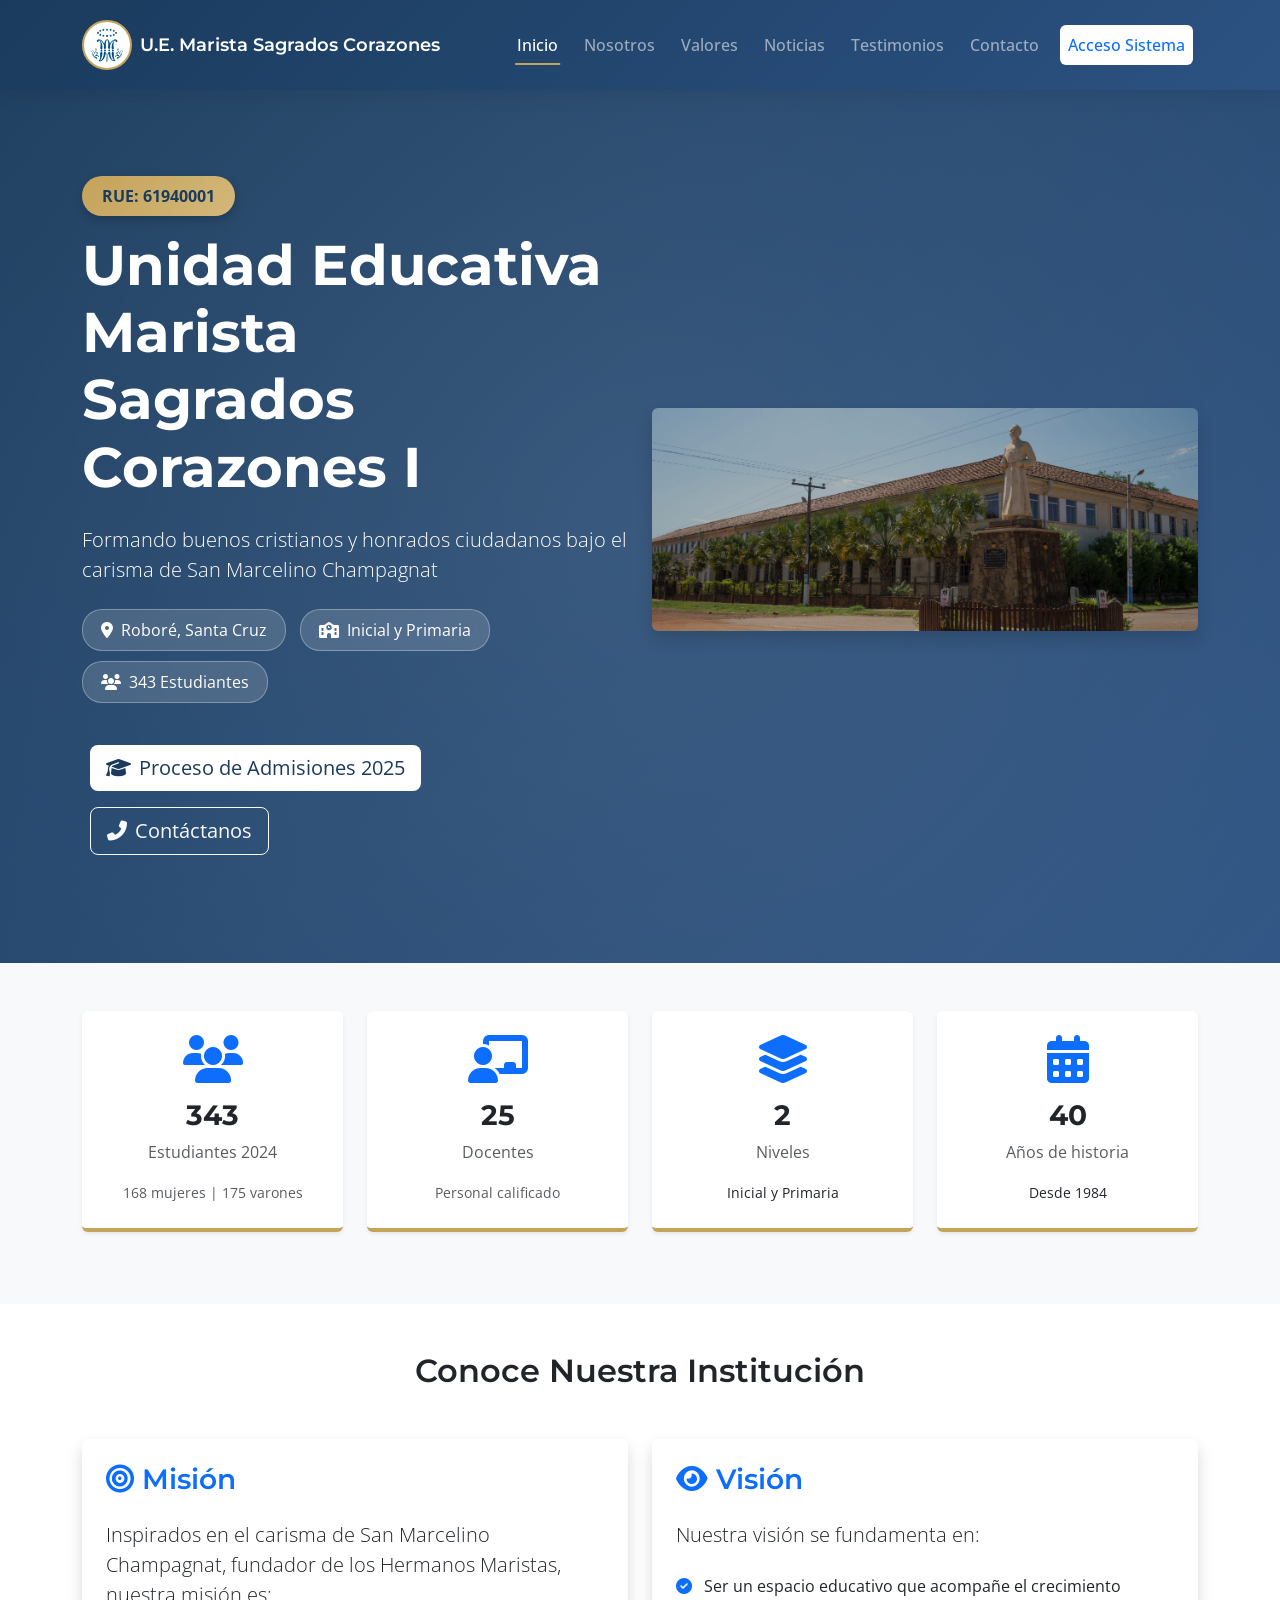
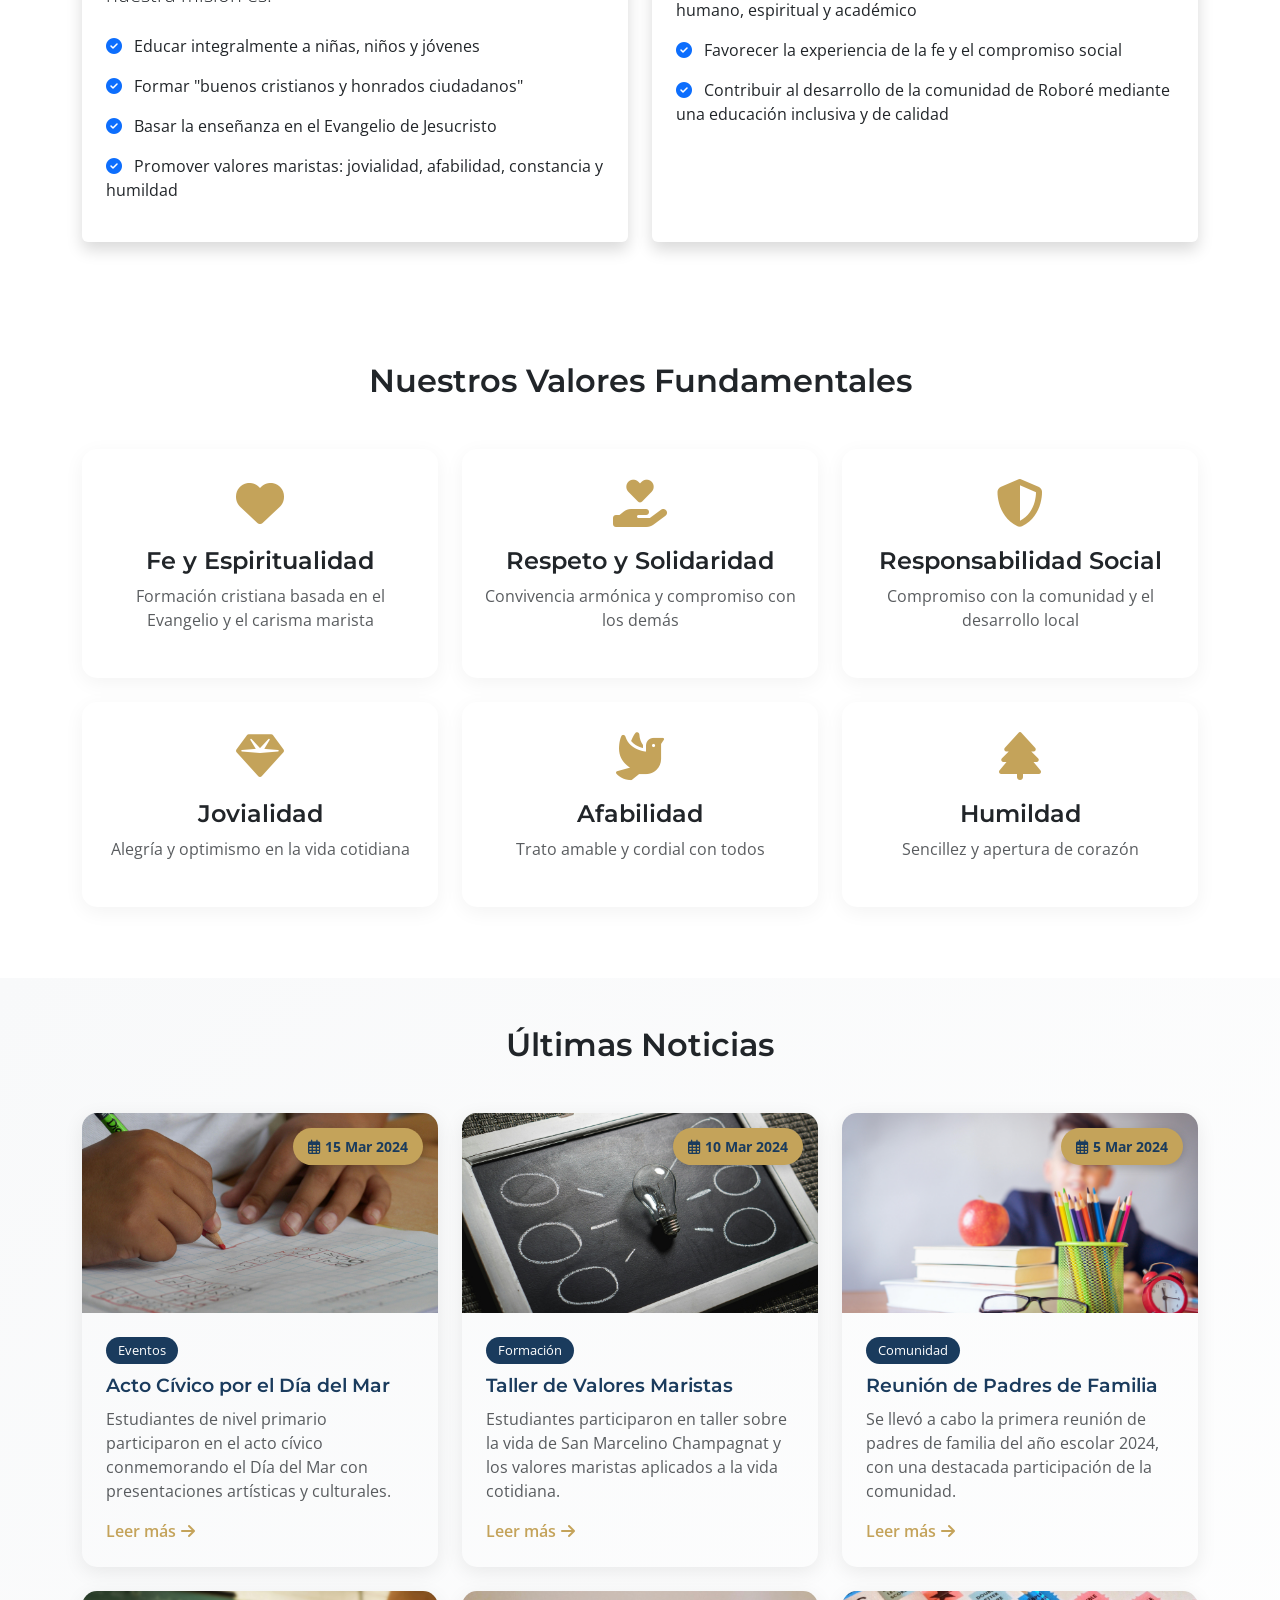
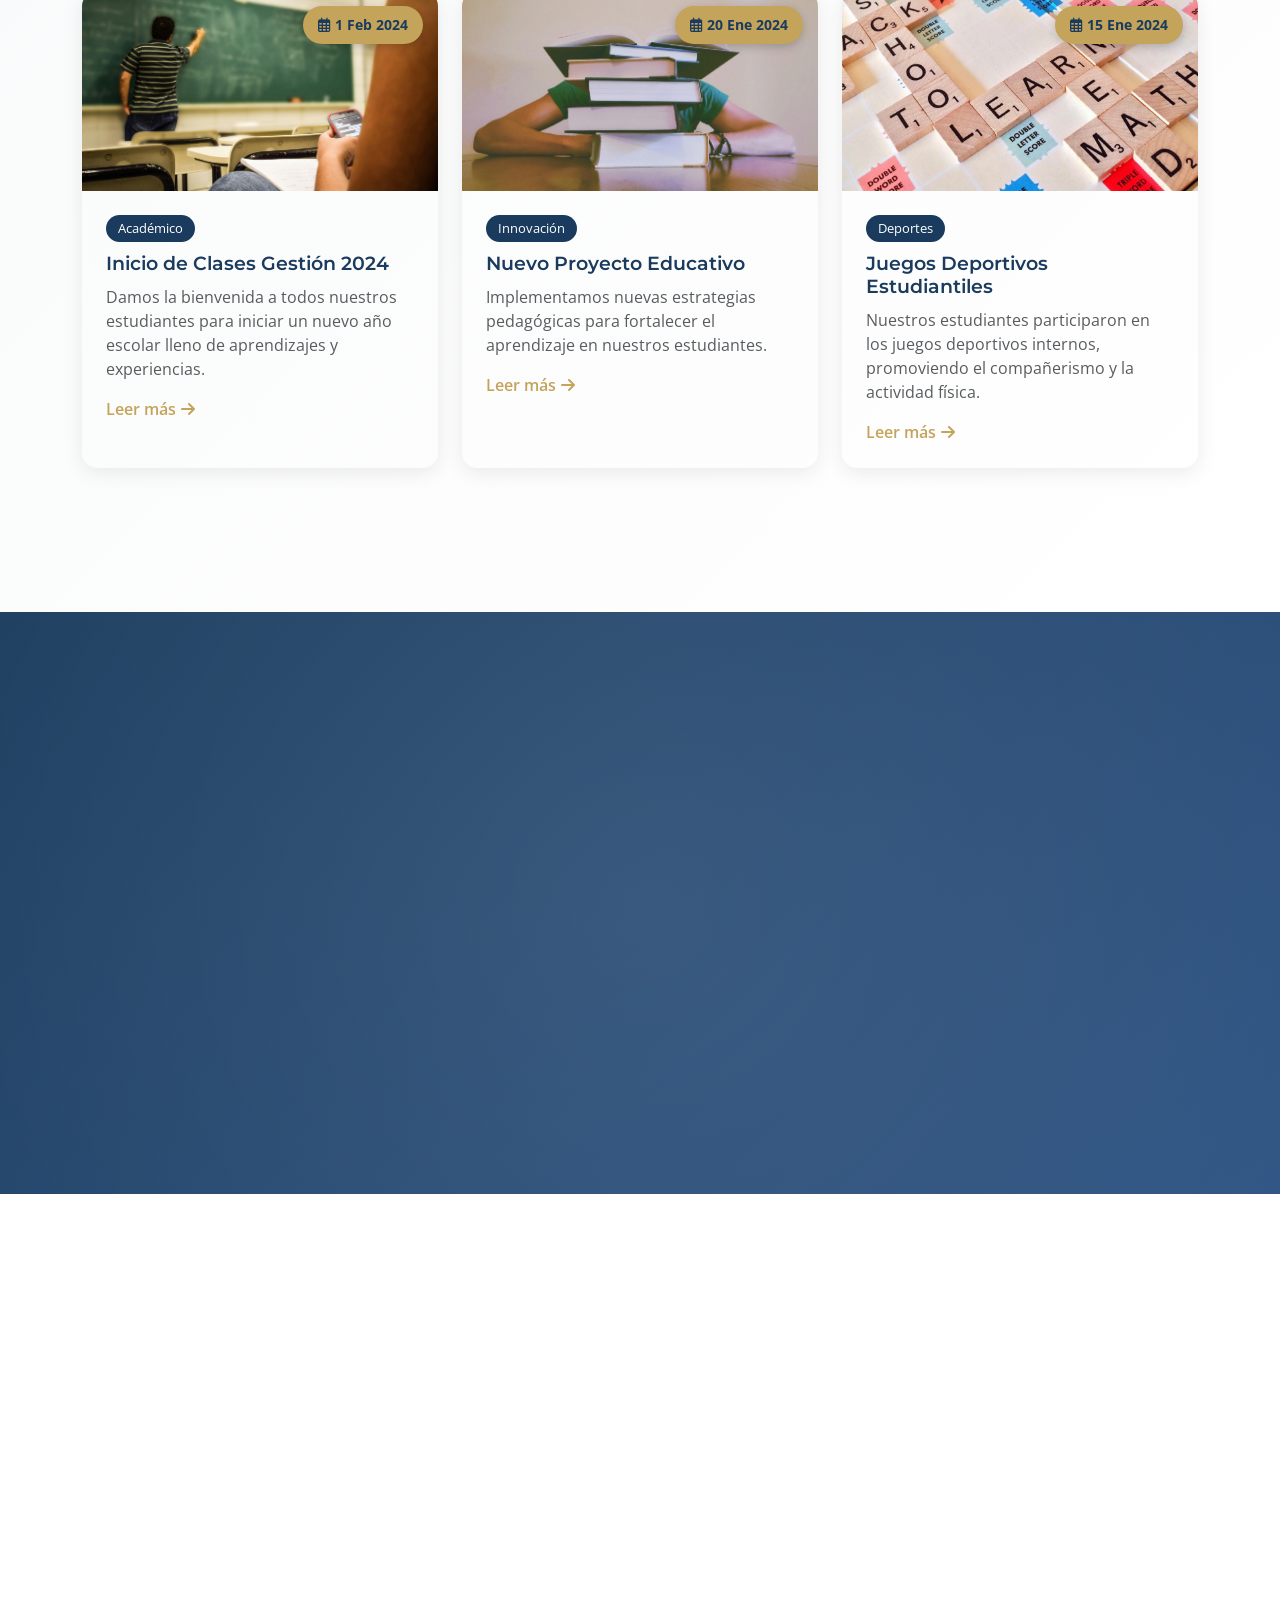
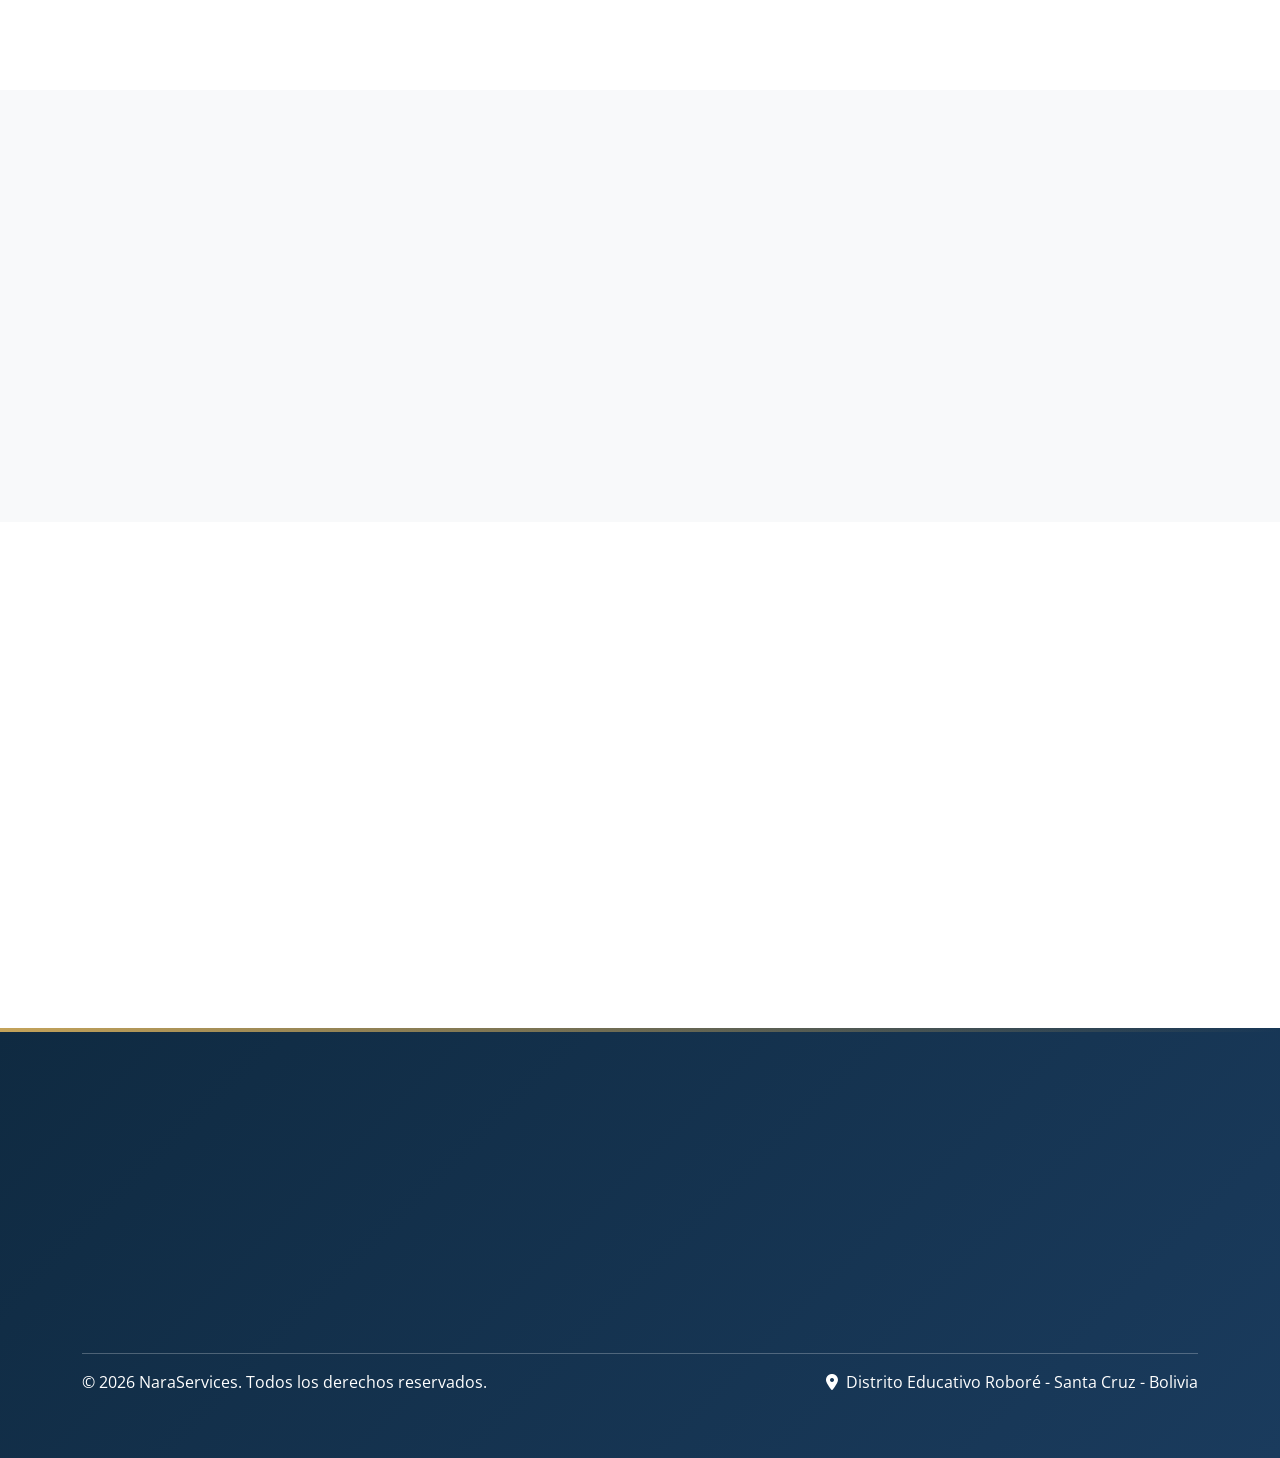
<file: index.html>
<!DOCTYPE html>
<html lang="es">
<head>
    <meta charset="UTF-8">
    <meta name="viewport" content="width=device-width, initial-scale=1.0">
    <title>Unidad Educativa Marista Sagrados Corazones I - Roboré</title>
    
    <!-- Bootstrap 5 -->
    <link href="https://cdn.jsdelivr.net/npm/bootstrap@5.3.0/dist/css/bootstrap.min.css" rel="stylesheet">
    <!-- Font Awesome -->
    <link rel="stylesheet" href="https://cdnjs.cloudflare.com/ajax/libs/font-awesome/6.4.0/css/all.min.css">
    <!-- Google Fonts -->
    <link href="https://fonts.googleapis.com/css2?family=Montserrat:wght@400;600;700&family=Open+Sans:wght@400;600&display=swap" rel="stylesheet">
    <!-- AOS Animation Library -->
    <link href="https://unpkg.com/aos@2.3.1/dist/aos.css" rel="stylesheet">
    
    <!-- Estilos personalizados -->
    <link rel="stylesheet" href="Assets/css/styleHome_2.css">
    <link rel="shortcut icon" href="Assets/images/favicon.ico">


</head>
<body>
    <!-- Loading Animation -->
    <div class="loading" id="loading">
        <div class="loading-spinner"></div>
    </div>

    <!-- Back to Top Button -->
    <button class="back-to-top" id="backToTop">
        <i class="fas fa-arrow-up"></i>
    </button>

    <!-- Navbar Institucional -->
    <nav class="navbar navbar-expand-lg navbar-dark fixed-top" id="mainNav">
        <div class="container">
            <a class="navbar-brand" href="#inicio">
                <img src="Assets/images/uploads/logoMarista.svg" alt="Logo Unidad Educativa Marista" height="50" >
                <span class="ms-2 d-none d-md-inline">U.E. Marista Sagrados Corazones</span>
            </a>
            <button class="navbar-toggler" type="button" data-bs-toggle="collapse" data-bs-target="#navbarNav">
                <span class="navbar-toggler-icon"></span>
            </button>
            <div class="collapse navbar-collapse" id="navbarNav">
                <ul class="navbar-nav ms-auto">
                    <li class="nav-item"><a class="nav-link" href="#inicio">Inicio</a></li>
                    <li class="nav-item"><a class="nav-link" href="#nosotros">Nosotros</a></li>
                    <li class="nav-item"><a class="nav-link" href="#valores">Valores</a></li>
                    <li class="nav-item"><a class="nav-link" href="#noticias">Noticias</a></li>
                    <li class="nav-item"><a class="nav-link" href="#testimonios">Testimonios</a></li>
                    <li class="nav-item"><a class="nav-link" href="#contacto">Contacto</a></li>
                    <li class="nav-item"><a class="nav-link btn btn-light text-primary ms-2" href="login.html">Acceso Sistema</a></li>
                </ul>
            </div>
        </div>
    </nav>

    <!-- Hero Section -->
    <section class="hero-section" id="inicio">
        <div class="container">
            <div class="row align-items-center">
                <div class="col-lg-6" data-aos="fade-right" data-aos-duration="1000">
                    <span class="rue-badge mb-3">RUE: 61940001</span>
                    <h1 class="display-4 fw-bold text-white mb-4">Unidad Educativa Marista<br>Sagrados Corazones I</h1>
                    <p class="lead text-white mb-4">Formando buenos cristianos y honrados ciudadanos bajo el carisma de San Marcelino Champagnat</p>
                    <div class="mb-4">
                        <span class="info-badge"><i class="fas fa-map-marker-alt me-1"></i> Roboré, Santa Cruz</span>
                        <span class="info-badge"><i class="fas fa-school me-1"></i> Inicial y Primaria</span>
                        <span class="info-badge"><i class="fas fa-users me-1"></i> 343 Estudiantes</span>
                    </div>
                    <a href="#" class="btn btn-light btn-lg me-3 m-2"><i class="fas fa-graduation-cap me-2"></i>Proceso de Admisiones 2025</a>
                    <a href="#contacto" class="btn btn-outline-light btn-lg m-2"><i class="fas fa-phone-alt me-2"></i>Contáctanos</a>
                </div>
                <div class="col-lg-6" data-aos="fade-left" data-aos-duration="1000">
                    <div class="hero-image">
                        <img src="Assets/images/bannerPerfil.png" alt="Unidad Educativa Marista Roboré" class="img-fluid rounded shadow" onerror="this.src='https://via.placeholder.com/600x400/1a3b5d/ffffff?text=U.E.+Marista+Robor%C3%A9'">
                    </div>
                </div>
            </div>
        </div>
    </section>

    <!-- Estadísticas -->
    <section class="stats-section py-5 bg-light">
        <div class="container">
            <div class="row text-center">
                <div class="col-md-3 col-6 mb-4" data-aos="zoom-in" data-aos-delay="100">
                    <div class="stat-card p-4 rounded shadow-sm">
                        <i class="fas fa-users fa-3x text-primary mb-3"></i>
                        <h3 class="fw-bold counter">343</h3>
                        <p class="text-muted">Estudiantes 2024</p>
                        <small class="text-muted">168 mujeres | 175 varones</small>
                    </div>
                </div>
                <div class="col-md-3 col-6 mb-4" data-aos="zoom-in" data-aos-delay="200">
                    <div class="stat-card p-4 rounded shadow-sm">
                        <i class="fas fa-chalkboard-teacher fa-3x text-primary mb-3"></i>
                        <h3 class="fw-bold counter">25</h3>
                        <p class="text-muted">Docentes</p>
                        <small class="text-muted">Personal calificado</small>
                    </div>
                </div>
                <div class="col-md-3 col-6 mb-4" data-aos="zoom-in" data-aos-delay="300">
                    <div class="stat-card p-4 rounded shadow-sm">
                        <i class="fas fa-layer-group fa-3x text-primary mb-3"></i>
                        <h3 class="fw-bold counter">2</h3>
                        <p class="text-muted">Niveles</p>
                        <small>Inicial y Primaria</small>
                    </div>
                </div>
                <div class="col-md-3 col-6 mb-4" data-aos="zoom-in" data-aos-delay="400">
                    <div class="stat-card p-4 rounded shadow-sm">
                        <i class="fas fa-calendar-alt fa-3x text-primary mb-3"></i>
                        <h3 class="fw-bold counter">40</h3>
                        <p class="text-muted">Años de historia</p>
                        <small>Desde 1984</small>
                    </div>
                </div>
            </div>
        </div>
    </section>

    <!-- Misión y Visión -->
    <section id="nosotros" class="py-5">
        <div class="container">
            <h2 class="text-center mb-5" data-aos="fade-up">Conoce Nuestra Institución</h2>
            <div class="row">
                <div class="col-lg-6 mb-4" data-aos="fade-right">
                    <div class="p-4 bg-white rounded shadow h-100">
                        <h3 class="text-primary mb-4"><i class="fas fa-bullseye me-2"></i>Misión</h3>
                        <p class="lead mb-4">Inspirados en el carisma de San Marcelino Champagnat, fundador de los Hermanos Maristas, nuestra misión es:</p>
                        <ul class="list-unstyled">
                            <li class="mb-3"><i class="fas fa-check-circle text-primary me-2"></i> Educar integralmente a niñas, niños y jóvenes</li>
                            <li class="mb-3"><i class="fas fa-check-circle text-primary me-2"></i> Formar "buenos cristianos y honrados ciudadanos"</li>
                            <li class="mb-3"><i class="fas fa-check-circle text-primary me-2"></i> Basar la enseñanza en el Evangelio de Jesucristo</li>
                            <li class="mb-3"><i class="fas fa-check-circle text-primary me-2"></i> Promover valores maristas: jovialidad, afabilidad, constancia y humildad</li>
                        </ul>
                    </div>
                </div>
                <div class="col-lg-6 mb-4" data-aos="fade-left">
                    <div class="p-4 bg-white rounded shadow h-100">
                        <h3 class="text-primary mb-4"><i class="fas fa-eye me-2"></i>Visión</h3>
                        <p class="lead mb-4">Nuestra visión se fundamenta en:</p>
                        <ul class="list-unstyled">
                            <li class="mb-3"><i class="fas fa-check-circle text-primary me-2"></i> Ser un espacio educativo que acompañe el crecimiento humano, espiritual y académico</li>
                            <li class="mb-3"><i class="fas fa-check-circle text-primary me-2"></i> Favorecer la experiencia de la fe y el compromiso social</li>
                            <li class="mb-3"><i class="fas fa-check-circle text-primary me-2"></i> Contribuir al desarrollo de la comunidad de Roboré mediante una educación inclusiva y de calidad</li>
                        </ul>
                    </div>
                </div>
            </div>
        </div>
    </section>

    <!-- Valores Fundamentales -->
    <section id="valores" class="values-section py-5">
        <div class="container">
            <h2 class="text-center mb-5" data-aos="fade-up">Nuestros Valores Fundamentales</h2>
            <div class="row">
                <div class="col-md-4 mb-4" data-aos="flip-left" data-aos-delay="100">
                    <div class="value-card">
                        <i class="fas fa-heart"></i>
                        <h4>Fe y Espiritualidad</h4>
                        <p class="text-muted">Formación cristiana basada en el Evangelio y el carisma marista</p>
                    </div>
                </div>
                <div class="col-md-4 mb-4" data-aos="flip-left" data-aos-delay="200">
                    <div class="value-card">
                        <i class="fas fa-hand-holding-heart"></i>
                        <h4>Respeto y Solidaridad</h4>
                        <p class="text-muted">Convivencia armónica y compromiso con los demás</p>
                    </div>
                </div>
                <div class="col-md-4 mb-4" data-aos="flip-left" data-aos-delay="300">
                    <div class="value-card">
                        <i class="fas fa-shield-alt"></i>
                        <h4>Responsabilidad Social</h4>
                        <p class="text-muted">Compromiso con la comunidad y el desarrollo local</p>
                    </div>
                </div>
                <div class="col-md-4 mb-4" data-aos="flip-left" data-aos-delay="400">
                    <div class="value-card">
                        <i class="fas fa-gem"></i>
                        <h4>Jovialidad</h4>
                        <p class="text-muted">Alegría y optimismo en la vida cotidiana</p>
                    </div>
                </div>
                <div class="col-md-4 mb-4" data-aos="flip-left" data-aos-delay="500">
                    <div class="value-card">
                        <i class="fas fa-dove"></i>
                        <h4>Afabilidad</h4>
                        <p class="text-muted">Trato amable y cordial con todos</p>
                    </div>
                </div>
                <div class="col-md-4 mb-4" data-aos="flip-left" data-aos-delay="600">
                    <div class="value-card">
                        <i class="fas fa-tree"></i>
                        <h4>Humildad</h4>
                        <p class="text-muted">Sencillez y apertura de corazón</p>
                    </div>
                </div>
            </div>
        </div>
    </section>

    <!-- Últimas Noticias -->
    <section id="noticias" class="news-section py-5">
        <div class="container">
            <h2 class="text-center mb-5" data-aos="fade-up">Últimas Noticias</h2>
            <div class="row">
                <div class="col-lg-4 col-md-6 mb-4" data-aos="fade-up" data-aos-delay="100">
                    <div class="news-card">
                        <div class="news-image">
                            <img src="Assets/images/notice/nt_1.jpg" alt="Acto Cívico">
                            <span class="news-date"><i class="far fa-calendar-alt me-1"></i>15 Mar 2024</span>
                        </div>
                        <div class="p-4">
                            <span class="news-category">Eventos</span>
                            <h3 class="news-title">Acto Cívico por el Día del Mar</h3>
                            <p class="text-muted mb-3">Estudiantes de nivel primario participaron en el acto cívico conmemorando el Día del Mar con presentaciones artísticas y culturales.</p>
                            <a href="#" class="read-more">Leer más <i class="fas fa-arrow-right"></i></a>
                        </div>
                    </div>
                </div>
                <div class="col-lg-4 col-md-6 mb-4" data-aos="fade-up" data-aos-delay="200">
                    <div class="news-card">
                        <div class="news-image">
                            <img src="Assets/images/notice/nt_2.jpg" alt="Taller de Valores">
                            <span class="news-date"><i class="far fa-calendar-alt me-1"></i>10 Mar 2024</span>
                        </div>
                        <div class="p-4">
                            <span class="news-category">Formación</span>
                            <h3 class="news-title">Taller de Valores Maristas</h3>
                            <p class="text-muted mb-3">Estudiantes participaron en taller sobre la vida de San Marcelino Champagnat y los valores maristas aplicados a la vida cotidiana.</p>
                            <a href="#" class="read-more">Leer más <i class="fas fa-arrow-right"></i></a>
                        </div>
                    </div>
                </div>
                <div class="col-lg-4 col-md-6 mb-4" data-aos="fade-up" data-aos-delay="300">
                    <div class="news-card">
                        <div class="news-image">
                            <img src="Assets/images/notice/nt_3.jpg" alt="Reunión de Padres">
                            <span class="news-date"><i class="far fa-calendar-alt me-1"></i>5 Mar 2024</span>
                        </div>
                        <div class="p-4">
                            <span class="news-category">Comunidad</span>
                            <h3 class="news-title">Reunión de Padres de Familia</h3>
                            <p class="text-muted mb-3">Se llevó a cabo la primera reunión de padres de familia del año escolar 2024, con una destacada participación de la comunidad.</p>
                            <a href="#" class="read-more">Leer más <i class="fas fa-arrow-right"></i></a>
                        </div>
                    </div>
                </div>
                <div class="col-lg-4 col-md-6 mb-4" data-aos="fade-up" data-aos-delay="400">
                    <div class="news-card">
                        <div class="news-image">
                            <img src="Assets/images/notice/nt_4.jpg" alt="Inicio de Clases">
                            <span class="news-date"><i class="far fa-calendar-alt me-1"></i>1 Feb 2024</span>
                        </div>
                        <div class="p-4">
                            <span class="news-category">Académico</span>
                            <h3 class="news-title">Inicio de Clases Gestión 2024</h3>
                            <p class="text-muted mb-3">Damos la bienvenida a todos nuestros estudiantes para iniciar un nuevo año escolar lleno de aprendizajes y experiencias.</p>
                            <a href="#" class="read-more">Leer más <i class="fas fa-arrow-right"></i></a>
                        </div>
                    </div>
                </div>
                <div class="col-lg-4 col-md-6 mb-4" data-aos="fade-up" data-aos-delay="500">
                    <div class="news-card">
                        <div class="news-image">
                            <img src="Assets/images/notice/nt_5.jpg" alt="Proyecto Educativo">
                            <span class="news-date"><i class="far fa-calendar-alt me-1"></i>20 Ene 2024</span>
                        </div>
                        <div class="p-4">
                            <span class="news-category">Innovación</span>
                            <h3 class="news-title">Nuevo Proyecto Educativo</h3>
                            <p class="text-muted mb-3">Implementamos nuevas estrategias pedagógicas para fortalecer el aprendizaje en nuestros estudiantes.</p>
                            <a href="#" class="read-more">Leer más <i class="fas fa-arrow-right"></i></a>
                        </div>
                    </div>
                </div>
                <div class="col-lg-4 col-md-6 mb-4" data-aos="fade-up" data-aos-delay="600">
                    <div class="news-card">
                        <div class="news-image">
                            <img src="Assets/images/notice/nt_6.jpg" alt="Actividades Deportivas">
                            <span class="news-date"><i class="far fa-calendar-alt me-1"></i>15 Ene 2024</span>
                        </div>
                        <div class="p-4">
                            <span class="news-category">Deportes</span>
                            <h3 class="news-title">Juegos Deportivos Estudiantiles</h3>
                            <p class="text-muted mb-3">Nuestros estudiantes participaron en los juegos deportivos internos, promoviendo el compañerismo y la actividad física.</p>
                            <a href="#" class="read-more">Leer más <i class="fas fa-arrow-right"></i></a>
                        </div>
                    </div>
                </div>
            </div>
            <div class="text-center mt-4" data-aos="fade-up">
                <a href="#" class="btn btn-primary btn-lg"><i class="fas fa-newspaper me-2"></i>Ver todas las noticias</a>
            </div>
        </div>
    </section>

    <!-- Testimonios -->
    <section id="testimonios" class="testimonials-section py-5">
        <div class="container">
            <h2 class="text-center text-white mb-5" data-aos="fade-up">Lo que dicen nuestros padres de familia</h2>
            <div class="row">
                <div class="col-md-4 mb-4" data-aos="fade-right" data-aos-delay="100">
                    <div class="testimonial-card">
                        <img src="Assets/images/testimonio/tes_1.jpg" alt="Padre de familia" class="testimonial-image">
                        <p class="testimonial-text">Estoy muy agradecida con la formación que reciben mis hijos en esta institución. Los valores maristas se reflejan en su comportamiento diario.</p>
                        <h5 class="testimonial-author">María Fernández</h5>
                        <p class="testimonial-role">Madre de familia</p>
                    </div>
                </div>
                <div class="col-md-4 mb-4" data-aos="fade-up" data-aos-delay="200">
                    <div class="testimonial-card">
                        <img src="Assets/images/testimonio/tes_2.jpg" alt="Padre de familia" class="testimonial-image">
                        <p class="testimonial-text">Excelente nivel académico y sobre todo la calidez humana de los docentes. Mi hija ama venir al colegio cada día.</p>
                        <h5 class="testimonial-author">Juan Carlos Gutiérrez</h5>
                        <p class="testimonial-role">Padre de familia</p>
                    </div>
                </div>
                <div class="col-md-4 mb-4" data-aos="fade-left" data-aos-delay="300">
                    <div class="testimonial-card">
                        <img src="Assets/images/testimonio/tes_3.jpg" alt="Padre de familia" class="testimonial-image">
                        <p class="testimonial-text">La educación basada en valores y el acompañamiento espiritual han sido fundamentales en el desarrollo de mis hijos.</p>
                        <h5 class="testimonial-author">Rosa Méndez</h5>
                        <p class="testimonial-role">Madre de familia</p>
                    </div>
                </div>
            </div>
        </div>
    </section>

    <!-- Niveles Educativos -->
    <section class="courses-section py-5">
        <div class="container">
            <h2 class="text-center mb-5" data-aos="fade-up">Niveles Educativos</h2>
            <div class="row">
                <div class="col-md-6 mb-4" data-aos="fade-right">
                    <div class="card course-card h-100 shadow">
                        <div class="card-header bg-primary text-white text-center">
                            <h4 class="mb-0"><i class="fas fa-child me-2"></i>Nivel Inicial</h4>
                        </div>
                        <div class="card-body">
                            <p><strong><i class="fas fa-clock me-2"></i>Turno:</strong> Mañana</p>
                            <p><strong><i class="fas fa-birthday-cake me-2"></i>Edades:</strong> 4-5 años</p>
                            <p><strong><i class="fas fa-school me-2"></i>Cursos:</strong> Pre-kínder y Kínder</p>
                            <div class="progress mb-3">
                                <div class="progress-bar" style="width: 75%">Cupo: 75%</div>
                            </div>
                            <p class="text-muted">Formación inicial en valores y desarrollo psicomotriz</p>
                        </div>
                    </div>
                </div>
                <div class="col-md-6 mb-4" data-aos="fade-left">
                    <div class="card course-card h-100 shadow">
                        <div class="card-header bg-primary text-white text-center">
                            <h4 class="mb-0"><i class="fas fa-user-graduate me-2"></i>Nivel Primario</h4>
                        </div>
                        <div class="card-body">
                            <p><strong><i class="fas fa-clock me-2"></i>Turno:</strong> Mañana</p>
                            <p><strong><i class="fas fa-book me-2"></i>Cursos:</strong> 1ro a 6to de Primaria</p>
                            <p><strong><i class="fas fa-star me-2"></i>Énfasis:</strong> Formación integral académica y en valores</p>
                            <div class="progress mb-3">
                                <div class="progress-bar" style="width: 90%">Cupo: 90%</div>
                            </div>
                            <p class="text-muted">Educación de calidad con enfoque marista</p>
                        </div>
                    </div>
                </div>
            </div>
        </div>
    </section>

    <!-- Información Institucional -->
    <section class="bg-light py-5">
        <div class="container">
            <div class="row">
                <div class="col-lg-6 mb-4" data-aos="fade-right">
                    <div class="bg-white p-4 rounded shadow h-100">
                        <h3 class="text-primary mb-4"><i class="fas fa-university me-2"></i>Datos Institucionales</h3>
                        <ul class="list-unstyled">
                            <li class="mb-3"><strong><i class="fas fa-tag me-2"></i>Tipo:</strong> Unidad Educativa Fiscal</li>
                            <li class="mb-3"><strong><i class="fas fa-qrcode me-2"></i>Código RUE:</strong> 61940001</li>
                            <li class="mb-3"><strong><i class="fas fa-building me-2"></i>Dependencia:</strong> Fiscal</li>
                            <li class="mb-3"><strong><i class="fas fa-map-pin me-2"></i>Ubicación:</strong> Área rural, Distrito Educativo Roboré</li>
                            <li class="mb-3"><strong><i class="fas fa-layers me-2"></i>Niveles:</strong> Inicial y Primaria</li>
                        </ul>
                    </div>
                </div>
                <div class="col-lg-6 mb-4" data-aos="fade-left">
                    <div class="bg-white p-4 rounded shadow h-100">
                        <h3 class="text-primary mb-4"><i class="fas fa-chart-line me-2"></i>Matrícula 2024</h3>
                        <div class="d-flex justify-content-around text-center mb-4">
                            <div>
                                <h4 class="text-primary">168</h4>
                                <p>Mujeres</p>
                            </div>
                            <div>
                                <h4 class="text-primary">175</h4>
                                <p>Varones</p>
                            </div>
                            <div>
                                <h4 class="text-primary">343</h4>
                                <p>Total</p>
                            </div>
                        </div>
                        <div class="progress mb-3" style="height: 25px;">
                            <div class="progress-bar bg-primary" style="width: 49%">Mujeres 49%</div>
                            <div class="progress-bar bg-secondary" style="width: 51%">Varones 51%</div>
                        </div>
                        <p class="text-muted mt-3"><i class="fas fa-info-circle me-2"></i>Distribución equitativa que refleja nuestro compromiso con la educación inclusiva.</p>
                    </div>
                </div>
            </div>
        </div>
    </section>

    <!-- Contacto -->
    <section id="contacto" class="py-5">
        <div class="container">
            <h2 class="text-center mb-5" data-aos="fade-up">Información de Contacto</h2>
            <div class="row">
                <div class="col-md-4 mb-4" data-aos="flip-up" data-aos-delay="100">
                    <div class="contact-info text-center">
                        <i class="fas fa-map-marker-alt"></i>
                        <h5>Dirección</h5>
                        <p>Calle España Nro. 51<br>Roboré, Provincia Chiquitos<br>Santa Cruz - Bolivia</p>
                        <a href="https://maps.google.com" target="_blank" class="btn btn-outline-primary btn-sm">Ver en mapa <i class="fas fa-external-link-alt ms-1"></i></a>
                    </div>
                </div>
                <div class="col-md-4 mb-4" data-aos="flip-up" data-aos-delay="200">
                    <div class="contact-info text-center">
                        <i class="fas fa-phone"></i>
                        <h5>Teléfonos</h5>
                        <p class="mb-1">39742039</p>
                        <p>74939940</p>
                        <a href="tel:39742039" class="btn btn-outline-primary btn-sm">Llamar ahora <i class="fas fa-phone-alt ms-1"></i></a>
                    </div>
                </div>
                <div class="col-md-4 mb-4" data-aos="flip-up" data-aos-delay="300">
                    <div class="contact-info text-center">
                        <i class="fas fa-clock"></i>
                        <h5>Horario de Atención</h5>
                        <p>Lunes a Viernes<br>7:30 - 12:30</p>
                        <a href="#" class="btn btn-outline-primary btn-sm">Agendar visita <i class="fas fa-calendar-check ms-1"></i></a>
                    </div>
                </div>
            </div>
        </div>
    </section>

    <!-- Footer -->
    <footer class="bg-dark text-white py-5">
        <div class="container">
            <div class="row">
                <div class="col-lg-4 mb-4" data-aos="fade-right">
                    <h4>Unidad Educativa Marista<br>Sagrados Corazones I</h4>
                    <p>Educación de excelencia basada en valores maristas, formando buenos cristianos y honrados ciudadanos desde 1984</p>
                    <p class="mt-3"><strong><i class="fas fa-qrcode me-2"></i>Código RUE:</strong> 61940001</p>
                    <div class="social-icons mt-3">
                        <a href="#" class="text-white me-3"><i class="fab fa-facebook fa-2x"></i></a>
                        <a href="#" class="text-white me-3"><i class="fab fa-twitter fa-2x"></i></a>
                        <a href="#" class="text-white"><i class="fab fa-instagram fa-2x"></i></a>
                    </div>
                </div>
                <div class="col-lg-4 mb-4" data-aos="fade-up">
                    <h4>Contacto</h4>
                    <p><i class="fas fa-map-marker-alt me-2"></i> Calle España Nro. 51, Roboré, Santa Cruz</p>
                    <p><i class="fas fa-phone me-2"></i> 39742039 / 74939940</p>
                    <p><i class="fas fa-envelope me-2"></i> info@maristarobore.bo</p>
                    <p><i class="fas fa-clock me-2"></i> Lunes a Viernes, 7:30 - 12:30</p>
                </div>
                <div class="col-lg-4 mb-4" data-aos="fade-left">
                    <h4>Enlaces Rápidos</h4>
                    <ul class="list-unstyled">
                        <li class="mb-2"><a href="#inicio" class="text-white text-decoration-none"><i class="fas fa-chevron-right me-2"></i>Inicio</a></li>
                        <li class="mb-2"><a href="#nosotros" class="text-white text-decoration-none"><i class="fas fa-chevron-right me-2"></i>Nosotros</a></li>
                        <li class="mb-2"><a href="#valores" class="text-white text-decoration-none"><i class="fas fa-chevron-right me-2"></i>Valores</a></li>
                        <li class="mb-2"><a href="#noticias" class="text-white text-decoration-none"><i class="fas fa-chevron-right me-2"></i>Noticias</a></li>
                        <li class="mb-2"><a href="#contacto" class="text-white text-decoration-none"><i class="fas fa-chevron-right me-2"></i>Contacto</a></li>
                        <li class="mb-2"><a href="login.html" class="text-white text-decoration-none"><i class="fas fa-chevron-right me-2"></i>Acceso al Sistema</a></li>
                    </ul>
                </div>
            </div>
            <hr class="bg-white opacity-25">
            <div class="row">
                <div class="col-md-6">
                    <p>&copy; 2026 NaraServices. Todos los derechos reservados.</p>
                </div>
                <div class="col-md-6 text-md-end">
                    <p><i class="fas fa-map-marker-alt me-2"></i>Distrito Educativo Roboré - Santa Cruz - Bolivia</p>
                </div>
            </div>
        </div>
    </footer>

    <!-- Scripts -->
    <script src="https://cdn.jsdelivr.net/npm/bootstrap@5.3.0/dist/js/bootstrap.bundle.min.js"></script>
    <script src="https://unpkg.com/aos@2.3.1/dist/aos.js"></script>
    <script src="Assets/js/home_2.js"></script>

</body>
</html>
</file>
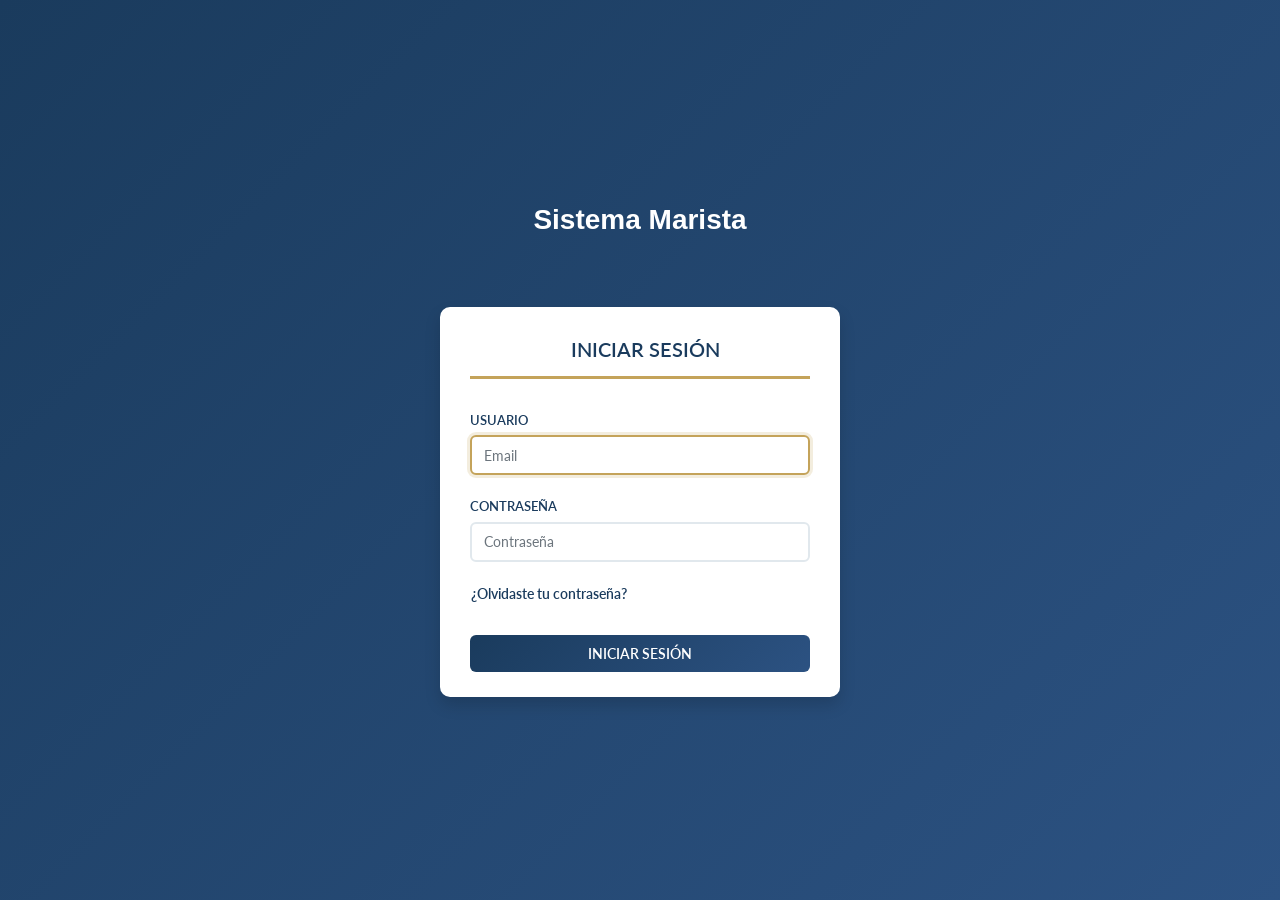
<file: login.html>
<!DOCTYPE html>
<html lang="es">
  <head>
    <meta charset="utf-8">
    <meta http-equiv="X-UA-Compatible" content="IE=edge">
    <meta name="viewport" content="width=device-width, initial-scale=1">
    <meta name="author" content="Abel OSH">
    <meta name="theme-color" content="#009688">
    <link rel="shortcut icon" href="Assets/images/favicon.ico">
    <!-- Main CSS-->
    <link rel="stylesheet" type="text/css" href="Assets/css/main.css">
    <link rel="stylesheet" type="text/css" href="Assets/css/style.css">
    <link rel="stylesheet" type="text/css" href="Assets/css/Template_Marista_2.css"> 

    
    <title>Sistema Marista</title>
  </head>
  <body>
    <section class="material-half-bg">
      <div class="cover"></div>
    </section>
    <section class="login-content">
      <div class="logo">
        <h1>Sistema Marista</h1>
      </div>
      <div class="login-box">
        <div id="divLoading" >
          <div>
            <img src="Assets/images/loading.svg" alt="Loading">
          </div>
        </div>
        <form class="login-form" name="formLogin" id="formLogin" action="">
          <h3 class="login-head"><i class="fa fa-lg fa-fw fa-user"></i>INICIAR SESIÓN</h3>
          <div class="form-group">
            <label class="control-label">USUARIO</label>
            <input id="txtEmail" name="txtEmail" class="form-control" type="text" placeholder="Email" autofocus>
          </div>
          <div class="form-group">
            <label class="control-label">CONTRASEÑA</label>
            <input id="txtPassword" name="txtPassword" class="form-control" type="password" placeholder="Contraseña">
          </div>
          <div class="form-group">
            <div class="utility">
              <p class="semibold-text mb-2"><a href="#" data-toggle="flip">¿Olvidaste tu contraseña?</a></p>
            </div>
          </div>
          <div id="alertLogin" class="text-center"></div>
          <div class="form-group btn-container">
            <button type="submit" class="btn btn-primary btn-block"><i class="fas fa-sign-in-alt"></i> INICIAR SESIÓN</button>
          </div>
        </form>
        <form id="formRecetPass" name="formRecetPass" class="forget-form" action="">
          <h3 class="login-head"><i class="fa fa-lg fa-fw fa-lock"></i>¿Olvidaste contraseña?</h3>
          <div class="form-group">
            <label class="control-label">EMAIL</label>
            <input id="txtEmailReset" name="txtEmailReset" class="form-control" type="email" placeholder="Email">
          </div>
          <div class="form-group btn-container">
            <button type="submit" class="btn btn-primary btn-block"><i class="fa fa-unlock fa-lg fa-fw"></i>REINICIAR</button>
          </div>
          <div class="form-group mt-3 utility">
            <p class="semibold-text mb-0"><a href="#" data-toggle="flip"><i class="fa fa-angle-left fa-fw"></i> Iniciar sesión</a></p>
          </div>
        </form>
      </div>
    </section>
    <script>
        const base_url = "<?= base_url(); ?>";
    </script>
    <!-- Essential javascripts for application to work-->
    <script src="Assets/js/jquery-3.3.1.min.js"></script>
    <script src="Assets/js/popper.min.js"></script>
    <script src="Assets/js/bootstrap.min.js"></script>
    <script src="Assets/js/fontawesome.js"></script>
    <script src="Assets/js/main.js"></script>

    <script src="Assets/js/functions_admin.js"></script>
    <!-- The javascript plugin to display page loading on top-->
    <script src="Assets/js/plugins/pace.min.js"></script>
    <script type="text/javascript" src="Assets/js/plugins/sweetalert.min.js"></script>
    <script src="Assets/js/functions_login.js"></script>
  </body>
</html>
</file>
<file: Assets/css/styleHome_2.css>
:root {
    --marista-blue: #1a3b5d;
    --marista-light: #f8f9fa;
    --marista-gold: #c4a35a;
    --marista-gold-light: #d4b87a;
    --marista-blue-light: #2c5282;
    --transition-speed: 0.3s;
}

* {
    margin: 0;
    padding: 0;
    box-sizing: border-box;
}

body {
    font-family: 'Open Sans', sans-serif;
    padding-top: 76px;
    overflow-x: hidden;
}

h1, h2, h3, h4, h5 {
    font-family: 'Montserrat', sans-serif;
    font-weight: 600;
}

/* Navbar Styles */
.navbar {
    background: linear-gradient(135deg, var(--marista-blue) 0%, var(--marista-blue-light) 100%);
    box-shadow: 0 2px 20px rgba(0,0,0,0.1);
    transition: all var(--transition-speed) ease;
    padding: 15px 0;
    width: 100vw !important;
    max-width: 100vw !important;
    left: 0 !important;
    right: 0 !important;
    text-align: center;
}

.navbar.scrolled {
    padding: 10px 0;
    background: linear-gradient(135deg, var(--marista-blue) 95%, var(--marista-gold) 100%);
}

.navbar-brand {
    display: flex;
    align-items: center;
    transition: transform var(--transition-speed) ease;
}

.navbar-brand:hover {
    transform: scale(1.05);
}

.navbar-brand img {
    border-radius: 50%;
    border: 2px solid var(--marista-gold);
    transition: all var(--transition-speed) ease;
    padding: 5px;
    background-color: white;
}

.navbar-brand:hover img {
    border-color: white;
    transform: rotate(360deg);
}

.navbar-brand span {
    font-family: 'Montserrat', sans-serif;
    font-weight: 600;
    font-size: 1.1rem;
}

@media (max-width: 768px) {
    .navbar-brand span {
        font-size: 0.9rem;
    }
}

.nav-link {
    position: relative;
    margin: 0 5px;
    font-weight: 500;
    transition: color var(--transition-speed) ease;
}

.nav-link::after {
    content: '';
    position: absolute;
    bottom: 0;
    left: 50%;
    transform: translateX(-50%);
    width: 0;
    height: 2px;
    background: var(--marista-gold);
    transition: width var(--transition-speed) ease;
}

.nav-link:hover::after,
.nav-link.active::after {
    width: 80%;
}

.btn-light {
    background: white;
    color: var(--marista-blue);
    border: none;
    transition: all var(--transition-speed) ease;
}

.btn-light:hover {
    background: var(--marista-gold);
    color: var(--marista-blue);
    transform: translateY(-2px);
    box-shadow: 0 5px 15px rgba(0,0,0,0.2);
}

/* Hero Section */
.hero-section {
    background: linear-gradient(135deg, var(--marista-blue) 0%, var(--marista-blue-light) 100%);
    padding: 100px 0;
    color: white;
    position: relative;
    overflow: hidden;
}

.hero-section::before {
    content: '';
    position: absolute;
    top: -50%;
    right: -50%;
    width: 200%;
    height: 200%;
    background: radial-gradient(circle, rgba(255,255,255,0.1) 0%, transparent 70%);
    animation: rotate 20s linear infinite;
}

@keyframes rotate {
    from { transform: rotate(0deg); }
    to { transform: rotate(360deg); }
}

.hero-section .container {
    position: relative;
    z-index: 1;
}

.rue-badge {
    background: linear-gradient(135deg, var(--marista-gold), var(--marista-gold-light));
    color: var(--marista-blue);
    font-weight: bold;
    padding: 8px 20px;
    border-radius: 30px;
    display: inline-block;
    box-shadow: 0 4px 10px rgba(0,0,0,0.2);
    animation: pulse 2s infinite;
}

@keyframes pulse {
    0% { transform: scale(1); }
    50% { transform: scale(1.05); }
    100% { transform: scale(1); }
}

.info-badge {
    background-color: rgba(255,255,255,0.15);
    backdrop-filter: blur(5px);
    border-radius: 20px;
    padding: 8px 18px;
    margin-right: 10px;
    margin-bottom: 10px;
    display: inline-block;
    border: 1px solid rgba(255,255,255,0.3);
    transition: all var(--transition-speed) ease;
}

.info-badge:hover {
    background-color: rgba(255,255,255,0.25);
    transform: translateY(-2px);
}

.hero-image {
    position: relative;
    animation: float 6s ease-in-out infinite;
}

@keyframes float {
    0%, 100% { transform: translateY(0); }
    50% { transform: translateY(-20px); }
}

/* Stats Section */
.stat-card {
    background: white;
    transition: all var(--transition-speed) cubic-bezier(0.4, 0, 0.2, 1);
    border-bottom: 4px solid var(--marista-gold);
    cursor: pointer;
    position: relative;
    overflow: hidden;
}

.stat-card::before {
    content: '';
    position: absolute;
    top: 0;
    left: -100%;
    width: 100%;
    height: 100%;
    background: linear-gradient(90deg, transparent, rgba(255,255,255,0.2), transparent);
    transition: left 0.5s ease;
}

.stat-card:hover {
    transform: translateY(-10px) scale(1.02);
    box-shadow: 0 15px 30px rgba(0,0,0,0.15);
}

.stat-card:hover::before {
    left: 100%;
}

.stat-card i {
    transition: transform var(--transition-speed) ease;
}

.stat-card:hover i {
    transform: scale(1.2) rotate(360deg);
}

/* Value Cards */
.value-card {
    text-align: center;
    padding: 30px 20px;
    background: white;
    border-radius: 15px;
    box-shadow: 0 5px 20px rgba(0,0,0,0.05);
    height: 100%;
    transition: all var(--transition-speed) cubic-bezier(0.4, 0, 0.2, 1);
    position: relative;
    overflow: hidden;
    cursor: pointer;
}

.value-card::before {
    content: '';
    position: absolute;
    top: 0;
    left: 0;
    width: 100%;
    height: 100%;
    background: linear-gradient(135deg, var(--marista-blue), transparent);
    opacity: 0;
    transition: opacity var(--transition-speed) ease;
    z-index: 1;
}

.value-card:hover {
    transform: translateY(-10px);
    box-shadow: 0 20px 40px rgba(26, 59, 93, 0.2);
}

.value-card:hover::before {
    opacity: 0.05;
}

.value-card i {
    color: var(--marista-gold);
    font-size: 3rem;
    margin-bottom: 20px;
    transition: all var(--transition-speed) ease;
    position: relative;
    z-index: 2;
}

.value-card:hover i {
    transform: scale(1.2);
    color: var(--marista-blue);
}

.value-card h4,
.value-card p {
    position: relative;
    z-index: 2;
}

/* News Section */
.news-section {
    background: linear-gradient(135deg, var(--marista-light) 0%, #ffffff 100%);
}

.news-card {
    border: none;
    border-radius: 15px;
    overflow: hidden;
    box-shadow: 0 5px 20px rgba(0,0,0,0.08);
    transition: all var(--transition-speed) cubic-bezier(0.4, 0, 0.2, 1);
    height: 100%;
}

.news-card:hover {
    transform: translateY(-10px);
    box-shadow: 0 20px 40px rgba(0,0,0,0.15);
}

.news-image {
    position: relative;
    overflow: hidden;
    height: 200px;
}

.news-image img {
    width: 100%;
    height: 100%;
    object-fit: cover;
    transition: transform 0.5s ease;
}

.news-card:hover .news-image img {
    transform: scale(1.1);
}

.news-date {
    position: absolute;
    top: 15px;
    right: 15px;
    background: var(--marista-gold);
    color: var(--marista-blue);
    padding: 8px 15px;
    border-radius: 25px;
    font-weight: bold;
    font-size: 0.9rem;
    z-index: 2;
    box-shadow: 0 3px 10px rgba(0,0,0,0.2);
}

.news-category {
    display: inline-block;
    background: var(--marista-blue);
    color: white;
    padding: 4px 12px;
    border-radius: 20px;
    font-size: 0.8rem;
    margin-bottom: 10px;
}

.news-title {
    font-size: 1.2rem;
    font-weight: 600;
    margin-bottom: 10px;
    color: var(--marista-blue);
}

.read-more {
    color: var(--marista-gold);
    text-decoration: none;
    font-weight: 600;
    display: inline-flex;
    align-items: center;
    gap: 5px;
    transition: gap var(--transition-speed) ease;
}

.read-more:hover {
    gap: 10px;
    color: var(--marista-blue);
}

/* Testimonials Section */
.testimonials-section {
    background: linear-gradient(135deg, var(--marista-blue) 0%, var(--marista-blue-light) 100%);
    color: white;
    position: relative;
    overflow: hidden;
}

.testimonials-section::before {
    content: '';
    position: absolute;
    top: -50%;
    right: -50%;
    width: 200%;
    height: 200%;
    background: radial-gradient(circle, rgba(255,255,255,0.1) 0%, transparent 70%);
    animation: rotate 30s linear infinite;
}

.testimonial-slider {
    position: relative;
    z-index: 1;
}

.testimonial-card {
    background: rgba(255,255,255,0.95);
    border-radius: 20px;
    padding: 30px;
    margin: 20px 0;
    box-shadow: 0 15px 30px rgba(0,0,0,0.2);
    transition: all var(--transition-speed) ease;
    color: #333;
}

.testimonial-card:hover {
    transform: translateY(-5px);
    box-shadow: 0 20px 40px rgba(0,0,0,0.3);
}

.testimonial-image {
    width: 80px;
    height: 80px;
    border-radius: 50%;
    object-fit: cover;
    border: 3px solid var(--marista-gold);
    margin-bottom: 15px;
}

.testimonial-text {
    font-style: italic;
    margin-bottom: 15px;
    position: relative;
    padding-left: 20px;
}

.testimonial-text::before {
    content: '"';
    font-size: 4rem;
    color: var(--marista-gold);
    position: absolute;
    left: -10px;
    top: -20px;
    opacity: 0.5;
}

.testimonial-author {
    font-weight: 600;
    color: var(--marista-blue);
}

.testimonial-role {
    color: var(--marista-gold);
    font-size: 0.9rem;
}

/* Course Cards */
.course-card {
    border: none;
    border-radius: 15px;
    overflow: hidden;
    transition: all var(--transition-speed) ease;
}

.course-card:hover {
    transform: translateY(-10px);
    box-shadow: 0 20px 40px rgba(0,0,0,0.15);
}

.course-card .card-header {
    background: linear-gradient(135deg, var(--marista-blue), var(--marista-blue-light));
    border-bottom: 3px solid var(--marista-gold);
    padding: 20px;
}

.progress {
    height: 10px;
    border-radius: 5px;
    background-color: #e9ecef;
}

.progress-bar {
    background: linear-gradient(90deg, var(--marista-gold), var(--marista-gold-light));
    transition: width 1s ease;
}

/* Contact Section */
.contact-info {
    padding: 30px;
    background: white;
    border-radius: 15px;
    box-shadow: 0 5px 20px rgba(0,0,0,0.08);
    height: 100%;
    transition: all var(--transition-speed) ease;
}

.contact-info:hover {
    transform: translateY(-5px);
    box-shadow: 0 15px 30px rgba(0,0,0,0.15);
}

.contact-info i {
    font-size: 2.5rem;
    color: var(--marista-gold);
    margin-bottom: 15px;
    transition: transform var(--transition-speed) ease;
}

.contact-info:hover i {
    transform: scale(1.2);
}

/* Footer */
footer {
    background: linear-gradient(135deg, #0f2a41 0%, #1a3b5d 100%);
    position: relative;
    overflow: hidden;
}

footer::before {
    content: '';
    position: absolute;
    top: 0;
    left: 0;
    right: 0;
    height: 4px;
    background: linear-gradient(90deg, var(--marista-gold), transparent);
}

.social-icons a {
    display: inline-block;
    transition: all var(--transition-speed) ease;
}

.social-icons a:hover {
    transform: translateY(-5px) scale(1.1);
    color: var(--marista-gold) !important;
}

/* Back to Top Button */
.back-to-top {
    position: fixed;
    bottom: 30px;
    right: 30px;
    width: 50px;
    height: 50px;
    background: var(--marista-gold);
    color: var(--marista-blue);
    border-radius: 50%;
    display: flex;
    align-items: center;
    justify-content: center;
    font-size: 1.5rem;
    cursor: pointer;
    opacity: 0;
    visibility: hidden;
    transition: all var(--transition-speed) ease;
    z-index: 1000;
    box-shadow: 0 5px 20px rgba(0,0,0,0.3);
    border: none;
}

.back-to-top.show {
    opacity: 1;
    visibility: visible;
}

.back-to-top:hover {
    background: white;
    transform: translateY(-5px);
}

/* Loading Animation */
.loading {
    position: fixed;
    top: 0;
    left: 0;
    width: 100%;
    height: 100%;
    background: var(--marista-blue);
    display: flex;
    align-items: center;
    justify-content: center;
    z-index: 9999;
    transition: opacity 0.5s ease;
}

.loading.fade-out {
    opacity: 0;
    pointer-events: none;
}

.loading-spinner {
    width: 50px;
    height: 50px;
    border: 3px solid transparent;
    border-top-color: var(--marista-gold);
    border-radius: 50%;
    animation: spin 1s linear infinite;
}

@keyframes spin {
    to { transform: rotate(360deg); }
}

/* Responsive Adjustments */
@media (max-width: 768px) {
    .hero-section {
        padding: 60px 0;
        text-align: center;
    }
    
    .hero-section .display-4 {
        font-size: 2rem;
    }
    
    .hero-image {
        margin-top: 40px;
    }
    
    .stat-card {
        margin-bottom: 20px;
    }
    
    .value-card {
        margin-bottom: 20px;
    }
    
    .news-card {
        margin-bottom: 20px;
    }
    
    .testimonial-card {
        margin: 10px 0;
    }
    
    .contact-info {
        margin-bottom: 20px;
    }
    
    footer {
        text-align: center;
    }
    
    .social-icons {
        justify-content: center;
    }
}

@media (max-width: 576px) {
    .navbar-brand span {
        display: none !important;
    }
    
    .hero-section .btn-lg {
        width: 100%;
        margin: 5px 0 !important;
    }
    
    .stat-card {
        padding: 20px !important;
    }
    
    .stat-card h3 {
        font-size: 1.5rem;
    }
    
    .value-card {
        padding: 20px;
    }
    
    .news-image {
        height: 150px;
    }
}

/* Print Styles */
@media print {
    .navbar,
    .btn,
    .back-to-top,
    .social-icons {
        display: none;
    }
    
    body {
        padding-top: 0;
    }
    
    .hero-section {
        background: none;
        color: black;
    }
    
    .hero-section .text-white {
        color: black !important;
    }
}
</file>
<file: Assets/css/main.css>
@charset "UTF-8";
/*!
 * Vali Admin
 * Author: Pratik Borsadiya
 * ================================*/
@import url(https://fonts.googleapis.com/css?family=Lato:300,400,400i,700);
@import url(https://fonts.googleapis.com/css?family=Niconne);
/*!
 * Bootstrap v4.3.1 (https://getbootstrap.com/)
 * Copyright 2011-2019 The Bootstrap Authors
 * Copyright 2011-2019 Twitter, Inc.
 * Licensed under MIT (https://github.com/twbs/bootstrap/blob/master/LICENSE)
 */
:root {
  --blue: #007bff;
  --indigo: #6610f2;
  --purple: #6f42c1;
  --pink: #e83e8c;
  --red: #dc3545;
  --orange: #fd7e14;
  --yellow: #ffc107;
  --green: #28a745;
  --teal: #20c997;
  --cyan: #17a2b8;
  --white: #FFF;
  --gray: #6c757d;
  --gray-dark: #343a40;
  --primary: #009688;
  --secondary: #6c757d;
  --success: #28a745;
  --info: #17a2b8;
  --warning: #ffc107;
  --danger: #dc3545;
  --light: #f8f9fa;
  --dark: #343a40;
  --breakpoint-xs: 0;
  --breakpoint-sm: 576px;
  --breakpoint-md: 768px;
  --breakpoint-lg: 992px;
  --breakpoint-xl: 1200px;
  --font-family-sans-serif: "Lato", -apple-system, BlinkMacSystemFont, "Segoe UI", Roboto, "Helvetica Neue", Arial, sans-serif;
  --font-family-monospace: SFMono-Regular, Menlo, Monaco, Consolas, "Liberation Mono", "Courier New", monospace;
}

*,
*::before,
*::after {
  -webkit-box-sizing: border-box;
          box-sizing: border-box;
}

html {
  font-family: sans-serif;
  line-height: 1.15;
  -webkit-text-size-adjust: 100%;
  -webkit-tap-highlight-color: rgba(0, 0, 0, 0);
}

article, aside, figcaption, figure, footer, header, hgroup, main, nav, section {
  display: block;
}

body {
  margin: 0;
  font-family: "Lato", -apple-system, BlinkMacSystemFont, "Segoe UI", Roboto, "Helvetica Neue", Arial, sans-serif;
  font-size: 0.875rem;
  font-weight: 400;
  line-height: 1.5;
  color: #212529;
  text-align: left;
  background-color: #FFF;
}

[tabindex="-1"]:focus {
  outline: 0 !important;
}

hr {
  -webkit-box-sizing: content-box;
          box-sizing: content-box;
  height: 0;
  overflow: visible;
}

h1, h2, h3, h4, h5, h6 {
  margin-top: 0;
  margin-bottom: 0.5rem;
}

p {
  margin-top: 0;
  margin-bottom: 1rem;
}

abbr[title],
abbr[data-original-title] {
  text-decoration: underline;
  -webkit-text-decoration: underline dotted;
          text-decoration: underline dotted;
  cursor: help;
  border-bottom: 0;
  -webkit-text-decoration-skip-ink: none;
          text-decoration-skip-ink: none;
}

address {
  margin-bottom: 1rem;
  font-style: normal;
  line-height: inherit;
}

ol,
ul,
dl {
  margin-top: 0;
  margin-bottom: 1rem;
}

ol ol,
ul ul,
ol ul,
ul ol {
  margin-bottom: 0;
}

dt {
  font-weight: 700;
}

dd {
  margin-bottom: .5rem;
  margin-left: 0;
}

blockquote {
  margin: 0 0 1rem;
}

b,
strong {
  font-weight: bolder;
}

small {
  font-size: 80%;
}

sub,
sup {
  position: relative;
  font-size: 75%;
  line-height: 0;
  vertical-align: baseline;
}

sub {
  bottom: -.25em;
}

sup {
  top: -.5em;
}

a {
  color: #009688;
  text-decoration: none;
  background-color: transparent;
}

a:hover {
  color: #004a43;
  text-decoration: underline;
}

a:not([href]):not([tabindex]) {
  color: inherit;
  text-decoration: none;
}

a:not([href]):not([tabindex]):hover, a:not([href]):not([tabindex]):focus {
  color: inherit;
  text-decoration: none;
}

a:not([href]):not([tabindex]):focus {
  outline: 0;
}

pre,
code,
kbd,
samp {
  font-family: SFMono-Regular, Menlo, Monaco, Consolas, "Liberation Mono", "Courier New", monospace;
  font-size: 1em;
}

pre {
  margin-top: 0;
  margin-bottom: 1rem;
  overflow: auto;
}

figure {
  margin: 0 0 1rem;
}

img {
  vertical-align: middle;
  border-style: none;
}

svg {
  overflow: hidden;
  vertical-align: middle;
}

table {
  border-collapse: collapse;
}

caption {
  padding-top: 0.75rem;
  padding-bottom: 0.75rem;
  color: #6c757d;
  text-align: left;
  caption-side: bottom;
}

th {
  text-align: inherit;
}

label {
  display: inline-block;
  margin-bottom: 0.5rem;
}

button {
  border-radius: 0;
}

button:focus {
  outline: 1px dotted;
  outline: 5px auto -webkit-focus-ring-color;
}

input,
button,
select,
optgroup,
textarea {
  margin: 0;
  font-family: inherit;
  font-size: inherit;
  line-height: inherit;
}

button,
input {
  overflow: visible;
}

button,
select {
  text-transform: none;
}

select {
  word-wrap: normal;
}

button,
[type="button"],
[type="reset"],
[type="submit"] {
  -webkit-appearance: button;
}

button:not(:disabled),
[type="button"]:not(:disabled),
[type="reset"]:not(:disabled),
[type="submit"]:not(:disabled) {
  cursor: pointer;
}

button::-moz-focus-inner,
[type="button"]::-moz-focus-inner,
[type="reset"]::-moz-focus-inner,
[type="submit"]::-moz-focus-inner {
  padding: 0;
  border-style: none;
}

input[type="radio"],
input[type="checkbox"] {
  -webkit-box-sizing: border-box;
          box-sizing: border-box;
  padding: 0;
}

input[type="date"],
input[type="time"],
input[type="datetime-local"],
input[type="month"] {
  -webkit-appearance: listbox;
}

textarea {
  overflow: auto;
  resize: vertical;
}

fieldset {
  min-width: 0;
  padding: 0;
  margin: 0;
  border: 0;
}

legend {
  display: block;
  width: 100%;
  max-width: 100%;
  padding: 0;
  margin-bottom: .5rem;
  font-size: 1.5rem;
  line-height: inherit;
  color: inherit;
  white-space: normal;
}

progress {
  vertical-align: baseline;
}

[type="number"]::-webkit-inner-spin-button,
[type="number"]::-webkit-outer-spin-button {
  height: auto;
}

[type="search"] {
  outline-offset: -2px;
  -webkit-appearance: none;
}

[type="search"]::-webkit-search-decoration {
  -webkit-appearance: none;
}

::-webkit-file-upload-button {
  font: inherit;
  -webkit-appearance: button;
}

output {
  display: inline-block;
}

summary {
  display: list-item;
  cursor: pointer;
}

template {
  display: none;
}

[hidden] {
  display: none !important;
}

h1, h2, h3, h4, h5, h6,
.h1, .h2, .h3, .h4, .h5, .h6 {
  margin-bottom: 0.5rem;
  font-weight: bold;
  line-height: 1.2;
}

h1, .h1 {
  font-size: 2.1875rem;
}

h2, .h2 {
  font-size: 1.75rem;
}

h3, .h3 {
  font-size: 1.53125rem;
}

h4, .h4 {
  font-size: 1.3125rem;
}

h5, .h5 {
  font-size: 1.09375rem;
}

h6, .h6 {
  font-size: 0.875rem;
}

.lead {
  font-size: 1.09375rem;
  font-weight: 300;
}

.display-1 {
  font-size: 6rem;
  font-weight: 300;
  line-height: 1.2;
}

.display-2 {
  font-size: 5.5rem;
  font-weight: 300;
  line-height: 1.2;
}

.display-3 {
  font-size: 4.5rem;
  font-weight: 300;
  line-height: 1.2;
}

.display-4 {
  font-size: 3.5rem;
  font-weight: 300;
  line-height: 1.2;
}

hr {
  margin-top: 1rem;
  margin-bottom: 1rem;
  border: 0;
  border-top: 1px solid rgba(0, 0, 0, 0.1);
}

small,
.small {
  font-size: 80%;
  font-weight: 400;
}

mark,
.mark {
  padding: 0.2em;
  background-color: #fcf8e3;
}

.list-unstyled, .app-nav, .app-menu, .treeview-menu {
  padding-left: 0;
  list-style: none;
}

.list-inline {
  padding-left: 0;
  list-style: none;
}

.list-inline-item {
  display: inline-block;
}

.list-inline-item:not(:last-child) {
  margin-right: 0.5rem;
}

.initialism {
  font-size: 90%;
  text-transform: uppercase;
}

.blockquote {
  margin-bottom: 1rem;
  font-size: 1.09375rem;
}

.blockquote-footer {
  display: block;
  font-size: 80%;
  color: #6c757d;
}

.blockquote-footer::before {
  content: "\2014\00A0";
}

.img-fluid {
  max-width: 100%;
  height: auto;
}

.img-thumbnail {
  padding: 0.25rem;
  background-color: #FFF;
  border: 1px solid #dee2e6;
  border-radius: 0.25rem;
  max-width: 100%;
  height: auto;
}

.figure {
  display: inline-block;
}

.figure-img {
  margin-bottom: 0.5rem;
  line-height: 1;
}

.figure-caption {
  font-size: 90%;
  color: #6c757d;
}

code {
  font-size: 87.5%;
  color: #e83e8c;
  word-break: break-word;
}

a > code {
  color: inherit;
}

kbd {
  padding: 0.2rem 0.4rem;
  font-size: 87.5%;
  color: #FFF;
  background-color: #212529;
  border-radius: 0.2rem;
}

kbd kbd {
  padding: 0;
  font-size: 100%;
  font-weight: 700;
}

pre {
  display: block;
  font-size: 87.5%;
  color: #212529;
}

pre code {
  font-size: inherit;
  color: inherit;
  word-break: normal;
}

.pre-scrollable {
  max-height: 340px;
  overflow-y: scroll;
}

.container {
  width: 100%;
  padding-right: 15px;
  padding-left: 15px;
  margin-right: auto;
  margin-left: auto;
}

@media (min-width: 576px) {
  .container {
    max-width: 540px;
  }
}

@media (min-width: 768px) {
  .container {
    max-width: 720px;
  }
}

@media (min-width: 992px) {
  .container {
    max-width: 960px;
  }
}

@media (min-width: 1200px) {
  .container {
    max-width: 1140px;
  }
}

.container-fluid {
  width: 100%;
  padding-right: 15px;
  padding-left: 15px;
  margin-right: auto;
  margin-left: auto;
}

.row {
  display: -webkit-box;
  display: -ms-flexbox;
  display: flex;
  -ms-flex-wrap: wrap;
      flex-wrap: wrap;
  margin-right: -15px;
  margin-left: -15px;
}

.no-gutters {
  margin-right: 0;
  margin-left: 0;
}

.no-gutters > .col,
.no-gutters > [class*="col-"] {
  padding-right: 0;
  padding-left: 0;
}

.col-1, .col-2, .col-3, .col-4, .col-5, .col-6, .col-7, .col-8, .col-9, .col-10, .col-11, .col-12, .col,
.col-auto, .col-sm-1, .col-sm-2, .col-sm-3, .col-sm-4, .col-sm-5, .col-sm-6, .col-sm-7, .col-sm-8, .col-sm-9, .col-sm-10, .col-sm-11, .col-sm-12, .col-sm,
.col-sm-auto, .col-md-1, .col-md-2, .col-md-3, .col-md-4, .col-md-5, .col-md-6, .col-md-7, .col-md-8, .col-md-9, .col-md-10, .col-md-11, .col-md-12, .col-md,
.col-md-auto, .col-lg-1, .col-lg-2, .col-lg-3, .col-lg-4, .col-lg-5, .col-lg-6, .col-lg-7, .col-lg-8, .col-lg-9, .col-lg-10, .col-lg-11, .col-lg-12, .col-lg,
.col-lg-auto, .col-xl-1, .col-xl-2, .col-xl-3, .col-xl-4, .col-xl-5, .col-xl-6, .col-xl-7, .col-xl-8, .col-xl-9, .col-xl-10, .col-xl-11, .col-xl-12, .col-xl,
.col-xl-auto {
  position: relative;
  width: 100%;
  padding-right: 15px;
  padding-left: 15px;
}

.col {
  -ms-flex-preferred-size: 0;
      flex-basis: 0;
  -webkit-box-flex: 1;
      -ms-flex-positive: 1;
          flex-grow: 1;
  max-width: 100%;
}

.col-auto {
  -webkit-box-flex: 0;
      -ms-flex: 0 0 auto;
          flex: 0 0 auto;
  width: auto;
  max-width: 100%;
}

.col-1 {
  -webkit-box-flex: 0;
      -ms-flex: 0 0 8.3333333333%;
          flex: 0 0 8.3333333333%;
  max-width: 8.3333333333%;
}

.col-2 {
  -webkit-box-flex: 0;
      -ms-flex: 0 0 16.6666666667%;
          flex: 0 0 16.6666666667%;
  max-width: 16.6666666667%;
}

.col-3 {
  -webkit-box-flex: 0;
      -ms-flex: 0 0 25%;
          flex: 0 0 25%;
  max-width: 25%;
}

.col-4 {
  -webkit-box-flex: 0;
      -ms-flex: 0 0 33.3333333333%;
          flex: 0 0 33.3333333333%;
  max-width: 33.3333333333%;
}

.col-5 {
  -webkit-box-flex: 0;
      -ms-flex: 0 0 41.6666666667%;
          flex: 0 0 41.6666666667%;
  max-width: 41.6666666667%;
}

.col-6 {
  -webkit-box-flex: 0;
      -ms-flex: 0 0 50%;
          flex: 0 0 50%;
  max-width: 50%;
}

.col-7 {
  -webkit-box-flex: 0;
      -ms-flex: 0 0 58.3333333333%;
          flex: 0 0 58.3333333333%;
  max-width: 58.3333333333%;
}

.col-8 {
  -webkit-box-flex: 0;
      -ms-flex: 0 0 66.6666666667%;
          flex: 0 0 66.6666666667%;
  max-width: 66.6666666667%;
}

.col-9 {
  -webkit-box-flex: 0;
      -ms-flex: 0 0 75%;
          flex: 0 0 75%;
  max-width: 75%;
}

.col-10 {
  -webkit-box-flex: 0;
      -ms-flex: 0 0 83.3333333333%;
          flex: 0 0 83.3333333333%;
  max-width: 83.3333333333%;
}

.col-11 {
  -webkit-box-flex: 0;
      -ms-flex: 0 0 91.6666666667%;
          flex: 0 0 91.6666666667%;
  max-width: 91.6666666667%;
}

.col-12 {
  -webkit-box-flex: 0;
      -ms-flex: 0 0 100%;
          flex: 0 0 100%;
  max-width: 100%;
}

.order-first {
  -webkit-box-ordinal-group: 0;
      -ms-flex-order: -1;
          order: -1;
}

.order-last {
  -webkit-box-ordinal-group: 14;
      -ms-flex-order: 13;
          order: 13;
}

.order-0 {
  -webkit-box-ordinal-group: 1;
      -ms-flex-order: 0;
          order: 0;
}

.order-1 {
  -webkit-box-ordinal-group: 2;
      -ms-flex-order: 1;
          order: 1;
}

.order-2 {
  -webkit-box-ordinal-group: 3;
      -ms-flex-order: 2;
          order: 2;
}

.order-3 {
  -webkit-box-ordinal-group: 4;
      -ms-flex-order: 3;
          order: 3;
}

.order-4 {
  -webkit-box-ordinal-group: 5;
      -ms-flex-order: 4;
          order: 4;
}

.order-5 {
  -webkit-box-ordinal-group: 6;
      -ms-flex-order: 5;
          order: 5;
}

.order-6 {
  -webkit-box-ordinal-group: 7;
      -ms-flex-order: 6;
          order: 6;
}

.order-7 {
  -webkit-box-ordinal-group: 8;
      -ms-flex-order: 7;
          order: 7;
}

.order-8 {
  -webkit-box-ordinal-group: 9;
      -ms-flex-order: 8;
          order: 8;
}

.order-9 {
  -webkit-box-ordinal-group: 10;
      -ms-flex-order: 9;
          order: 9;
}

.order-10 {
  -webkit-box-ordinal-group: 11;
      -ms-flex-order: 10;
          order: 10;
}

.order-11 {
  -webkit-box-ordinal-group: 12;
      -ms-flex-order: 11;
          order: 11;
}

.order-12 {
  -webkit-box-ordinal-group: 13;
      -ms-flex-order: 12;
          order: 12;
}

.offset-1 {
  margin-left: 8.3333333333%;
}

.offset-2 {
  margin-left: 16.6666666667%;
}

.offset-3 {
  margin-left: 25%;
}

.offset-4 {
  margin-left: 33.3333333333%;
}

.offset-5 {
  margin-left: 41.6666666667%;
}

.offset-6 {
  margin-left: 50%;
}

.offset-7 {
  margin-left: 58.3333333333%;
}

.offset-8 {
  margin-left: 66.6666666667%;
}

.offset-9 {
  margin-left: 75%;
}

.offset-10 {
  margin-left: 83.3333333333%;
}

.offset-11 {
  margin-left: 91.6666666667%;
}

@media (min-width: 576px) {
  .col-sm {
    -ms-flex-preferred-size: 0;
        flex-basis: 0;
    -webkit-box-flex: 1;
        -ms-flex-positive: 1;
            flex-grow: 1;
    max-width: 100%;
  }
  .col-sm-auto {
    -webkit-box-flex: 0;
        -ms-flex: 0 0 auto;
            flex: 0 0 auto;
    width: auto;
    max-width: 100%;
  }
  .col-sm-1 {
    -webkit-box-flex: 0;
        -ms-flex: 0 0 8.3333333333%;
            flex: 0 0 8.3333333333%;
    max-width: 8.3333333333%;
  }
  .col-sm-2 {
    -webkit-box-flex: 0;
        -ms-flex: 0 0 16.6666666667%;
            flex: 0 0 16.6666666667%;
    max-width: 16.6666666667%;
  }
  .col-sm-3 {
    -webkit-box-flex: 0;
        -ms-flex: 0 0 25%;
            flex: 0 0 25%;
    max-width: 25%;
  }
  .col-sm-4 {
    -webkit-box-flex: 0;
        -ms-flex: 0 0 33.3333333333%;
            flex: 0 0 33.3333333333%;
    max-width: 33.3333333333%;
  }
  .col-sm-5 {
    -webkit-box-flex: 0;
        -ms-flex: 0 0 41.6666666667%;
            flex: 0 0 41.6666666667%;
    max-width: 41.6666666667%;
  }
  .col-sm-6 {
    -webkit-box-flex: 0;
        -ms-flex: 0 0 50%;
            flex: 0 0 50%;
    max-width: 50%;
  }
  .col-sm-7 {
    -webkit-box-flex: 0;
        -ms-flex: 0 0 58.3333333333%;
            flex: 0 0 58.3333333333%;
    max-width: 58.3333333333%;
  }
  .col-sm-8 {
    -webkit-box-flex: 0;
        -ms-flex: 0 0 66.6666666667%;
            flex: 0 0 66.6666666667%;
    max-width: 66.6666666667%;
  }
  .col-sm-9 {
    -webkit-box-flex: 0;
        -ms-flex: 0 0 75%;
            flex: 0 0 75%;
    max-width: 75%;
  }
  .col-sm-10 {
    -webkit-box-flex: 0;
        -ms-flex: 0 0 83.3333333333%;
            flex: 0 0 83.3333333333%;
    max-width: 83.3333333333%;
  }
  .col-sm-11 {
    -webkit-box-flex: 0;
        -ms-flex: 0 0 91.6666666667%;
            flex: 0 0 91.6666666667%;
    max-width: 91.6666666667%;
  }
  .col-sm-12 {
    -webkit-box-flex: 0;
        -ms-flex: 0 0 100%;
            flex: 0 0 100%;
    max-width: 100%;
  }
  .order-sm-first {
    -webkit-box-ordinal-group: 0;
        -ms-flex-order: -1;
            order: -1;
  }
  .order-sm-last {
    -webkit-box-ordinal-group: 14;
        -ms-flex-order: 13;
            order: 13;
  }
  .order-sm-0 {
    -webkit-box-ordinal-group: 1;
        -ms-flex-order: 0;
            order: 0;
  }
  .order-sm-1 {
    -webkit-box-ordinal-group: 2;
        -ms-flex-order: 1;
            order: 1;
  }
  .order-sm-2 {
    -webkit-box-ordinal-group: 3;
        -ms-flex-order: 2;
            order: 2;
  }
  .order-sm-3 {
    -webkit-box-ordinal-group: 4;
        -ms-flex-order: 3;
            order: 3;
  }
  .order-sm-4 {
    -webkit-box-ordinal-group: 5;
        -ms-flex-order: 4;
            order: 4;
  }
  .order-sm-5 {
    -webkit-box-ordinal-group: 6;
        -ms-flex-order: 5;
            order: 5;
  }
  .order-sm-6 {
    -webkit-box-ordinal-group: 7;
        -ms-flex-order: 6;
            order: 6;
  }
  .order-sm-7 {
    -webkit-box-ordinal-group: 8;
        -ms-flex-order: 7;
            order: 7;
  }
  .order-sm-8 {
    -webkit-box-ordinal-group: 9;
        -ms-flex-order: 8;
            order: 8;
  }
  .order-sm-9 {
    -webkit-box-ordinal-group: 10;
        -ms-flex-order: 9;
            order: 9;
  }
  .order-sm-10 {
    -webkit-box-ordinal-group: 11;
        -ms-flex-order: 10;
            order: 10;
  }
  .order-sm-11 {
    -webkit-box-ordinal-group: 12;
        -ms-flex-order: 11;
            order: 11;
  }
  .order-sm-12 {
    -webkit-box-ordinal-group: 13;
        -ms-flex-order: 12;
            order: 12;
  }
  .offset-sm-0 {
    margin-left: 0;
  }
  .offset-sm-1 {
    margin-left: 8.3333333333%;
  }
  .offset-sm-2 {
    margin-left: 16.6666666667%;
  }
  .offset-sm-3 {
    margin-left: 25%;
  }
  .offset-sm-4 {
    margin-left: 33.3333333333%;
  }
  .offset-sm-5 {
    margin-left: 41.6666666667%;
  }
  .offset-sm-6 {
    margin-left: 50%;
  }
  .offset-sm-7 {
    margin-left: 58.3333333333%;
  }
  .offset-sm-8 {
    margin-left: 66.6666666667%;
  }
  .offset-sm-9 {
    margin-left: 75%;
  }
  .offset-sm-10 {
    margin-left: 83.3333333333%;
  }
  .offset-sm-11 {
    margin-left: 91.6666666667%;
  }
}

@media (min-width: 768px) {
  .col-md {
    -ms-flex-preferred-size: 0;
        flex-basis: 0;
    -webkit-box-flex: 1;
        -ms-flex-positive: 1;
            flex-grow: 1;
    max-width: 100%;
  }
  .col-md-auto {
    -webkit-box-flex: 0;
        -ms-flex: 0 0 auto;
            flex: 0 0 auto;
    width: auto;
    max-width: 100%;
  }
  .col-md-1 {
    -webkit-box-flex: 0;
        -ms-flex: 0 0 8.3333333333%;
            flex: 0 0 8.3333333333%;
    max-width: 8.3333333333%;
  }
  .col-md-2 {
    -webkit-box-flex: 0;
        -ms-flex: 0 0 16.6666666667%;
            flex: 0 0 16.6666666667%;
    max-width: 16.6666666667%;
  }
  .col-md-3 {
    -webkit-box-flex: 0;
        -ms-flex: 0 0 25%;
            flex: 0 0 25%;
    max-width: 25%;
  }
  .col-md-4 {
    -webkit-box-flex: 0;
        -ms-flex: 0 0 33.3333333333%;
            flex: 0 0 33.3333333333%;
    max-width: 33.3333333333%;
  }
  .col-md-5 {
    -webkit-box-flex: 0;
        -ms-flex: 0 0 41.6666666667%;
            flex: 0 0 41.6666666667%;
    max-width: 41.6666666667%;
  }
  .col-md-6 {
    -webkit-box-flex: 0;
        -ms-flex: 0 0 50%;
            flex: 0 0 50%;
    max-width: 50%;
  }
  .col-md-7 {
    -webkit-box-flex: 0;
        -ms-flex: 0 0 58.3333333333%;
            flex: 0 0 58.3333333333%;
    max-width: 58.3333333333%;
  }
  .col-md-8 {
    -webkit-box-flex: 0;
        -ms-flex: 0 0 66.6666666667%;
            flex: 0 0 66.6666666667%;
    max-width: 66.6666666667%;
  }
  .col-md-9 {
    -webkit-box-flex: 0;
        -ms-flex: 0 0 75%;
            flex: 0 0 75%;
    max-width: 75%;
  }
  .col-md-10 {
    -webkit-box-flex: 0;
        -ms-flex: 0 0 83.3333333333%;
            flex: 0 0 83.3333333333%;
    max-width: 83.3333333333%;
  }
  .col-md-11 {
    -webkit-box-flex: 0;
        -ms-flex: 0 0 91.6666666667%;
            flex: 0 0 91.6666666667%;
    max-width: 91.6666666667%;
  }
  .col-md-12 {
    -webkit-box-flex: 0;
        -ms-flex: 0 0 100%;
            flex: 0 0 100%;
    max-width: 100%;
  }
  .order-md-first {
    -webkit-box-ordinal-group: 0;
        -ms-flex-order: -1;
            order: -1;
  }
  .order-md-last {
    -webkit-box-ordinal-group: 14;
        -ms-flex-order: 13;
            order: 13;
  }
  .order-md-0 {
    -webkit-box-ordinal-group: 1;
        -ms-flex-order: 0;
            order: 0;
  }
  .order-md-1 {
    -webkit-box-ordinal-group: 2;
        -ms-flex-order: 1;
            order: 1;
  }
  .order-md-2 {
    -webkit-box-ordinal-group: 3;
        -ms-flex-order: 2;
            order: 2;
  }
  .order-md-3 {
    -webkit-box-ordinal-group: 4;
        -ms-flex-order: 3;
            order: 3;
  }
  .order-md-4 {
    -webkit-box-ordinal-group: 5;
        -ms-flex-order: 4;
            order: 4;
  }
  .order-md-5 {
    -webkit-box-ordinal-group: 6;
        -ms-flex-order: 5;
            order: 5;
  }
  .order-md-6 {
    -webkit-box-ordinal-group: 7;
        -ms-flex-order: 6;
            order: 6;
  }
  .order-md-7 {
    -webkit-box-ordinal-group: 8;
        -ms-flex-order: 7;
            order: 7;
  }
  .order-md-8 {
    -webkit-box-ordinal-group: 9;
        -ms-flex-order: 8;
            order: 8;
  }
  .order-md-9 {
    -webkit-box-ordinal-group: 10;
        -ms-flex-order: 9;
            order: 9;
  }
  .order-md-10 {
    -webkit-box-ordinal-group: 11;
        -ms-flex-order: 10;
            order: 10;
  }
  .order-md-11 {
    -webkit-box-ordinal-group: 12;
        -ms-flex-order: 11;
            order: 11;
  }
  .order-md-12 {
    -webkit-box-ordinal-group: 13;
        -ms-flex-order: 12;
            order: 12;
  }
  .offset-md-0 {
    margin-left: 0;
  }
  .offset-md-1 {
    margin-left: 8.3333333333%;
  }
  .offset-md-2 {
    margin-left: 16.6666666667%;
  }
  .offset-md-3 {
    margin-left: 25%;
  }
  .offset-md-4 {
    margin-left: 33.3333333333%;
  }
  .offset-md-5 {
    margin-left: 41.6666666667%;
  }
  .offset-md-6 {
    margin-left: 50%;
  }
  .offset-md-7 {
    margin-left: 58.3333333333%;
  }
  .offset-md-8 {
    margin-left: 66.6666666667%;
  }
  .offset-md-9 {
    margin-left: 75%;
  }
  .offset-md-10 {
    margin-left: 83.3333333333%;
  }
  .offset-md-11 {
    margin-left: 91.6666666667%;
  }
}

@media (min-width: 992px) {
  .col-lg {
    -ms-flex-preferred-size: 0;
        flex-basis: 0;
    -webkit-box-flex: 1;
        -ms-flex-positive: 1;
            flex-grow: 1;
    max-width: 100%;
  }
  .col-lg-auto {
    -webkit-box-flex: 0;
        -ms-flex: 0 0 auto;
            flex: 0 0 auto;
    width: auto;
    max-width: 100%;
  }
  .col-lg-1 {
    -webkit-box-flex: 0;
        -ms-flex: 0 0 8.3333333333%;
            flex: 0 0 8.3333333333%;
    max-width: 8.3333333333%;
  }
  .col-lg-2 {
    -webkit-box-flex: 0;
        -ms-flex: 0 0 16.6666666667%;
            flex: 0 0 16.6666666667%;
    max-width: 16.6666666667%;
  }
  .col-lg-3 {
    -webkit-box-flex: 0;
        -ms-flex: 0 0 25%;
            flex: 0 0 25%;
    max-width: 25%;
  }
  .col-lg-4 {
    -webkit-box-flex: 0;
        -ms-flex: 0 0 33.3333333333%;
            flex: 0 0 33.3333333333%;
    max-width: 33.3333333333%;
  }
  .col-lg-5 {
    -webkit-box-flex: 0;
        -ms-flex: 0 0 41.6666666667%;
            flex: 0 0 41.6666666667%;
    max-width: 41.6666666667%;
  }
  .col-lg-6 {
    -webkit-box-flex: 0;
        -ms-flex: 0 0 50%;
            flex: 0 0 50%;
    max-width: 50%;
  }
  .col-lg-7 {
    -webkit-box-flex: 0;
        -ms-flex: 0 0 58.3333333333%;
            flex: 0 0 58.3333333333%;
    max-width: 58.3333333333%;
  }
  .col-lg-8 {
    -webkit-box-flex: 0;
        -ms-flex: 0 0 66.6666666667%;
            flex: 0 0 66.6666666667%;
    max-width: 66.6666666667%;
  }
  .col-lg-9 {
    -webkit-box-flex: 0;
        -ms-flex: 0 0 75%;
            flex: 0 0 75%;
    max-width: 75%;
  }
  .col-lg-10 {
    -webkit-box-flex: 0;
        -ms-flex: 0 0 83.3333333333%;
            flex: 0 0 83.3333333333%;
    max-width: 83.3333333333%;
  }
  .col-lg-11 {
    -webkit-box-flex: 0;
        -ms-flex: 0 0 91.6666666667%;
            flex: 0 0 91.6666666667%;
    max-width: 91.6666666667%;
  }
  .col-lg-12 {
    -webkit-box-flex: 0;
        -ms-flex: 0 0 100%;
            flex: 0 0 100%;
    max-width: 100%;
  }
  .order-lg-first {
    -webkit-box-ordinal-group: 0;
        -ms-flex-order: -1;
            order: -1;
  }
  .order-lg-last {
    -webkit-box-ordinal-group: 14;
        -ms-flex-order: 13;
            order: 13;
  }
  .order-lg-0 {
    -webkit-box-ordinal-group: 1;
        -ms-flex-order: 0;
            order: 0;
  }
  .order-lg-1 {
    -webkit-box-ordinal-group: 2;
        -ms-flex-order: 1;
            order: 1;
  }
  .order-lg-2 {
    -webkit-box-ordinal-group: 3;
        -ms-flex-order: 2;
            order: 2;
  }
  .order-lg-3 {
    -webkit-box-ordinal-group: 4;
        -ms-flex-order: 3;
            order: 3;
  }
  .order-lg-4 {
    -webkit-box-ordinal-group: 5;
        -ms-flex-order: 4;
            order: 4;
  }
  .order-lg-5 {
    -webkit-box-ordinal-group: 6;
        -ms-flex-order: 5;
            order: 5;
  }
  .order-lg-6 {
    -webkit-box-ordinal-group: 7;
        -ms-flex-order: 6;
            order: 6;
  }
  .order-lg-7 {
    -webkit-box-ordinal-group: 8;
        -ms-flex-order: 7;
            order: 7;
  }
  .order-lg-8 {
    -webkit-box-ordinal-group: 9;
        -ms-flex-order: 8;
            order: 8;
  }
  .order-lg-9 {
    -webkit-box-ordinal-group: 10;
        -ms-flex-order: 9;
            order: 9;
  }
  .order-lg-10 {
    -webkit-box-ordinal-group: 11;
        -ms-flex-order: 10;
            order: 10;
  }
  .order-lg-11 {
    -webkit-box-ordinal-group: 12;
        -ms-flex-order: 11;
            order: 11;
  }
  .order-lg-12 {
    -webkit-box-ordinal-group: 13;
        -ms-flex-order: 12;
            order: 12;
  }
  .offset-lg-0 {
    margin-left: 0;
  }
  .offset-lg-1 {
    margin-left: 8.3333333333%;
  }
  .offset-lg-2 {
    margin-left: 16.6666666667%;
  }
  .offset-lg-3 {
    margin-left: 25%;
  }
  .offset-lg-4 {
    margin-left: 33.3333333333%;
  }
  .offset-lg-5 {
    margin-left: 41.6666666667%;
  }
  .offset-lg-6 {
    margin-left: 50%;
  }
  .offset-lg-7 {
    margin-left: 58.3333333333%;
  }
  .offset-lg-8 {
    margin-left: 66.6666666667%;
  }
  .offset-lg-9 {
    margin-left: 75%;
  }
  .offset-lg-10 {
    margin-left: 83.3333333333%;
  }
  .offset-lg-11 {
    margin-left: 91.6666666667%;
  }
}

@media (min-width: 1200px) {
  .col-xl {
    -ms-flex-preferred-size: 0;
        flex-basis: 0;
    -webkit-box-flex: 1;
        -ms-flex-positive: 1;
            flex-grow: 1;
    max-width: 100%;
  }
  .col-xl-auto {
    -webkit-box-flex: 0;
        -ms-flex: 0 0 auto;
            flex: 0 0 auto;
    width: auto;
    max-width: 100%;
  }
  .col-xl-1 {
    -webkit-box-flex: 0;
        -ms-flex: 0 0 8.3333333333%;
            flex: 0 0 8.3333333333%;
    max-width: 8.3333333333%;
  }
  .col-xl-2 {
    -webkit-box-flex: 0;
        -ms-flex: 0 0 16.6666666667%;
            flex: 0 0 16.6666666667%;
    max-width: 16.6666666667%;
  }
  .col-xl-3 {
    -webkit-box-flex: 0;
        -ms-flex: 0 0 25%;
            flex: 0 0 25%;
    max-width: 25%;
  }
  .col-xl-4 {
    -webkit-box-flex: 0;
        -ms-flex: 0 0 33.3333333333%;
            flex: 0 0 33.3333333333%;
    max-width: 33.3333333333%;
  }
  .col-xl-5 {
    -webkit-box-flex: 0;
        -ms-flex: 0 0 41.6666666667%;
            flex: 0 0 41.6666666667%;
    max-width: 41.6666666667%;
  }
  .col-xl-6 {
    -webkit-box-flex: 0;
        -ms-flex: 0 0 50%;
            flex: 0 0 50%;
    max-width: 50%;
  }
  .col-xl-7 {
    -webkit-box-flex: 0;
        -ms-flex: 0 0 58.3333333333%;
            flex: 0 0 58.3333333333%;
    max-width: 58.3333333333%;
  }
  .col-xl-8 {
    -webkit-box-flex: 0;
        -ms-flex: 0 0 66.6666666667%;
            flex: 0 0 66.6666666667%;
    max-width: 66.6666666667%;
  }
  .col-xl-9 {
    -webkit-box-flex: 0;
        -ms-flex: 0 0 75%;
            flex: 0 0 75%;
    max-width: 75%;
  }
  .col-xl-10 {
    -webkit-box-flex: 0;
        -ms-flex: 0 0 83.3333333333%;
            flex: 0 0 83.3333333333%;
    max-width: 83.3333333333%;
  }
  .col-xl-11 {
    -webkit-box-flex: 0;
        -ms-flex: 0 0 91.6666666667%;
            flex: 0 0 91.6666666667%;
    max-width: 91.6666666667%;
  }
  .col-xl-12 {
    -webkit-box-flex: 0;
        -ms-flex: 0 0 100%;
            flex: 0 0 100%;
    max-width: 100%;
  }
  .order-xl-first {
    -webkit-box-ordinal-group: 0;
        -ms-flex-order: -1;
            order: -1;
  }
  .order-xl-last {
    -webkit-box-ordinal-group: 14;
        -ms-flex-order: 13;
            order: 13;
  }
  .order-xl-0 {
    -webkit-box-ordinal-group: 1;
        -ms-flex-order: 0;
            order: 0;
  }
  .order-xl-1 {
    -webkit-box-ordinal-group: 2;
        -ms-flex-order: 1;
            order: 1;
  }
  .order-xl-2 {
    -webkit-box-ordinal-group: 3;
        -ms-flex-order: 2;
            order: 2;
  }
  .order-xl-3 {
    -webkit-box-ordinal-group: 4;
        -ms-flex-order: 3;
            order: 3;
  }
  .order-xl-4 {
    -webkit-box-ordinal-group: 5;
        -ms-flex-order: 4;
            order: 4;
  }
  .order-xl-5 {
    -webkit-box-ordinal-group: 6;
        -ms-flex-order: 5;
            order: 5;
  }
  .order-xl-6 {
    -webkit-box-ordinal-group: 7;
        -ms-flex-order: 6;
            order: 6;
  }
  .order-xl-7 {
    -webkit-box-ordinal-group: 8;
        -ms-flex-order: 7;
            order: 7;
  }
  .order-xl-8 {
    -webkit-box-ordinal-group: 9;
        -ms-flex-order: 8;
            order: 8;
  }
  .order-xl-9 {
    -webkit-box-ordinal-group: 10;
        -ms-flex-order: 9;
            order: 9;
  }
  .order-xl-10 {
    -webkit-box-ordinal-group: 11;
        -ms-flex-order: 10;
            order: 10;
  }
  .order-xl-11 {
    -webkit-box-ordinal-group: 12;
        -ms-flex-order: 11;
            order: 11;
  }
  .order-xl-12 {
    -webkit-box-ordinal-group: 13;
        -ms-flex-order: 12;
            order: 12;
  }
  .offset-xl-0 {
    margin-left: 0;
  }
  .offset-xl-1 {
    margin-left: 8.3333333333%;
  }
  .offset-xl-2 {
    margin-left: 16.6666666667%;
  }
  .offset-xl-3 {
    margin-left: 25%;
  }
  .offset-xl-4 {
    margin-left: 33.3333333333%;
  }
  .offset-xl-5 {
    margin-left: 41.6666666667%;
  }
  .offset-xl-6 {
    margin-left: 50%;
  }
  .offset-xl-7 {
    margin-left: 58.3333333333%;
  }
  .offset-xl-8 {
    margin-left: 66.6666666667%;
  }
  .offset-xl-9 {
    margin-left: 75%;
  }
  .offset-xl-10 {
    margin-left: 83.3333333333%;
  }
  .offset-xl-11 {
    margin-left: 91.6666666667%;
  }
}

.table {
  width: 100%;
  margin-bottom: 1rem;
  color: #212529;
}

.table th,
.table td {
  padding: 0.75rem;
  vertical-align: top;
  border-top: 1px solid #dee2e6;
}

.table thead th {
  vertical-align: bottom;
  border-bottom: 2px solid #dee2e6;
}

.table tbody + tbody {
  border-top: 2px solid #dee2e6;
}

.table-sm th,
.table-sm td {
  padding: 0.3rem;
}

.table-bordered {
  border: 1px solid #dee2e6;
}

.table-bordered th,
.table-bordered td {
  border: 1px solid #dee2e6;
}

.table-bordered thead th,
.table-bordered thead td {
  border-bottom-width: 2px;
}

.table-borderless th,
.table-borderless td,
.table-borderless thead th,
.table-borderless tbody + tbody {
  border: 0;
}

.table-striped tbody tr:nth-of-type(odd) {
  background-color: rgba(0, 0, 0, 0.05);
}

.table-hover tbody tr:hover {
  color: #212529;
  background-color: rgba(0, 0, 0, 0.075);
}

.table-primary,
.table-primary > th,
.table-primary > td {
  background-color: #b8e2de;
}

.table-primary th,
.table-primary td,
.table-primary thead th,
.table-primary tbody + tbody {
  border-color: #7ac8c1;
}

.table-hover .table-primary:hover {
  background-color: #a6dbd6;
}

.table-hover .table-primary:hover > td,
.table-hover .table-primary:hover > th {
  background-color: #a6dbd6;
}

.table-secondary,
.table-secondary > th,
.table-secondary > td {
  background-color: #d6d8db;
}

.table-secondary th,
.table-secondary td,
.table-secondary thead th,
.table-secondary tbody + tbody {
  border-color: #b3b7bb;
}

.table-hover .table-secondary:hover {
  background-color: #c8cbcf;
}

.table-hover .table-secondary:hover > td,
.table-hover .table-secondary:hover > th {
  background-color: #c8cbcf;
}

.table-success,
.table-success > th,
.table-success > td {
  background-color: #c3e6cb;
}

.table-success th,
.table-success td,
.table-success thead th,
.table-success tbody + tbody {
  border-color: #8fd19e;
}

.table-hover .table-success:hover {
  background-color: #b1dfbb;
}

.table-hover .table-success:hover > td,
.table-hover .table-success:hover > th {
  background-color: #b1dfbb;
}

.table-info,
.table-info > th,
.table-info > td {
  background-color: #bee5eb;
}

.table-info th,
.table-info td,
.table-info thead th,
.table-info tbody + tbody {
  border-color: #86cfda;
}

.table-hover .table-info:hover {
  background-color: #abdde5;
}

.table-hover .table-info:hover > td,
.table-hover .table-info:hover > th {
  background-color: #abdde5;
}

.table-warning,
.table-warning > th,
.table-warning > td {
  background-color: #ffeeba;
}

.table-warning th,
.table-warning td,
.table-warning thead th,
.table-warning tbody + tbody {
  border-color: #ffdf7e;
}

.table-hover .table-warning:hover {
  background-color: #ffe8a1;
}

.table-hover .table-warning:hover > td,
.table-hover .table-warning:hover > th {
  background-color: #ffe8a1;
}

.table-danger,
.table-danger > th,
.table-danger > td {
  background-color: #f5c6cb;
}

.table-danger th,
.table-danger td,
.table-danger thead th,
.table-danger tbody + tbody {
  border-color: #ed969e;
}

.table-hover .table-danger:hover {
  background-color: #f1b0b7;
}

.table-hover .table-danger:hover > td,
.table-hover .table-danger:hover > th {
  background-color: #f1b0b7;
}

.table-light,
.table-light > th,
.table-light > td {
  background-color: #fdfdfe;
}

.table-light th,
.table-light td,
.table-light thead th,
.table-light tbody + tbody {
  border-color: #fbfcfc;
}

.table-hover .table-light:hover {
  background-color: #ececf6;
}

.table-hover .table-light:hover > td,
.table-hover .table-light:hover > th {
  background-color: #ececf6;
}

.table-dark,
.table-dark > th,
.table-dark > td {
  background-color: #c6c8ca;
}

.table-dark th,
.table-dark td,
.table-dark thead th,
.table-dark tbody + tbody {
  border-color: #95999c;
}

.table-hover .table-dark:hover {
  background-color: #b9bbbe;
}

.table-hover .table-dark:hover > td,
.table-hover .table-dark:hover > th {
  background-color: #b9bbbe;
}

.table-active,
.table-active > th,
.table-active > td {
  background-color: rgba(0, 0, 0, 0.075);
}

.table-hover .table-active:hover {
  background-color: rgba(0, 0, 0, 0.075);
}

.table-hover .table-active:hover > td,
.table-hover .table-active:hover > th {
  background-color: rgba(0, 0, 0, 0.075);
}

.table .thead-dark th {
  color: #FFF;
  background-color: #343a40;
  border-color: #454d55;
}

.table .thead-light th {
  color: #495057;
  background-color: #e9ecef;
  border-color: #dee2e6;
}

.table-dark {
  color: #FFF;
  background-color: #343a40;
}

.table-dark th,
.table-dark td,
.table-dark thead th {
  border-color: #454d55;
}

.table-dark.table-bordered {
  border: 0;
}

.table-dark.table-striped tbody tr:nth-of-type(odd) {
  background-color: rgba(255, 255, 255, 0.05);
}

.table-dark.table-hover tbody tr:hover {
  color: #FFF;
  background-color: rgba(255, 255, 255, 0.075);
}

@media (max-width: 575.98px) {
  .table-responsive-sm {
    display: block;
    width: 100%;
    overflow-x: auto;
    -webkit-overflow-scrolling: touch;
  }
  .table-responsive-sm > .table-bordered {
    border: 0;
  }
}

@media (max-width: 767.98px) {
  .table-responsive-md {
    display: block;
    width: 100%;
    overflow-x: auto;
    -webkit-overflow-scrolling: touch;
  }
  .table-responsive-md > .table-bordered {
    border: 0;
  }
}

@media (max-width: 991.98px) {
  .table-responsive-lg {
    display: block;
    width: 100%;
    overflow-x: auto;
    -webkit-overflow-scrolling: touch;
  }
  .table-responsive-lg > .table-bordered {
    border: 0;
  }
}

@media (max-width: 1199.98px) {
  .table-responsive-xl {
    display: block;
    width: 100%;
    overflow-x: auto;
    -webkit-overflow-scrolling: touch;
  }
  .table-responsive-xl > .table-bordered {
    border: 0;
  }
}

.table-responsive {
  display: block;
  width: 100%;
  overflow-x: auto;
  -webkit-overflow-scrolling: touch;
}

.table-responsive > .table-bordered {
  border: 0;
}

.form-control {
  display: block;
  width: 100%;
  height: calc(1.5em + 0.75rem + 4px);
  padding: 0.375rem 0.75rem;
  font-size: 0.875rem;
  font-weight: 400;
  line-height: 1.5;
  color: #495057;
  background-color: #FFF;
  background-clip: padding-box;
  border: 2px solid #ced4da;
  border-radius: 4px;
  -webkit-transition: border-color 0.15s ease-in-out, -webkit-box-shadow 0.15s ease-in-out;
  transition: border-color 0.15s ease-in-out, -webkit-box-shadow 0.15s ease-in-out;
  -o-transition: border-color 0.15s ease-in-out, box-shadow 0.15s ease-in-out;
  transition: border-color 0.15s ease-in-out, box-shadow 0.15s ease-in-out;
  transition: border-color 0.15s ease-in-out, box-shadow 0.15s ease-in-out, -webkit-box-shadow 0.15s ease-in-out;
}

@media (prefers-reduced-motion: reduce) {
  .form-control {
    -webkit-transition: none;
    -o-transition: none;
    transition: none;
  }
}

.form-control::-ms-expand {
  background-color: transparent;
  border: 0;
}

.form-control:focus {
  color: #495057;
  background-color: #FFF;
  border-color: #009688;
  outline: 0;
  -webkit-box-shadow: none;
          box-shadow: none;
}

.form-control::-webkit-input-placeholder {
  color: #6c757d;
  opacity: 1;
}

.form-control::-moz-placeholder {
  color: #6c757d;
  opacity: 1;
}

.form-control:-ms-input-placeholder {
  color: #6c757d;
  opacity: 1;
}

.form-control::-ms-input-placeholder {
  color: #6c757d;
  opacity: 1;
}

.form-control::placeholder {
  color: #6c757d;
  opacity: 1;
}

.form-control:disabled, .form-control[readonly] {
  background-color: #e9ecef;
  opacity: 1;
}

select.form-control:focus::-ms-value {
  color: #495057;
  background-color: #FFF;
}

.form-control-file,
.form-control-range {
  display: block;
  width: 100%;
}

.col-form-label {
  padding-top: calc(0.375rem + 2px);
  padding-bottom: calc(0.375rem + 2px);
  margin-bottom: 0;
  font-size: inherit;
  line-height: 1.5;
}

.col-form-label-lg {
  padding-top: calc(0.5rem + 2px);
  padding-bottom: calc(0.5rem + 2px);
  font-size: 1.09375rem;
  line-height: 1.5;
}

.col-form-label-sm {
  padding-top: calc(0.25rem + 2px);
  padding-bottom: calc(0.25rem + 2px);
  font-size: 0.765625rem;
  line-height: 1.5;
}

.form-control-plaintext {
  display: block;
  width: 100%;
  padding-top: 0.375rem;
  padding-bottom: 0.375rem;
  margin-bottom: 0;
  line-height: 1.5;
  color: #212529;
  background-color: transparent;
  border: solid transparent;
  border-width: 2px 0;
}

.form-control-plaintext.form-control-sm, .form-control-plaintext.form-control-lg {
  padding-right: 0;
  padding-left: 0;
}

.form-control-sm {
  height: calc(1.5em + 0.5rem + 4px);
  padding: 0.25rem 0.5rem;
  font-size: 0.765625rem;
  line-height: 1.5;
  border-radius: 4px;
}

.form-control-lg {
  height: calc(1.5em + 1rem + 4px);
  padding: 0.5rem 1rem;
  font-size: 1.09375rem;
  line-height: 1.5;
  border-radius: 4px;
}

select.form-control[size], select.form-control[multiple] {
  height: auto;
}

textarea.form-control {
  height: auto;
}

.form-group {
  margin-bottom: 1rem;
}

.form-text {
  display: block;
  margin-top: 0.25rem;
}

.form-row {
  display: -webkit-box;
  display: -ms-flexbox;
  display: flex;
  -ms-flex-wrap: wrap;
      flex-wrap: wrap;
  margin-right: -5px;
  margin-left: -5px;
}

.form-row > .col,
.form-row > [class*="col-"] {
  padding-right: 5px;
  padding-left: 5px;
}

.form-check {
  position: relative;
  display: block;
  padding-left: 1.25rem;
}

.form-check-input {
  position: absolute;
  margin-top: 0.3rem;
  margin-left: -1.25rem;
}

.form-check-input:disabled ~ .form-check-label {
  color: #6c757d;
}

.form-check-label {
  margin-bottom: 0;
}

.form-check-inline {
  display: -webkit-inline-box;
  display: -ms-inline-flexbox;
  display: inline-flex;
  -webkit-box-align: center;
      -ms-flex-align: center;
          align-items: center;
  padding-left: 0;
  margin-right: 0.75rem;
}

.form-check-inline .form-check-input {
  position: static;
  margin-top: 0;
  margin-right: 0.3125rem;
  margin-left: 0;
}

.valid-feedback {
  display: none;
  width: 100%;
  margin-top: 0.25rem;
  font-size: 80%;
  color: #28a745;
}

.valid-tooltip {
  position: absolute;
  top: 100%;
  z-index: 5;
  display: none;
  max-width: 100%;
  padding: 0.25rem 0.5rem;
  margin-top: .1rem;
  font-size: 0.765625rem;
  line-height: 1.5;
  color: #FFF;
  background-color: rgba(40, 167, 69, 0.9);
  border-radius: 0.25rem;
}

.was-validated .form-control:valid, .form-control.is-valid {
  border-color: #28a745;
  padding-right: calc(1.5em + 0.75rem);
  background-image: url("data:image/svg+xml,%3csvg xmlns='http://www.w3.org/2000/svg' viewBox='0 0 8 8'%3e%3cpath fill='%2328a745' d='M2.3 6.73L.6 4.53c-.4-1.04.46-1.4 1.1-.8l1.1 1.4 3.4-3.8c.6-.63 1.6-.27 1.2.7l-4 4.6c-.43.5-.8.4-1.1.1z'/%3e%3c/svg%3e");
  background-repeat: no-repeat;
  background-position: center right calc(0.375em + 0.1875rem);
  background-size: calc(0.75em + 0.375rem) calc(0.75em + 0.375rem);
}

.was-validated .form-control:valid:focus, .form-control.is-valid:focus {
  border-color: #28a745;
  -webkit-box-shadow: 0 0 0 0 rgba(40, 167, 69, 0.25);
          box-shadow: 0 0 0 0 rgba(40, 167, 69, 0.25);
}

.was-validated .form-control:valid ~ .valid-feedback,
.was-validated .form-control:valid ~ .valid-tooltip, .form-control.is-valid ~ .valid-feedback,
.form-control.is-valid ~ .valid-tooltip {
  display: block;
}

.was-validated textarea.form-control:valid, textarea.form-control.is-valid {
  padding-right: calc(1.5em + 0.75rem);
  background-position: top calc(0.375em + 0.1875rem) right calc(0.375em + 0.1875rem);
}

.was-validated .custom-select:valid, .custom-select.is-valid {
  border-color: #28a745;
  padding-right: calc((1em + 0.75rem) * 3 / 4 + 1.75rem);
  background: url("data:image/svg+xml,%3csvg xmlns='http://www.w3.org/2000/svg' viewBox='0 0 4 5'%3e%3cpath fill='%23343a40' d='M2 0L0 2h4zm0 5L0 3h4z'/%3e%3c/svg%3e") no-repeat right 0.75rem center/8px 10px, url("data:image/svg+xml,%3csvg xmlns='http://www.w3.org/2000/svg' viewBox='0 0 8 8'%3e%3cpath fill='%2328a745' d='M2.3 6.73L.6 4.53c-.4-1.04.46-1.4 1.1-.8l1.1 1.4 3.4-3.8c.6-.63 1.6-.27 1.2.7l-4 4.6c-.43.5-.8.4-1.1.1z'/%3e%3c/svg%3e") #FFF no-repeat center right 1.75rem/calc(0.75em + 0.375rem) calc(0.75em + 0.375rem);
}

.was-validated .custom-select:valid:focus, .custom-select.is-valid:focus {
  border-color: #28a745;
  -webkit-box-shadow: 0 0 0 0 rgba(40, 167, 69, 0.25);
          box-shadow: 0 0 0 0 rgba(40, 167, 69, 0.25);
}

.was-validated .custom-select:valid ~ .valid-feedback,
.was-validated .custom-select:valid ~ .valid-tooltip, .custom-select.is-valid ~ .valid-feedback,
.custom-select.is-valid ~ .valid-tooltip {
  display: block;
}

.was-validated .form-control-file:valid ~ .valid-feedback,
.was-validated .form-control-file:valid ~ .valid-tooltip, .form-control-file.is-valid ~ .valid-feedback,
.form-control-file.is-valid ~ .valid-tooltip {
  display: block;
}

.was-validated .form-check-input:valid ~ .form-check-label, .form-check-input.is-valid ~ .form-check-label {
  color: #28a745;
}

.was-validated .form-check-input:valid ~ .valid-feedback,
.was-validated .form-check-input:valid ~ .valid-tooltip, .form-check-input.is-valid ~ .valid-feedback,
.form-check-input.is-valid ~ .valid-tooltip {
  display: block;
}

.was-validated .custom-control-input:valid ~ .custom-control-label, .custom-control-input.is-valid ~ .custom-control-label {
  color: #28a745;
}

.was-validated .custom-control-input:valid ~ .custom-control-label::before, .custom-control-input.is-valid ~ .custom-control-label::before {
  border-color: #28a745;
}

.was-validated .custom-control-input:valid ~ .valid-feedback,
.was-validated .custom-control-input:valid ~ .valid-tooltip, .custom-control-input.is-valid ~ .valid-feedback,
.custom-control-input.is-valid ~ .valid-tooltip {
  display: block;
}

.was-validated .custom-control-input:valid:checked ~ .custom-control-label::before, .custom-control-input.is-valid:checked ~ .custom-control-label::before {
  border-color: #34ce57;
  background-color: #34ce57;
}

.was-validated .custom-control-input:valid:focus ~ .custom-control-label::before, .custom-control-input.is-valid:focus ~ .custom-control-label::before {
  -webkit-box-shadow: 0 0 0 0 rgba(40, 167, 69, 0.25);
          box-shadow: 0 0 0 0 rgba(40, 167, 69, 0.25);
}

.was-validated .custom-control-input:valid:focus:not(:checked) ~ .custom-control-label::before, .custom-control-input.is-valid:focus:not(:checked) ~ .custom-control-label::before {
  border-color: #28a745;
}

.was-validated .custom-file-input:valid ~ .custom-file-label, .custom-file-input.is-valid ~ .custom-file-label {
  border-color: #28a745;
}

.was-validated .custom-file-input:valid ~ .valid-feedback,
.was-validated .custom-file-input:valid ~ .valid-tooltip, .custom-file-input.is-valid ~ .valid-feedback,
.custom-file-input.is-valid ~ .valid-tooltip {
  display: block;
}

.was-validated .custom-file-input:valid:focus ~ .custom-file-label, .custom-file-input.is-valid:focus ~ .custom-file-label {
  border-color: #28a745;
  -webkit-box-shadow: 0 0 0 0 rgba(40, 167, 69, 0.25);
          box-shadow: 0 0 0 0 rgba(40, 167, 69, 0.25);
}

.invalid-feedback {
  display: none;
  width: 100%;
  margin-top: 0.25rem;
  font-size: 80%;
  color: #dc3545;
}

.invalid-tooltip {
  position: absolute;
  top: 100%;
  z-index: 5;
  display: none;
  max-width: 100%;
  padding: 0.25rem 0.5rem;
  margin-top: .1rem;
  font-size: 0.765625rem;
  line-height: 1.5;
  color: #FFF;
  background-color: rgba(220, 53, 69, 0.9);
  border-radius: 0.25rem;
}

.was-validated .form-control:invalid, .form-control.is-invalid {
  border-color: #dc3545;
  padding-right: calc(1.5em + 0.75rem);
  background-image: url("data:image/svg+xml,%3csvg xmlns='http://www.w3.org/2000/svg' fill='%23dc3545' viewBox='-2 -2 7 7'%3e%3cpath stroke='%23dc3545' d='M0 0l3 3m0-3L0 3'/%3e%3ccircle r='.5'/%3e%3ccircle cx='3' r='.5'/%3e%3ccircle cy='3' r='.5'/%3e%3ccircle cx='3' cy='3' r='.5'/%3e%3c/svg%3E");
  background-repeat: no-repeat;
  background-position: center right calc(0.375em + 0.1875rem);
  background-size: calc(0.75em + 0.375rem) calc(0.75em + 0.375rem);
}

.was-validated .form-control:invalid:focus, .form-control.is-invalid:focus {
  border-color: #dc3545;
  -webkit-box-shadow: 0 0 0 0 rgba(220, 53, 69, 0.25);
          box-shadow: 0 0 0 0 rgba(220, 53, 69, 0.25);
}

.was-validated .form-control:invalid ~ .invalid-feedback,
.was-validated .form-control:invalid ~ .invalid-tooltip, .form-control.is-invalid ~ .invalid-feedback,
.form-control.is-invalid ~ .invalid-tooltip {
  display: block;
}

.was-validated textarea.form-control:invalid, textarea.form-control.is-invalid {
  padding-right: calc(1.5em + 0.75rem);
  background-position: top calc(0.375em + 0.1875rem) right calc(0.375em + 0.1875rem);
}

.was-validated .custom-select:invalid, .custom-select.is-invalid {
  border-color: #dc3545;
  padding-right: calc((1em + 0.75rem) * 3 / 4 + 1.75rem);
  background: url("data:image/svg+xml,%3csvg xmlns='http://www.w3.org/2000/svg' viewBox='0 0 4 5'%3e%3cpath fill='%23343a40' d='M2 0L0 2h4zm0 5L0 3h4z'/%3e%3c/svg%3e") no-repeat right 0.75rem center/8px 10px, url("data:image/svg+xml,%3csvg xmlns='http://www.w3.org/2000/svg' fill='%23dc3545' viewBox='-2 -2 7 7'%3e%3cpath stroke='%23dc3545' d='M0 0l3 3m0-3L0 3'/%3e%3ccircle r='.5'/%3e%3ccircle cx='3' r='.5'/%3e%3ccircle cy='3' r='.5'/%3e%3ccircle cx='3' cy='3' r='.5'/%3e%3c/svg%3E") #FFF no-repeat center right 1.75rem/calc(0.75em + 0.375rem) calc(0.75em + 0.375rem);
}

.was-validated .custom-select:invalid:focus, .custom-select.is-invalid:focus {
  border-color: #dc3545;
  -webkit-box-shadow: 0 0 0 0 rgba(220, 53, 69, 0.25);
          box-shadow: 0 0 0 0 rgba(220, 53, 69, 0.25);
}

.was-validated .custom-select:invalid ~ .invalid-feedback,
.was-validated .custom-select:invalid ~ .invalid-tooltip, .custom-select.is-invalid ~ .invalid-feedback,
.custom-select.is-invalid ~ .invalid-tooltip {
  display: block;
}

.was-validated .form-control-file:invalid ~ .invalid-feedback,
.was-validated .form-control-file:invalid ~ .invalid-tooltip, .form-control-file.is-invalid ~ .invalid-feedback,
.form-control-file.is-invalid ~ .invalid-tooltip {
  display: block;
}

.was-validated .form-check-input:invalid ~ .form-check-label, .form-check-input.is-invalid ~ .form-check-label {
  color: #dc3545;
}

.was-validated .form-check-input:invalid ~ .invalid-feedback,
.was-validated .form-check-input:invalid ~ .invalid-tooltip, .form-check-input.is-invalid ~ .invalid-feedback,
.form-check-input.is-invalid ~ .invalid-tooltip {
  display: block;
}

.was-validated .custom-control-input:invalid ~ .custom-control-label, .custom-control-input.is-invalid ~ .custom-control-label {
  color: #dc3545;
}

.was-validated .custom-control-input:invalid ~ .custom-control-label::before, .custom-control-input.is-invalid ~ .custom-control-label::before {
  border-color: #dc3545;
}

.was-validated .custom-control-input:invalid ~ .invalid-feedback,
.was-validated .custom-control-input:invalid ~ .invalid-tooltip, .custom-control-input.is-invalid ~ .invalid-feedback,
.custom-control-input.is-invalid ~ .invalid-tooltip {
  display: block;
}

.was-validated .custom-control-input:invalid:checked ~ .custom-control-label::before, .custom-control-input.is-invalid:checked ~ .custom-control-label::before {
  border-color: #e4606d;
  background-color: #e4606d;
}

.was-validated .custom-control-input:invalid:focus ~ .custom-control-label::before, .custom-control-input.is-invalid:focus ~ .custom-control-label::before {
  -webkit-box-shadow: 0 0 0 0 rgba(220, 53, 69, 0.25);
          box-shadow: 0 0 0 0 rgba(220, 53, 69, 0.25);
}

.was-validated .custom-control-input:invalid:focus:not(:checked) ~ .custom-control-label::before, .custom-control-input.is-invalid:focus:not(:checked) ~ .custom-control-label::before {
  border-color: #dc3545;
}

.was-validated .custom-file-input:invalid ~ .custom-file-label, .custom-file-input.is-invalid ~ .custom-file-label {
  border-color: #dc3545;
}

.was-validated .custom-file-input:invalid ~ .invalid-feedback,
.was-validated .custom-file-input:invalid ~ .invalid-tooltip, .custom-file-input.is-invalid ~ .invalid-feedback,
.custom-file-input.is-invalid ~ .invalid-tooltip {
  display: block;
}

.was-validated .custom-file-input:invalid:focus ~ .custom-file-label, .custom-file-input.is-invalid:focus ~ .custom-file-label {
  border-color: #dc3545;
  -webkit-box-shadow: 0 0 0 0 rgba(220, 53, 69, 0.25);
          box-shadow: 0 0 0 0 rgba(220, 53, 69, 0.25);
}

.form-inline {
  display: -webkit-box;
  display: -ms-flexbox;
  display: flex;
  -webkit-box-orient: horizontal;
  -webkit-box-direction: normal;
      -ms-flex-flow: row wrap;
          flex-flow: row wrap;
  -webkit-box-align: center;
      -ms-flex-align: center;
          align-items: center;
}

.form-inline .form-check {
  width: 100%;
}

@media (min-width: 576px) {
  .form-inline label {
    display: -webkit-box;
    display: -ms-flexbox;
    display: flex;
    -webkit-box-align: center;
        -ms-flex-align: center;
            align-items: center;
    -webkit-box-pack: center;
        -ms-flex-pack: center;
            justify-content: center;
    margin-bottom: 0;
  }
  .form-inline .form-group {
    display: -webkit-box;
    display: -ms-flexbox;
    display: flex;
    -webkit-box-flex: 0;
        -ms-flex: 0 0 auto;
            flex: 0 0 auto;
    -webkit-box-orient: horizontal;
    -webkit-box-direction: normal;
        -ms-flex-flow: row wrap;
            flex-flow: row wrap;
    -webkit-box-align: center;
        -ms-flex-align: center;
            align-items: center;
    margin-bottom: 0;
  }
  .form-inline .form-control {
    display: inline-block;
    width: auto;
    vertical-align: middle;
  }
  .form-inline .form-control-plaintext {
    display: inline-block;
  }
  .form-inline .input-group,
  .form-inline .custom-select {
    width: auto;
  }
  .form-inline .form-check {
    display: -webkit-box;
    display: -ms-flexbox;
    display: flex;
    -webkit-box-align: center;
        -ms-flex-align: center;
            align-items: center;
    -webkit-box-pack: center;
        -ms-flex-pack: center;
            justify-content: center;
    width: auto;
    padding-left: 0;
  }
  .form-inline .form-check-input {
    position: relative;
    -ms-flex-negative: 0;
        flex-shrink: 0;
    margin-top: 0;
    margin-right: 0.25rem;
    margin-left: 0;
  }
  .form-inline .custom-control {
    -webkit-box-align: center;
        -ms-flex-align: center;
            align-items: center;
    -webkit-box-pack: center;
        -ms-flex-pack: center;
            justify-content: center;
  }
  .form-inline .custom-control-label {
    margin-bottom: 0;
  }
}

.btn {
  display: inline-block;
  font-weight: 700;
  color: #212529;
  text-align: center;
  vertical-align: middle;
  -webkit-user-select: none;
     -moz-user-select: none;
      -ms-user-select: none;
          user-select: none;
  background-color: transparent;
  border: 2px solid transparent;
  padding: 0.375rem 0.75rem;
  font-size: 0.875rem;
  line-height: 1.5;
  border-radius: 3px;
  -webkit-transition: background-color 0.3s ease-in-out, border-color 0.3s ease-in-out, -webkit-box-shadow 0.3s cubic-bezier(0.35, 0, 0.25, 1), -webkit-transform 0.2s cubic-bezier(0.35, 0, 0.25, 1);
  transition: background-color 0.3s ease-in-out, border-color 0.3s ease-in-out, -webkit-box-shadow 0.3s cubic-bezier(0.35, 0, 0.25, 1), -webkit-transform 0.2s cubic-bezier(0.35, 0, 0.25, 1);
  -o-transition: box-shadow 0.3s cubic-bezier(0.35, 0, 0.25, 1), transform 0.2s cubic-bezier(0.35, 0, 0.25, 1), background-color 0.3s ease-in-out, border-color 0.3s ease-in-out;
  transition: box-shadow 0.3s cubic-bezier(0.35, 0, 0.25, 1), transform 0.2s cubic-bezier(0.35, 0, 0.25, 1), background-color 0.3s ease-in-out, border-color 0.3s ease-in-out;
  transition: box-shadow 0.3s cubic-bezier(0.35, 0, 0.25, 1), transform 0.2s cubic-bezier(0.35, 0, 0.25, 1), background-color 0.3s ease-in-out, border-color 0.3s ease-in-out, -webkit-box-shadow 0.3s cubic-bezier(0.35, 0, 0.25, 1), -webkit-transform 0.2s cubic-bezier(0.35, 0, 0.25, 1);
}

@media (prefers-reduced-motion: reduce) {
  .btn {
    -webkit-transition: none;
    -o-transition: none;
    transition: none;
  }
}

.btn:hover {
  color: #212529;
  text-decoration: none;
}

.btn:focus, .btn.focus {
  outline: 0;
  -webkit-box-shadow: none;
          box-shadow: none;
}

.btn.disabled, .btn:disabled {
  opacity: 0.65;
}

a.btn.disabled,
fieldset:disabled a.btn {
  pointer-events: none;
}

.btn-primary {
  color: #FFF;
  background-color: #009688;
  border-color: #009688;
}

.btn-primary:hover {
  color: #FFF;
  background-color: #007065;
  border-color: #00635a;
}

.btn-primary:focus, .btn-primary.focus {
  -webkit-box-shadow: 0 0 0 0 rgba(38, 166, 154, 0.5);
          box-shadow: 0 0 0 0 rgba(38, 166, 154, 0.5);
}

.btn-primary.disabled, .btn-primary:disabled {
  color: #FFF;
  background-color: #009688;
  border-color: #009688;
}

.btn-primary:not(:disabled):not(.disabled):active, .btn-primary:not(:disabled):not(.disabled).active,
.show > .btn-primary.dropdown-toggle {
  color: #FFF;
  background-color: #00635a;
  border-color: #00564e;
}

.btn-primary:not(:disabled):not(.disabled):active:focus, .btn-primary:not(:disabled):not(.disabled).active:focus,
.show > .btn-primary.dropdown-toggle:focus {
  -webkit-box-shadow: 0 0 0 0 rgba(38, 166, 154, 0.5);
          box-shadow: 0 0 0 0 rgba(38, 166, 154, 0.5);
}

.btn-secondary {
  color: #FFF;
  background-color: #6c757d;
  border-color: #6c757d;
}

.btn-secondary:hover {
  color: #FFF;
  background-color: #5a6268;
  border-color: #545b62;
}

.btn-secondary:focus, .btn-secondary.focus {
  -webkit-box-shadow: 0 0 0 0 rgba(130, 138, 145, 0.5);
          box-shadow: 0 0 0 0 rgba(130, 138, 145, 0.5);
}

.btn-secondary.disabled, .btn-secondary:disabled {
  color: #FFF;
  background-color: #6c757d;
  border-color: #6c757d;
}

.btn-secondary:not(:disabled):not(.disabled):active, .btn-secondary:not(:disabled):not(.disabled).active,
.show > .btn-secondary.dropdown-toggle {
  color: #FFF;
  background-color: #545b62;
  border-color: #4e555b;
}

.btn-secondary:not(:disabled):not(.disabled):active:focus, .btn-secondary:not(:disabled):not(.disabled).active:focus,
.show > .btn-secondary.dropdown-toggle:focus {
  -webkit-box-shadow: 0 0 0 0 rgba(130, 138, 145, 0.5);
          box-shadow: 0 0 0 0 rgba(130, 138, 145, 0.5);
}

.btn-success {
  color: #FFF;
  background-color: #28a745;
  border-color: #28a745;
}

.btn-success:hover {
  color: #FFF;
  background-color: #218838;
  border-color: #1e7e34;
}

.btn-success:focus, .btn-success.focus {
  -webkit-box-shadow: 0 0 0 0 rgba(72, 180, 97, 0.5);
          box-shadow: 0 0 0 0 rgba(72, 180, 97, 0.5);
}

.btn-success.disabled, .btn-success:disabled {
  color: #FFF;
  background-color: #28a745;
  border-color: #28a745;
}

.btn-success:not(:disabled):not(.disabled):active, .btn-success:not(:disabled):not(.disabled).active,
.show > .btn-success.dropdown-toggle {
  color: #FFF;
  background-color: #1e7e34;
  border-color: #1c7430;
}

.btn-success:not(:disabled):not(.disabled):active:focus, .btn-success:not(:disabled):not(.disabled).active:focus,
.show > .btn-success.dropdown-toggle:focus {
  -webkit-box-shadow: 0 0 0 0 rgba(72, 180, 97, 0.5);
          box-shadow: 0 0 0 0 rgba(72, 180, 97, 0.5);
}

.btn-info {
  color: #FFF;
  background-color: #17a2b8;
  border-color: #17a2b8;
}

.btn-info:hover {
  color: #FFF;
  background-color: #138496;
  border-color: #117a8b;
}

.btn-info:focus, .btn-info.focus {
  -webkit-box-shadow: 0 0 0 0 rgba(58, 176, 195, 0.5);
          box-shadow: 0 0 0 0 rgba(58, 176, 195, 0.5);
}

.btn-info.disabled, .btn-info:disabled {
  color: #FFF;
  background-color: #17a2b8;
  border-color: #17a2b8;
}

.btn-info:not(:disabled):not(.disabled):active, .btn-info:not(:disabled):not(.disabled).active,
.show > .btn-info.dropdown-toggle {
  color: #FFF;
  background-color: #117a8b;
  border-color: #10707f;
}

.btn-info:not(:disabled):not(.disabled):active:focus, .btn-info:not(:disabled):not(.disabled).active:focus,
.show > .btn-info.dropdown-toggle:focus {
  -webkit-box-shadow: 0 0 0 0 rgba(58, 176, 195, 0.5);
          box-shadow: 0 0 0 0 rgba(58, 176, 195, 0.5);
}

.btn-warning {
  color: #212529;
  background-color: #ffc107;
  border-color: #ffc107;
}

.btn-warning:hover {
  color: #212529;
  background-color: #e0a800;
  border-color: #d39e00;
}

.btn-warning:focus, .btn-warning.focus {
  -webkit-box-shadow: 0 0 0 0 rgba(222, 170, 12, 0.5);
          box-shadow: 0 0 0 0 rgba(222, 170, 12, 0.5);
}

.btn-warning.disabled, .btn-warning:disabled {
  color: #212529;
  background-color: #ffc107;
  border-color: #ffc107;
}

.btn-warning:not(:disabled):not(.disabled):active, .btn-warning:not(:disabled):not(.disabled).active,
.show > .btn-warning.dropdown-toggle {
  color: #212529;
  background-color: #d39e00;
  border-color: #c69500;
}

.btn-warning:not(:disabled):not(.disabled):active:focus, .btn-warning:not(:disabled):not(.disabled).active:focus,
.show > .btn-warning.dropdown-toggle:focus {
  -webkit-box-shadow: 0 0 0 0 rgba(222, 170, 12, 0.5);
          box-shadow: 0 0 0 0 rgba(222, 170, 12, 0.5);
}

.btn-danger {
  color: #FFF;
  background-color: #dc3545;
  border-color: #dc3545;
}

.btn-danger:hover {
  color: #FFF;
  background-color: #c82333;
  border-color: #bd2130;
}

.btn-danger:focus, .btn-danger.focus {
  -webkit-box-shadow: 0 0 0 0 rgba(225, 83, 97, 0.5);
          box-shadow: 0 0 0 0 rgba(225, 83, 97, 0.5);
}

.btn-danger.disabled, .btn-danger:disabled {
  color: #FFF;
  background-color: #dc3545;
  border-color: #dc3545;
}

.btn-danger:not(:disabled):not(.disabled):active, .btn-danger:not(:disabled):not(.disabled).active,
.show > .btn-danger.dropdown-toggle {
  color: #FFF;
  background-color: #bd2130;
  border-color: #b21f2d;
}

.btn-danger:not(:disabled):not(.disabled):active:focus, .btn-danger:not(:disabled):not(.disabled).active:focus,
.show > .btn-danger.dropdown-toggle:focus {
  -webkit-box-shadow: 0 0 0 0 rgba(225, 83, 97, 0.5);
          box-shadow: 0 0 0 0 rgba(225, 83, 97, 0.5);
}

.btn-light {
  color: #212529;
  background-color: #f8f9fa;
  border-color: #f8f9fa;
}

.btn-light:hover {
  color: #212529;
  background-color: #e2e6ea;
  border-color: #dae0e5;
}

.btn-light:focus, .btn-light.focus {
  -webkit-box-shadow: 0 0 0 0 rgba(216, 217, 219, 0.5);
          box-shadow: 0 0 0 0 rgba(216, 217, 219, 0.5);
}

.btn-light.disabled, .btn-light:disabled {
  color: #212529;
  background-color: #f8f9fa;
  border-color: #f8f9fa;
}

.btn-light:not(:disabled):not(.disabled):active, .btn-light:not(:disabled):not(.disabled).active,
.show > .btn-light.dropdown-toggle {
  color: #212529;
  background-color: #dae0e5;
  border-color: #d3d9df;
}

.btn-light:not(:disabled):not(.disabled):active:focus, .btn-light:not(:disabled):not(.disabled).active:focus,
.show > .btn-light.dropdown-toggle:focus {
  -webkit-box-shadow: 0 0 0 0 rgba(216, 217, 219, 0.5);
          box-shadow: 0 0 0 0 rgba(216, 217, 219, 0.5);
}

.btn-dark {
  color: #FFF;
  background-color: #343a40;
  border-color: #343a40;
}

.btn-dark:hover {
  color: #FFF;
  background-color: #23272b;
  border-color: #1d2124;
}

.btn-dark:focus, .btn-dark.focus {
  -webkit-box-shadow: 0 0 0 0 rgba(82, 88, 93, 0.5);
          box-shadow: 0 0 0 0 rgba(82, 88, 93, 0.5);
}

.btn-dark.disabled, .btn-dark:disabled {
  color: #FFF;
  background-color: #343a40;
  border-color: #343a40;
}

.btn-dark:not(:disabled):not(.disabled):active, .btn-dark:not(:disabled):not(.disabled).active,
.show > .btn-dark.dropdown-toggle {
  color: #FFF;
  background-color: #1d2124;
  border-color: #171a1d;
}

.btn-dark:not(:disabled):not(.disabled):active:focus, .btn-dark:not(:disabled):not(.disabled).active:focus,
.show > .btn-dark.dropdown-toggle:focus {
  -webkit-box-shadow: 0 0 0 0 rgba(82, 88, 93, 0.5);
          box-shadow: 0 0 0 0 rgba(82, 88, 93, 0.5);
}

.btn-outline-primary {
  color: #009688;
  border-color: #009688;
}

.btn-outline-primary:hover {
  color: #FFF;
  background-color: #009688;
  border-color: #009688;
}

.btn-outline-primary:focus, .btn-outline-primary.focus {
  -webkit-box-shadow: 0 0 0 0 rgba(0, 150, 136, 0.5);
          box-shadow: 0 0 0 0 rgba(0, 150, 136, 0.5);
}

.btn-outline-primary.disabled, .btn-outline-primary:disabled {
  color: #009688;
  background-color: transparent;
}

.btn-outline-primary:not(:disabled):not(.disabled):active, .btn-outline-primary:not(:disabled):not(.disabled).active,
.show > .btn-outline-primary.dropdown-toggle {
  color: #FFF;
  background-color: #009688;
  border-color: #009688;
}

.btn-outline-primary:not(:disabled):not(.disabled):active:focus, .btn-outline-primary:not(:disabled):not(.disabled).active:focus,
.show > .btn-outline-primary.dropdown-toggle:focus {
  -webkit-box-shadow: 0 0 0 0 rgba(0, 150, 136, 0.5);
          box-shadow: 0 0 0 0 rgba(0, 150, 136, 0.5);
}

.btn-outline-secondary {
  color: #6c757d;
  border-color: #6c757d;
}

.btn-outline-secondary:hover {
  color: #FFF;
  background-color: #6c757d;
  border-color: #6c757d;
}

.btn-outline-secondary:focus, .btn-outline-secondary.focus {
  -webkit-box-shadow: 0 0 0 0 rgba(108, 117, 125, 0.5);
          box-shadow: 0 0 0 0 rgba(108, 117, 125, 0.5);
}

.btn-outline-secondary.disabled, .btn-outline-secondary:disabled {
  color: #6c757d;
  background-color: transparent;
}

.btn-outline-secondary:not(:disabled):not(.disabled):active, .btn-outline-secondary:not(:disabled):not(.disabled).active,
.show > .btn-outline-secondary.dropdown-toggle {
  color: #FFF;
  background-color: #6c757d;
  border-color: #6c757d;
}

.btn-outline-secondary:not(:disabled):not(.disabled):active:focus, .btn-outline-secondary:not(:disabled):not(.disabled).active:focus,
.show > .btn-outline-secondary.dropdown-toggle:focus {
  -webkit-box-shadow: 0 0 0 0 rgba(108, 117, 125, 0.5);
          box-shadow: 0 0 0 0 rgba(108, 117, 125, 0.5);
}

.btn-outline-success {
  color: #28a745;
  border-color: #28a745;
}

.btn-outline-success:hover {
  color: #FFF;
  background-color: #28a745;
  border-color: #28a745;
}

.btn-outline-success:focus, .btn-outline-success.focus {
  -webkit-box-shadow: 0 0 0 0 rgba(40, 167, 69, 0.5);
          box-shadow: 0 0 0 0 rgba(40, 167, 69, 0.5);
}

.btn-outline-success.disabled, .btn-outline-success:disabled {
  color: #28a745;
  background-color: transparent;
}

.btn-outline-success:not(:disabled):not(.disabled):active, .btn-outline-success:not(:disabled):not(.disabled).active,
.show > .btn-outline-success.dropdown-toggle {
  color: #FFF;
  background-color: #28a745;
  border-color: #28a745;
}

.btn-outline-success:not(:disabled):not(.disabled):active:focus, .btn-outline-success:not(:disabled):not(.disabled).active:focus,
.show > .btn-outline-success.dropdown-toggle:focus {
  -webkit-box-shadow: 0 0 0 0 rgba(40, 167, 69, 0.5);
          box-shadow: 0 0 0 0 rgba(40, 167, 69, 0.5);
}

.btn-outline-info {
  color: #17a2b8;
  border-color: #17a2b8;
}

.btn-outline-info:hover {
  color: #FFF;
  background-color: #17a2b8;
  border-color: #17a2b8;
}

.btn-outline-info:focus, .btn-outline-info.focus {
  -webkit-box-shadow: 0 0 0 0 rgba(23, 162, 184, 0.5);
          box-shadow: 0 0 0 0 rgba(23, 162, 184, 0.5);
}

.btn-outline-info.disabled, .btn-outline-info:disabled {
  color: #17a2b8;
  background-color: transparent;
}

.btn-outline-info:not(:disabled):not(.disabled):active, .btn-outline-info:not(:disabled):not(.disabled).active,
.show > .btn-outline-info.dropdown-toggle {
  color: #FFF;
  background-color: #17a2b8;
  border-color: #17a2b8;
}

.btn-outline-info:not(:disabled):not(.disabled):active:focus, .btn-outline-info:not(:disabled):not(.disabled).active:focus,
.show > .btn-outline-info.dropdown-toggle:focus {
  -webkit-box-shadow: 0 0 0 0 rgba(23, 162, 184, 0.5);
          box-shadow: 0 0 0 0 rgba(23, 162, 184, 0.5);
}

.btn-outline-warning {
  color: #ffc107;
  border-color: #ffc107;
}

.btn-outline-warning:hover {
  color: #212529;
  background-color: #ffc107;
  border-color: #ffc107;
}

.btn-outline-warning:focus, .btn-outline-warning.focus {
  -webkit-box-shadow: 0 0 0 0 rgba(255, 193, 7, 0.5);
          box-shadow: 0 0 0 0 rgba(255, 193, 7, 0.5);
}

.btn-outline-warning.disabled, .btn-outline-warning:disabled {
  color: #ffc107;
  background-color: transparent;
}

.btn-outline-warning:not(:disabled):not(.disabled):active, .btn-outline-warning:not(:disabled):not(.disabled).active,
.show > .btn-outline-warning.dropdown-toggle {
  color: #212529;
  background-color: #ffc107;
  border-color: #ffc107;
}

.btn-outline-warning:not(:disabled):not(.disabled):active:focus, .btn-outline-warning:not(:disabled):not(.disabled).active:focus,
.show > .btn-outline-warning.dropdown-toggle:focus {
  -webkit-box-shadow: 0 0 0 0 rgba(255, 193, 7, 0.5);
          box-shadow: 0 0 0 0 rgba(255, 193, 7, 0.5);
}

.btn-outline-danger {
  color: #dc3545;
  border-color: #dc3545;
}

.btn-outline-danger:hover {
  color: #FFF;
  background-color: #dc3545;
  border-color: #dc3545;
}

.btn-outline-danger:focus, .btn-outline-danger.focus {
  -webkit-box-shadow: 0 0 0 0 rgba(220, 53, 69, 0.5);
          box-shadow: 0 0 0 0 rgba(220, 53, 69, 0.5);
}

.btn-outline-danger.disabled, .btn-outline-danger:disabled {
  color: #dc3545;
  background-color: transparent;
}

.btn-outline-danger:not(:disabled):not(.disabled):active, .btn-outline-danger:not(:disabled):not(.disabled).active,
.show > .btn-outline-danger.dropdown-toggle {
  color: #FFF;
  background-color: #dc3545;
  border-color: #dc3545;
}

.btn-outline-danger:not(:disabled):not(.disabled):active:focus, .btn-outline-danger:not(:disabled):not(.disabled).active:focus,
.show > .btn-outline-danger.dropdown-toggle:focus {
  -webkit-box-shadow: 0 0 0 0 rgba(220, 53, 69, 0.5);
          box-shadow: 0 0 0 0 rgba(220, 53, 69, 0.5);
}

.btn-outline-light {
  color: #f8f9fa;
  border-color: #f8f9fa;
}

.btn-outline-light:hover {
  color: #212529;
  background-color: #f8f9fa;
  border-color: #f8f9fa;
}

.btn-outline-light:focus, .btn-outline-light.focus {
  -webkit-box-shadow: 0 0 0 0 rgba(248, 249, 250, 0.5);
          box-shadow: 0 0 0 0 rgba(248, 249, 250, 0.5);
}

.btn-outline-light.disabled, .btn-outline-light:disabled {
  color: #f8f9fa;
  background-color: transparent;
}

.btn-outline-light:not(:disabled):not(.disabled):active, .btn-outline-light:not(:disabled):not(.disabled).active,
.show > .btn-outline-light.dropdown-toggle {
  color: #212529;
  background-color: #f8f9fa;
  border-color: #f8f9fa;
}

.btn-outline-light:not(:disabled):not(.disabled):active:focus, .btn-outline-light:not(:disabled):not(.disabled).active:focus,
.show > .btn-outline-light.dropdown-toggle:focus {
  -webkit-box-shadow: 0 0 0 0 rgba(248, 249, 250, 0.5);
          box-shadow: 0 0 0 0 rgba(248, 249, 250, 0.5);
}

.btn-outline-dark {
  color: #343a40;
  border-color: #343a40;
}

.btn-outline-dark:hover {
  color: #FFF;
  background-color: #343a40;
  border-color: #343a40;
}

.btn-outline-dark:focus, .btn-outline-dark.focus {
  -webkit-box-shadow: 0 0 0 0 rgba(52, 58, 64, 0.5);
          box-shadow: 0 0 0 0 rgba(52, 58, 64, 0.5);
}

.btn-outline-dark.disabled, .btn-outline-dark:disabled {
  color: #343a40;
  background-color: transparent;
}

.btn-outline-dark:not(:disabled):not(.disabled):active, .btn-outline-dark:not(:disabled):not(.disabled).active,
.show > .btn-outline-dark.dropdown-toggle {
  color: #FFF;
  background-color: #343a40;
  border-color: #343a40;
}

.btn-outline-dark:not(:disabled):not(.disabled):active:focus, .btn-outline-dark:not(:disabled):not(.disabled).active:focus,
.show > .btn-outline-dark.dropdown-toggle:focus {
  -webkit-box-shadow: 0 0 0 0 rgba(52, 58, 64, 0.5);
          box-shadow: 0 0 0 0 rgba(52, 58, 64, 0.5);
}

.btn-link {
  font-weight: 400;
  color: #009688;
  text-decoration: none;
}

.btn-link:hover {
  color: #004a43;
  text-decoration: underline;
}

.btn-link:focus, .btn-link.focus {
  text-decoration: underline;
  -webkit-box-shadow: none;
          box-shadow: none;
}

.btn-link:disabled, .btn-link.disabled {
  color: #6c757d;
  pointer-events: none;
}

.btn-lg, .btn-group-lg > .btn {
  padding: 0.5rem 1rem;
  font-size: 1.09375rem;
  line-height: 1.5;
  border-radius: 3px;
}

.btn-sm, .btn-group-sm > .btn {
  padding: 0.25rem 0.5rem;
  font-size: 0.765625rem;
  line-height: 1.5;
  border-radius: 3px;
}

.btn-block {
  display: block;
  width: 100%;
}

.btn-block + .btn-block {
  margin-top: 0.5rem;
}

input[type="submit"].btn-block,
input[type="reset"].btn-block,
input[type="button"].btn-block {
  width: 100%;
}

.fade {
  -webkit-transition: opacity 0.15s linear;
  -o-transition: opacity 0.15s linear;
  transition: opacity 0.15s linear;
}

@media (prefers-reduced-motion: reduce) {
  .fade {
    -webkit-transition: none;
    -o-transition: none;
    transition: none;
  }
}

.fade:not(.show) {
  opacity: 0;
}

.collapse:not(.show) {
  display: none;
}

.collapsing {
  position: relative;
  height: 0;
  overflow: hidden;
  -webkit-transition: height 0.35s ease;
  -o-transition: height 0.35s ease;
  transition: height 0.35s ease;
}

@media (prefers-reduced-motion: reduce) {
  .collapsing {
    -webkit-transition: none;
    -o-transition: none;
    transition: none;
  }
}

.dropup,
.dropright,
.dropdown,
.dropleft {
  position: relative;
}

.dropdown-toggle {
  white-space: nowrap;
}

.dropdown-toggle::after {
  display: inline-block;
  margin-left: 0.255em;
  vertical-align: 0.255em;
  content: "";
  border-top: 0.3em solid;
  border-right: 0.3em solid transparent;
  border-bottom: 0;
  border-left: 0.3em solid transparent;
}

.dropdown-toggle:empty::after {
  margin-left: 0;
}

.dropdown-menu {
  position: absolute;
  top: 100%;
  left: 0;
  z-index: 1000;
  display: none;
  float: left;
  min-width: 10rem;
  padding: 0 0;
  margin: 0 0 0;
  font-size: 0.875rem;
  color: #212529;
  text-align: left;
  list-style: none;
  background-color: #FFF;
  background-clip: padding-box;
  border: 0 solid rgba(0, 0, 0, 0.15);
  border-radius: 0.25rem;
}

.dropdown-menu-left {
  right: auto;
  left: 0;
}

.dropdown-menu-right {
  right: 0;
  left: auto;
}

@media (min-width: 576px) {
  .dropdown-menu-sm-left {
    right: auto;
    left: 0;
  }
  .dropdown-menu-sm-right {
    right: 0;
    left: auto;
  }
}

@media (min-width: 768px) {
  .dropdown-menu-md-left {
    right: auto;
    left: 0;
  }
  .dropdown-menu-md-right {
    right: 0;
    left: auto;
  }
}

@media (min-width: 992px) {
  .dropdown-menu-lg-left {
    right: auto;
    left: 0;
  }
  .dropdown-menu-lg-right {
    right: 0;
    left: auto;
  }
}

@media (min-width: 1200px) {
  .dropdown-menu-xl-left {
    right: auto;
    left: 0;
  }
  .dropdown-menu-xl-right {
    right: 0;
    left: auto;
  }
}

.dropup .dropdown-menu {
  top: auto;
  bottom: 100%;
  margin-top: 0;
  margin-bottom: 0;
}

.dropup .dropdown-toggle::after {
  display: inline-block;
  margin-left: 0.255em;
  vertical-align: 0.255em;
  content: "";
  border-top: 0;
  border-right: 0.3em solid transparent;
  border-bottom: 0.3em solid;
  border-left: 0.3em solid transparent;
}

.dropup .dropdown-toggle:empty::after {
  margin-left: 0;
}

.dropright .dropdown-menu {
  top: 0;
  right: auto;
  left: 100%;
  margin-top: 0;
  margin-left: 0;
}

.dropright .dropdown-toggle::after {
  display: inline-block;
  margin-left: 0.255em;
  vertical-align: 0.255em;
  content: "";
  border-top: 0.3em solid transparent;
  border-right: 0;
  border-bottom: 0.3em solid transparent;
  border-left: 0.3em solid;
}

.dropright .dropdown-toggle:empty::after {
  margin-left: 0;
}

.dropright .dropdown-toggle::after {
  vertical-align: 0;
}

.dropleft .dropdown-menu {
  top: 0;
  right: 100%;
  left: auto;
  margin-top: 0;
  margin-right: 0;
}

.dropleft .dropdown-toggle::after {
  display: inline-block;
  margin-left: 0.255em;
  vertical-align: 0.255em;
  content: "";
}

.dropleft .dropdown-toggle::after {
  display: none;
}

.dropleft .dropdown-toggle::before {
  display: inline-block;
  margin-right: 0.255em;
  vertical-align: 0.255em;
  content: "";
  border-top: 0.3em solid transparent;
  border-right: 0.3em solid;
  border-bottom: 0.3em solid transparent;
}

.dropleft .dropdown-toggle:empty::after {
  margin-left: 0;
}

.dropleft .dropdown-toggle::before {
  vertical-align: 0;
}

.dropdown-menu[x-placement^="top"], .dropdown-menu[x-placement^="right"], .dropdown-menu[x-placement^="bottom"], .dropdown-menu[x-placement^="left"] {
  right: auto;
  bottom: auto;
}

.dropdown-divider {
  height: 0;
  margin: 0.5rem 0;
  overflow: hidden;
  border-top: 1px solid #e9ecef;
}

.dropdown-item {
  display: block;
  width: 100%;
  padding: 8px 20px;
  clear: both;
  font-weight: 400;
  color: #212529;
  text-align: inherit;
  white-space: nowrap;
  background-color: transparent;
  border: 0;
}

.dropdown-item:first-child {
  border-top-left-radius: calc(0.25rem - 0);
  border-top-right-radius: calc(0.25rem - 0);
}

.dropdown-item:last-child {
  border-bottom-right-radius: calc(0.25rem - 0);
  border-bottom-left-radius: calc(0.25rem - 0);
}

.dropdown-item:hover, .dropdown-item:focus {
  color: #16181b;
  text-decoration: none;
  background-color: #f8f9fa;
}

.dropdown-item.active, .dropdown-item:active {
  color: #FFF;
  text-decoration: none;
  background-color: #009688;
}

.dropdown-item.disabled, .dropdown-item:disabled {
  color: #6c757d;
  pointer-events: none;
  background-color: transparent;
}

.dropdown-menu.show {
  display: block;
}

.dropdown-header {
  display: block;
  padding: 0 20px;
  margin-bottom: 0;
  font-size: 0.765625rem;
  color: #6c757d;
  white-space: nowrap;
}

.dropdown-item-text {
  display: block;
  padding: 8px 20px;
  color: #212529;
}

.btn-group,
.btn-group-vertical {
  position: relative;
  display: -webkit-inline-box;
  display: -ms-inline-flexbox;
  display: inline-flex;
  vertical-align: middle;
}

.btn-group > .btn,
.btn-group-vertical > .btn {
  position: relative;
  -webkit-box-flex: 1;
      -ms-flex: 1 1 auto;
          flex: 1 1 auto;
}

.btn-group > .btn:hover,
.btn-group-vertical > .btn:hover {
  z-index: 1;
}

.btn-group > .btn:focus, .btn-group > .btn:active, .btn-group > .btn.active,
.btn-group-vertical > .btn:focus,
.btn-group-vertical > .btn:active,
.btn-group-vertical > .btn.active {
  z-index: 1;
}

.btn-toolbar {
  display: -webkit-box;
  display: -ms-flexbox;
  display: flex;
  -ms-flex-wrap: wrap;
      flex-wrap: wrap;
  -webkit-box-pack: start;
      -ms-flex-pack: start;
          justify-content: flex-start;
}

.btn-toolbar .input-group {
  width: auto;
}

.btn-group > .btn:not(:first-child),
.btn-group > .btn-group:not(:first-child) {
  margin-left: -2px;
}

.btn-group > .btn:not(:last-child):not(.dropdown-toggle),
.btn-group > .btn-group:not(:last-child) > .btn {
  border-top-right-radius: 0;
  border-bottom-right-radius: 0;
}

.btn-group > .btn:not(:first-child),
.btn-group > .btn-group:not(:first-child) > .btn {
  border-top-left-radius: 0;
  border-bottom-left-radius: 0;
}

.dropdown-toggle-split {
  padding-right: 0.5625rem;
  padding-left: 0.5625rem;
}

.dropdown-toggle-split::after,
.dropup .dropdown-toggle-split::after,
.dropright .dropdown-toggle-split::after {
  margin-left: 0;
}

.dropleft .dropdown-toggle-split::before {
  margin-right: 0;
}

.btn-sm + .dropdown-toggle-split, .btn-group-sm > .btn + .dropdown-toggle-split {
  padding-right: 0.375rem;
  padding-left: 0.375rem;
}

.btn-lg + .dropdown-toggle-split, .btn-group-lg > .btn + .dropdown-toggle-split {
  padding-right: 0.75rem;
  padding-left: 0.75rem;
}

.btn-group-vertical {
  -webkit-box-orient: vertical;
  -webkit-box-direction: normal;
      -ms-flex-direction: column;
          flex-direction: column;
  -webkit-box-align: start;
      -ms-flex-align: start;
          align-items: flex-start;
  -webkit-box-pack: center;
      -ms-flex-pack: center;
          justify-content: center;
}

.btn-group-vertical > .btn,
.btn-group-vertical > .btn-group {
  width: 100%;
}

.btn-group-vertical > .btn:not(:first-child),
.btn-group-vertical > .btn-group:not(:first-child) {
  margin-top: -2px;
}

.btn-group-vertical > .btn:not(:last-child):not(.dropdown-toggle),
.btn-group-vertical > .btn-group:not(:last-child) > .btn {
  border-bottom-right-radius: 0;
  border-bottom-left-radius: 0;
}

.btn-group-vertical > .btn:not(:first-child),
.btn-group-vertical > .btn-group:not(:first-child) > .btn {
  border-top-left-radius: 0;
  border-top-right-radius: 0;
}

.btn-group-toggle > .btn,
.btn-group-toggle > .btn-group > .btn {
  margin-bottom: 0;
}

.btn-group-toggle > .btn input[type="radio"],
.btn-group-toggle > .btn input[type="checkbox"],
.btn-group-toggle > .btn-group > .btn input[type="radio"],
.btn-group-toggle > .btn-group > .btn input[type="checkbox"] {
  position: absolute;
  clip: rect(0, 0, 0, 0);
  pointer-events: none;
}

.input-group {
  position: relative;
  display: -webkit-box;
  display: -ms-flexbox;
  display: flex;
  -ms-flex-wrap: wrap;
      flex-wrap: wrap;
  -webkit-box-align: stretch;
      -ms-flex-align: stretch;
          align-items: stretch;
  width: 100%;
}

.input-group > .form-control,
.input-group > .form-control-plaintext,
.input-group > .custom-select,
.input-group > .custom-file {
  position: relative;
  -webkit-box-flex: 1;
      -ms-flex: 1 1 auto;
          flex: 1 1 auto;
  width: 1%;
  margin-bottom: 0;
}

.input-group > .form-control + .form-control,
.input-group > .form-control + .custom-select,
.input-group > .form-control + .custom-file,
.input-group > .form-control-plaintext + .form-control,
.input-group > .form-control-plaintext + .custom-select,
.input-group > .form-control-plaintext + .custom-file,
.input-group > .custom-select + .form-control,
.input-group > .custom-select + .custom-select,
.input-group > .custom-select + .custom-file,
.input-group > .custom-file + .form-control,
.input-group > .custom-file + .custom-select,
.input-group > .custom-file + .custom-file {
  margin-left: -2px;
}

.input-group > .form-control:focus,
.input-group > .custom-select:focus,
.input-group > .custom-file .custom-file-input:focus ~ .custom-file-label {
  z-index: 3;
}

.input-group > .custom-file .custom-file-input:focus {
  z-index: 4;
}

.input-group > .form-control:not(:last-child),
.input-group > .custom-select:not(:last-child) {
  border-top-right-radius: 0;
  border-bottom-right-radius: 0;
}

.input-group > .form-control:not(:first-child),
.input-group > .custom-select:not(:first-child) {
  border-top-left-radius: 0;
  border-bottom-left-radius: 0;
}

.input-group > .custom-file {
  display: -webkit-box;
  display: -ms-flexbox;
  display: flex;
  -webkit-box-align: center;
      -ms-flex-align: center;
          align-items: center;
}

.input-group > .custom-file:not(:last-child) .custom-file-label,
.input-group > .custom-file:not(:last-child) .custom-file-label::after {
  border-top-right-radius: 0;
  border-bottom-right-radius: 0;
}

.input-group > .custom-file:not(:first-child) .custom-file-label {
  border-top-left-radius: 0;
  border-bottom-left-radius: 0;
}

.input-group-prepend,
.input-group-append {
  display: -webkit-box;
  display: -ms-flexbox;
  display: flex;
}

.input-group-prepend .btn,
.input-group-append .btn {
  position: relative;
  z-index: 2;
}

.input-group-prepend .btn:focus,
.input-group-append .btn:focus {
  z-index: 3;
}

.input-group-prepend .btn + .btn,
.input-group-prepend .btn + .input-group-text,
.input-group-prepend .input-group-text + .input-group-text,
.input-group-prepend .input-group-text + .btn,
.input-group-append .btn + .btn,
.input-group-append .btn + .input-group-text,
.input-group-append .input-group-text + .input-group-text,
.input-group-append .input-group-text + .btn {
  margin-left: -2px;
}

.input-group-prepend {
  margin-right: -2px;
}

.input-group-append {
  margin-left: -2px;
}

.input-group-text {
  display: -webkit-box;
  display: -ms-flexbox;
  display: flex;
  -webkit-box-align: center;
      -ms-flex-align: center;
          align-items: center;
  padding: 0.375rem 0.75rem;
  margin-bottom: 0;
  font-size: 0.875rem;
  font-weight: 400;
  line-height: 1.5;
  color: #495057;
  text-align: center;
  white-space: nowrap;
  background-color: #e9ecef;
  border: 2px solid #ced4da;
  border-radius: 4px;
}

.input-group-text input[type="radio"],
.input-group-text input[type="checkbox"] {
  margin-top: 0;
}

.input-group-lg > .form-control:not(textarea),
.input-group-lg > .custom-select {
  height: calc(1.5em + 1rem + 4px);
}

.input-group-lg > .form-control,
.input-group-lg > .custom-select,
.input-group-lg > .input-group-prepend > .input-group-text,
.input-group-lg > .input-group-append > .input-group-text,
.input-group-lg > .input-group-prepend > .btn,
.input-group-lg > .input-group-append > .btn {
  padding: 0.5rem 1rem;
  font-size: 1.09375rem;
  line-height: 1.5;
  border-radius: 4px;
}

.input-group-sm > .form-control:not(textarea),
.input-group-sm > .custom-select {
  height: calc(1.5em + 0.5rem + 4px);
}

.input-group-sm > .form-control,
.input-group-sm > .custom-select,
.input-group-sm > .input-group-prepend > .input-group-text,
.input-group-sm > .input-group-append > .input-group-text,
.input-group-sm > .input-group-prepend > .btn,
.input-group-sm > .input-group-append > .btn {
  padding: 0.25rem 0.5rem;
  font-size: 0.765625rem;
  line-height: 1.5;
  border-radius: 4px;
}

.input-group-lg > .custom-select,
.input-group-sm > .custom-select {
  padding-right: 1.75rem;
}

.input-group > .input-group-prepend > .btn,
.input-group > .input-group-prepend > .input-group-text,
.input-group > .input-group-append:not(:last-child) > .btn,
.input-group > .input-group-append:not(:last-child) > .input-group-text,
.input-group > .input-group-append:last-child > .btn:not(:last-child):not(.dropdown-toggle),
.input-group > .input-group-append:last-child > .input-group-text:not(:last-child) {
  border-top-right-radius: 0;
  border-bottom-right-radius: 0;
}

.input-group > .input-group-append > .btn,
.input-group > .input-group-append > .input-group-text,
.input-group > .input-group-prepend:not(:first-child) > .btn,
.input-group > .input-group-prepend:not(:first-child) > .input-group-text,
.input-group > .input-group-prepend:first-child > .btn:not(:first-child),
.input-group > .input-group-prepend:first-child > .input-group-text:not(:first-child) {
  border-top-left-radius: 0;
  border-bottom-left-radius: 0;
}

.custom-control {
  position: relative;
  display: block;
  min-height: 1.3125rem;
  padding-left: 1.5rem;
}

.custom-control-inline {
  display: -webkit-inline-box;
  display: -ms-inline-flexbox;
  display: inline-flex;
  margin-right: 1rem;
}

.custom-control-input {
  position: absolute;
  z-index: -1;
  opacity: 0;
}

.custom-control-input:checked ~ .custom-control-label::before {
  color: #FFF;
  border-color: #009688;
  background-color: #009688;
}

.custom-control-input:focus ~ .custom-control-label::before {
  -webkit-box-shadow: none;
          box-shadow: none;
}

.custom-control-input:focus:not(:checked) ~ .custom-control-label::before {
  border-color: #009688;
}

.custom-control-input:not(:disabled):active ~ .custom-control-label::before {
  color: #FFF;
  background-color: #4affee;
  border-color: #4affee;
}

.custom-control-input:disabled ~ .custom-control-label {
  color: #6c757d;
}

.custom-control-input:disabled ~ .custom-control-label::before {
  background-color: #e9ecef;
}

.custom-control-label {
  position: relative;
  margin-bottom: 0;
  vertical-align: top;
}

.custom-control-label::before {
  position: absolute;
  top: 0.15625rem;
  left: -1.5rem;
  display: block;
  width: 1rem;
  height: 1rem;
  pointer-events: none;
  content: "";
  background-color: #FFF;
  border: #adb5bd solid 2px;
}

.custom-control-label::after {
  position: absolute;
  top: 0.15625rem;
  left: -1.5rem;
  display: block;
  width: 1rem;
  height: 1rem;
  content: "";
  background: no-repeat 50% / 50% 50%;
}

.custom-checkbox .custom-control-label::before {
  border-radius: 0.25rem;
}

.custom-checkbox .custom-control-input:checked ~ .custom-control-label::after {
  background-image: url("data:image/svg+xml,%3csvg xmlns='http://www.w3.org/2000/svg' viewBox='0 0 8 8'%3e%3cpath fill='%23FFF' d='M6.564.75l-3.59 3.612-1.538-1.55L0 4.26 2.974 7.25 8 2.193z'/%3e%3c/svg%3e");
}

.custom-checkbox .custom-control-input:indeterminate ~ .custom-control-label::before {
  border-color: #009688;
  background-color: #009688;
}

.custom-checkbox .custom-control-input:indeterminate ~ .custom-control-label::after {
  background-image: url("data:image/svg+xml,%3csvg xmlns='http://www.w3.org/2000/svg' viewBox='0 0 4 4'%3e%3cpath stroke='%23FFF' d='M0 2h4'/%3e%3c/svg%3e");
}

.custom-checkbox .custom-control-input:disabled:checked ~ .custom-control-label::before {
  background-color: rgba(0, 150, 136, 0.5);
}

.custom-checkbox .custom-control-input:disabled:indeterminate ~ .custom-control-label::before {
  background-color: rgba(0, 150, 136, 0.5);
}

.custom-radio .custom-control-label::before {
  border-radius: 50%;
}

.custom-radio .custom-control-input:checked ~ .custom-control-label::after {
  background-image: url("data:image/svg+xml,%3csvg xmlns='http://www.w3.org/2000/svg' viewBox='-4 -4 8 8'%3e%3ccircle r='3' fill='%23FFF'/%3e%3c/svg%3e");
}

.custom-radio .custom-control-input:disabled:checked ~ .custom-control-label::before {
  background-color: rgba(0, 150, 136, 0.5);
}

.custom-switch {
  padding-left: 2.25rem;
}

.custom-switch .custom-control-label::before {
  left: -2.25rem;
  width: 1.75rem;
  pointer-events: all;
  border-radius: 0.5rem;
}

.custom-switch .custom-control-label::after {
  top: calc(0.15625rem + 4px);
  left: calc(-2.25rem + 4px);
  width: calc(1rem - 8px);
  height: calc(1rem - 8px);
  background-color: #adb5bd;
  border-radius: 0.5rem;
  -webkit-transition: background-color 0.15s ease-in-out, border-color 0.15s ease-in-out, -webkit-transform 0.15s ease-in-out, -webkit-box-shadow 0.15s ease-in-out;
  transition: background-color 0.15s ease-in-out, border-color 0.15s ease-in-out, -webkit-transform 0.15s ease-in-out, -webkit-box-shadow 0.15s ease-in-out;
  -o-transition: transform 0.15s ease-in-out, background-color 0.15s ease-in-out, border-color 0.15s ease-in-out, box-shadow 0.15s ease-in-out;
  transition: transform 0.15s ease-in-out, background-color 0.15s ease-in-out, border-color 0.15s ease-in-out, box-shadow 0.15s ease-in-out;
  transition: transform 0.15s ease-in-out, background-color 0.15s ease-in-out, border-color 0.15s ease-in-out, box-shadow 0.15s ease-in-out, -webkit-transform 0.15s ease-in-out, -webkit-box-shadow 0.15s ease-in-out;
}

@media (prefers-reduced-motion: reduce) {
  .custom-switch .custom-control-label::after {
    -webkit-transition: none;
    -o-transition: none;
    transition: none;
  }
}

.custom-switch .custom-control-input:checked ~ .custom-control-label::after {
  background-color: #FFF;
  -webkit-transform: translateX(0.75rem);
      -ms-transform: translateX(0.75rem);
          transform: translateX(0.75rem);
}

.custom-switch .custom-control-input:disabled:checked ~ .custom-control-label::before {
  background-color: rgba(0, 150, 136, 0.5);
}

.custom-select {
  display: inline-block;
  width: 100%;
  height: calc(1.5em + 0.75rem + 4px);
  padding: 0.375rem 1.75rem 0.375rem 0.75rem;
  font-size: 0.875rem;
  font-weight: 400;
  line-height: 1.5;
  color: #495057;
  vertical-align: middle;
  background: url("data:image/svg+xml,%3csvg xmlns='http://www.w3.org/2000/svg' viewBox='0 0 4 5'%3e%3cpath fill='%23343a40' d='M2 0L0 2h4zm0 5L0 3h4z'/%3e%3c/svg%3e") no-repeat right 0.75rem center/8px 10px;
  background-color: #FFF;
  border: 2px solid #ced4da;
  border-radius: 0.25rem;
  -webkit-appearance: none;
     -moz-appearance: none;
          appearance: none;
}

.custom-select:focus {
  border-color: #009688;
  outline: 0;
  -webkit-box-shadow: 0 0 0 0 rgba(0, 150, 136, 0.25);
          box-shadow: 0 0 0 0 rgba(0, 150, 136, 0.25);
}

.custom-select:focus::-ms-value {
  color: #495057;
  background-color: #FFF;
}

.custom-select[multiple], .custom-select[size]:not([size="1"]) {
  height: auto;
  padding-right: 0.75rem;
  background-image: none;
}

.custom-select:disabled {
  color: #6c757d;
  background-color: #e9ecef;
}

.custom-select::-ms-expand {
  display: none;
}

.custom-select-sm {
  height: calc(1.5em + 0.5rem + 4px);
  padding-top: 0.25rem;
  padding-bottom: 0.25rem;
  padding-left: 0.5rem;
  font-size: 0.765625rem;
}

.custom-select-lg {
  height: calc(1.5em + 1rem + 4px);
  padding-top: 0.5rem;
  padding-bottom: 0.5rem;
  padding-left: 1rem;
  font-size: 1.09375rem;
}

.custom-file {
  position: relative;
  display: inline-block;
  width: 100%;
  height: calc(1.5em + 0.75rem + 4px);
  margin-bottom: 0;
}

.custom-file-input {
  position: relative;
  z-index: 2;
  width: 100%;
  height: calc(1.5em + 0.75rem + 4px);
  margin: 0;
  opacity: 0;
}

.custom-file-input:focus ~ .custom-file-label {
  border-color: #009688;
  -webkit-box-shadow: none;
          box-shadow: none;
}

.custom-file-input:disabled ~ .custom-file-label {
  background-color: #e9ecef;
}

.custom-file-input:lang(en) ~ .custom-file-label::after {
  content: "Browse";
}

.custom-file-input ~ .custom-file-label[data-browse]::after {
  content: attr(data-browse);
}

.custom-file-label {
  position: absolute;
  top: 0;
  right: 0;
  left: 0;
  z-index: 1;
  height: calc(1.5em + 0.75rem + 4px);
  padding: 0.375rem 0.75rem;
  font-weight: 400;
  line-height: 1.5;
  color: #495057;
  background-color: #FFF;
  border: 2px solid #ced4da;
  border-radius: 4px;
}

.custom-file-label::after {
  position: absolute;
  top: 0;
  right: 0;
  bottom: 0;
  z-index: 3;
  display: block;
  height: calc(1.5em + 0.75rem);
  padding: 0.375rem 0.75rem;
  line-height: 1.5;
  color: #495057;
  content: "Browse";
  background-color: #e9ecef;
  border-left: inherit;
  border-radius: 0 4px 4px 0;
}

.custom-range {
  width: 100%;
  height: calc(1rem + 0);
  padding: 0;
  background-color: transparent;
  -webkit-appearance: none;
     -moz-appearance: none;
          appearance: none;
}

.custom-range:focus {
  outline: none;
}

.custom-range:focus::-webkit-slider-thumb {
  -webkit-box-shadow: 0 0 0 1px #FFF, none;
          box-shadow: 0 0 0 1px #FFF, none;
}

.custom-range:focus::-moz-range-thumb {
  box-shadow: 0 0 0 1px #FFF, none;
}

.custom-range:focus::-ms-thumb {
  box-shadow: 0 0 0 1px #FFF, none;
}

.custom-range::-moz-focus-outer {
  border: 0;
}

.custom-range::-webkit-slider-thumb {
  width: 1rem;
  height: 1rem;
  margin-top: -0.25rem;
  background-color: #009688;
  border: 0;
  border-radius: 1rem;
  -webkit-transition: background-color 0.15s ease-in-out, border-color 0.15s ease-in-out, -webkit-box-shadow 0.15s ease-in-out;
  transition: background-color 0.15s ease-in-out, border-color 0.15s ease-in-out, -webkit-box-shadow 0.15s ease-in-out;
  -o-transition: background-color 0.15s ease-in-out, border-color 0.15s ease-in-out, box-shadow 0.15s ease-in-out;
  transition: background-color 0.15s ease-in-out, border-color 0.15s ease-in-out, box-shadow 0.15s ease-in-out;
  transition: background-color 0.15s ease-in-out, border-color 0.15s ease-in-out, box-shadow 0.15s ease-in-out, -webkit-box-shadow 0.15s ease-in-out;
  -webkit-appearance: none;
          appearance: none;
}

@media (prefers-reduced-motion: reduce) {
  .custom-range::-webkit-slider-thumb {
    -webkit-transition: none;
    -o-transition: none;
    transition: none;
  }
}

.custom-range::-webkit-slider-thumb:active {
  background-color: #4affee;
}

.custom-range::-webkit-slider-runnable-track {
  width: 100%;
  height: 0.5rem;
  color: transparent;
  cursor: pointer;
  background-color: #dee2e6;
  border-color: transparent;
  border-radius: 1rem;
}

.custom-range::-moz-range-thumb {
  width: 1rem;
  height: 1rem;
  background-color: #009688;
  border: 0;
  border-radius: 1rem;
  -webkit-transition: background-color 0.15s ease-in-out, border-color 0.15s ease-in-out, -webkit-box-shadow 0.15s ease-in-out;
  transition: background-color 0.15s ease-in-out, border-color 0.15s ease-in-out, -webkit-box-shadow 0.15s ease-in-out;
  -o-transition: background-color 0.15s ease-in-out, border-color 0.15s ease-in-out, box-shadow 0.15s ease-in-out;
  transition: background-color 0.15s ease-in-out, border-color 0.15s ease-in-out, box-shadow 0.15s ease-in-out;
  transition: background-color 0.15s ease-in-out, border-color 0.15s ease-in-out, box-shadow 0.15s ease-in-out, -webkit-box-shadow 0.15s ease-in-out;
  -moz-appearance: none;
       appearance: none;
}

@media (prefers-reduced-motion: reduce) {
  .custom-range::-moz-range-thumb {
    -webkit-transition: none;
    -o-transition: none;
    transition: none;
  }
}

.custom-range::-moz-range-thumb:active {
  background-color: #4affee;
}

.custom-range::-moz-range-track {
  width: 100%;
  height: 0.5rem;
  color: transparent;
  cursor: pointer;
  background-color: #dee2e6;
  border-color: transparent;
  border-radius: 1rem;
}

.custom-range::-ms-thumb {
  width: 1rem;
  height: 1rem;
  margin-top: 0;
  margin-right: 0;
  margin-left: 0;
  background-color: #009688;
  border: 0;
  border-radius: 1rem;
  -webkit-transition: background-color 0.15s ease-in-out, border-color 0.15s ease-in-out, -webkit-box-shadow 0.15s ease-in-out;
  transition: background-color 0.15s ease-in-out, border-color 0.15s ease-in-out, -webkit-box-shadow 0.15s ease-in-out;
  -o-transition: background-color 0.15s ease-in-out, border-color 0.15s ease-in-out, box-shadow 0.15s ease-in-out;
  transition: background-color 0.15s ease-in-out, border-color 0.15s ease-in-out, box-shadow 0.15s ease-in-out;
  transition: background-color 0.15s ease-in-out, border-color 0.15s ease-in-out, box-shadow 0.15s ease-in-out, -webkit-box-shadow 0.15s ease-in-out;
  appearance: none;
}

@media (prefers-reduced-motion: reduce) {
  .custom-range::-ms-thumb {
    -webkit-transition: none;
    -o-transition: none;
    transition: none;
  }
}

.custom-range::-ms-thumb:active {
  background-color: #4affee;
}

.custom-range::-ms-track {
  width: 100%;
  height: 0.5rem;
  color: transparent;
  cursor: pointer;
  background-color: transparent;
  border-color: transparent;
  border-width: 0.5rem;
}

.custom-range::-ms-fill-lower {
  background-color: #dee2e6;
  border-radius: 1rem;
}

.custom-range::-ms-fill-upper {
  margin-right: 15px;
  background-color: #dee2e6;
  border-radius: 1rem;
}

.custom-range:disabled::-webkit-slider-thumb {
  background-color: #adb5bd;
}

.custom-range:disabled::-webkit-slider-runnable-track {
  cursor: default;
}

.custom-range:disabled::-moz-range-thumb {
  background-color: #adb5bd;
}

.custom-range:disabled::-moz-range-track {
  cursor: default;
}

.custom-range:disabled::-ms-thumb {
  background-color: #adb5bd;
}

.custom-control-label::before,
.custom-file-label,
.custom-select {
  -webkit-transition: background-color 0.15s ease-in-out, border-color 0.15s ease-in-out, -webkit-box-shadow 0.15s ease-in-out;
  transition: background-color 0.15s ease-in-out, border-color 0.15s ease-in-out, -webkit-box-shadow 0.15s ease-in-out;
  -o-transition: background-color 0.15s ease-in-out, border-color 0.15s ease-in-out, box-shadow 0.15s ease-in-out;
  transition: background-color 0.15s ease-in-out, border-color 0.15s ease-in-out, box-shadow 0.15s ease-in-out;
  transition: background-color 0.15s ease-in-out, border-color 0.15s ease-in-out, box-shadow 0.15s ease-in-out, -webkit-box-shadow 0.15s ease-in-out;
}

@media (prefers-reduced-motion: reduce) {
  .custom-control-label::before,
  .custom-file-label,
  .custom-select {
    -webkit-transition: none;
    -o-transition: none;
    transition: none;
  }
}

.nav {
  display: -webkit-box;
  display: -ms-flexbox;
  display: flex;
  -ms-flex-wrap: wrap;
      flex-wrap: wrap;
  padding-left: 0;
  margin-bottom: 0;
  list-style: none;
}

.nav-link {
  display: block;
  padding: 0.5rem 1rem;
}

.nav-link:hover, .nav-link:focus {
  text-decoration: none;
}

.nav-link.disabled {
  color: #6c757d;
  pointer-events: none;
  cursor: default;
}

.nav-tabs {
  border-bottom: 1px solid #dee2e6;
}

.nav-tabs .nav-item {
  margin-bottom: -1px;
}

.nav-tabs .nav-link {
  border: 1px solid transparent;
  border-top-left-radius: 0.25rem;
  border-top-right-radius: 0.25rem;
}

.nav-tabs .nav-link:hover, .nav-tabs .nav-link:focus {
  border-color: #e9ecef #e9ecef #dee2e6;
}

.nav-tabs .nav-link.disabled {
  color: #6c757d;
  background-color: transparent;
  border-color: transparent;
}

.nav-tabs .nav-link.active,
.nav-tabs .nav-item.show .nav-link {
  color: #495057;
  background-color: #FFF;
  border-color: #dee2e6 #dee2e6 #FFF;
}

.nav-tabs .dropdown-menu {
  margin-top: -1px;
  border-top-left-radius: 0;
  border-top-right-radius: 0;
}

.nav-pills .nav-link {
  border-radius: 0.25rem;
}

.nav-pills .nav-link.active,
.nav-pills .show > .nav-link {
  color: #FFF;
  background-color: #009688;
}

.nav-fill .nav-item {
  -webkit-box-flex: 1;
      -ms-flex: 1 1 auto;
          flex: 1 1 auto;
  text-align: center;
}

.nav-justified .nav-item {
  -ms-flex-preferred-size: 0;
      flex-basis: 0;
  -webkit-box-flex: 1;
      -ms-flex-positive: 1;
          flex-grow: 1;
  text-align: center;
}

.tab-content > .tab-pane {
  display: none;
}

.tab-content > .active {
  display: block;
}

.navbar {
  position: relative;
  display: -webkit-box;
  display: -ms-flexbox;
  display: flex;
  -ms-flex-wrap: wrap;
      flex-wrap: wrap;
  -webkit-box-align: center;
      -ms-flex-align: center;
          align-items: center;
  -webkit-box-pack: justify;
      -ms-flex-pack: justify;
          justify-content: space-between;
  padding: 0.5rem 1rem;
}

.navbar > .container,
.navbar > .container-fluid {
  display: -webkit-box;
  display: -ms-flexbox;
  display: flex;
  -ms-flex-wrap: wrap;
      flex-wrap: wrap;
  -webkit-box-align: center;
      -ms-flex-align: center;
          align-items: center;
  -webkit-box-pack: justify;
      -ms-flex-pack: justify;
          justify-content: space-between;
}

.navbar-brand {
  display: inline-block;
  padding-top: 0.3359375rem;
  padding-bottom: 0.3359375rem;
  margin-right: 1rem;
  font-size: 1.09375rem;
  line-height: inherit;
  white-space: nowrap;
}

.navbar-brand:hover, .navbar-brand:focus {
  text-decoration: none;
}

.navbar-nav {
  display: -webkit-box;
  display: -ms-flexbox;
  display: flex;
  -webkit-box-orient: vertical;
  -webkit-box-direction: normal;
      -ms-flex-direction: column;
          flex-direction: column;
  padding-left: 0;
  margin-bottom: 0;
  list-style: none;
}

.navbar-nav .nav-link {
  padding-right: 0;
  padding-left: 0;
}

.navbar-nav .dropdown-menu {
  position: static;
  float: none;
}

.navbar-text {
  display: inline-block;
  padding-top: 0.5rem;
  padding-bottom: 0.5rem;
}

.navbar-collapse {
  -ms-flex-preferred-size: 100%;
      flex-basis: 100%;
  -webkit-box-flex: 1;
      -ms-flex-positive: 1;
          flex-grow: 1;
  -webkit-box-align: center;
      -ms-flex-align: center;
          align-items: center;
}

.navbar-toggler {
  padding: 0.25rem 0.75rem;
  font-size: 1.09375rem;
  line-height: 1;
  background-color: transparent;
  border: 1px solid transparent;
  border-radius: 3px;
}

.navbar-toggler:hover, .navbar-toggler:focus {
  text-decoration: none;
}

.navbar-toggler-icon {
  display: inline-block;
  width: 1.5em;
  height: 1.5em;
  vertical-align: middle;
  content: "";
  background: no-repeat center center;
  background-size: 100% 100%;
}

@media (max-width: 575.98px) {
  .navbar-expand-sm > .container,
  .navbar-expand-sm > .container-fluid {
    padding-right: 0;
    padding-left: 0;
  }
}

@media (min-width: 576px) {
  .navbar-expand-sm {
    -webkit-box-orient: horizontal;
    -webkit-box-direction: normal;
        -ms-flex-flow: row nowrap;
            flex-flow: row nowrap;
    -webkit-box-pack: start;
        -ms-flex-pack: start;
            justify-content: flex-start;
  }
  .navbar-expand-sm .navbar-nav {
    -webkit-box-orient: horizontal;
    -webkit-box-direction: normal;
        -ms-flex-direction: row;
            flex-direction: row;
  }
  .navbar-expand-sm .navbar-nav .dropdown-menu {
    position: absolute;
  }
  .navbar-expand-sm .navbar-nav .nav-link {
    padding-right: 0.5rem;
    padding-left: 0.5rem;
  }
  .navbar-expand-sm > .container,
  .navbar-expand-sm > .container-fluid {
    -ms-flex-wrap: nowrap;
        flex-wrap: nowrap;
  }
  .navbar-expand-sm .navbar-collapse {
    display: -webkit-box !important;
    display: -ms-flexbox !important;
    display: flex !important;
    -ms-flex-preferred-size: auto;
        flex-basis: auto;
  }
  .navbar-expand-sm .navbar-toggler {
    display: none;
  }
}

@media (max-width: 767.98px) {
  .navbar-expand-md > .container,
  .navbar-expand-md > .container-fluid {
    padding-right: 0;
    padding-left: 0;
  }
}

@media (min-width: 768px) {
  .navbar-expand-md {
    -webkit-box-orient: horizontal;
    -webkit-box-direction: normal;
        -ms-flex-flow: row nowrap;
            flex-flow: row nowrap;
    -webkit-box-pack: start;
        -ms-flex-pack: start;
            justify-content: flex-start;
  }
  .navbar-expand-md .navbar-nav {
    -webkit-box-orient: horizontal;
    -webkit-box-direction: normal;
        -ms-flex-direction: row;
            flex-direction: row;
  }
  .navbar-expand-md .navbar-nav .dropdown-menu {
    position: absolute;
  }
  .navbar-expand-md .navbar-nav .nav-link {
    padding-right: 0.5rem;
    padding-left: 0.5rem;
  }
  .navbar-expand-md > .container,
  .navbar-expand-md > .container-fluid {
    -ms-flex-wrap: nowrap;
        flex-wrap: nowrap;
  }
  .navbar-expand-md .navbar-collapse {
    display: -webkit-box !important;
    display: -ms-flexbox !important;
    display: flex !important;
    -ms-flex-preferred-size: auto;
        flex-basis: auto;
  }
  .navbar-expand-md .navbar-toggler {
    display: none;
  }
}

@media (max-width: 991.98px) {
  .navbar-expand-lg > .container,
  .navbar-expand-lg > .container-fluid {
    padding-right: 0;
    padding-left: 0;
  }
}

@media (min-width: 992px) {
  .navbar-expand-lg {
    -webkit-box-orient: horizontal;
    -webkit-box-direction: normal;
        -ms-flex-flow: row nowrap;
            flex-flow: row nowrap;
    -webkit-box-pack: start;
        -ms-flex-pack: start;
            justify-content: flex-start;
  }
  .navbar-expand-lg .navbar-nav {
    -webkit-box-orient: horizontal;
    -webkit-box-direction: normal;
        -ms-flex-direction: row;
            flex-direction: row;
  }
  .navbar-expand-lg .navbar-nav .dropdown-menu {
    position: absolute;
  }
  .navbar-expand-lg .navbar-nav .nav-link {
    padding-right: 0.5rem;
    padding-left: 0.5rem;
  }
  .navbar-expand-lg > .container,
  .navbar-expand-lg > .container-fluid {
    -ms-flex-wrap: nowrap;
        flex-wrap: nowrap;
  }
  .navbar-expand-lg .navbar-collapse {
    display: -webkit-box !important;
    display: -ms-flexbox !important;
    display: flex !important;
    -ms-flex-preferred-size: auto;
        flex-basis: auto;
  }
  .navbar-expand-lg .navbar-toggler {
    display: none;
  }
}

@media (max-width: 1199.98px) {
  .navbar-expand-xl > .container,
  .navbar-expand-xl > .container-fluid {
    padding-right: 0;
    padding-left: 0;
  }
}

@media (min-width: 1200px) {
  .navbar-expand-xl {
    -webkit-box-orient: horizontal;
    -webkit-box-direction: normal;
        -ms-flex-flow: row nowrap;
            flex-flow: row nowrap;
    -webkit-box-pack: start;
        -ms-flex-pack: start;
            justify-content: flex-start;
  }
  .navbar-expand-xl .navbar-nav {
    -webkit-box-orient: horizontal;
    -webkit-box-direction: normal;
        -ms-flex-direction: row;
            flex-direction: row;
  }
  .navbar-expand-xl .navbar-nav .dropdown-menu {
    position: absolute;
  }
  .navbar-expand-xl .navbar-nav .nav-link {
    padding-right: 0.5rem;
    padding-left: 0.5rem;
  }
  .navbar-expand-xl > .container,
  .navbar-expand-xl > .container-fluid {
    -ms-flex-wrap: nowrap;
        flex-wrap: nowrap;
  }
  .navbar-expand-xl .navbar-collapse {
    display: -webkit-box !important;
    display: -ms-flexbox !important;
    display: flex !important;
    -ms-flex-preferred-size: auto;
        flex-basis: auto;
  }
  .navbar-expand-xl .navbar-toggler {
    display: none;
  }
}

.navbar-expand {
  -webkit-box-orient: horizontal;
  -webkit-box-direction: normal;
      -ms-flex-flow: row nowrap;
          flex-flow: row nowrap;
  -webkit-box-pack: start;
      -ms-flex-pack: start;
          justify-content: flex-start;
}

.navbar-expand > .container,
.navbar-expand > .container-fluid {
  padding-right: 0;
  padding-left: 0;
}

.navbar-expand .navbar-nav {
  -webkit-box-orient: horizontal;
  -webkit-box-direction: normal;
      -ms-flex-direction: row;
          flex-direction: row;
}

.navbar-expand .navbar-nav .dropdown-menu {
  position: absolute;
}

.navbar-expand .navbar-nav .nav-link {
  padding-right: 0.5rem;
  padding-left: 0.5rem;
}

.navbar-expand > .container,
.navbar-expand > .container-fluid {
  -ms-flex-wrap: nowrap;
      flex-wrap: nowrap;
}

.navbar-expand .navbar-collapse {
  display: -webkit-box !important;
  display: -ms-flexbox !important;
  display: flex !important;
  -ms-flex-preferred-size: auto;
      flex-basis: auto;
}

.navbar-expand .navbar-toggler {
  display: none;
}

.navbar-light .navbar-brand {
  color: rgba(0, 0, 0, 0.9);
}

.navbar-light .navbar-brand:hover, .navbar-light .navbar-brand:focus {
  color: rgba(0, 0, 0, 0.9);
}

.navbar-light .navbar-nav .nav-link {
  color: rgba(0, 0, 0, 0.5);
}

.navbar-light .navbar-nav .nav-link:hover, .navbar-light .navbar-nav .nav-link:focus {
  color: rgba(0, 0, 0, 0.7);
}

.navbar-light .navbar-nav .nav-link.disabled {
  color: rgba(0, 0, 0, 0.3);
}

.navbar-light .navbar-nav .show > .nav-link,
.navbar-light .navbar-nav .active > .nav-link,
.navbar-light .navbar-nav .nav-link.show,
.navbar-light .navbar-nav .nav-link.active {
  color: rgba(0, 0, 0, 0.9);
}

.navbar-light .navbar-toggler {
  color: rgba(0, 0, 0, 0.5);
  border-color: rgba(0, 0, 0, 0.1);
}

.navbar-light .navbar-toggler-icon {
  background-image: url("data:image/svg+xml,%3csvg viewBox='0 0 30 30' xmlns='http://www.w3.org/2000/svg'%3e%3cpath stroke='rgba(0, 0, 0, 0.5)' stroke-width='2' stroke-linecap='round' stroke-miterlimit='10' d='M4 7h22M4 15h22M4 23h22'/%3e%3c/svg%3e");
}

.navbar-light .navbar-text {
  color: rgba(0, 0, 0, 0.5);
}

.navbar-light .navbar-text a {
  color: rgba(0, 0, 0, 0.9);
}

.navbar-light .navbar-text a:hover, .navbar-light .navbar-text a:focus {
  color: rgba(0, 0, 0, 0.9);
}

.navbar-dark .navbar-brand {
  color: #FFF;
}

.navbar-dark .navbar-brand:hover, .navbar-dark .navbar-brand:focus {
  color: #FFF;
}

.navbar-dark .navbar-nav .nav-link {
  color: rgba(255, 255, 255, 0.5);
}

.navbar-dark .navbar-nav .nav-link:hover, .navbar-dark .navbar-nav .nav-link:focus {
  color: rgba(255, 255, 255, 0.75);
}

.navbar-dark .navbar-nav .nav-link.disabled {
  color: rgba(255, 255, 255, 0.25);
}

.navbar-dark .navbar-nav .show > .nav-link,
.navbar-dark .navbar-nav .active > .nav-link,
.navbar-dark .navbar-nav .nav-link.show,
.navbar-dark .navbar-nav .nav-link.active {
  color: #FFF;
}

.navbar-dark .navbar-toggler {
  color: rgba(255, 255, 255, 0.5);
  border-color: rgba(255, 255, 255, 0.1);
}

.navbar-dark .navbar-toggler-icon {
  background-image: url("data:image/svg+xml,%3csvg viewBox='0 0 30 30' xmlns='http://www.w3.org/2000/svg'%3e%3cpath stroke='rgba(255, 255, 255, 0.5)' stroke-width='2' stroke-linecap='round' stroke-miterlimit='10' d='M4 7h22M4 15h22M4 23h22'/%3e%3c/svg%3e");
}

.navbar-dark .navbar-text {
  color: rgba(255, 255, 255, 0.5);
}

.navbar-dark .navbar-text a {
  color: #FFF;
}

.navbar-dark .navbar-text a:hover, .navbar-dark .navbar-text a:focus {
  color: #FFF;
}

.card {
  position: relative;
  display: -webkit-box;
  display: -ms-flexbox;
  display: flex;
  -webkit-box-orient: vertical;
  -webkit-box-direction: normal;
      -ms-flex-direction: column;
          flex-direction: column;
  min-width: 0;
  word-wrap: break-word;
  background-color: #FFF;
  background-clip: border-box;
  border: 1px solid rgba(0, 0, 0, 0.125);
  border-radius: 0.25rem;
}

.card > hr {
  margin-right: 0;
  margin-left: 0;
}

.card > .list-group:first-child .list-group-item:first-child {
  border-top-left-radius: 0.25rem;
  border-top-right-radius: 0.25rem;
}

.card > .list-group:last-child .list-group-item:last-child {
  border-bottom-right-radius: 0.25rem;
  border-bottom-left-radius: 0.25rem;
}

.card-body {
  -webkit-box-flex: 1;
      -ms-flex: 1 1 auto;
          flex: 1 1 auto;
  padding: 1.25rem;
}

.card-title {
  margin-bottom: 0.75rem;
}

.card-subtitle {
  margin-top: -0.375rem;
  margin-bottom: 0;
}

.card-text:last-child {
  margin-bottom: 0;
}

.card-link:hover {
  text-decoration: none;
}

.card-link + .card-link {
  margin-left: 1.25rem;
}

.card-header {
  padding: 0.75rem 1.25rem;
  margin-bottom: 0;
  background-color: rgba(0, 0, 0, 0.03);
  border-bottom: 1px solid rgba(0, 0, 0, 0.125);
}

.card-header:first-child {
  border-radius: calc(0.25rem - 1px) calc(0.25rem - 1px) 0 0;
}

.card-header + .list-group .list-group-item:first-child {
  border-top: 0;
}

.card-footer {
  padding: 0.75rem 1.25rem;
  background-color: rgba(0, 0, 0, 0.03);
  border-top: 1px solid rgba(0, 0, 0, 0.125);
}

.card-footer:last-child {
  border-radius: 0 0 calc(0.25rem - 1px) calc(0.25rem - 1px);
}

.card-header-tabs {
  margin-right: -0.625rem;
  margin-bottom: -0.75rem;
  margin-left: -0.625rem;
  border-bottom: 0;
}

.card-header-pills {
  margin-right: -0.625rem;
  margin-left: -0.625rem;
}

.card-img-overlay {
  position: absolute;
  top: 0;
  right: 0;
  bottom: 0;
  left: 0;
  padding: 1.25rem;
}

.card-img {
  width: 100%;
  border-radius: calc(0.25rem - 1px);
}

.card-img-top {
  width: 100%;
  border-top-left-radius: calc(0.25rem - 1px);
  border-top-right-radius: calc(0.25rem - 1px);
}

.card-img-bottom {
  width: 100%;
  border-bottom-right-radius: calc(0.25rem - 1px);
  border-bottom-left-radius: calc(0.25rem - 1px);
}

.card-deck {
  display: -webkit-box;
  display: -ms-flexbox;
  display: flex;
  -webkit-box-orient: vertical;
  -webkit-box-direction: normal;
      -ms-flex-direction: column;
          flex-direction: column;
}

.card-deck .card {
  margin-bottom: 15px;
}

@media (min-width: 576px) {
  .card-deck {
    -webkit-box-orient: horizontal;
    -webkit-box-direction: normal;
        -ms-flex-flow: row wrap;
            flex-flow: row wrap;
    margin-right: -15px;
    margin-left: -15px;
  }
  .card-deck .card {
    display: -webkit-box;
    display: -ms-flexbox;
    display: flex;
    -webkit-box-flex: 1;
        -ms-flex: 1 0 0%;
            flex: 1 0 0%;
    -webkit-box-orient: vertical;
    -webkit-box-direction: normal;
        -ms-flex-direction: column;
            flex-direction: column;
    margin-right: 15px;
    margin-bottom: 0;
    margin-left: 15px;
  }
}

.card-group {
  display: -webkit-box;
  display: -ms-flexbox;
  display: flex;
  -webkit-box-orient: vertical;
  -webkit-box-direction: normal;
      -ms-flex-direction: column;
          flex-direction: column;
}

.card-group > .card {
  margin-bottom: 15px;
}

@media (min-width: 576px) {
  .card-group {
    -webkit-box-orient: horizontal;
    -webkit-box-direction: normal;
        -ms-flex-flow: row wrap;
            flex-flow: row wrap;
  }
  .card-group > .card {
    -webkit-box-flex: 1;
        -ms-flex: 1 0 0%;
            flex: 1 0 0%;
    margin-bottom: 0;
  }
  .card-group > .card + .card {
    margin-left: 0;
    border-left: 0;
  }
  .card-group > .card:not(:last-child) {
    border-top-right-radius: 0;
    border-bottom-right-radius: 0;
  }
  .card-group > .card:not(:last-child) .card-img-top,
  .card-group > .card:not(:last-child) .card-header {
    border-top-right-radius: 0;
  }
  .card-group > .card:not(:last-child) .card-img-bottom,
  .card-group > .card:not(:last-child) .card-footer {
    border-bottom-right-radius: 0;
  }
  .card-group > .card:not(:first-child) {
    border-top-left-radius: 0;
    border-bottom-left-radius: 0;
  }
  .card-group > .card:not(:first-child) .card-img-top,
  .card-group > .card:not(:first-child) .card-header {
    border-top-left-radius: 0;
  }
  .card-group > .card:not(:first-child) .card-img-bottom,
  .card-group > .card:not(:first-child) .card-footer {
    border-bottom-left-radius: 0;
  }
}

.card-columns .card {
  margin-bottom: 0.75rem;
}

@media (min-width: 576px) {
  .card-columns {
    -webkit-column-count: 3;
       -moz-column-count: 3;
            column-count: 3;
    -webkit-column-gap: 1.25rem;
       -moz-column-gap: 1.25rem;
            column-gap: 1.25rem;
    orphans: 1;
    widows: 1;
  }
  .card-columns .card {
    display: inline-block;
    width: 100%;
  }
}

.accordion > .card {
  overflow: hidden;
}

.accordion > .card:not(:first-of-type) .card-header:first-child {
  border-radius: 0;
}

.accordion > .card:not(:first-of-type):not(:last-of-type) {
  border-bottom: 0;
  border-radius: 0;
}

.accordion > .card:first-of-type {
  border-bottom: 0;
  border-bottom-right-radius: 0;
  border-bottom-left-radius: 0;
}

.accordion > .card:last-of-type {
  border-top-left-radius: 0;
  border-top-right-radius: 0;
}

.accordion > .card .card-header {
  margin-bottom: -1px;
}

.breadcrumb {
  display: -webkit-box;
  display: -ms-flexbox;
  display: flex;
  -ms-flex-wrap: wrap;
      flex-wrap: wrap;
  padding: 0.75rem 1rem;
  margin-bottom: 1rem;
  list-style: none;
  background-color: #e9ecef;
  border-radius: 0.25rem;
}

.breadcrumb-item + .breadcrumb-item {
  padding-left: 0.5rem;
}

.breadcrumb-item + .breadcrumb-item::before {
  display: inline-block;
  padding-right: 0.5rem;
  color: #6c757d;
  content: "/";
}

.breadcrumb-item + .breadcrumb-item:hover::before {
  text-decoration: underline;
}

.breadcrumb-item + .breadcrumb-item:hover::before {
  text-decoration: none;
}

.breadcrumb-item.active {
  color: #6c757d;
}

.pagination {
  display: -webkit-box;
  display: -ms-flexbox;
  display: flex;
  padding-left: 0;
  list-style: none;
  border-radius: 0.25rem;
}

.page-link {
  position: relative;
  display: block;
  padding: 0.5rem 0.75rem;
  margin-left: -1px;
  line-height: 1.25;
  color: #009688;
  background-color: #FFF;
  border: 1px solid #dee2e6;
}

.page-link:hover {
  z-index: 2;
  color: #004a43;
  text-decoration: none;
  background-color: #e9ecef;
  border-color: #dee2e6;
}

.page-link:focus {
  z-index: 2;
  outline: 0;
  -webkit-box-shadow: none;
          box-shadow: none;
}

.page-item:first-child .page-link {
  margin-left: 0;
  border-top-left-radius: 0.25rem;
  border-bottom-left-radius: 0.25rem;
}

.page-item:last-child .page-link {
  border-top-right-radius: 0.25rem;
  border-bottom-right-radius: 0.25rem;
}

.page-item.active .page-link {
  z-index: 1;
  color: #FFF;
  background-color: #009688;
  border-color: #009688;
}

.page-item.disabled .page-link {
  color: #6c757d;
  pointer-events: none;
  cursor: auto;
  background-color: #FFF;
  border-color: #dee2e6;
}

.pagination-lg .page-link {
  padding: 0.75rem 1.5rem;
  font-size: 1.09375rem;
  line-height: 1.5;
}

.pagination-lg .page-item:first-child .page-link {
  border-top-left-radius: 0.3rem;
  border-bottom-left-radius: 0.3rem;
}

.pagination-lg .page-item:last-child .page-link {
  border-top-right-radius: 0.3rem;
  border-bottom-right-radius: 0.3rem;
}

.pagination-sm .page-link {
  padding: 0.25rem 0.5rem;
  font-size: 0.765625rem;
  line-height: 1.5;
}

.pagination-sm .page-item:first-child .page-link {
  border-top-left-radius: 0.2rem;
  border-bottom-left-radius: 0.2rem;
}

.pagination-sm .page-item:last-child .page-link {
  border-top-right-radius: 0.2rem;
  border-bottom-right-radius: 0.2rem;
}

.badge {
  display: inline-block;
  padding: 0.25em 0.4em;
  font-size: 75%;
  font-weight: 700;
  line-height: 1;
  text-align: center;
  white-space: nowrap;
  vertical-align: baseline;
  border-radius: 0.25rem;
  -webkit-transition: background-color 0.3s ease-in-out, border-color 0.3s ease-in-out, -webkit-box-shadow 0.3s cubic-bezier(0.35, 0, 0.25, 1), -webkit-transform 0.2s cubic-bezier(0.35, 0, 0.25, 1);
  transition: background-color 0.3s ease-in-out, border-color 0.3s ease-in-out, -webkit-box-shadow 0.3s cubic-bezier(0.35, 0, 0.25, 1), -webkit-transform 0.2s cubic-bezier(0.35, 0, 0.25, 1);
  -o-transition: box-shadow 0.3s cubic-bezier(0.35, 0, 0.25, 1), transform 0.2s cubic-bezier(0.35, 0, 0.25, 1), background-color 0.3s ease-in-out, border-color 0.3s ease-in-out;
  transition: box-shadow 0.3s cubic-bezier(0.35, 0, 0.25, 1), transform 0.2s cubic-bezier(0.35, 0, 0.25, 1), background-color 0.3s ease-in-out, border-color 0.3s ease-in-out;
  transition: box-shadow 0.3s cubic-bezier(0.35, 0, 0.25, 1), transform 0.2s cubic-bezier(0.35, 0, 0.25, 1), background-color 0.3s ease-in-out, border-color 0.3s ease-in-out, -webkit-box-shadow 0.3s cubic-bezier(0.35, 0, 0.25, 1), -webkit-transform 0.2s cubic-bezier(0.35, 0, 0.25, 1);
}

@media (prefers-reduced-motion: reduce) {
  .badge {
    -webkit-transition: none;
    -o-transition: none;
    transition: none;
  }
}

a.badge:hover, a.badge:focus {
  text-decoration: none;
}

.badge:empty {
  display: none;
}

.btn .badge {
  position: relative;
  top: -1px;
}

.badge-pill {
  padding-right: 0.6em;
  padding-left: 0.6em;
  border-radius: 10rem;
}

.badge-primary {
  color: #FFF;
  background-color: #009688;
}

a.badge-primary:hover, a.badge-primary:focus {
  color: #FFF;
  background-color: #00635a;
}

a.badge-primary:focus, a.badge-primary.focus {
  outline: 0;
  -webkit-box-shadow: 0 0 0 0 rgba(0, 150, 136, 0.5);
          box-shadow: 0 0 0 0 rgba(0, 150, 136, 0.5);
}

.badge-secondary {
  color: #FFF;
  background-color: #6c757d;
}

a.badge-secondary:hover, a.badge-secondary:focus {
  color: #FFF;
  background-color: #545b62;
}

a.badge-secondary:focus, a.badge-secondary.focus {
  outline: 0;
  -webkit-box-shadow: 0 0 0 0 rgba(108, 117, 125, 0.5);
          box-shadow: 0 0 0 0 rgba(108, 117, 125, 0.5);
}

.badge-success {
  color: #FFF;
  background-color: #28a745;
}

a.badge-success:hover, a.badge-success:focus {
  color: #FFF;
  background-color: #1e7e34;
}

a.badge-success:focus, a.badge-success.focus {
  outline: 0;
  -webkit-box-shadow: 0 0 0 0 rgba(40, 167, 69, 0.5);
          box-shadow: 0 0 0 0 rgba(40, 167, 69, 0.5);
}

.badge-info {
  color: #FFF;
  background-color: #17a2b8;
}

a.badge-info:hover, a.badge-info:focus {
  color: #FFF;
  background-color: #117a8b;
}

a.badge-info:focus, a.badge-info.focus {
  outline: 0;
  -webkit-box-shadow: 0 0 0 0 rgba(23, 162, 184, 0.5);
          box-shadow: 0 0 0 0 rgba(23, 162, 184, 0.5);
}

.badge-warning {
  color: #212529;
  background-color: #ffc107;
}

a.badge-warning:hover, a.badge-warning:focus {
  color: #212529;
  background-color: #d39e00;
}

a.badge-warning:focus, a.badge-warning.focus {
  outline: 0;
  -webkit-box-shadow: 0 0 0 0 rgba(255, 193, 7, 0.5);
          box-shadow: 0 0 0 0 rgba(255, 193, 7, 0.5);
}

.badge-danger {
  color: #FFF;
  background-color: #dc3545;
}

a.badge-danger:hover, a.badge-danger:focus {
  color: #FFF;
  background-color: #bd2130;
}

a.badge-danger:focus, a.badge-danger.focus {
  outline: 0;
  -webkit-box-shadow: 0 0 0 0 rgba(220, 53, 69, 0.5);
          box-shadow: 0 0 0 0 rgba(220, 53, 69, 0.5);
}

.badge-light {
  color: #212529;
  background-color: #f8f9fa;
}

a.badge-light:hover, a.badge-light:focus {
  color: #212529;
  background-color: #dae0e5;
}

a.badge-light:focus, a.badge-light.focus {
  outline: 0;
  -webkit-box-shadow: 0 0 0 0 rgba(248, 249, 250, 0.5);
          box-shadow: 0 0 0 0 rgba(248, 249, 250, 0.5);
}

.badge-dark {
  color: #FFF;
  background-color: #343a40;
}

a.badge-dark:hover, a.badge-dark:focus {
  color: #FFF;
  background-color: #1d2124;
}

a.badge-dark:focus, a.badge-dark.focus {
  outline: 0;
  -webkit-box-shadow: 0 0 0 0 rgba(52, 58, 64, 0.5);
          box-shadow: 0 0 0 0 rgba(52, 58, 64, 0.5);
}

.jumbotron {
  padding: 2rem 1rem;
  margin-bottom: 2rem;
  background-color: #e9ecef;
  border-radius: 0.3rem;
}

@media (min-width: 576px) {
  .jumbotron {
    padding: 4rem 2rem;
  }
}

.jumbotron-fluid {
  padding-right: 0;
  padding-left: 0;
  border-radius: 0;
}

.alert {
  position: relative;
  padding: 0.75rem 1.25rem;
  margin-bottom: 1rem;
  border: 1px solid transparent;
  border-radius: 0.25rem;
}

.alert-heading {
  color: inherit;
}

.alert-link {
  font-weight: 700;
}

.alert-dismissible {
  padding-right: 3.8125rem;
}

.alert-dismissible .close {
  position: absolute;
  top: 0;
  right: 0;
  padding: 0.75rem 1.25rem;
  color: inherit;
}

.alert-primary {
  color: #004e47;
  background-color: #cceae7;
  border-color: #b8e2de;
}

.alert-primary hr {
  border-top-color: #a6dbd6;
}

.alert-primary .alert-link {
  color: #001b19;
}

.alert-secondary {
  color: #383d41;
  background-color: #e2e3e5;
  border-color: #d6d8db;
}

.alert-secondary hr {
  border-top-color: #c8cbcf;
}

.alert-secondary .alert-link {
  color: #202326;
}

.alert-success {
  color: #155724;
  background-color: #d4edda;
  border-color: #c3e6cb;
}

.alert-success hr {
  border-top-color: #b1dfbb;
}

.alert-success .alert-link {
  color: #0b2e13;
}

.alert-info {
  color: #0c5460;
  background-color: #d1ecf1;
  border-color: #bee5eb;
}

.alert-info hr {
  border-top-color: #abdde5;
}

.alert-info .alert-link {
  color: #062c33;
}

.alert-warning {
  color: #856404;
  background-color: #fff3cd;
  border-color: #ffeeba;
}

.alert-warning hr {
  border-top-color: #ffe8a1;
}

.alert-warning .alert-link {
  color: #533f03;
}

.alert-danger {
  color: #721c24;
  background-color: #f8d7da;
  border-color: #f5c6cb;
}

.alert-danger hr {
  border-top-color: #f1b0b7;
}

.alert-danger .alert-link {
  color: #491217;
}

.alert-light {
  color: #818182;
  background-color: #fefefe;
  border-color: #fdfdfe;
}

.alert-light hr {
  border-top-color: #ececf6;
}

.alert-light .alert-link {
  color: #686868;
}

.alert-dark {
  color: #1b1e21;
  background-color: #d6d8d9;
  border-color: #c6c8ca;
}

.alert-dark hr {
  border-top-color: #b9bbbe;
}

.alert-dark .alert-link {
  color: #040505;
}

@-webkit-keyframes progress-bar-stripes {
  from {
    background-position: 1rem 0;
  }
  to {
    background-position: 0 0;
  }
}

@keyframes progress-bar-stripes {
  from {
    background-position: 1rem 0;
  }
  to {
    background-position: 0 0;
  }
}

.progress {
  display: -webkit-box;
  display: -ms-flexbox;
  display: flex;
  height: 1rem;
  overflow: hidden;
  font-size: 0.65625rem;
  background-color: #e9ecef;
  border-radius: 0.25rem;
}

.progress-bar {
  display: -webkit-box;
  display: -ms-flexbox;
  display: flex;
  -webkit-box-orient: vertical;
  -webkit-box-direction: normal;
      -ms-flex-direction: column;
          flex-direction: column;
  -webkit-box-pack: center;
      -ms-flex-pack: center;
          justify-content: center;
  color: #FFF;
  text-align: center;
  white-space: nowrap;
  background-color: #009688;
  -webkit-transition: width 0.6s ease;
  -o-transition: width 0.6s ease;
  transition: width 0.6s ease;
}

@media (prefers-reduced-motion: reduce) {
  .progress-bar {
    -webkit-transition: none;
    -o-transition: none;
    transition: none;
  }
}

.progress-bar-striped {
  background-image: -o-linear-gradient(45deg, rgba(255, 255, 255, 0.15) 25%, transparent 25%, transparent 50%, rgba(255, 255, 255, 0.15) 50%, rgba(255, 255, 255, 0.15) 75%, transparent 75%, transparent);
  background-image: linear-gradient(45deg, rgba(255, 255, 255, 0.15) 25%, transparent 25%, transparent 50%, rgba(255, 255, 255, 0.15) 50%, rgba(255, 255, 255, 0.15) 75%, transparent 75%, transparent);
  background-size: 1rem 1rem;
}

.progress-bar-animated {
  -webkit-animation: progress-bar-stripes 1s linear infinite;
          animation: progress-bar-stripes 1s linear infinite;
}

@media (prefers-reduced-motion: reduce) {
  .progress-bar-animated {
    -webkit-animation: none;
            animation: none;
  }
}

.media {
  display: -webkit-box;
  display: -ms-flexbox;
  display: flex;
  -webkit-box-align: start;
      -ms-flex-align: start;
          align-items: flex-start;
}

.media-body {
  -webkit-box-flex: 1;
      -ms-flex: 1;
          flex: 1;
}

.list-group {
  display: -webkit-box;
  display: -ms-flexbox;
  display: flex;
  -webkit-box-orient: vertical;
  -webkit-box-direction: normal;
      -ms-flex-direction: column;
          flex-direction: column;
  padding-left: 0;
  margin-bottom: 0;
}

.list-group-item-action {
  width: 100%;
  color: #495057;
  text-align: inherit;
}

.list-group-item-action:hover, .list-group-item-action:focus {
  z-index: 1;
  color: #495057;
  text-decoration: none;
  background-color: #f8f9fa;
}

.list-group-item-action:active {
  color: #212529;
  background-color: #e9ecef;
}

.list-group-item {
  position: relative;
  display: block;
  padding: 0.75rem 1.25rem;
  margin-bottom: -1px;
  background-color: #FFF;
  border: 1px solid rgba(0, 0, 0, 0.125);
}

.list-group-item:first-child {
  border-top-left-radius: 0.25rem;
  border-top-right-radius: 0.25rem;
}

.list-group-item:last-child {
  margin-bottom: 0;
  border-bottom-right-radius: 0.25rem;
  border-bottom-left-radius: 0.25rem;
}

.list-group-item.disabled, .list-group-item:disabled {
  color: #6c757d;
  pointer-events: none;
  background-color: #FFF;
}

.list-group-item.active {
  z-index: 2;
  color: #FFF;
  background-color: #009688;
  border-color: #009688;
}

.list-group-horizontal {
  -webkit-box-orient: horizontal;
  -webkit-box-direction: normal;
      -ms-flex-direction: row;
          flex-direction: row;
}

.list-group-horizontal .list-group-item {
  margin-right: -1px;
  margin-bottom: 0;
}

.list-group-horizontal .list-group-item:first-child {
  border-top-left-radius: 0.25rem;
  border-bottom-left-radius: 0.25rem;
  border-top-right-radius: 0;
}

.list-group-horizontal .list-group-item:last-child {
  margin-right: 0;
  border-top-right-radius: 0.25rem;
  border-bottom-right-radius: 0.25rem;
  border-bottom-left-radius: 0;
}

@media (min-width: 576px) {
  .list-group-horizontal-sm {
    -webkit-box-orient: horizontal;
    -webkit-box-direction: normal;
        -ms-flex-direction: row;
            flex-direction: row;
  }
  .list-group-horizontal-sm .list-group-item {
    margin-right: -1px;
    margin-bottom: 0;
  }
  .list-group-horizontal-sm .list-group-item:first-child {
    border-top-left-radius: 0.25rem;
    border-bottom-left-radius: 0.25rem;
    border-top-right-radius: 0;
  }
  .list-group-horizontal-sm .list-group-item:last-child {
    margin-right: 0;
    border-top-right-radius: 0.25rem;
    border-bottom-right-radius: 0.25rem;
    border-bottom-left-radius: 0;
  }
}

@media (min-width: 768px) {
  .list-group-horizontal-md {
    -webkit-box-orient: horizontal;
    -webkit-box-direction: normal;
        -ms-flex-direction: row;
            flex-direction: row;
  }
  .list-group-horizontal-md .list-group-item {
    margin-right: -1px;
    margin-bottom: 0;
  }
  .list-group-horizontal-md .list-group-item:first-child {
    border-top-left-radius: 0.25rem;
    border-bottom-left-radius: 0.25rem;
    border-top-right-radius: 0;
  }
  .list-group-horizontal-md .list-group-item:last-child {
    margin-right: 0;
    border-top-right-radius: 0.25rem;
    border-bottom-right-radius: 0.25rem;
    border-bottom-left-radius: 0;
  }
}

@media (min-width: 992px) {
  .list-group-horizontal-lg {
    -webkit-box-orient: horizontal;
    -webkit-box-direction: normal;
        -ms-flex-direction: row;
            flex-direction: row;
  }
  .list-group-horizontal-lg .list-group-item {
    margin-right: -1px;
    margin-bottom: 0;
  }
  .list-group-horizontal-lg .list-group-item:first-child {
    border-top-left-radius: 0.25rem;
    border-bottom-left-radius: 0.25rem;
    border-top-right-radius: 0;
  }
  .list-group-horizontal-lg .list-group-item:last-child {
    margin-right: 0;
    border-top-right-radius: 0.25rem;
    border-bottom-right-radius: 0.25rem;
    border-bottom-left-radius: 0;
  }
}

@media (min-width: 1200px) {
  .list-group-horizontal-xl {
    -webkit-box-orient: horizontal;
    -webkit-box-direction: normal;
        -ms-flex-direction: row;
            flex-direction: row;
  }
  .list-group-horizontal-xl .list-group-item {
    margin-right: -1px;
    margin-bottom: 0;
  }
  .list-group-horizontal-xl .list-group-item:first-child {
    border-top-left-radius: 0.25rem;
    border-bottom-left-radius: 0.25rem;
    border-top-right-radius: 0;
  }
  .list-group-horizontal-xl .list-group-item:last-child {
    margin-right: 0;
    border-top-right-radius: 0.25rem;
    border-bottom-right-radius: 0.25rem;
    border-bottom-left-radius: 0;
  }
}

.list-group-flush .list-group-item {
  border-right: 0;
  border-left: 0;
  border-radius: 0;
}

.list-group-flush .list-group-item:last-child {
  margin-bottom: -1px;
}

.list-group-flush:first-child .list-group-item:first-child {
  border-top: 0;
}

.list-group-flush:last-child .list-group-item:last-child {
  margin-bottom: 0;
  border-bottom: 0;
}

.list-group-item-primary {
  color: #004e47;
  background-color: #b8e2de;
}

.list-group-item-primary.list-group-item-action:hover, .list-group-item-primary.list-group-item-action:focus {
  color: #004e47;
  background-color: #a6dbd6;
}

.list-group-item-primary.list-group-item-action.active {
  color: #FFF;
  background-color: #004e47;
  border-color: #004e47;
}

.list-group-item-secondary {
  color: #383d41;
  background-color: #d6d8db;
}

.list-group-item-secondary.list-group-item-action:hover, .list-group-item-secondary.list-group-item-action:focus {
  color: #383d41;
  background-color: #c8cbcf;
}

.list-group-item-secondary.list-group-item-action.active {
  color: #FFF;
  background-color: #383d41;
  border-color: #383d41;
}

.list-group-item-success {
  color: #155724;
  background-color: #c3e6cb;
}

.list-group-item-success.list-group-item-action:hover, .list-group-item-success.list-group-item-action:focus {
  color: #155724;
  background-color: #b1dfbb;
}

.list-group-item-success.list-group-item-action.active {
  color: #FFF;
  background-color: #155724;
  border-color: #155724;
}

.list-group-item-info {
  color: #0c5460;
  background-color: #bee5eb;
}

.list-group-item-info.list-group-item-action:hover, .list-group-item-info.list-group-item-action:focus {
  color: #0c5460;
  background-color: #abdde5;
}

.list-group-item-info.list-group-item-action.active {
  color: #FFF;
  background-color: #0c5460;
  border-color: #0c5460;
}

.list-group-item-warning {
  color: #856404;
  background-color: #ffeeba;
}

.list-group-item-warning.list-group-item-action:hover, .list-group-item-warning.list-group-item-action:focus {
  color: #856404;
  background-color: #ffe8a1;
}

.list-group-item-warning.list-group-item-action.active {
  color: #FFF;
  background-color: #856404;
  border-color: #856404;
}

.list-group-item-danger {
  color: #721c24;
  background-color: #f5c6cb;
}

.list-group-item-danger.list-group-item-action:hover, .list-group-item-danger.list-group-item-action:focus {
  color: #721c24;
  background-color: #f1b0b7;
}

.list-group-item-danger.list-group-item-action.active {
  color: #FFF;
  background-color: #721c24;
  border-color: #721c24;
}

.list-group-item-light {
  color: #818182;
  background-color: #fdfdfe;
}

.list-group-item-light.list-group-item-action:hover, .list-group-item-light.list-group-item-action:focus {
  color: #818182;
  background-color: #ececf6;
}

.list-group-item-light.list-group-item-action.active {
  color: #FFF;
  background-color: #818182;
  border-color: #818182;
}

.list-group-item-dark {
  color: #1b1e21;
  background-color: #c6c8ca;
}

.list-group-item-dark.list-group-item-action:hover, .list-group-item-dark.list-group-item-action:focus {
  color: #1b1e21;
  background-color: #b9bbbe;
}

.list-group-item-dark.list-group-item-action.active {
  color: #FFF;
  background-color: #1b1e21;
  border-color: #1b1e21;
}

.close {
  float: right;
  font-size: 1.3125rem;
  font-weight: 700;
  line-height: 1;
  color: #000;
  text-shadow: 0 1px 0 #FFF;
  opacity: .5;
}

.close:hover {
  color: #000;
  text-decoration: none;
}

.close:not(:disabled):not(.disabled):hover, .close:not(:disabled):not(.disabled):focus {
  opacity: .75;
}

button.close {
  padding: 0;
  background-color: transparent;
  border: 0;
  -webkit-appearance: none;
     -moz-appearance: none;
          appearance: none;
}

a.close.disabled {
  pointer-events: none;
}

.toast {
  max-width: 350px;
  overflow: hidden;
  font-size: 0.875rem;
  background-color: rgba(255, 255, 255, 0.85);
  background-clip: padding-box;
  border: 1px solid rgba(0, 0, 0, 0.1);
  -webkit-box-shadow: 0 0.25rem 0.75rem rgba(0, 0, 0, 0.1);
          box-shadow: 0 0.25rem 0.75rem rgba(0, 0, 0, 0.1);
  -webkit-backdrop-filter: blur(10px);
          backdrop-filter: blur(10px);
  opacity: 0;
  border-radius: 0.25rem;
}

.toast:not(:last-child) {
  margin-bottom: 0.75rem;
}

.toast.showing {
  opacity: 1;
}

.toast.show {
  display: block;
  opacity: 1;
}

.toast.hide {
  display: none;
}

.toast-header {
  display: -webkit-box;
  display: -ms-flexbox;
  display: flex;
  -webkit-box-align: center;
      -ms-flex-align: center;
          align-items: center;
  padding: 0.25rem 0.75rem;
  color: #6c757d;
  background-color: rgba(255, 255, 255, 0.85);
  background-clip: padding-box;
  border-bottom: 1px solid rgba(0, 0, 0, 0.05);
}

.toast-body {
  padding: 0.75rem;
}

.modal-open {
  overflow: hidden;
}

.modal-open .modal {
  overflow-x: hidden;
  overflow-y: auto;
}

.modal {
  position: fixed;
  top: 0;
  left: 0;
  z-index: 1050;
  display: none;
  width: 100%;
  height: 100%;
  overflow: hidden;
  outline: 0;
}

.modal-dialog {
  position: relative;
  width: auto;
  margin: 0.5rem;
  pointer-events: none;
}

.modal.fade .modal-dialog {
  -webkit-transition: -webkit-transform 0.3s ease-out;
  transition: -webkit-transform 0.3s ease-out;
  -o-transition: transform 0.3s ease-out;
  transition: transform 0.3s ease-out;
  transition: transform 0.3s ease-out, -webkit-transform 0.3s ease-out;
  -webkit-transform: translate(0, -50px);
      -ms-transform: translate(0, -50px);
          transform: translate(0, -50px);
}

@media (prefers-reduced-motion: reduce) {
  .modal.fade .modal-dialog {
    -webkit-transition: none;
    -o-transition: none;
    transition: none;
  }
}

.modal.show .modal-dialog {
  -webkit-transform: none;
      -ms-transform: none;
          transform: none;
}

.modal-dialog-scrollable {
  display: -webkit-box;
  display: -ms-flexbox;
  display: flex;
  max-height: calc(100% - 1rem);
}

.modal-dialog-scrollable .modal-content {
  max-height: calc(100vh - 1rem);
  overflow: hidden;
}

.modal-dialog-scrollable .modal-header,
.modal-dialog-scrollable .modal-footer {
  -ms-flex-negative: 0;
      flex-shrink: 0;
}

.modal-dialog-scrollable .modal-body {
  overflow-y: auto;
}

.modal-dialog-centered {
  display: -webkit-box;
  display: -ms-flexbox;
  display: flex;
  -webkit-box-align: center;
      -ms-flex-align: center;
          align-items: center;
  min-height: calc(100% - 1rem);
}

.modal-dialog-centered::before {
  display: block;
  height: calc(100vh - 1rem);
  content: "";
}

.modal-dialog-centered.modal-dialog-scrollable {
  -webkit-box-orient: vertical;
  -webkit-box-direction: normal;
      -ms-flex-direction: column;
          flex-direction: column;
  -webkit-box-pack: center;
      -ms-flex-pack: center;
          justify-content: center;
  height: 100%;
}

.modal-dialog-centered.modal-dialog-scrollable .modal-content {
  max-height: none;
}

.modal-dialog-centered.modal-dialog-scrollable::before {
  content: none;
}

.modal-content {
  position: relative;
  display: -webkit-box;
  display: -ms-flexbox;
  display: flex;
  -webkit-box-orient: vertical;
  -webkit-box-direction: normal;
      -ms-flex-direction: column;
          flex-direction: column;
  width: 100%;
  pointer-events: auto;
  background-color: #FFF;
  background-clip: padding-box;
  border: 1px solid rgba(0, 0, 0, 0.2);
  border-radius: 0.3rem;
  outline: 0;
}

.modal-backdrop {
  position: fixed;
  top: 0;
  left: 0;
  z-index: 1040;
  width: 100vw;
  height: 100vh;
  background-color: #000;
}

.modal-backdrop.fade {
  opacity: 0;
}

.modal-backdrop.show {
  opacity: 0.5;
}

.modal-header {
  display: -webkit-box;
  display: -ms-flexbox;
  display: flex;
  -webkit-box-align: start;
      -ms-flex-align: start;
          align-items: flex-start;
  -webkit-box-pack: justify;
      -ms-flex-pack: justify;
          justify-content: space-between;
  padding: 1rem 1rem;
  border-bottom: 1px solid #dee2e6;
  border-top-left-radius: 0.3rem;
  border-top-right-radius: 0.3rem;
}

.modal-header .close {
  padding: 1rem 1rem;
  margin: -1rem -1rem -1rem auto;
}

.modal-title {
  margin-bottom: 0;
  line-height: 1.5;
}

.modal-body {
  position: relative;
  -webkit-box-flex: 1;
      -ms-flex: 1 1 auto;
          flex: 1 1 auto;
  padding: 1rem;
}

.modal-footer {
  display: -webkit-box;
  display: -ms-flexbox;
  display: flex;
  -webkit-box-align: center;
      -ms-flex-align: center;
          align-items: center;
  -webkit-box-pack: end;
      -ms-flex-pack: end;
          justify-content: flex-end;
  padding: 1rem;
  border-top: 1px solid #dee2e6;
  border-bottom-right-radius: 0.3rem;
  border-bottom-left-radius: 0.3rem;
}

.modal-footer > :not(:first-child) {
  margin-left: .25rem;
}

.modal-footer > :not(:last-child) {
  margin-right: .25rem;
}

.modal-scrollbar-measure {
  position: absolute;
  top: -9999px;
  width: 50px;
  height: 50px;
  overflow: scroll;
}

@media (min-width: 576px) {
  .modal-dialog {
    max-width: 500px;
    margin: 1.75rem auto;
  }
  .modal-dialog-scrollable {
    max-height: calc(100% - 3.5rem);
  }
  .modal-dialog-scrollable .modal-content {
    max-height: calc(100vh - 3.5rem);
  }
  .modal-dialog-centered {
    min-height: calc(100% - 3.5rem);
  }
  .modal-dialog-centered::before {
    height: calc(100vh - 3.5rem);
  }
  .modal-sm {
    max-width: 300px;
  }
}

@media (min-width: 992px) {
  .modal-lg,
  .modal-xl {
    max-width: 800px;
  }
}

@media (min-width: 1200px) {
  .modal-xl {
    max-width: 1140px;
  }
}

.tooltip {
  position: absolute;
  z-index: 1070;
  display: block;
  margin: 0;
  font-family: "Lato", -apple-system, BlinkMacSystemFont, "Segoe UI", Roboto, "Helvetica Neue", Arial, sans-serif;
  font-style: normal;
  font-weight: 400;
  line-height: 1.5;
  text-align: left;
  text-align: start;
  text-decoration: none;
  text-shadow: none;
  text-transform: none;
  letter-spacing: normal;
  word-break: normal;
  word-spacing: normal;
  white-space: normal;
  line-break: auto;
  font-size: 0.765625rem;
  word-wrap: break-word;
  opacity: 0;
}

.tooltip.show {
  opacity: 0.9;
}

.tooltip .arrow {
  position: absolute;
  display: block;
  width: 0.8rem;
  height: 0.4rem;
}

.tooltip .arrow::before {
  position: absolute;
  content: "";
  border-color: transparent;
  border-style: solid;
}

.bs-tooltip-top, .bs-tooltip-auto[x-placement^="top"] {
  padding: 0.4rem 0;
}

.bs-tooltip-top .arrow, .bs-tooltip-auto[x-placement^="top"] .arrow {
  bottom: 0;
}

.bs-tooltip-top .arrow::before, .bs-tooltip-auto[x-placement^="top"] .arrow::before {
  top: 0;
  border-width: 0.4rem 0.4rem 0;
  border-top-color: #000;
}

.bs-tooltip-right, .bs-tooltip-auto[x-placement^="right"] {
  padding: 0 0.4rem;
}

.bs-tooltip-right .arrow, .bs-tooltip-auto[x-placement^="right"] .arrow {
  left: 0;
  width: 0.4rem;
  height: 0.8rem;
}

.bs-tooltip-right .arrow::before, .bs-tooltip-auto[x-placement^="right"] .arrow::before {
  right: 0;
  border-width: 0.4rem 0.4rem 0.4rem 0;
  border-right-color: #000;
}

.bs-tooltip-bottom, .bs-tooltip-auto[x-placement^="bottom"] {
  padding: 0.4rem 0;
}

.bs-tooltip-bottom .arrow, .bs-tooltip-auto[x-placement^="bottom"] .arrow {
  top: 0;
}

.bs-tooltip-bottom .arrow::before, .bs-tooltip-auto[x-placement^="bottom"] .arrow::before {
  bottom: 0;
  border-width: 0 0.4rem 0.4rem;
  border-bottom-color: #000;
}

.bs-tooltip-left, .bs-tooltip-auto[x-placement^="left"] {
  padding: 0 0.4rem;
}

.bs-tooltip-left .arrow, .bs-tooltip-auto[x-placement^="left"] .arrow {
  right: 0;
  width: 0.4rem;
  height: 0.8rem;
}

.bs-tooltip-left .arrow::before, .bs-tooltip-auto[x-placement^="left"] .arrow::before {
  left: 0;
  border-width: 0.4rem 0 0.4rem 0.4rem;
  border-left-color: #000;
}

.tooltip-inner {
  max-width: 200px;
  padding: 0.25rem 0.5rem;
  color: #FFF;
  text-align: center;
  background-color: #000;
  border-radius: 0.25rem;
}

.popover {
  position: absolute;
  top: 0;
  left: 0;
  z-index: 1060;
  display: block;
  max-width: 276px;
  font-family: "Lato", -apple-system, BlinkMacSystemFont, "Segoe UI", Roboto, "Helvetica Neue", Arial, sans-serif;
  font-style: normal;
  font-weight: 400;
  line-height: 1.5;
  text-align: left;
  text-align: start;
  text-decoration: none;
  text-shadow: none;
  text-transform: none;
  letter-spacing: normal;
  word-break: normal;
  word-spacing: normal;
  white-space: normal;
  line-break: auto;
  font-size: 0.765625rem;
  word-wrap: break-word;
  background-color: #FFF;
  background-clip: padding-box;
  border: 1px solid rgba(0, 0, 0, 0.2);
  border-radius: 0.3rem;
}

.popover .arrow {
  position: absolute;
  display: block;
  width: 1rem;
  height: 0.5rem;
  margin: 0 0.3rem;
}

.popover .arrow::before, .popover .arrow::after {
  position: absolute;
  display: block;
  content: "";
  border-color: transparent;
  border-style: solid;
}

.bs-popover-top, .bs-popover-auto[x-placement^="top"] {
  margin-bottom: 0.5rem;
}

.bs-popover-top > .arrow, .bs-popover-auto[x-placement^="top"] > .arrow {
  bottom: calc((0.5rem + 1px) * -1);
}

.bs-popover-top > .arrow::before, .bs-popover-auto[x-placement^="top"] > .arrow::before {
  bottom: 0;
  border-width: 0.5rem 0.5rem 0;
  border-top-color: rgba(0, 0, 0, 0.25);
}

.bs-popover-top > .arrow::after, .bs-popover-auto[x-placement^="top"] > .arrow::after {
  bottom: 1px;
  border-width: 0.5rem 0.5rem 0;
  border-top-color: #FFF;
}

.bs-popover-right, .bs-popover-auto[x-placement^="right"] {
  margin-left: 0.5rem;
}

.bs-popover-right > .arrow, .bs-popover-auto[x-placement^="right"] > .arrow {
  left: calc((0.5rem + 1px) * -1);
  width: 0.5rem;
  height: 1rem;
  margin: 0.3rem 0;
}

.bs-popover-right > .arrow::before, .bs-popover-auto[x-placement^="right"] > .arrow::before {
  left: 0;
  border-width: 0.5rem 0.5rem 0.5rem 0;
  border-right-color: rgba(0, 0, 0, 0.25);
}

.bs-popover-right > .arrow::after, .bs-popover-auto[x-placement^="right"] > .arrow::after {
  left: 1px;
  border-width: 0.5rem 0.5rem 0.5rem 0;
  border-right-color: #FFF;
}

.bs-popover-bottom, .bs-popover-auto[x-placement^="bottom"] {
  margin-top: 0.5rem;
}

.bs-popover-bottom > .arrow, .bs-popover-auto[x-placement^="bottom"] > .arrow {
  top: calc((0.5rem + 1px) * -1);
}

.bs-popover-bottom > .arrow::before, .bs-popover-auto[x-placement^="bottom"] > .arrow::before {
  top: 0;
  border-width: 0 0.5rem 0.5rem 0.5rem;
  border-bottom-color: rgba(0, 0, 0, 0.25);
}

.bs-popover-bottom > .arrow::after, .bs-popover-auto[x-placement^="bottom"] > .arrow::after {
  top: 1px;
  border-width: 0 0.5rem 0.5rem 0.5rem;
  border-bottom-color: #FFF;
}

.bs-popover-bottom .popover-header::before, .bs-popover-auto[x-placement^="bottom"] .popover-header::before {
  position: absolute;
  top: 0;
  left: 50%;
  display: block;
  width: 1rem;
  margin-left: -0.5rem;
  content: "";
  border-bottom: 1px solid #f7f7f7;
}

.bs-popover-left, .bs-popover-auto[x-placement^="left"] {
  margin-right: 0.5rem;
}

.bs-popover-left > .arrow, .bs-popover-auto[x-placement^="left"] > .arrow {
  right: calc((0.5rem + 1px) * -1);
  width: 0.5rem;
  height: 1rem;
  margin: 0.3rem 0;
}

.bs-popover-left > .arrow::before, .bs-popover-auto[x-placement^="left"] > .arrow::before {
  right: 0;
  border-width: 0.5rem 0 0.5rem 0.5rem;
  border-left-color: rgba(0, 0, 0, 0.25);
}

.bs-popover-left > .arrow::after, .bs-popover-auto[x-placement^="left"] > .arrow::after {
  right: 1px;
  border-width: 0.5rem 0 0.5rem 0.5rem;
  border-left-color: #FFF;
}

.popover-header {
  padding: 0.5rem 0.75rem;
  margin-bottom: 0;
  font-size: 0.875rem;
  background-color: #f7f7f7;
  border-bottom: 1px solid #ebebeb;
  border-top-left-radius: calc(0.3rem - 1px);
  border-top-right-radius: calc(0.3rem - 1px);
}

.popover-header:empty {
  display: none;
}

.popover-body {
  padding: 0.5rem 0.75rem;
  color: #212529;
}

.carousel {
  position: relative;
}

.carousel.pointer-event {
  -ms-touch-action: pan-y;
      touch-action: pan-y;
}

.carousel-inner {
  position: relative;
  width: 100%;
  overflow: hidden;
}

.carousel-inner::after {
  display: block;
  clear: both;
  content: "";
}

.carousel-item {
  position: relative;
  display: none;
  float: left;
  width: 100%;
  margin-right: -100%;
  -webkit-backface-visibility: hidden;
          backface-visibility: hidden;
  -webkit-transition: -webkit-transform 0.6s ease-in-out;
  transition: -webkit-transform 0.6s ease-in-out;
  -o-transition: transform 0.6s ease-in-out;
  transition: transform 0.6s ease-in-out;
  transition: transform 0.6s ease-in-out, -webkit-transform 0.6s ease-in-out;
}

@media (prefers-reduced-motion: reduce) {
  .carousel-item {
    -webkit-transition: none;
    -o-transition: none;
    transition: none;
  }
}

.carousel-item.active,
.carousel-item-next,
.carousel-item-prev {
  display: block;
}

.carousel-item-next:not(.carousel-item-left),
.active.carousel-item-right {
  -webkit-transform: translateX(100%);
      -ms-transform: translateX(100%);
          transform: translateX(100%);
}

.carousel-item-prev:not(.carousel-item-right),
.active.carousel-item-left {
  -webkit-transform: translateX(-100%);
      -ms-transform: translateX(-100%);
          transform: translateX(-100%);
}

.carousel-fade .carousel-item {
  opacity: 0;
  -webkit-transition-property: opacity;
  -o-transition-property: opacity;
  transition-property: opacity;
  -webkit-transform: none;
      -ms-transform: none;
          transform: none;
}

.carousel-fade .carousel-item.active,
.carousel-fade .carousel-item-next.carousel-item-left,
.carousel-fade .carousel-item-prev.carousel-item-right {
  z-index: 1;
  opacity: 1;
}

.carousel-fade .active.carousel-item-left,
.carousel-fade .active.carousel-item-right {
  z-index: 0;
  opacity: 0;
  -webkit-transition: 0s 0.6s opacity;
  -o-transition: 0s 0.6s opacity;
  transition: 0s 0.6s opacity;
}

@media (prefers-reduced-motion: reduce) {
  .carousel-fade .active.carousel-item-left,
  .carousel-fade .active.carousel-item-right {
    -webkit-transition: none;
    -o-transition: none;
    transition: none;
  }
}

.carousel-control-prev,
.carousel-control-next {
  position: absolute;
  top: 0;
  bottom: 0;
  z-index: 1;
  display: -webkit-box;
  display: -ms-flexbox;
  display: flex;
  -webkit-box-align: center;
      -ms-flex-align: center;
          align-items: center;
  -webkit-box-pack: center;
      -ms-flex-pack: center;
          justify-content: center;
  width: 15%;
  color: #FFF;
  text-align: center;
  opacity: 0.5;
  -webkit-transition: opacity 0.15s ease;
  -o-transition: opacity 0.15s ease;
  transition: opacity 0.15s ease;
}

@media (prefers-reduced-motion: reduce) {
  .carousel-control-prev,
  .carousel-control-next {
    -webkit-transition: none;
    -o-transition: none;
    transition: none;
  }
}

.carousel-control-prev:hover, .carousel-control-prev:focus,
.carousel-control-next:hover,
.carousel-control-next:focus {
  color: #FFF;
  text-decoration: none;
  outline: 0;
  opacity: 0.9;
}

.carousel-control-prev {
  left: 0;
}

.carousel-control-next {
  right: 0;
}

.carousel-control-prev-icon,
.carousel-control-next-icon {
  display: inline-block;
  width: 20px;
  height: 20px;
  background: no-repeat 50% / 100% 100%;
}

.carousel-control-prev-icon {
  background-image: url("data:image/svg+xml,%3csvg xmlns='http://www.w3.org/2000/svg' fill='%23FFF' viewBox='0 0 8 8'%3e%3cpath d='M5.25 0l-4 4 4 4 1.5-1.5-2.5-2.5 2.5-2.5-1.5-1.5z'/%3e%3c/svg%3e");
}

.carousel-control-next-icon {
  background-image: url("data:image/svg+xml,%3csvg xmlns='http://www.w3.org/2000/svg' fill='%23FFF' viewBox='0 0 8 8'%3e%3cpath d='M2.75 0l-1.5 1.5 2.5 2.5-2.5 2.5 1.5 1.5 4-4-4-4z'/%3e%3c/svg%3e");
}

.carousel-indicators {
  position: absolute;
  right: 0;
  bottom: 0;
  left: 0;
  z-index: 15;
  display: -webkit-box;
  display: -ms-flexbox;
  display: flex;
  -webkit-box-pack: center;
      -ms-flex-pack: center;
          justify-content: center;
  padding-left: 0;
  margin-right: 15%;
  margin-left: 15%;
  list-style: none;
}

.carousel-indicators li {
  -webkit-box-sizing: content-box;
          box-sizing: content-box;
  -webkit-box-flex: 0;
      -ms-flex: 0 1 auto;
          flex: 0 1 auto;
  width: 30px;
  height: 3px;
  margin-right: 3px;
  margin-left: 3px;
  text-indent: -999px;
  cursor: pointer;
  background-color: #FFF;
  background-clip: padding-box;
  border-top: 10px solid transparent;
  border-bottom: 10px solid transparent;
  opacity: .5;
  -webkit-transition: opacity 0.6s ease;
  -o-transition: opacity 0.6s ease;
  transition: opacity 0.6s ease;
}

@media (prefers-reduced-motion: reduce) {
  .carousel-indicators li {
    -webkit-transition: none;
    -o-transition: none;
    transition: none;
  }
}

.carousel-indicators .active {
  opacity: 1;
}

.carousel-caption {
  position: absolute;
  right: 15%;
  bottom: 20px;
  left: 15%;
  z-index: 10;
  padding-top: 20px;
  padding-bottom: 20px;
  color: #FFF;
  text-align: center;
}

@-webkit-keyframes spinner-border {
  to {
    -webkit-transform: rotate(360deg);
            transform: rotate(360deg);
  }
}

@keyframes spinner-border {
  to {
    -webkit-transform: rotate(360deg);
            transform: rotate(360deg);
  }
}

.spinner-border {
  display: inline-block;
  width: 2rem;
  height: 2rem;
  vertical-align: text-bottom;
  border: 0.25em solid currentColor;
  border-right-color: transparent;
  border-radius: 50%;
  -webkit-animation: spinner-border .75s linear infinite;
          animation: spinner-border .75s linear infinite;
}

.spinner-border-sm {
  width: 1rem;
  height: 1rem;
  border-width: 0.2em;
}

@-webkit-keyframes spinner-grow {
  0% {
    -webkit-transform: scale(0);
            transform: scale(0);
  }
  50% {
    opacity: 1;
  }
}

@keyframes spinner-grow {
  0% {
    -webkit-transform: scale(0);
            transform: scale(0);
  }
  50% {
    opacity: 1;
  }
}

.spinner-grow {
  display: inline-block;
  width: 2rem;
  height: 2rem;
  vertical-align: text-bottom;
  background-color: currentColor;
  border-radius: 50%;
  opacity: 0;
  -webkit-animation: spinner-grow .75s linear infinite;
          animation: spinner-grow .75s linear infinite;
}

.spinner-grow-sm {
  width: 1rem;
  height: 1rem;
}

.align-baseline {
  vertical-align: baseline !important;
}

.align-top {
  vertical-align: top !important;
}

.align-middle {
  vertical-align: middle !important;
}

.align-bottom {
  vertical-align: bottom !important;
}

.align-text-bottom {
  vertical-align: text-bottom !important;
}

.align-text-top {
  vertical-align: text-top !important;
}

.bg-primary {
  background-color: #009688 !important;
}

a.bg-primary:hover, a.bg-primary:focus,
button.bg-primary:hover,
button.bg-primary:focus {
  background-color: #00635a !important;
}

.bg-secondary {
  background-color: #6c757d !important;
}

a.bg-secondary:hover, a.bg-secondary:focus,
button.bg-secondary:hover,
button.bg-secondary:focus {
  background-color: #545b62 !important;
}

.bg-success {
  background-color: #28a745 !important;
}

a.bg-success:hover, a.bg-success:focus,
button.bg-success:hover,
button.bg-success:focus {
  background-color: #1e7e34 !important;
}

.bg-info {
  background-color: #17a2b8 !important;
}

a.bg-info:hover, a.bg-info:focus,
button.bg-info:hover,
button.bg-info:focus {
  background-color: #117a8b !important;
}

.bg-warning {
  background-color: #ffc107 !important;
}

a.bg-warning:hover, a.bg-warning:focus,
button.bg-warning:hover,
button.bg-warning:focus {
  background-color: #d39e00 !important;
}

.bg-danger {
  background-color: #dc3545 !important;
}

a.bg-danger:hover, a.bg-danger:focus,
button.bg-danger:hover,
button.bg-danger:focus {
  background-color: #bd2130 !important;
}

.bg-light {
  background-color: #f8f9fa !important;
}

a.bg-light:hover, a.bg-light:focus,
button.bg-light:hover,
button.bg-light:focus {
  background-color: #dae0e5 !important;
}

.bg-dark {
  background-color: #343a40 !important;
}

a.bg-dark:hover, a.bg-dark:focus,
button.bg-dark:hover,
button.bg-dark:focus {
  background-color: #1d2124 !important;
}

.bg-white {
  background-color: #FFF !important;
}

.bg-transparent {
  background-color: transparent !important;
}

.border {
  border: 1px solid #dee2e6 !important;
}

.border-top {
  border-top: 1px solid #dee2e6 !important;
}

.border-right {
  border-right: 1px solid #dee2e6 !important;
}

.border-bottom {
  border-bottom: 1px solid #dee2e6 !important;
}

.border-left {
  border-left: 1px solid #dee2e6 !important;
}

.border-0 {
  border: 0 !important;
}

.border-top-0 {
  border-top: 0 !important;
}

.border-right-0 {
  border-right: 0 !important;
}

.border-bottom-0 {
  border-bottom: 0 !important;
}

.border-left-0 {
  border-left: 0 !important;
}

.border-primary {
  border-color: #009688 !important;
}

.border-secondary {
  border-color: #6c757d !important;
}

.border-success {
  border-color: #28a745 !important;
}

.border-info {
  border-color: #17a2b8 !important;
}

.border-warning {
  border-color: #ffc107 !important;
}

.border-danger {
  border-color: #dc3545 !important;
}

.border-light {
  border-color: #f8f9fa !important;
}

.border-dark {
  border-color: #343a40 !important;
}

.border-white {
  border-color: #FFF !important;
}

.rounded-sm {
  border-radius: 0.2rem !important;
}

.rounded {
  border-radius: 0.25rem !important;
}

.rounded-top {
  border-top-left-radius: 0.25rem !important;
  border-top-right-radius: 0.25rem !important;
}

.rounded-right {
  border-top-right-radius: 0.25rem !important;
  border-bottom-right-radius: 0.25rem !important;
}

.rounded-bottom {
  border-bottom-right-radius: 0.25rem !important;
  border-bottom-left-radius: 0.25rem !important;
}

.rounded-left {
  border-top-left-radius: 0.25rem !important;
  border-bottom-left-radius: 0.25rem !important;
}

.rounded-lg {
  border-radius: 0.3rem !important;
}

.rounded-circle, .app-sidebar__user-avatar {
  border-radius: 50% !important;
}

.rounded-pill {
  border-radius: 50rem !important;
}

.rounded-0 {
  border-radius: 0 !important;
}

.clearfix::after {
  display: block;
  clear: both;
  content: "";
}

.d-none {
  display: none !important;
}

.d-inline {
  display: inline !important;
}

.d-inline-block {
  display: inline-block !important;
}

.d-block {
  display: block !important;
}

.d-table {
  display: table !important;
}

.d-table-row {
  display: table-row !important;
}

.d-table-cell {
  display: table-cell !important;
}

.d-flex {
  display: -webkit-box !important;
  display: -ms-flexbox !important;
  display: flex !important;
}

.d-inline-flex {
  display: -webkit-inline-box !important;
  display: -ms-inline-flexbox !important;
  display: inline-flex !important;
}

@media (min-width: 576px) {
  .d-sm-none {
    display: none !important;
  }
  .d-sm-inline {
    display: inline !important;
  }
  .d-sm-inline-block {
    display: inline-block !important;
  }
  .d-sm-block {
    display: block !important;
  }
  .d-sm-table {
    display: table !important;
  }
  .d-sm-table-row {
    display: table-row !important;
  }
  .d-sm-table-cell {
    display: table-cell !important;
  }
  .d-sm-flex {
    display: -webkit-box !important;
    display: -ms-flexbox !important;
    display: flex !important;
  }
  .d-sm-inline-flex {
    display: -webkit-inline-box !important;
    display: -ms-inline-flexbox !important;
    display: inline-flex !important;
  }
}

@media (min-width: 768px) {
  .d-md-none {
    display: none !important;
  }
  .d-md-inline {
    display: inline !important;
  }
  .d-md-inline-block {
    display: inline-block !important;
  }
  .d-md-block {
    display: block !important;
  }
  .d-md-table {
    display: table !important;
  }
  .d-md-table-row {
    display: table-row !important;
  }
  .d-md-table-cell {
    display: table-cell !important;
  }
  .d-md-flex {
    display: -webkit-box !important;
    display: -ms-flexbox !important;
    display: flex !important;
  }
  .d-md-inline-flex {
    display: -webkit-inline-box !important;
    display: -ms-inline-flexbox !important;
    display: inline-flex !important;
  }
}

@media (min-width: 992px) {
  .d-lg-none {
    display: none !important;
  }
  .d-lg-inline {
    display: inline !important;
  }
  .d-lg-inline-block {
    display: inline-block !important;
  }
  .d-lg-block {
    display: block !important;
  }
  .d-lg-table {
    display: table !important;
  }
  .d-lg-table-row {
    display: table-row !important;
  }
  .d-lg-table-cell {
    display: table-cell !important;
  }
  .d-lg-flex {
    display: -webkit-box !important;
    display: -ms-flexbox !important;
    display: flex !important;
  }
  .d-lg-inline-flex {
    display: -webkit-inline-box !important;
    display: -ms-inline-flexbox !important;
    display: inline-flex !important;
  }
}

@media (min-width: 1200px) {
  .d-xl-none {
    display: none !important;
  }
  .d-xl-inline {
    display: inline !important;
  }
  .d-xl-inline-block {
    display: inline-block !important;
  }
  .d-xl-block {
    display: block !important;
  }
  .d-xl-table {
    display: table !important;
  }
  .d-xl-table-row {
    display: table-row !important;
  }
  .d-xl-table-cell {
    display: table-cell !important;
  }
  .d-xl-flex {
    display: -webkit-box !important;
    display: -ms-flexbox !important;
    display: flex !important;
  }
  .d-xl-inline-flex {
    display: -webkit-inline-box !important;
    display: -ms-inline-flexbox !important;
    display: inline-flex !important;
  }
}

@media print {
  .d-print-none {
    display: none !important;
  }
  .d-print-inline {
    display: inline !important;
  }
  .d-print-inline-block {
    display: inline-block !important;
  }
  .d-print-block {
    display: block !important;
  }
  .d-print-table {
    display: table !important;
  }
  .d-print-table-row {
    display: table-row !important;
  }
  .d-print-table-cell {
    display: table-cell !important;
  }
  .d-print-flex {
    display: -webkit-box !important;
    display: -ms-flexbox !important;
    display: flex !important;
  }
  .d-print-inline-flex {
    display: -webkit-inline-box !important;
    display: -ms-inline-flexbox !important;
    display: inline-flex !important;
  }
}

.embed-responsive {
  position: relative;
  display: block;
  width: 100%;
  padding: 0;
  overflow: hidden;
}

.embed-responsive::before {
  display: block;
  content: "";
}

.embed-responsive .embed-responsive-item,
.embed-responsive iframe,
.embed-responsive embed,
.embed-responsive object,
.embed-responsive video {
  position: absolute;
  top: 0;
  bottom: 0;
  left: 0;
  width: 100%;
  height: 100%;
  border: 0;
}

.embed-responsive-21by9::before {
  padding-top: 42.8571428571%;
}

.embed-responsive-16by9::before {
  padding-top: 56.25%;
}

.embed-responsive-4by3::before {
  padding-top: 75%;
}

.embed-responsive-1by1::before {
  padding-top: 100%;
}

.flex-row {
  -webkit-box-orient: horizontal !important;
  -webkit-box-direction: normal !important;
      -ms-flex-direction: row !important;
          flex-direction: row !important;
}

.flex-column {
  -webkit-box-orient: vertical !important;
  -webkit-box-direction: normal !important;
      -ms-flex-direction: column !important;
          flex-direction: column !important;
}

.flex-row-reverse {
  -webkit-box-orient: horizontal !important;
  -webkit-box-direction: reverse !important;
      -ms-flex-direction: row-reverse !important;
          flex-direction: row-reverse !important;
}

.flex-column-reverse {
  -webkit-box-orient: vertical !important;
  -webkit-box-direction: reverse !important;
      -ms-flex-direction: column-reverse !important;
          flex-direction: column-reverse !important;
}

.flex-wrap {
  -ms-flex-wrap: wrap !important;
      flex-wrap: wrap !important;
}

.flex-nowrap {
  -ms-flex-wrap: nowrap !important;
      flex-wrap: nowrap !important;
}

.flex-wrap-reverse {
  -ms-flex-wrap: wrap-reverse !important;
      flex-wrap: wrap-reverse !important;
}

.flex-fill {
  -webkit-box-flex: 1 !important;
      -ms-flex: 1 1 auto !important;
          flex: 1 1 auto !important;
}

.flex-grow-0 {
  -webkit-box-flex: 0 !important;
      -ms-flex-positive: 0 !important;
          flex-grow: 0 !important;
}

.flex-grow-1 {
  -webkit-box-flex: 1 !important;
      -ms-flex-positive: 1 !important;
          flex-grow: 1 !important;
}

.flex-shrink-0 {
  -ms-flex-negative: 0 !important;
      flex-shrink: 0 !important;
}

.flex-shrink-1 {
  -ms-flex-negative: 1 !important;
      flex-shrink: 1 !important;
}

.justify-content-start {
  -webkit-box-pack: start !important;
      -ms-flex-pack: start !important;
          justify-content: flex-start !important;
}

.justify-content-end {
  -webkit-box-pack: end !important;
      -ms-flex-pack: end !important;
          justify-content: flex-end !important;
}

.justify-content-center {
  -webkit-box-pack: center !important;
      -ms-flex-pack: center !important;
          justify-content: center !important;
}

.justify-content-between {
  -webkit-box-pack: justify !important;
      -ms-flex-pack: justify !important;
          justify-content: space-between !important;
}

.justify-content-around {
  -ms-flex-pack: distribute !important;
      justify-content: space-around !important;
}

.align-items-start {
  -webkit-box-align: start !important;
      -ms-flex-align: start !important;
          align-items: flex-start !important;
}

.align-items-end {
  -webkit-box-align: end !important;
      -ms-flex-align: end !important;
          align-items: flex-end !important;
}

.align-items-center {
  -webkit-box-align: center !important;
      -ms-flex-align: center !important;
          align-items: center !important;
}

.align-items-baseline {
  -webkit-box-align: baseline !important;
      -ms-flex-align: baseline !important;
          align-items: baseline !important;
}

.align-items-stretch {
  -webkit-box-align: stretch !important;
      -ms-flex-align: stretch !important;
          align-items: stretch !important;
}

.align-content-start {
  -ms-flex-line-pack: start !important;
      align-content: flex-start !important;
}

.align-content-end {
  -ms-flex-line-pack: end !important;
      align-content: flex-end !important;
}

.align-content-center {
  -ms-flex-line-pack: center !important;
      align-content: center !important;
}

.align-content-between {
  -ms-flex-line-pack: justify !important;
      align-content: space-between !important;
}

.align-content-around {
  -ms-flex-line-pack: distribute !important;
      align-content: space-around !important;
}

.align-content-stretch {
  -ms-flex-line-pack: stretch !important;
      align-content: stretch !important;
}

.align-self-auto {
  -ms-flex-item-align: auto !important;
      align-self: auto !important;
}

.align-self-start {
  -ms-flex-item-align: start !important;
      align-self: flex-start !important;
}

.align-self-end {
  -ms-flex-item-align: end !important;
      align-self: flex-end !important;
}

.align-self-center {
  -ms-flex-item-align: center !important;
      align-self: center !important;
}

.align-self-baseline {
  -ms-flex-item-align: baseline !important;
      align-self: baseline !important;
}

.align-self-stretch {
  -ms-flex-item-align: stretch !important;
      align-self: stretch !important;
}

@media (min-width: 576px) {
  .flex-sm-row {
    -webkit-box-orient: horizontal !important;
    -webkit-box-direction: normal !important;
        -ms-flex-direction: row !important;
            flex-direction: row !important;
  }
  .flex-sm-column {
    -webkit-box-orient: vertical !important;
    -webkit-box-direction: normal !important;
        -ms-flex-direction: column !important;
            flex-direction: column !important;
  }
  .flex-sm-row-reverse {
    -webkit-box-orient: horizontal !important;
    -webkit-box-direction: reverse !important;
        -ms-flex-direction: row-reverse !important;
            flex-direction: row-reverse !important;
  }
  .flex-sm-column-reverse {
    -webkit-box-orient: vertical !important;
    -webkit-box-direction: reverse !important;
        -ms-flex-direction: column-reverse !important;
            flex-direction: column-reverse !important;
  }
  .flex-sm-wrap {
    -ms-flex-wrap: wrap !important;
        flex-wrap: wrap !important;
  }
  .flex-sm-nowrap {
    -ms-flex-wrap: nowrap !important;
        flex-wrap: nowrap !important;
  }
  .flex-sm-wrap-reverse {
    -ms-flex-wrap: wrap-reverse !important;
        flex-wrap: wrap-reverse !important;
  }
  .flex-sm-fill {
    -webkit-box-flex: 1 !important;
        -ms-flex: 1 1 auto !important;
            flex: 1 1 auto !important;
  }
  .flex-sm-grow-0 {
    -webkit-box-flex: 0 !important;
        -ms-flex-positive: 0 !important;
            flex-grow: 0 !important;
  }
  .flex-sm-grow-1 {
    -webkit-box-flex: 1 !important;
        -ms-flex-positive: 1 !important;
            flex-grow: 1 !important;
  }
  .flex-sm-shrink-0 {
    -ms-flex-negative: 0 !important;
        flex-shrink: 0 !important;
  }
  .flex-sm-shrink-1 {
    -ms-flex-negative: 1 !important;
        flex-shrink: 1 !important;
  }
  .justify-content-sm-start {
    -webkit-box-pack: start !important;
        -ms-flex-pack: start !important;
            justify-content: flex-start !important;
  }
  .justify-content-sm-end {
    -webkit-box-pack: end !important;
        -ms-flex-pack: end !important;
            justify-content: flex-end !important;
  }
  .justify-content-sm-center {
    -webkit-box-pack: center !important;
        -ms-flex-pack: center !important;
            justify-content: center !important;
  }
  .justify-content-sm-between {
    -webkit-box-pack: justify !important;
        -ms-flex-pack: justify !important;
            justify-content: space-between !important;
  }
  .justify-content-sm-around {
    -ms-flex-pack: distribute !important;
        justify-content: space-around !important;
  }
  .align-items-sm-start {
    -webkit-box-align: start !important;
        -ms-flex-align: start !important;
            align-items: flex-start !important;
  }
  .align-items-sm-end {
    -webkit-box-align: end !important;
        -ms-flex-align: end !important;
            align-items: flex-end !important;
  }
  .align-items-sm-center {
    -webkit-box-align: center !important;
        -ms-flex-align: center !important;
            align-items: center !important;
  }
  .align-items-sm-baseline {
    -webkit-box-align: baseline !important;
        -ms-flex-align: baseline !important;
            align-items: baseline !important;
  }
  .align-items-sm-stretch {
    -webkit-box-align: stretch !important;
        -ms-flex-align: stretch !important;
            align-items: stretch !important;
  }
  .align-content-sm-start {
    -ms-flex-line-pack: start !important;
        align-content: flex-start !important;
  }
  .align-content-sm-end {
    -ms-flex-line-pack: end !important;
        align-content: flex-end !important;
  }
  .align-content-sm-center {
    -ms-flex-line-pack: center !important;
        align-content: center !important;
  }
  .align-content-sm-between {
    -ms-flex-line-pack: justify !important;
        align-content: space-between !important;
  }
  .align-content-sm-around {
    -ms-flex-line-pack: distribute !important;
        align-content: space-around !important;
  }
  .align-content-sm-stretch {
    -ms-flex-line-pack: stretch !important;
        align-content: stretch !important;
  }
  .align-self-sm-auto {
    -ms-flex-item-align: auto !important;
        align-self: auto !important;
  }
  .align-self-sm-start {
    -ms-flex-item-align: start !important;
        align-self: flex-start !important;
  }
  .align-self-sm-end {
    -ms-flex-item-align: end !important;
        align-self: flex-end !important;
  }
  .align-self-sm-center {
    -ms-flex-item-align: center !important;
        align-self: center !important;
  }
  .align-self-sm-baseline {
    -ms-flex-item-align: baseline !important;
        align-self: baseline !important;
  }
  .align-self-sm-stretch {
    -ms-flex-item-align: stretch !important;
        align-self: stretch !important;
  }
}

@media (min-width: 768px) {
  .flex-md-row {
    -webkit-box-orient: horizontal !important;
    -webkit-box-direction: normal !important;
        -ms-flex-direction: row !important;
            flex-direction: row !important;
  }
  .flex-md-column {
    -webkit-box-orient: vertical !important;
    -webkit-box-direction: normal !important;
        -ms-flex-direction: column !important;
            flex-direction: column !important;
  }
  .flex-md-row-reverse {
    -webkit-box-orient: horizontal !important;
    -webkit-box-direction: reverse !important;
        -ms-flex-direction: row-reverse !important;
            flex-direction: row-reverse !important;
  }
  .flex-md-column-reverse {
    -webkit-box-orient: vertical !important;
    -webkit-box-direction: reverse !important;
        -ms-flex-direction: column-reverse !important;
            flex-direction: column-reverse !important;
  }
  .flex-md-wrap {
    -ms-flex-wrap: wrap !important;
        flex-wrap: wrap !important;
  }
  .flex-md-nowrap {
    -ms-flex-wrap: nowrap !important;
        flex-wrap: nowrap !important;
  }
  .flex-md-wrap-reverse {
    -ms-flex-wrap: wrap-reverse !important;
        flex-wrap: wrap-reverse !important;
  }
  .flex-md-fill {
    -webkit-box-flex: 1 !important;
        -ms-flex: 1 1 auto !important;
            flex: 1 1 auto !important;
  }
  .flex-md-grow-0 {
    -webkit-box-flex: 0 !important;
        -ms-flex-positive: 0 !important;
            flex-grow: 0 !important;
  }
  .flex-md-grow-1 {
    -webkit-box-flex: 1 !important;
        -ms-flex-positive: 1 !important;
            flex-grow: 1 !important;
  }
  .flex-md-shrink-0 {
    -ms-flex-negative: 0 !important;
        flex-shrink: 0 !important;
  }
  .flex-md-shrink-1 {
    -ms-flex-negative: 1 !important;
        flex-shrink: 1 !important;
  }
  .justify-content-md-start {
    -webkit-box-pack: start !important;
        -ms-flex-pack: start !important;
            justify-content: flex-start !important;
  }
  .justify-content-md-end {
    -webkit-box-pack: end !important;
        -ms-flex-pack: end !important;
            justify-content: flex-end !important;
  }
  .justify-content-md-center {
    -webkit-box-pack: center !important;
        -ms-flex-pack: center !important;
            justify-content: center !important;
  }
  .justify-content-md-between {
    -webkit-box-pack: justify !important;
        -ms-flex-pack: justify !important;
            justify-content: space-between !important;
  }
  .justify-content-md-around {
    -ms-flex-pack: distribute !important;
        justify-content: space-around !important;
  }
  .align-items-md-start {
    -webkit-box-align: start !important;
        -ms-flex-align: start !important;
            align-items: flex-start !important;
  }
  .align-items-md-end {
    -webkit-box-align: end !important;
        -ms-flex-align: end !important;
            align-items: flex-end !important;
  }
  .align-items-md-center {
    -webkit-box-align: center !important;
        -ms-flex-align: center !important;
            align-items: center !important;
  }
  .align-items-md-baseline {
    -webkit-box-align: baseline !important;
        -ms-flex-align: baseline !important;
            align-items: baseline !important;
  }
  .align-items-md-stretch {
    -webkit-box-align: stretch !important;
        -ms-flex-align: stretch !important;
            align-items: stretch !important;
  }
  .align-content-md-start {
    -ms-flex-line-pack: start !important;
        align-content: flex-start !important;
  }
  .align-content-md-end {
    -ms-flex-line-pack: end !important;
        align-content: flex-end !important;
  }
  .align-content-md-center {
    -ms-flex-line-pack: center !important;
        align-content: center !important;
  }
  .align-content-md-between {
    -ms-flex-line-pack: justify !important;
        align-content: space-between !important;
  }
  .align-content-md-around {
    -ms-flex-line-pack: distribute !important;
        align-content: space-around !important;
  }
  .align-content-md-stretch {
    -ms-flex-line-pack: stretch !important;
        align-content: stretch !important;
  }
  .align-self-md-auto {
    -ms-flex-item-align: auto !important;
        align-self: auto !important;
  }
  .align-self-md-start {
    -ms-flex-item-align: start !important;
        align-self: flex-start !important;
  }
  .align-self-md-end {
    -ms-flex-item-align: end !important;
        align-self: flex-end !important;
  }
  .align-self-md-center {
    -ms-flex-item-align: center !important;
        align-self: center !important;
  }
  .align-self-md-baseline {
    -ms-flex-item-align: baseline !important;
        align-self: baseline !important;
  }
  .align-self-md-stretch {
    -ms-flex-item-align: stretch !important;
        align-self: stretch !important;
  }
}

@media (min-width: 992px) {
  .flex-lg-row {
    -webkit-box-orient: horizontal !important;
    -webkit-box-direction: normal !important;
        -ms-flex-direction: row !important;
            flex-direction: row !important;
  }
  .flex-lg-column {
    -webkit-box-orient: vertical !important;
    -webkit-box-direction: normal !important;
        -ms-flex-direction: column !important;
            flex-direction: column !important;
  }
  .flex-lg-row-reverse {
    -webkit-box-orient: horizontal !important;
    -webkit-box-direction: reverse !important;
        -ms-flex-direction: row-reverse !important;
            flex-direction: row-reverse !important;
  }
  .flex-lg-column-reverse {
    -webkit-box-orient: vertical !important;
    -webkit-box-direction: reverse !important;
        -ms-flex-direction: column-reverse !important;
            flex-direction: column-reverse !important;
  }
  .flex-lg-wrap {
    -ms-flex-wrap: wrap !important;
        flex-wrap: wrap !important;
  }
  .flex-lg-nowrap {
    -ms-flex-wrap: nowrap !important;
        flex-wrap: nowrap !important;
  }
  .flex-lg-wrap-reverse {
    -ms-flex-wrap: wrap-reverse !important;
        flex-wrap: wrap-reverse !important;
  }
  .flex-lg-fill {
    -webkit-box-flex: 1 !important;
        -ms-flex: 1 1 auto !important;
            flex: 1 1 auto !important;
  }
  .flex-lg-grow-0 {
    -webkit-box-flex: 0 !important;
        -ms-flex-positive: 0 !important;
            flex-grow: 0 !important;
  }
  .flex-lg-grow-1 {
    -webkit-box-flex: 1 !important;
        -ms-flex-positive: 1 !important;
            flex-grow: 1 !important;
  }
  .flex-lg-shrink-0 {
    -ms-flex-negative: 0 !important;
        flex-shrink: 0 !important;
  }
  .flex-lg-shrink-1 {
    -ms-flex-negative: 1 !important;
        flex-shrink: 1 !important;
  }
  .justify-content-lg-start {
    -webkit-box-pack: start !important;
        -ms-flex-pack: start !important;
            justify-content: flex-start !important;
  }
  .justify-content-lg-end {
    -webkit-box-pack: end !important;
        -ms-flex-pack: end !important;
            justify-content: flex-end !important;
  }
  .justify-content-lg-center {
    -webkit-box-pack: center !important;
        -ms-flex-pack: center !important;
            justify-content: center !important;
  }
  .justify-content-lg-between {
    -webkit-box-pack: justify !important;
        -ms-flex-pack: justify !important;
            justify-content: space-between !important;
  }
  .justify-content-lg-around {
    -ms-flex-pack: distribute !important;
        justify-content: space-around !important;
  }
  .align-items-lg-start {
    -webkit-box-align: start !important;
        -ms-flex-align: start !important;
            align-items: flex-start !important;
  }
  .align-items-lg-end {
    -webkit-box-align: end !important;
        -ms-flex-align: end !important;
            align-items: flex-end !important;
  }
  .align-items-lg-center {
    -webkit-box-align: center !important;
        -ms-flex-align: center !important;
            align-items: center !important;
  }
  .align-items-lg-baseline {
    -webkit-box-align: baseline !important;
        -ms-flex-align: baseline !important;
            align-items: baseline !important;
  }
  .align-items-lg-stretch {
    -webkit-box-align: stretch !important;
        -ms-flex-align: stretch !important;
            align-items: stretch !important;
  }
  .align-content-lg-start {
    -ms-flex-line-pack: start !important;
        align-content: flex-start !important;
  }
  .align-content-lg-end {
    -ms-flex-line-pack: end !important;
        align-content: flex-end !important;
  }
  .align-content-lg-center {
    -ms-flex-line-pack: center !important;
        align-content: center !important;
  }
  .align-content-lg-between {
    -ms-flex-line-pack: justify !important;
        align-content: space-between !important;
  }
  .align-content-lg-around {
    -ms-flex-line-pack: distribute !important;
        align-content: space-around !important;
  }
  .align-content-lg-stretch {
    -ms-flex-line-pack: stretch !important;
        align-content: stretch !important;
  }
  .align-self-lg-auto {
    -ms-flex-item-align: auto !important;
        align-self: auto !important;
  }
  .align-self-lg-start {
    -ms-flex-item-align: start !important;
        align-self: flex-start !important;
  }
  .align-self-lg-end {
    -ms-flex-item-align: end !important;
        align-self: flex-end !important;
  }
  .align-self-lg-center {
    -ms-flex-item-align: center !important;
        align-self: center !important;
  }
  .align-self-lg-baseline {
    -ms-flex-item-align: baseline !important;
        align-self: baseline !important;
  }
  .align-self-lg-stretch {
    -ms-flex-item-align: stretch !important;
        align-self: stretch !important;
  }
}

@media (min-width: 1200px) {
  .flex-xl-row {
    -webkit-box-orient: horizontal !important;
    -webkit-box-direction: normal !important;
        -ms-flex-direction: row !important;
            flex-direction: row !important;
  }
  .flex-xl-column {
    -webkit-box-orient: vertical !important;
    -webkit-box-direction: normal !important;
        -ms-flex-direction: column !important;
            flex-direction: column !important;
  }
  .flex-xl-row-reverse {
    -webkit-box-orient: horizontal !important;
    -webkit-box-direction: reverse !important;
        -ms-flex-direction: row-reverse !important;
            flex-direction: row-reverse !important;
  }
  .flex-xl-column-reverse {
    -webkit-box-orient: vertical !important;
    -webkit-box-direction: reverse !important;
        -ms-flex-direction: column-reverse !important;
            flex-direction: column-reverse !important;
  }
  .flex-xl-wrap {
    -ms-flex-wrap: wrap !important;
        flex-wrap: wrap !important;
  }
  .flex-xl-nowrap {
    -ms-flex-wrap: nowrap !important;
        flex-wrap: nowrap !important;
  }
  .flex-xl-wrap-reverse {
    -ms-flex-wrap: wrap-reverse !important;
        flex-wrap: wrap-reverse !important;
  }
  .flex-xl-fill {
    -webkit-box-flex: 1 !important;
        -ms-flex: 1 1 auto !important;
            flex: 1 1 auto !important;
  }
  .flex-xl-grow-0 {
    -webkit-box-flex: 0 !important;
        -ms-flex-positive: 0 !important;
            flex-grow: 0 !important;
  }
  .flex-xl-grow-1 {
    -webkit-box-flex: 1 !important;
        -ms-flex-positive: 1 !important;
            flex-grow: 1 !important;
  }
  .flex-xl-shrink-0 {
    -ms-flex-negative: 0 !important;
        flex-shrink: 0 !important;
  }
  .flex-xl-shrink-1 {
    -ms-flex-negative: 1 !important;
        flex-shrink: 1 !important;
  }
  .justify-content-xl-start {
    -webkit-box-pack: start !important;
        -ms-flex-pack: start !important;
            justify-content: flex-start !important;
  }
  .justify-content-xl-end {
    -webkit-box-pack: end !important;
        -ms-flex-pack: end !important;
            justify-content: flex-end !important;
  }
  .justify-content-xl-center {
    -webkit-box-pack: center !important;
        -ms-flex-pack: center !important;
            justify-content: center !important;
  }
  .justify-content-xl-between {
    -webkit-box-pack: justify !important;
        -ms-flex-pack: justify !important;
            justify-content: space-between !important;
  }
  .justify-content-xl-around {
    -ms-flex-pack: distribute !important;
        justify-content: space-around !important;
  }
  .align-items-xl-start {
    -webkit-box-align: start !important;
        -ms-flex-align: start !important;
            align-items: flex-start !important;
  }
  .align-items-xl-end {
    -webkit-box-align: end !important;
        -ms-flex-align: end !important;
            align-items: flex-end !important;
  }
  .align-items-xl-center {
    -webkit-box-align: center !important;
        -ms-flex-align: center !important;
            align-items: center !important;
  }
  .align-items-xl-baseline {
    -webkit-box-align: baseline !important;
        -ms-flex-align: baseline !important;
            align-items: baseline !important;
  }
  .align-items-xl-stretch {
    -webkit-box-align: stretch !important;
        -ms-flex-align: stretch !important;
            align-items: stretch !important;
  }
  .align-content-xl-start {
    -ms-flex-line-pack: start !important;
        align-content: flex-start !important;
  }
  .align-content-xl-end {
    -ms-flex-line-pack: end !important;
        align-content: flex-end !important;
  }
  .align-content-xl-center {
    -ms-flex-line-pack: center !important;
        align-content: center !important;
  }
  .align-content-xl-between {
    -ms-flex-line-pack: justify !important;
        align-content: space-between !important;
  }
  .align-content-xl-around {
    -ms-flex-line-pack: distribute !important;
        align-content: space-around !important;
  }
  .align-content-xl-stretch {
    -ms-flex-line-pack: stretch !important;
        align-content: stretch !important;
  }
  .align-self-xl-auto {
    -ms-flex-item-align: auto !important;
        align-self: auto !important;
  }
  .align-self-xl-start {
    -ms-flex-item-align: start !important;
        align-self: flex-start !important;
  }
  .align-self-xl-end {
    -ms-flex-item-align: end !important;
        align-self: flex-end !important;
  }
  .align-self-xl-center {
    -ms-flex-item-align: center !important;
        align-self: center !important;
  }
  .align-self-xl-baseline {
    -ms-flex-item-align: baseline !important;
        align-self: baseline !important;
  }
  .align-self-xl-stretch {
    -ms-flex-item-align: stretch !important;
        align-self: stretch !important;
  }
}

.float-left {
  float: left !important;
}

.float-right {
  float: right !important;
}

.float-none {
  float: none !important;
}

@media (min-width: 576px) {
  .float-sm-left {
    float: left !important;
  }
  .float-sm-right {
    float: right !important;
  }
  .float-sm-none {
    float: none !important;
  }
}

@media (min-width: 768px) {
  .float-md-left {
    float: left !important;
  }
  .float-md-right {
    float: right !important;
  }
  .float-md-none {
    float: none !important;
  }
}

@media (min-width: 992px) {
  .float-lg-left {
    float: left !important;
  }
  .float-lg-right {
    float: right !important;
  }
  .float-lg-none {
    float: none !important;
  }
}

@media (min-width: 1200px) {
  .float-xl-left {
    float: left !important;
  }
  .float-xl-right {
    float: right !important;
  }
  .float-xl-none {
    float: none !important;
  }
}

.overflow-auto {
  overflow: auto !important;
}

.overflow-hidden {
  overflow: hidden !important;
}

.position-static {
  position: static !important;
}

.position-relative {
  position: relative !important;
}

.position-absolute {
  position: absolute !important;
}

.position-fixed {
  position: fixed !important;
}

.position-sticky {
  position: -webkit-sticky !important;
  position: sticky !important;
}

.fixed-top {
  position: fixed;
  top: 0;
  right: 0;
  left: 0;
  z-index: 1030;
}

.fixed-bottom {
  position: fixed;
  right: 0;
  bottom: 0;
  left: 0;
  z-index: 1030;
}

@supports ((position: -webkit-sticky) or (position: sticky)) {
  .sticky-top {
    position: -webkit-sticky;
    position: sticky;
    top: 0;
    z-index: 1020;
  }
}

.sr-only {
  position: absolute;
  width: 1px;
  height: 1px;
  padding: 0;
  overflow: hidden;
  clip: rect(0, 0, 0, 0);
  white-space: nowrap;
  border: 0;
}

.sr-only-focusable:active, .sr-only-focusable:focus {
  position: static;
  width: auto;
  height: auto;
  overflow: visible;
  clip: auto;
  white-space: normal;
}

.shadow-sm {
  -webkit-box-shadow: 0 0.125rem 0.25rem rgba(0, 0, 0, 0.075) !important;
          box-shadow: 0 0.125rem 0.25rem rgba(0, 0, 0, 0.075) !important;
}

.shadow {
  -webkit-box-shadow: 0 0.5rem 1rem rgba(0, 0, 0, 0.15) !important;
          box-shadow: 0 0.5rem 1rem rgba(0, 0, 0, 0.15) !important;
}

.shadow-lg {
  -webkit-box-shadow: 0 1rem 3rem rgba(0, 0, 0, 0.175) !important;
          box-shadow: 0 1rem 3rem rgba(0, 0, 0, 0.175) !important;
}

.shadow-none {
  -webkit-box-shadow: none !important;
          box-shadow: none !important;
}

.w-25 {
  width: 25% !important;
}

.w-50 {
  width: 50% !important;
}

.w-75 {
  width: 75% !important;
}

.w-100 {
  width: 100% !important;
}

.w-auto {
  width: auto !important;
}

.h-25 {
  height: 25% !important;
}

.h-50 {
  height: 50% !important;
}

.h-75 {
  height: 75% !important;
}

.h-100 {
  height: 100% !important;
}

.h-auto {
  height: auto !important;
}

.mw-100 {
  max-width: 100% !important;
}

.mh-100 {
  max-height: 100% !important;
}

.min-vw-100 {
  min-width: 100vw !important;
}

.min-vh-100 {
  min-height: 100vh !important;
}

.vw-100 {
  width: 100vw !important;
}

.vh-100 {
  height: 100vh !important;
}

.stretched-link::after {
  position: absolute;
  top: 0;
  right: 0;
  bottom: 0;
  left: 0;
  z-index: 1;
  pointer-events: auto;
  content: "";
  background-color: rgba(0, 0, 0, 0);
}

.m-0 {
  margin: 0 !important;
}

.mt-0,
.my-0 {
  margin-top: 0 !important;
}

.mr-0,
.mx-0 {
  margin-right: 0 !important;
}

.mb-0,
.my-0 {
  margin-bottom: 0 !important;
}

.ml-0,
.mx-0 {
  margin-left: 0 !important;
}

.m-1 {
  margin: 0.25rem !important;
}

.mt-1,
.my-1 {
  margin-top: 0.25rem !important;
}

.mr-1,
.mx-1 {
  margin-right: 0.25rem !important;
}

.mb-1,
.my-1 {
  margin-bottom: 0.25rem !important;
}

.ml-1,
.mx-1 {
  margin-left: 0.25rem !important;
}

.m-2 {
  margin: 0.5rem !important;
}

.mt-2,
.my-2 {
  margin-top: 0.5rem !important;
}

.mr-2,
.mx-2 {
  margin-right: 0.5rem !important;
}

.mb-2,
.my-2 {
  margin-bottom: 0.5rem !important;
}

.ml-2,
.mx-2 {
  margin-left: 0.5rem !important;
}

.m-3 {
  margin: 1rem !important;
}

.mt-3,
.my-3 {
  margin-top: 1rem !important;
}

.mr-3,
.mx-3 {
  margin-right: 1rem !important;
}

.mb-3,
.my-3 {
  margin-bottom: 1rem !important;
}

.ml-3,
.mx-3 {
  margin-left: 1rem !important;
}

.m-4 {
  margin: 1.5rem !important;
}

.mt-4,
.my-4 {
  margin-top: 1.5rem !important;
}

.mr-4,
.mx-4 {
  margin-right: 1.5rem !important;
}

.mb-4,
.my-4 {
  margin-bottom: 1.5rem !important;
}

.ml-4,
.mx-4 {
  margin-left: 1.5rem !important;
}

.m-5 {
  margin: 3rem !important;
}

.mt-5,
.my-5 {
  margin-top: 3rem !important;
}

.mr-5,
.mx-5 {
  margin-right: 3rem !important;
}

.mb-5,
.my-5 {
  margin-bottom: 3rem !important;
}

.ml-5,
.mx-5 {
  margin-left: 3rem !important;
}

.p-0 {
  padding: 0 !important;
}

.pt-0,
.py-0 {
  padding-top: 0 !important;
}

.pr-0,
.px-0 {
  padding-right: 0 !important;
}

.pb-0,
.py-0 {
  padding-bottom: 0 !important;
}

.pl-0,
.px-0 {
  padding-left: 0 !important;
}

.p-1 {
  padding: 0.25rem !important;
}

.pt-1,
.py-1 {
  padding-top: 0.25rem !important;
}

.pr-1,
.px-1 {
  padding-right: 0.25rem !important;
}

.pb-1,
.py-1 {
  padding-bottom: 0.25rem !important;
}

.pl-1,
.px-1 {
  padding-left: 0.25rem !important;
}

.p-2 {
  padding: 0.5rem !important;
}

.pt-2,
.py-2 {
  padding-top: 0.5rem !important;
}

.pr-2,
.px-2 {
  padding-right: 0.5rem !important;
}

.pb-2,
.py-2 {
  padding-bottom: 0.5rem !important;
}

.pl-2,
.px-2 {
  padding-left: 0.5rem !important;
}

.p-3 {
  padding: 1rem !important;
}

.pt-3,
.py-3 {
  padding-top: 1rem !important;
}

.pr-3,
.px-3 {
  padding-right: 1rem !important;
}

.pb-3,
.py-3 {
  padding-bottom: 1rem !important;
}

.pl-3,
.px-3 {
  padding-left: 1rem !important;
}

.p-4 {
  padding: 1.5rem !important;
}

.pt-4,
.py-4 {
  padding-top: 1.5rem !important;
}

.pr-4,
.px-4 {
  padding-right: 1.5rem !important;
}

.pb-4,
.py-4 {
  padding-bottom: 1.5rem !important;
}

.pl-4,
.px-4 {
  padding-left: 1.5rem !important;
}

.p-5 {
  padding: 3rem !important;
}

.pt-5,
.py-5 {
  padding-top: 3rem !important;
}

.pr-5,
.px-5 {
  padding-right: 3rem !important;
}

.pb-5,
.py-5 {
  padding-bottom: 3rem !important;
}

.pl-5,
.px-5 {
  padding-left: 3rem !important;
}

.m-n1 {
  margin: -0.25rem !important;
}

.mt-n1,
.my-n1 {
  margin-top: -0.25rem !important;
}

.mr-n1,
.mx-n1 {
  margin-right: -0.25rem !important;
}

.mb-n1,
.my-n1 {
  margin-bottom: -0.25rem !important;
}

.ml-n1,
.mx-n1 {
  margin-left: -0.25rem !important;
}

.m-n2 {
  margin: -0.5rem !important;
}

.mt-n2,
.my-n2 {
  margin-top: -0.5rem !important;
}

.mr-n2,
.mx-n2 {
  margin-right: -0.5rem !important;
}

.mb-n2,
.my-n2 {
  margin-bottom: -0.5rem !important;
}

.ml-n2,
.mx-n2 {
  margin-left: -0.5rem !important;
}

.m-n3 {
  margin: -1rem !important;
}

.mt-n3,
.my-n3 {
  margin-top: -1rem !important;
}

.mr-n3,
.mx-n3 {
  margin-right: -1rem !important;
}

.mb-n3,
.my-n3 {
  margin-bottom: -1rem !important;
}

.ml-n3,
.mx-n3 {
  margin-left: -1rem !important;
}

.m-n4 {
  margin: -1.5rem !important;
}

.mt-n4,
.my-n4 {
  margin-top: -1.5rem !important;
}

.mr-n4,
.mx-n4 {
  margin-right: -1.5rem !important;
}

.mb-n4,
.my-n4 {
  margin-bottom: -1.5rem !important;
}

.ml-n4,
.mx-n4 {
  margin-left: -1.5rem !important;
}

.m-n5 {
  margin: -3rem !important;
}

.mt-n5,
.my-n5 {
  margin-top: -3rem !important;
}

.mr-n5,
.mx-n5 {
  margin-right: -3rem !important;
}

.mb-n5,
.my-n5 {
  margin-bottom: -3rem !important;
}

.ml-n5,
.mx-n5 {
  margin-left: -3rem !important;
}

.m-auto {
  margin: auto !important;
}

.mt-auto,
.my-auto {
  margin-top: auto !important;
}

.mr-auto,
.mx-auto {
  margin-right: auto !important;
}

.mb-auto,
.my-auto {
  margin-bottom: auto !important;
}

.ml-auto,
.mx-auto {
  margin-left: auto !important;
}

@media (min-width: 576px) {
  .m-sm-0 {
    margin: 0 !important;
  }
  .mt-sm-0,
  .my-sm-0 {
    margin-top: 0 !important;
  }
  .mr-sm-0,
  .mx-sm-0 {
    margin-right: 0 !important;
  }
  .mb-sm-0,
  .my-sm-0 {
    margin-bottom: 0 !important;
  }
  .ml-sm-0,
  .mx-sm-0 {
    margin-left: 0 !important;
  }
  .m-sm-1 {
    margin: 0.25rem !important;
  }
  .mt-sm-1,
  .my-sm-1 {
    margin-top: 0.25rem !important;
  }
  .mr-sm-1,
  .mx-sm-1 {
    margin-right: 0.25rem !important;
  }
  .mb-sm-1,
  .my-sm-1 {
    margin-bottom: 0.25rem !important;
  }
  .ml-sm-1,
  .mx-sm-1 {
    margin-left: 0.25rem !important;
  }
  .m-sm-2 {
    margin: 0.5rem !important;
  }
  .mt-sm-2,
  .my-sm-2 {
    margin-top: 0.5rem !important;
  }
  .mr-sm-2,
  .mx-sm-2 {
    margin-right: 0.5rem !important;
  }
  .mb-sm-2,
  .my-sm-2 {
    margin-bottom: 0.5rem !important;
  }
  .ml-sm-2,
  .mx-sm-2 {
    margin-left: 0.5rem !important;
  }
  .m-sm-3 {
    margin: 1rem !important;
  }
  .mt-sm-3,
  .my-sm-3 {
    margin-top: 1rem !important;
  }
  .mr-sm-3,
  .mx-sm-3 {
    margin-right: 1rem !important;
  }
  .mb-sm-3,
  .my-sm-3 {
    margin-bottom: 1rem !important;
  }
  .ml-sm-3,
  .mx-sm-3 {
    margin-left: 1rem !important;
  }
  .m-sm-4 {
    margin: 1.5rem !important;
  }
  .mt-sm-4,
  .my-sm-4 {
    margin-top: 1.5rem !important;
  }
  .mr-sm-4,
  .mx-sm-4 {
    margin-right: 1.5rem !important;
  }
  .mb-sm-4,
  .my-sm-4 {
    margin-bottom: 1.5rem !important;
  }
  .ml-sm-4,
  .mx-sm-4 {
    margin-left: 1.5rem !important;
  }
  .m-sm-5 {
    margin: 3rem !important;
  }
  .mt-sm-5,
  .my-sm-5 {
    margin-top: 3rem !important;
  }
  .mr-sm-5,
  .mx-sm-5 {
    margin-right: 3rem !important;
  }
  .mb-sm-5,
  .my-sm-5 {
    margin-bottom: 3rem !important;
  }
  .ml-sm-5,
  .mx-sm-5 {
    margin-left: 3rem !important;
  }
  .p-sm-0 {
    padding: 0 !important;
  }
  .pt-sm-0,
  .py-sm-0 {
    padding-top: 0 !important;
  }
  .pr-sm-0,
  .px-sm-0 {
    padding-right: 0 !important;
  }
  .pb-sm-0,
  .py-sm-0 {
    padding-bottom: 0 !important;
  }
  .pl-sm-0,
  .px-sm-0 {
    padding-left: 0 !important;
  }
  .p-sm-1 {
    padding: 0.25rem !important;
  }
  .pt-sm-1,
  .py-sm-1 {
    padding-top: 0.25rem !important;
  }
  .pr-sm-1,
  .px-sm-1 {
    padding-right: 0.25rem !important;
  }
  .pb-sm-1,
  .py-sm-1 {
    padding-bottom: 0.25rem !important;
  }
  .pl-sm-1,
  .px-sm-1 {
    padding-left: 0.25rem !important;
  }
  .p-sm-2 {
    padding: 0.5rem !important;
  }
  .pt-sm-2,
  .py-sm-2 {
    padding-top: 0.5rem !important;
  }
  .pr-sm-2,
  .px-sm-2 {
    padding-right: 0.5rem !important;
  }
  .pb-sm-2,
  .py-sm-2 {
    padding-bottom: 0.5rem !important;
  }
  .pl-sm-2,
  .px-sm-2 {
    padding-left: 0.5rem !important;
  }
  .p-sm-3 {
    padding: 1rem !important;
  }
  .pt-sm-3,
  .py-sm-3 {
    padding-top: 1rem !important;
  }
  .pr-sm-3,
  .px-sm-3 {
    padding-right: 1rem !important;
  }
  .pb-sm-3,
  .py-sm-3 {
    padding-bottom: 1rem !important;
  }
  .pl-sm-3,
  .px-sm-3 {
    padding-left: 1rem !important;
  }
  .p-sm-4 {
    padding: 1.5rem !important;
  }
  .pt-sm-4,
  .py-sm-4 {
    padding-top: 1.5rem !important;
  }
  .pr-sm-4,
  .px-sm-4 {
    padding-right: 1.5rem !important;
  }
  .pb-sm-4,
  .py-sm-4 {
    padding-bottom: 1.5rem !important;
  }
  .pl-sm-4,
  .px-sm-4 {
    padding-left: 1.5rem !important;
  }
  .p-sm-5 {
    padding: 3rem !important;
  }
  .pt-sm-5,
  .py-sm-5 {
    padding-top: 3rem !important;
  }
  .pr-sm-5,
  .px-sm-5 {
    padding-right: 3rem !important;
  }
  .pb-sm-5,
  .py-sm-5 {
    padding-bottom: 3rem !important;
  }
  .pl-sm-5,
  .px-sm-5 {
    padding-left: 3rem !important;
  }
  .m-sm-n1 {
    margin: -0.25rem !important;
  }
  .mt-sm-n1,
  .my-sm-n1 {
    margin-top: -0.25rem !important;
  }
  .mr-sm-n1,
  .mx-sm-n1 {
    margin-right: -0.25rem !important;
  }
  .mb-sm-n1,
  .my-sm-n1 {
    margin-bottom: -0.25rem !important;
  }
  .ml-sm-n1,
  .mx-sm-n1 {
    margin-left: -0.25rem !important;
  }
  .m-sm-n2 {
    margin: -0.5rem !important;
  }
  .mt-sm-n2,
  .my-sm-n2 {
    margin-top: -0.5rem !important;
  }
  .mr-sm-n2,
  .mx-sm-n2 {
    margin-right: -0.5rem !important;
  }
  .mb-sm-n2,
  .my-sm-n2 {
    margin-bottom: -0.5rem !important;
  }
  .ml-sm-n2,
  .mx-sm-n2 {
    margin-left: -0.5rem !important;
  }
  .m-sm-n3 {
    margin: -1rem !important;
  }
  .mt-sm-n3,
  .my-sm-n3 {
    margin-top: -1rem !important;
  }
  .mr-sm-n3,
  .mx-sm-n3 {
    margin-right: -1rem !important;
  }
  .mb-sm-n3,
  .my-sm-n3 {
    margin-bottom: -1rem !important;
  }
  .ml-sm-n3,
  .mx-sm-n3 {
    margin-left: -1rem !important;
  }
  .m-sm-n4 {
    margin: -1.5rem !important;
  }
  .mt-sm-n4,
  .my-sm-n4 {
    margin-top: -1.5rem !important;
  }
  .mr-sm-n4,
  .mx-sm-n4 {
    margin-right: -1.5rem !important;
  }
  .mb-sm-n4,
  .my-sm-n4 {
    margin-bottom: -1.5rem !important;
  }
  .ml-sm-n4,
  .mx-sm-n4 {
    margin-left: -1.5rem !important;
  }
  .m-sm-n5 {
    margin: -3rem !important;
  }
  .mt-sm-n5,
  .my-sm-n5 {
    margin-top: -3rem !important;
  }
  .mr-sm-n5,
  .mx-sm-n5 {
    margin-right: -3rem !important;
  }
  .mb-sm-n5,
  .my-sm-n5 {
    margin-bottom: -3rem !important;
  }
  .ml-sm-n5,
  .mx-sm-n5 {
    margin-left: -3rem !important;
  }
  .m-sm-auto {
    margin: auto !important;
  }
  .mt-sm-auto,
  .my-sm-auto {
    margin-top: auto !important;
  }
  .mr-sm-auto,
  .mx-sm-auto {
    margin-right: auto !important;
  }
  .mb-sm-auto,
  .my-sm-auto {
    margin-bottom: auto !important;
  }
  .ml-sm-auto,
  .mx-sm-auto {
    margin-left: auto !important;
  }
}

@media (min-width: 768px) {
  .m-md-0 {
    margin: 0 !important;
  }
  .mt-md-0,
  .my-md-0 {
    margin-top: 0 !important;
  }
  .mr-md-0,
  .mx-md-0 {
    margin-right: 0 !important;
  }
  .mb-md-0,
  .my-md-0 {
    margin-bottom: 0 !important;
  }
  .ml-md-0,
  .mx-md-0 {
    margin-left: 0 !important;
  }
  .m-md-1 {
    margin: 0.25rem !important;
  }
  .mt-md-1,
  .my-md-1 {
    margin-top: 0.25rem !important;
  }
  .mr-md-1,
  .mx-md-1 {
    margin-right: 0.25rem !important;
  }
  .mb-md-1,
  .my-md-1 {
    margin-bottom: 0.25rem !important;
  }
  .ml-md-1,
  .mx-md-1 {
    margin-left: 0.25rem !important;
  }
  .m-md-2 {
    margin: 0.5rem !important;
  }
  .mt-md-2,
  .my-md-2 {
    margin-top: 0.5rem !important;
  }
  .mr-md-2,
  .mx-md-2 {
    margin-right: 0.5rem !important;
  }
  .mb-md-2,
  .my-md-2 {
    margin-bottom: 0.5rem !important;
  }
  .ml-md-2,
  .mx-md-2 {
    margin-left: 0.5rem !important;
  }
  .m-md-3 {
    margin: 1rem !important;
  }
  .mt-md-3,
  .my-md-3 {
    margin-top: 1rem !important;
  }
  .mr-md-3,
  .mx-md-3 {
    margin-right: 1rem !important;
  }
  .mb-md-3,
  .my-md-3 {
    margin-bottom: 1rem !important;
  }
  .ml-md-3,
  .mx-md-3 {
    margin-left: 1rem !important;
  }
  .m-md-4 {
    margin: 1.5rem !important;
  }
  .mt-md-4,
  .my-md-4 {
    margin-top: 1.5rem !important;
  }
  .mr-md-4,
  .mx-md-4 {
    margin-right: 1.5rem !important;
  }
  .mb-md-4,
  .my-md-4 {
    margin-bottom: 1.5rem !important;
  }
  .ml-md-4,
  .mx-md-4 {
    margin-left: 1.5rem !important;
  }
  .m-md-5 {
    margin: 3rem !important;
  }
  .mt-md-5,
  .my-md-5 {
    margin-top: 3rem !important;
  }
  .mr-md-5,
  .mx-md-5 {
    margin-right: 3rem !important;
  }
  .mb-md-5,
  .my-md-5 {
    margin-bottom: 3rem !important;
  }
  .ml-md-5,
  .mx-md-5 {
    margin-left: 3rem !important;
  }
  .p-md-0 {
    padding: 0 !important;
  }
  .pt-md-0,
  .py-md-0 {
    padding-top: 0 !important;
  }
  .pr-md-0,
  .px-md-0 {
    padding-right: 0 !important;
  }
  .pb-md-0,
  .py-md-0 {
    padding-bottom: 0 !important;
  }
  .pl-md-0,
  .px-md-0 {
    padding-left: 0 !important;
  }
  .p-md-1 {
    padding: 0.25rem !important;
  }
  .pt-md-1,
  .py-md-1 {
    padding-top: 0.25rem !important;
  }
  .pr-md-1,
  .px-md-1 {
    padding-right: 0.25rem !important;
  }
  .pb-md-1,
  .py-md-1 {
    padding-bottom: 0.25rem !important;
  }
  .pl-md-1,
  .px-md-1 {
    padding-left: 0.25rem !important;
  }
  .p-md-2 {
    padding: 0.5rem !important;
  }
  .pt-md-2,
  .py-md-2 {
    padding-top: 0.5rem !important;
  }
  .pr-md-2,
  .px-md-2 {
    padding-right: 0.5rem !important;
  }
  .pb-md-2,
  .py-md-2 {
    padding-bottom: 0.5rem !important;
  }
  .pl-md-2,
  .px-md-2 {
    padding-left: 0.5rem !important;
  }
  .p-md-3 {
    padding: 1rem !important;
  }
  .pt-md-3,
  .py-md-3 {
    padding-top: 1rem !important;
  }
  .pr-md-3,
  .px-md-3 {
    padding-right: 1rem !important;
  }
  .pb-md-3,
  .py-md-3 {
    padding-bottom: 1rem !important;
  }
  .pl-md-3,
  .px-md-3 {
    padding-left: 1rem !important;
  }
  .p-md-4 {
    padding: 1.5rem !important;
  }
  .pt-md-4,
  .py-md-4 {
    padding-top: 1.5rem !important;
  }
  .pr-md-4,
  .px-md-4 {
    padding-right: 1.5rem !important;
  }
  .pb-md-4,
  .py-md-4 {
    padding-bottom: 1.5rem !important;
  }
  .pl-md-4,
  .px-md-4 {
    padding-left: 1.5rem !important;
  }
  .p-md-5 {
    padding: 3rem !important;
  }
  .pt-md-5,
  .py-md-5 {
    padding-top: 3rem !important;
  }
  .pr-md-5,
  .px-md-5 {
    padding-right: 3rem !important;
  }
  .pb-md-5,
  .py-md-5 {
    padding-bottom: 3rem !important;
  }
  .pl-md-5,
  .px-md-5 {
    padding-left: 3rem !important;
  }
  .m-md-n1 {
    margin: -0.25rem !important;
  }
  .mt-md-n1,
  .my-md-n1 {
    margin-top: -0.25rem !important;
  }
  .mr-md-n1,
  .mx-md-n1 {
    margin-right: -0.25rem !important;
  }
  .mb-md-n1,
  .my-md-n1 {
    margin-bottom: -0.25rem !important;
  }
  .ml-md-n1,
  .mx-md-n1 {
    margin-left: -0.25rem !important;
  }
  .m-md-n2 {
    margin: -0.5rem !important;
  }
  .mt-md-n2,
  .my-md-n2 {
    margin-top: -0.5rem !important;
  }
  .mr-md-n2,
  .mx-md-n2 {
    margin-right: -0.5rem !important;
  }
  .mb-md-n2,
  .my-md-n2 {
    margin-bottom: -0.5rem !important;
  }
  .ml-md-n2,
  .mx-md-n2 {
    margin-left: -0.5rem !important;
  }
  .m-md-n3 {
    margin: -1rem !important;
  }
  .mt-md-n3,
  .my-md-n3 {
    margin-top: -1rem !important;
  }
  .mr-md-n3,
  .mx-md-n3 {
    margin-right: -1rem !important;
  }
  .mb-md-n3,
  .my-md-n3 {
    margin-bottom: -1rem !important;
  }
  .ml-md-n3,
  .mx-md-n3 {
    margin-left: -1rem !important;
  }
  .m-md-n4 {
    margin: -1.5rem !important;
  }
  .mt-md-n4,
  .my-md-n4 {
    margin-top: -1.5rem !important;
  }
  .mr-md-n4,
  .mx-md-n4 {
    margin-right: -1.5rem !important;
  }
  .mb-md-n4,
  .my-md-n4 {
    margin-bottom: -1.5rem !important;
  }
  .ml-md-n4,
  .mx-md-n4 {
    margin-left: -1.5rem !important;
  }
  .m-md-n5 {
    margin: -3rem !important;
  }
  .mt-md-n5,
  .my-md-n5 {
    margin-top: -3rem !important;
  }
  .mr-md-n5,
  .mx-md-n5 {
    margin-right: -3rem !important;
  }
  .mb-md-n5,
  .my-md-n5 {
    margin-bottom: -3rem !important;
  }
  .ml-md-n5,
  .mx-md-n5 {
    margin-left: -3rem !important;
  }
  .m-md-auto {
    margin: auto !important;
  }
  .mt-md-auto,
  .my-md-auto {
    margin-top: auto !important;
  }
  .mr-md-auto,
  .mx-md-auto {
    margin-right: auto !important;
  }
  .mb-md-auto,
  .my-md-auto {
    margin-bottom: auto !important;
  }
  .ml-md-auto,
  .mx-md-auto {
    margin-left: auto !important;
  }
}

@media (min-width: 992px) {
  .m-lg-0 {
    margin: 0 !important;
  }
  .mt-lg-0,
  .my-lg-0 {
    margin-top: 0 !important;
  }
  .mr-lg-0,
  .mx-lg-0 {
    margin-right: 0 !important;
  }
  .mb-lg-0,
  .my-lg-0 {
    margin-bottom: 0 !important;
  }
  .ml-lg-0,
  .mx-lg-0 {
    margin-left: 0 !important;
  }
  .m-lg-1 {
    margin: 0.25rem !important;
  }
  .mt-lg-1,
  .my-lg-1 {
    margin-top: 0.25rem !important;
  }
  .mr-lg-1,
  .mx-lg-1 {
    margin-right: 0.25rem !important;
  }
  .mb-lg-1,
  .my-lg-1 {
    margin-bottom: 0.25rem !important;
  }
  .ml-lg-1,
  .mx-lg-1 {
    margin-left: 0.25rem !important;
  }
  .m-lg-2 {
    margin: 0.5rem !important;
  }
  .mt-lg-2,
  .my-lg-2 {
    margin-top: 0.5rem !important;
  }
  .mr-lg-2,
  .mx-lg-2 {
    margin-right: 0.5rem !important;
  }
  .mb-lg-2,
  .my-lg-2 {
    margin-bottom: 0.5rem !important;
  }
  .ml-lg-2,
  .mx-lg-2 {
    margin-left: 0.5rem !important;
  }
  .m-lg-3 {
    margin: 1rem !important;
  }
  .mt-lg-3,
  .my-lg-3 {
    margin-top: 1rem !important;
  }
  .mr-lg-3,
  .mx-lg-3 {
    margin-right: 1rem !important;
  }
  .mb-lg-3,
  .my-lg-3 {
    margin-bottom: 1rem !important;
  }
  .ml-lg-3,
  .mx-lg-3 {
    margin-left: 1rem !important;
  }
  .m-lg-4 {
    margin: 1.5rem !important;
  }
  .mt-lg-4,
  .my-lg-4 {
    margin-top: 1.5rem !important;
  }
  .mr-lg-4,
  .mx-lg-4 {
    margin-right: 1.5rem !important;
  }
  .mb-lg-4,
  .my-lg-4 {
    margin-bottom: 1.5rem !important;
  }
  .ml-lg-4,
  .mx-lg-4 {
    margin-left: 1.5rem !important;
  }
  .m-lg-5 {
    margin: 3rem !important;
  }
  .mt-lg-5,
  .my-lg-5 {
    margin-top: 3rem !important;
  }
  .mr-lg-5,
  .mx-lg-5 {
    margin-right: 3rem !important;
  }
  .mb-lg-5,
  .my-lg-5 {
    margin-bottom: 3rem !important;
  }
  .ml-lg-5,
  .mx-lg-5 {
    margin-left: 3rem !important;
  }
  .p-lg-0 {
    padding: 0 !important;
  }
  .pt-lg-0,
  .py-lg-0 {
    padding-top: 0 !important;
  }
  .pr-lg-0,
  .px-lg-0 {
    padding-right: 0 !important;
  }
  .pb-lg-0,
  .py-lg-0 {
    padding-bottom: 0 !important;
  }
  .pl-lg-0,
  .px-lg-0 {
    padding-left: 0 !important;
  }
  .p-lg-1 {
    padding: 0.25rem !important;
  }
  .pt-lg-1,
  .py-lg-1 {
    padding-top: 0.25rem !important;
  }
  .pr-lg-1,
  .px-lg-1 {
    padding-right: 0.25rem !important;
  }
  .pb-lg-1,
  .py-lg-1 {
    padding-bottom: 0.25rem !important;
  }
  .pl-lg-1,
  .px-lg-1 {
    padding-left: 0.25rem !important;
  }
  .p-lg-2 {
    padding: 0.5rem !important;
  }
  .pt-lg-2,
  .py-lg-2 {
    padding-top: 0.5rem !important;
  }
  .pr-lg-2,
  .px-lg-2 {
    padding-right: 0.5rem !important;
  }
  .pb-lg-2,
  .py-lg-2 {
    padding-bottom: 0.5rem !important;
  }
  .pl-lg-2,
  .px-lg-2 {
    padding-left: 0.5rem !important;
  }
  .p-lg-3 {
    padding: 1rem !important;
  }
  .pt-lg-3,
  .py-lg-3 {
    padding-top: 1rem !important;
  }
  .pr-lg-3,
  .px-lg-3 {
    padding-right: 1rem !important;
  }
  .pb-lg-3,
  .py-lg-3 {
    padding-bottom: 1rem !important;
  }
  .pl-lg-3,
  .px-lg-3 {
    padding-left: 1rem !important;
  }
  .p-lg-4 {
    padding: 1.5rem !important;
  }
  .pt-lg-4,
  .py-lg-4 {
    padding-top: 1.5rem !important;
  }
  .pr-lg-4,
  .px-lg-4 {
    padding-right: 1.5rem !important;
  }
  .pb-lg-4,
  .py-lg-4 {
    padding-bottom: 1.5rem !important;
  }
  .pl-lg-4,
  .px-lg-4 {
    padding-left: 1.5rem !important;
  }
  .p-lg-5 {
    padding: 3rem !important;
  }
  .pt-lg-5,
  .py-lg-5 {
    padding-top: 3rem !important;
  }
  .pr-lg-5,
  .px-lg-5 {
    padding-right: 3rem !important;
  }
  .pb-lg-5,
  .py-lg-5 {
    padding-bottom: 3rem !important;
  }
  .pl-lg-5,
  .px-lg-5 {
    padding-left: 3rem !important;
  }
  .m-lg-n1 {
    margin: -0.25rem !important;
  }
  .mt-lg-n1,
  .my-lg-n1 {
    margin-top: -0.25rem !important;
  }
  .mr-lg-n1,
  .mx-lg-n1 {
    margin-right: -0.25rem !important;
  }
  .mb-lg-n1,
  .my-lg-n1 {
    margin-bottom: -0.25rem !important;
  }
  .ml-lg-n1,
  .mx-lg-n1 {
    margin-left: -0.25rem !important;
  }
  .m-lg-n2 {
    margin: -0.5rem !important;
  }
  .mt-lg-n2,
  .my-lg-n2 {
    margin-top: -0.5rem !important;
  }
  .mr-lg-n2,
  .mx-lg-n2 {
    margin-right: -0.5rem !important;
  }
  .mb-lg-n2,
  .my-lg-n2 {
    margin-bottom: -0.5rem !important;
  }
  .ml-lg-n2,
  .mx-lg-n2 {
    margin-left: -0.5rem !important;
  }
  .m-lg-n3 {
    margin: -1rem !important;
  }
  .mt-lg-n3,
  .my-lg-n3 {
    margin-top: -1rem !important;
  }
  .mr-lg-n3,
  .mx-lg-n3 {
    margin-right: -1rem !important;
  }
  .mb-lg-n3,
  .my-lg-n3 {
    margin-bottom: -1rem !important;
  }
  .ml-lg-n3,
  .mx-lg-n3 {
    margin-left: -1rem !important;
  }
  .m-lg-n4 {
    margin: -1.5rem !important;
  }
  .mt-lg-n4,
  .my-lg-n4 {
    margin-top: -1.5rem !important;
  }
  .mr-lg-n4,
  .mx-lg-n4 {
    margin-right: -1.5rem !important;
  }
  .mb-lg-n4,
  .my-lg-n4 {
    margin-bottom: -1.5rem !important;
  }
  .ml-lg-n4,
  .mx-lg-n4 {
    margin-left: -1.5rem !important;
  }
  .m-lg-n5 {
    margin: -3rem !important;
  }
  .mt-lg-n5,
  .my-lg-n5 {
    margin-top: -3rem !important;
  }
  .mr-lg-n5,
  .mx-lg-n5 {
    margin-right: -3rem !important;
  }
  .mb-lg-n5,
  .my-lg-n5 {
    margin-bottom: -3rem !important;
  }
  .ml-lg-n5,
  .mx-lg-n5 {
    margin-left: -3rem !important;
  }
  .m-lg-auto {
    margin: auto !important;
  }
  .mt-lg-auto,
  .my-lg-auto {
    margin-top: auto !important;
  }
  .mr-lg-auto,
  .mx-lg-auto {
    margin-right: auto !important;
  }
  .mb-lg-auto,
  .my-lg-auto {
    margin-bottom: auto !important;
  }
  .ml-lg-auto,
  .mx-lg-auto {
    margin-left: auto !important;
  }
}

@media (min-width: 1200px) {
  .m-xl-0 {
    margin: 0 !important;
  }
  .mt-xl-0,
  .my-xl-0 {
    margin-top: 0 !important;
  }
  .mr-xl-0,
  .mx-xl-0 {
    margin-right: 0 !important;
  }
  .mb-xl-0,
  .my-xl-0 {
    margin-bottom: 0 !important;
  }
  .ml-xl-0,
  .mx-xl-0 {
    margin-left: 0 !important;
  }
  .m-xl-1 {
    margin: 0.25rem !important;
  }
  .mt-xl-1,
  .my-xl-1 {
    margin-top: 0.25rem !important;
  }
  .mr-xl-1,
  .mx-xl-1 {
    margin-right: 0.25rem !important;
  }
  .mb-xl-1,
  .my-xl-1 {
    margin-bottom: 0.25rem !important;
  }
  .ml-xl-1,
  .mx-xl-1 {
    margin-left: 0.25rem !important;
  }
  .m-xl-2 {
    margin: 0.5rem !important;
  }
  .mt-xl-2,
  .my-xl-2 {
    margin-top: 0.5rem !important;
  }
  .mr-xl-2,
  .mx-xl-2 {
    margin-right: 0.5rem !important;
  }
  .mb-xl-2,
  .my-xl-2 {
    margin-bottom: 0.5rem !important;
  }
  .ml-xl-2,
  .mx-xl-2 {
    margin-left: 0.5rem !important;
  }
  .m-xl-3 {
    margin: 1rem !important;
  }
  .mt-xl-3,
  .my-xl-3 {
    margin-top: 1rem !important;
  }
  .mr-xl-3,
  .mx-xl-3 {
    margin-right: 1rem !important;
  }
  .mb-xl-3,
  .my-xl-3 {
    margin-bottom: 1rem !important;
  }
  .ml-xl-3,
  .mx-xl-3 {
    margin-left: 1rem !important;
  }
  .m-xl-4 {
    margin: 1.5rem !important;
  }
  .mt-xl-4,
  .my-xl-4 {
    margin-top: 1.5rem !important;
  }
  .mr-xl-4,
  .mx-xl-4 {
    margin-right: 1.5rem !important;
  }
  .mb-xl-4,
  .my-xl-4 {
    margin-bottom: 1.5rem !important;
  }
  .ml-xl-4,
  .mx-xl-4 {
    margin-left: 1.5rem !important;
  }
  .m-xl-5 {
    margin: 3rem !important;
  }
  .mt-xl-5,
  .my-xl-5 {
    margin-top: 3rem !important;
  }
  .mr-xl-5,
  .mx-xl-5 {
    margin-right: 3rem !important;
  }
  .mb-xl-5,
  .my-xl-5 {
    margin-bottom: 3rem !important;
  }
  .ml-xl-5,
  .mx-xl-5 {
    margin-left: 3rem !important;
  }
  .p-xl-0 {
    padding: 0 !important;
  }
  .pt-xl-0,
  .py-xl-0 {
    padding-top: 0 !important;
  }
  .pr-xl-0,
  .px-xl-0 {
    padding-right: 0 !important;
  }
  .pb-xl-0,
  .py-xl-0 {
    padding-bottom: 0 !important;
  }
  .pl-xl-0,
  .px-xl-0 {
    padding-left: 0 !important;
  }
  .p-xl-1 {
    padding: 0.25rem !important;
  }
  .pt-xl-1,
  .py-xl-1 {
    padding-top: 0.25rem !important;
  }
  .pr-xl-1,
  .px-xl-1 {
    padding-right: 0.25rem !important;
  }
  .pb-xl-1,
  .py-xl-1 {
    padding-bottom: 0.25rem !important;
  }
  .pl-xl-1,
  .px-xl-1 {
    padding-left: 0.25rem !important;
  }
  .p-xl-2 {
    padding: 0.5rem !important;
  }
  .pt-xl-2,
  .py-xl-2 {
    padding-top: 0.5rem !important;
  }
  .pr-xl-2,
  .px-xl-2 {
    padding-right: 0.5rem !important;
  }
  .pb-xl-2,
  .py-xl-2 {
    padding-bottom: 0.5rem !important;
  }
  .pl-xl-2,
  .px-xl-2 {
    padding-left: 0.5rem !important;
  }
  .p-xl-3 {
    padding: 1rem !important;
  }
  .pt-xl-3,
  .py-xl-3 {
    padding-top: 1rem !important;
  }
  .pr-xl-3,
  .px-xl-3 {
    padding-right: 1rem !important;
  }
  .pb-xl-3,
  .py-xl-3 {
    padding-bottom: 1rem !important;
  }
  .pl-xl-3,
  .px-xl-3 {
    padding-left: 1rem !important;
  }
  .p-xl-4 {
    padding: 1.5rem !important;
  }
  .pt-xl-4,
  .py-xl-4 {
    padding-top: 1.5rem !important;
  }
  .pr-xl-4,
  .px-xl-4 {
    padding-right: 1.5rem !important;
  }
  .pb-xl-4,
  .py-xl-4 {
    padding-bottom: 1.5rem !important;
  }
  .pl-xl-4,
  .px-xl-4 {
    padding-left: 1.5rem !important;
  }
  .p-xl-5 {
    padding: 3rem !important;
  }
  .pt-xl-5,
  .py-xl-5 {
    padding-top: 3rem !important;
  }
  .pr-xl-5,
  .px-xl-5 {
    padding-right: 3rem !important;
  }
  .pb-xl-5,
  .py-xl-5 {
    padding-bottom: 3rem !important;
  }
  .pl-xl-5,
  .px-xl-5 {
    padding-left: 3rem !important;
  }
  .m-xl-n1 {
    margin: -0.25rem !important;
  }
  .mt-xl-n1,
  .my-xl-n1 {
    margin-top: -0.25rem !important;
  }
  .mr-xl-n1,
  .mx-xl-n1 {
    margin-right: -0.25rem !important;
  }
  .mb-xl-n1,
  .my-xl-n1 {
    margin-bottom: -0.25rem !important;
  }
  .ml-xl-n1,
  .mx-xl-n1 {
    margin-left: -0.25rem !important;
  }
  .m-xl-n2 {
    margin: -0.5rem !important;
  }
  .mt-xl-n2,
  .my-xl-n2 {
    margin-top: -0.5rem !important;
  }
  .mr-xl-n2,
  .mx-xl-n2 {
    margin-right: -0.5rem !important;
  }
  .mb-xl-n2,
  .my-xl-n2 {
    margin-bottom: -0.5rem !important;
  }
  .ml-xl-n2,
  .mx-xl-n2 {
    margin-left: -0.5rem !important;
  }
  .m-xl-n3 {
    margin: -1rem !important;
  }
  .mt-xl-n3,
  .my-xl-n3 {
    margin-top: -1rem !important;
  }
  .mr-xl-n3,
  .mx-xl-n3 {
    margin-right: -1rem !important;
  }
  .mb-xl-n3,
  .my-xl-n3 {
    margin-bottom: -1rem !important;
  }
  .ml-xl-n3,
  .mx-xl-n3 {
    margin-left: -1rem !important;
  }
  .m-xl-n4 {
    margin: -1.5rem !important;
  }
  .mt-xl-n4,
  .my-xl-n4 {
    margin-top: -1.5rem !important;
  }
  .mr-xl-n4,
  .mx-xl-n4 {
    margin-right: -1.5rem !important;
  }
  .mb-xl-n4,
  .my-xl-n4 {
    margin-bottom: -1.5rem !important;
  }
  .ml-xl-n4,
  .mx-xl-n4 {
    margin-left: -1.5rem !important;
  }
  .m-xl-n5 {
    margin: -3rem !important;
  }
  .mt-xl-n5,
  .my-xl-n5 {
    margin-top: -3rem !important;
  }
  .mr-xl-n5,
  .mx-xl-n5 {
    margin-right: -3rem !important;
  }
  .mb-xl-n5,
  .my-xl-n5 {
    margin-bottom: -3rem !important;
  }
  .ml-xl-n5,
  .mx-xl-n5 {
    margin-left: -3rem !important;
  }
  .m-xl-auto {
    margin: auto !important;
  }
  .mt-xl-auto,
  .my-xl-auto {
    margin-top: auto !important;
  }
  .mr-xl-auto,
  .mx-xl-auto {
    margin-right: auto !important;
  }
  .mb-xl-auto,
  .my-xl-auto {
    margin-bottom: auto !important;
  }
  .ml-xl-auto,
  .mx-xl-auto {
    margin-left: auto !important;
  }
}

.text-monospace {
  font-family: SFMono-Regular, Menlo, Monaco, Consolas, "Liberation Mono", "Courier New", monospace !important;
}

.text-justify {
  text-align: justify !important;
}

.text-wrap {
  white-space: normal !important;
}

.text-nowrap {
  white-space: nowrap !important;
}

.text-truncate {
  overflow: hidden;
  -o-text-overflow: ellipsis;
     text-overflow: ellipsis;
  white-space: nowrap;
}

.text-left {
  text-align: left !important;
}

.text-right {
  text-align: right !important;
}

.text-center {
  text-align: center !important;
}

@media (min-width: 576px) {
  .text-sm-left {
    text-align: left !important;
  }
  .text-sm-right {
    text-align: right !important;
  }
  .text-sm-center {
    text-align: center !important;
  }
}

@media (min-width: 768px) {
  .text-md-left {
    text-align: left !important;
  }
  .text-md-right {
    text-align: right !important;
  }
  .text-md-center {
    text-align: center !important;
  }
}

@media (min-width: 992px) {
  .text-lg-left {
    text-align: left !important;
  }
  .text-lg-right {
    text-align: right !important;
  }
  .text-lg-center {
    text-align: center !important;
  }
}

@media (min-width: 1200px) {
  .text-xl-left {
    text-align: left !important;
  }
  .text-xl-right {
    text-align: right !important;
  }
  .text-xl-center {
    text-align: center !important;
  }
}

.text-lowercase {
  text-transform: lowercase !important;
}

.text-uppercase {
  text-transform: uppercase !important;
}

.text-capitalize {
  text-transform: capitalize !important;
}

.font-weight-light {
  font-weight: 300 !important;
}

.font-weight-lighter {
  font-weight: lighter !important;
}

.font-weight-normal {
  font-weight: 400 !important;
}

.font-weight-bold {
  font-weight: 700 !important;
}

.font-weight-bolder {
  font-weight: bolder !important;
}

.font-italic {
  font-style: italic !important;
}

.text-white {
  color: #FFF !important;
}

.text-primary {
  color: #009688 !important;
}

a.text-primary:hover, a.text-primary:focus {
  color: #004a43 !important;
}

.text-secondary {
  color: #6c757d !important;
}

a.text-secondary:hover, a.text-secondary:focus {
  color: #494f54 !important;
}

.text-success {
  color: #28a745 !important;
}

a.text-success:hover, a.text-success:focus {
  color: #19692c !important;
}

.text-info {
  color: #17a2b8 !important;
}

a.text-info:hover, a.text-info:focus {
  color: #0f6674 !important;
}

.text-warning {
  color: #ffc107 !important;
}

a.text-warning:hover, a.text-warning:focus {
  color: #ba8b00 !important;
}

.text-danger {
  color: #dc3545 !important;
}

a.text-danger:hover, a.text-danger:focus {
  color: #a71d2a !important;
}

.text-light {
  color: #f8f9fa !important;
}

a.text-light:hover, a.text-light:focus {
  color: #cbd3da !important;
}

.text-dark {
  color: #343a40 !important;
}

a.text-dark:hover, a.text-dark:focus {
  color: #121416 !important;
}

.text-body {
  color: #212529 !important;
}

.text-muted, .app-notification__meta {
  color: #6c757d !important;
}

.text-black-50 {
  color: rgba(0, 0, 0, 0.5) !important;
}

.text-white-50 {
  color: rgba(255, 255, 255, 0.5) !important;
}

.text-hide {
  font: 0/0 a;
  color: transparent;
  text-shadow: none;
  background-color: transparent;
  border: 0;
}

.text-decoration-none {
  text-decoration: none !important;
}

.text-break {
  word-break: break-word !important;
  overflow-wrap: break-word !important;
}

.text-reset {
  color: inherit !important;
}

.visible {
  visibility: visible !important;
}

.invisible {
  visibility: hidden !important;
}

@media print {
  *,
  *::before,
  *::after {
    text-shadow: none !important;
    -webkit-box-shadow: none !important;
            box-shadow: none !important;
  }
  a:not(.btn) {
    text-decoration: underline;
  }
  abbr[title]::after {
    content: " (" attr(title) ")";
  }
  pre {
    white-space: pre-wrap !important;
  }
  pre,
  blockquote {
    border: 1px solid #adb5bd;
    page-break-inside: avoid;
  }
  thead {
    display: table-header-group;
  }
  tr,
  img {
    page-break-inside: avoid;
  }
  p,
  h2,
  h3 {
    orphans: 3;
    widows: 3;
  }
  h2,
  h3 {
    page-break-after: avoid;
  }
  @page {
    size: a3;
  }
  body {
    min-width: 992px !important;
  }
  .container {
    min-width: 992px !important;
  }
  .navbar {
    display: none;
  }
  .badge {
    border: 1px solid #000;
  }
  .table {
    border-collapse: collapse !important;
  }
  .table td,
  .table th {
    background-color: #FFF !important;
  }
  .table-bordered th,
  .table-bordered td {
    border: 1px solid #dee2e6 !important;
  }
  .table-dark {
    color: inherit;
  }
  .table-dark th,
  .table-dark td,
  .table-dark thead th,
  .table-dark tbody + tbody {
    border-color: #dee2e6;
  }
  .table .thead-dark th {
    color: inherit;
    border-color: #dee2e6;
  }
}

table.dataTable {
  clear: both;
  margin-top: 6px !important;
  margin-bottom: 6px !important;
  max-width: none !important;
}

table.dataTable td,
table.dataTable th {
  -webkit-box-sizing: content-box;
  box-sizing: content-box;
}

table.dataTable td.dataTables_empty,
table.dataTable th.dataTables_empty {
  text-align: center;
}

table.dataTable.nowrap th,
table.dataTable.nowrap td {
  white-space: nowrap;
}

.tile div.dataTables_wrapper {
  padding: 0;
}

div.dataTables_wrapper div.dataTables_length label {
  font-weight: normal;
  text-align: left;
  white-space: nowrap;
}

div.dataTables_wrapper div.dataTables_length select {
  width: 75px;
  display: inline-block;
}

div.dataTables_wrapper div.dataTables_filter {
  text-align: right;
}

div.dataTables_wrapper div.dataTables_filter label {
  font-weight: normal;
  white-space: nowrap;
  text-align: left;
}

div.dataTables_wrapper div.dataTables_filter input {
  margin-left: 0.5em;
  display: inline-block;
  width: auto;
}

div.dataTables_wrapper div.dataTables_info {
  padding-top: 0.85em;
  white-space: nowrap;
}

div.dataTables_wrapper div.dataTables_paginate {
  margin: 0;
  white-space: nowrap;
  text-align: right;
}

div.dataTables_wrapper div.dataTables_paginate ul.pagination {
  margin: 2px 0;
  white-space: nowrap;
  -webkit-box-pack: end;
      -ms-flex-pack: end;
          justify-content: flex-end;
}

div.dataTables_wrapper div.dataTables_processing {
  position: absolute;
  top: 50%;
  left: 50%;
  width: 200px;
  margin-left: -100px;
  margin-top: -26px;
  text-align: center;
  padding: 1em 0;
}

table.dataTable thead > tr > th.sorting_asc, table.dataTable thead > tr > th.sorting_desc, table.dataTable thead > tr > th.sorting,
table.dataTable thead > tr > td.sorting_asc,
table.dataTable thead > tr > td.sorting_desc,
table.dataTable thead > tr > td.sorting {
  padding-right: 30px;
}

table.dataTable thead > tr > th:active,
table.dataTable thead > tr > td:active {
  outline: none;
}

table.dataTable thead .sorting,
table.dataTable thead .sorting_asc,
table.dataTable thead .sorting_desc,
table.dataTable thead .sorting_asc_disabled,
table.dataTable thead .sorting_desc_disabled {
  cursor: pointer;
  position: relative;
}

table.dataTable thead .sorting:before, table.dataTable thead .sorting:after,
table.dataTable thead .sorting_asc:before,
table.dataTable thead .sorting_asc:after,
table.dataTable thead .sorting_desc:before,
table.dataTable thead .sorting_desc:after,
table.dataTable thead .sorting_asc_disabled:before,
table.dataTable thead .sorting_asc_disabled:after,
table.dataTable thead .sorting_desc_disabled:before,
table.dataTable thead .sorting_desc_disabled:after {
  position: absolute;
  bottom: 0.9em;
  display: block;
  opacity: 0.3;
}

table.dataTable thead .sorting:before,
table.dataTable thead .sorting_asc:before,
table.dataTable thead .sorting_desc:before,
table.dataTable thead .sorting_asc_disabled:before,
table.dataTable thead .sorting_desc_disabled:before {
  right: 1em;
  content: "\2191";
}

table.dataTable thead .sorting:after,
table.dataTable thead .sorting_asc:after,
table.dataTable thead .sorting_desc:after,
table.dataTable thead .sorting_asc_disabled:after,
table.dataTable thead .sorting_desc_disabled:after {
  right: 0.5em;
  content: "\2193";
}

table.dataTable thead .sorting_asc:before,
table.dataTable thead .sorting_desc:after {
  opacity: 1;
}

table.dataTable thead .sorting_asc_disabled:before,
table.dataTable thead .sorting_desc_disabled:after {
  opacity: 0;
}

div.dataTables_scrollHead table.dataTable {
  margin-bottom: 0 !important;
}

div.dataTables_scrollBody table {
  border-top: none;
  margin-top: 0 !important;
  margin-bottom: 0 !important;
}

div.dataTables_scrollBody table thead .sorting:after,
div.dataTables_scrollBody table thead .sorting_asc:after,
div.dataTables_scrollBody table thead .sorting_desc:after {
  display: none;
}

div.dataTables_scrollBody table tbody tr:first-child th,
div.dataTables_scrollBody table tbody tr:first-child td {
  border-top: none;
}

div.dataTables_scrollFoot > .dataTables_scrollFootInner {
  -webkit-box-sizing: content-box;
          box-sizing: content-box;
}

div.dataTables_scrollFoot > .dataTables_scrollFootInner > table {
  margin-top: 0 !important;
  border-top: none;
}

@media screen and (max-width: 767px) {
  div.dataTables_wrapper div.dataTables_length,
  div.dataTables_wrapper div.dataTables_filter,
  div.dataTables_wrapper div.dataTables_info,
  div.dataTables_wrapper div.dataTables_paginate {
    text-align: center;
  }
}

table.dataTable.table-sm > thead > tr > th {
  padding-right: 20px;
}

table.dataTable.table-sm .sorting:before,
table.dataTable.table-sm .sorting_asc:before,
table.dataTable.table-sm .sorting_desc:before {
  top: 5px;
  right: 0.85em;
}

table.dataTable.table-sm .sorting:after,
table.dataTable.table-sm .sorting_asc:after,
table.dataTable.table-sm .sorting_desc:after {
  top: 5px;
}

table.table-bordered.dataTable th,
table.table-bordered.dataTable td {
  border-left-width: 0;
}

table.table-bordered.dataTable th:last-child, table.table-bordered.dataTable th:last-child,
table.table-bordered.dataTable td:last-child,
table.table-bordered.dataTable td:last-child {
  border-right-width: 0;
}

table.table-bordered.dataTable tbody th,
table.table-bordered.dataTable tbody td {
  border-bottom-width: 0;
}

div.dataTables_scrollHead table.table-bordered {
  border-bottom-width: 0;
}

div.table-responsive > div.dataTables_wrapper > div.row {
  margin: 0;
}

div.table-responsive > div.dataTables_wrapper > div.row > div[class^="col-"]:first-child {
  padding-left: 0;
}

div.table-responsive > div.dataTables_wrapper > div.row > div[class^="col-"]:last-child {
  padding-right: 0;
}

/*!
 * Datepicker for Bootstrap v1.5.0 (https://github.com/eternicode/bootstrap-datepicker)
 *
 * Copyright 2012 Stefan Petre
 * Improvements by Andrew Rowls
 * Licensed under the Apache License v2.0 (http://www.apache.org/licenses/LICENSE-2.0)
 */
.datepicker {
  border-radius: 4px;
  direction: ltr;
}

.datepicker-inline {
  width: 220px;
}

.datepicker.datepicker-rtl {
  direction: rtl;
}

.datepicker.datepicker-rtl table tr td span {
  float: right;
}

.datepicker-dropdown {
  top: 0;
  left: 0;
  padding: 4px;
}

.datepicker-dropdown:before {
  content: '';
  display: inline-block;
  border-left: 7px solid transparent;
  border-right: 7px solid transparent;
  border-bottom: 7px solid rgba(0, 0, 0, 0.15);
  border-top: 0;
  border-bottom-color: rgba(0, 0, 0, 0.2);
  position: absolute;
}

.datepicker-dropdown:after {
  content: '';
  display: inline-block;
  border-left: 6px solid transparent;
  border-right: 6px solid transparent;
  border-bottom: 6px solid #ffffff;
  border-top: 0;
  position: absolute;
}

.datepicker-dropdown.datepicker-orient-left:before {
  left: 6px;
}

.datepicker-dropdown.datepicker-orient-left:after {
  left: 7px;
}

.datepicker-dropdown.datepicker-orient-right:before {
  right: 6px;
}

.datepicker-dropdown.datepicker-orient-right:after {
  right: 7px;
}

.datepicker-dropdown.datepicker-orient-bottom:before {
  top: -7px;
}

.datepicker-dropdown.datepicker-orient-bottom:after {
  top: -6px;
}

.datepicker-dropdown.datepicker-orient-top:before {
  bottom: -7px;
  border-bottom: 0;
  border-top: 7px solid rgba(0, 0, 0, 0.15);
}

.datepicker-dropdown.datepicker-orient-top:after {
  bottom: -6px;
  border-bottom: 0;
  border-top: 6px solid #ffffff;
}

.datepicker table {
  margin: 0;
  -webkit-touch-callout: none;
  -webkit-user-select: none;
  -moz-user-select: none;
  -ms-user-select: none;
  user-select: none;
}

.datepicker table tr td,
.datepicker table tr th {
  text-align: center;
  width: 30px;
  height: 30px;
  border-radius: 4px;
  border: none;
}

.table-striped .datepicker table tr td,
.table-striped .datepicker table tr th {
  background-color: transparent;
}

.datepicker-days tbody tr td {
  border-radius: 50%;
  font-weight: 500;
}

.datepicker table tr td.old,
.datepicker table tr td.new {
  color: #999999;
}

.datepicker table tr td.day:hover,
.datepicker table tr td.focused {
  background: #eeeeee;
  cursor: pointer;
}

.datepicker table tr td.disabled,
.datepicker table tr td.disabled:hover {
  background: none;
  color: #999999;
  cursor: default;
}

.datepicker table tr td.highlighted {
  color: #000000;
  background-color: #d9edf7;
  border-color: #85c5e5;
  border-radius: 0;
}

.datepicker table tr td.highlighted:focus,
.datepicker table tr td.highlighted.focus {
  color: #000000;
  background-color: #afd9ee;
  border-color: #298fc2;
}

.datepicker table tr td.highlighted:hover {
  color: #000000;
  background-color: #afd9ee;
  border-color: #52addb;
}

.datepicker table tr td.highlighted:active,
.datepicker table tr td.highlighted.active,
.open > .dropdown-toggle.datepicker table tr td.highlighted {
  color: #000000;
  background-color: #afd9ee;
  border-color: #52addb;
}

.datepicker table tr td.highlighted:active:hover,
.datepicker table tr td.highlighted.active:hover,
.open > .dropdown-toggle.datepicker table tr td.highlighted:hover,
.datepicker table tr td.highlighted:active:focus,
.datepicker table tr td.highlighted.active:focus,
.open > .dropdown-toggle.datepicker table tr td.highlighted:focus,
.datepicker table tr td.highlighted:active.focus,
.datepicker table tr td.highlighted.active.focus,
.open > .dropdown-toggle.datepicker table tr td.highlighted.focus {
  color: #000000;
  background-color: #91cbe8;
  border-color: #298fc2;
}

.datepicker table tr td.highlighted:active,
.datepicker table tr td.highlighted.active,
.open > .dropdown-toggle.datepicker table tr td.highlighted {
  background-image: none;
}

.datepicker table tr td.highlighted.disabled:hover,
.datepicker table tr td.highlighted[disabled]:hover,
fieldset[disabled] .datepicker table tr td.highlighted:hover,
.datepicker table tr td.highlighted.disabled:focus,
.datepicker table tr td.highlighted[disabled]:focus,
fieldset[disabled] .datepicker table tr td.highlighted:focus,
.datepicker table tr td.highlighted.disabled.focus,
.datepicker table tr td.highlighted[disabled].focus,
fieldset[disabled] .datepicker table tr td.highlighted.focus {
  background-color: #d9edf7;
  border-color: #85c5e5;
}

.datepicker table tr td.highlighted.focused {
  background: #afd9ee;
}

.datepicker table tr td.highlighted.disabled,
.datepicker table tr td.highlighted.disabled:active {
  background: #d9edf7;
  color: #999999;
}

.datepicker table tr td.today {
  color: #000000;
  background-color: #ffdb99;
  border-color: #ffb733;
}

.datepicker table tr td.today:focus,
.datepicker table tr td.today.focus {
  color: #000000;
  background-color: #ffc966;
  border-color: #b37400;
}

.datepicker table tr td.today:hover {
  color: #000000;
  background-color: #ffc966;
  border-color: #f59e00;
}

.datepicker table tr td.today:active,
.datepicker table tr td.today.active,
.open > .dropdown-toggle.datepicker table tr td.today {
  color: #000000;
  background-color: #ffc966;
  border-color: #f59e00;
}

.datepicker table tr td.today:active:hover,
.datepicker table tr td.today.active:hover,
.open > .dropdown-toggle.datepicker table tr td.today:hover,
.datepicker table tr td.today:active:focus,
.datepicker table tr td.today.active:focus,
.open > .dropdown-toggle.datepicker table tr td.today:focus,
.datepicker table tr td.today:active.focus,
.datepicker table tr td.today.active.focus,
.open > .dropdown-toggle.datepicker table tr td.today.focus {
  color: #000000;
  background-color: #ffbc42;
  border-color: #b37400;
}

.datepicker table tr td.today:active,
.datepicker table tr td.today.active,
.open > .dropdown-toggle.datepicker table tr td.today {
  background-image: none;
}

.datepicker table tr td.today.disabled:hover,
.datepicker table tr td.today[disabled]:hover,
fieldset[disabled] .datepicker table tr td.today:hover,
.datepicker table tr td.today.disabled:focus,
.datepicker table tr td.today[disabled]:focus,
fieldset[disabled] .datepicker table tr td.today:focus,
.datepicker table tr td.today.disabled.focus,
.datepicker table tr td.today[disabled].focus,
fieldset[disabled] .datepicker table tr td.today.focus {
  background-color: #ffdb99;
  border-color: #ffb733;
}

.datepicker table tr td.today.focused {
  background: #ffc966;
}

.datepicker table tr td.today.disabled,
.datepicker table tr td.today.disabled:active {
  background: #ffdb99;
  color: #999999;
}

.datepicker table tr td.range {
  color: #000000;
  background-color: #eeeeee;
  border-color: #bbbbbb;
  border-radius: 0;
}

.datepicker table tr td.range:focus,
.datepicker table tr td.range.focus {
  color: #000000;
  background-color: #d5d5d5;
  border-color: #7c7c7c;
}

.datepicker table tr td.range:hover {
  color: #000000;
  background-color: #d5d5d5;
  border-color: #9d9d9d;
}

.datepicker table tr td.range:active,
.datepicker table tr td.range.active,
.open > .dropdown-toggle.datepicker table tr td.range {
  color: #000000;
  background-color: #d5d5d5;
  border-color: #9d9d9d;
}

.datepicker table tr td.range:active:hover,
.datepicker table tr td.range.active:hover,
.open > .dropdown-toggle.datepicker table tr td.range:hover,
.datepicker table tr td.range:active:focus,
.datepicker table tr td.range.active:focus,
.open > .dropdown-toggle.datepicker table tr td.range:focus,
.datepicker table tr td.range:active.focus,
.datepicker table tr td.range.active.focus,
.open > .dropdown-toggle.datepicker table tr td.range.focus {
  color: #000000;
  background-color: #c3c3c3;
  border-color: #7c7c7c;
}

.datepicker table tr td.range:active,
.datepicker table tr td.range.active,
.open > .dropdown-toggle.datepicker table tr td.range {
  background-image: none;
}

.datepicker table tr td.range.disabled:hover,
.datepicker table tr td.range[disabled]:hover,
fieldset[disabled] .datepicker table tr td.range:hover,
.datepicker table tr td.range.disabled:focus,
.datepicker table tr td.range[disabled]:focus,
fieldset[disabled] .datepicker table tr td.range:focus,
.datepicker table tr td.range.disabled.focus,
.datepicker table tr td.range[disabled].focus,
fieldset[disabled] .datepicker table tr td.range.focus {
  background-color: #eeeeee;
  border-color: #bbbbbb;
}

.datepicker table tr td.range.focused {
  background: #d5d5d5;
}

.datepicker table tr td.range.disabled,
.datepicker table tr td.range.disabled:active {
  background: #eeeeee;
  color: #999999;
}

.datepicker table tr td.range.highlighted {
  color: #000000;
  background-color: #e4eef3;
  border-color: #9dc1d3;
}

.datepicker table tr td.range.highlighted:focus,
.datepicker table tr td.range.highlighted.focus {
  color: #000000;
  background-color: #c1d7e3;
  border-color: #4b88a6;
}

.datepicker table tr td.range.highlighted:hover {
  color: #000000;
  background-color: #c1d7e3;
  border-color: #73a6c0;
}

.datepicker table tr td.range.highlighted:active,
.datepicker table tr td.range.highlighted.active,
.open > .dropdown-toggle.datepicker table tr td.range.highlighted {
  color: #000000;
  background-color: #c1d7e3;
  border-color: #73a6c0;
}

.datepicker table tr td.range.highlighted:active:hover,
.datepicker table tr td.range.highlighted.active:hover,
.open > .dropdown-toggle.datepicker table tr td.range.highlighted:hover,
.datepicker table tr td.range.highlighted:active:focus,
.datepicker table tr td.range.highlighted.active:focus,
.open > .dropdown-toggle.datepicker table tr td.range.highlighted:focus,
.datepicker table tr td.range.highlighted:active.focus,
.datepicker table tr td.range.highlighted.active.focus,
.open > .dropdown-toggle.datepicker table tr td.range.highlighted.focus {
  color: #000000;
  background-color: #a8c8d8;
  border-color: #4b88a6;
}

.datepicker table tr td.range.highlighted:active,
.datepicker table tr td.range.highlighted.active,
.open > .dropdown-toggle.datepicker table tr td.range.highlighted {
  background-image: none;
}

.datepicker table tr td.range.highlighted.disabled:hover,
.datepicker table tr td.range.highlighted[disabled]:hover,
fieldset[disabled] .datepicker table tr td.range.highlighted:hover,
.datepicker table tr td.range.highlighted.disabled:focus,
.datepicker table tr td.range.highlighted[disabled]:focus,
fieldset[disabled] .datepicker table tr td.range.highlighted:focus,
.datepicker table tr td.range.highlighted.disabled.focus,
.datepicker table tr td.range.highlighted[disabled].focus,
fieldset[disabled] .datepicker table tr td.range.highlighted.focus {
  background-color: #e4eef3;
  border-color: #9dc1d3;
}

.datepicker table tr td.range.highlighted.focused {
  background: #c1d7e3;
}

.datepicker table tr td.range.highlighted.disabled,
.datepicker table tr td.range.highlighted.disabled:active {
  background: #e4eef3;
  color: #999999;
}

.datepicker table tr td.range.today {
  color: #000000;
  background-color: #f7ca77;
  border-color: #f1a417;
}

.datepicker table tr td.range.today:focus,
.datepicker table tr td.range.today.focus {
  color: #000000;
  background-color: #f4b747;
  border-color: #815608;
}

.datepicker table tr td.range.today:hover {
  color: #000000;
  background-color: #f4b747;
  border-color: #bf800c;
}

.datepicker table tr td.range.today:active,
.datepicker table tr td.range.today.active,
.open > .dropdown-toggle.datepicker table tr td.range.today {
  color: #000000;
  background-color: #f4b747;
  border-color: #bf800c;
}

.datepicker table tr td.range.today:active:hover,
.datepicker table tr td.range.today.active:hover,
.open > .dropdown-toggle.datepicker table tr td.range.today:hover,
.datepicker table tr td.range.today:active:focus,
.datepicker table tr td.range.today.active:focus,
.open > .dropdown-toggle.datepicker table tr td.range.today:focus,
.datepicker table tr td.range.today:active.focus,
.datepicker table tr td.range.today.active.focus,
.open > .dropdown-toggle.datepicker table tr td.range.today.focus {
  color: #000000;
  background-color: #f2aa25;
  border-color: #815608;
}

.datepicker table tr td.range.today:active,
.datepicker table tr td.range.today.active,
.open > .dropdown-toggle.datepicker table tr td.range.today {
  background-image: none;
}

.datepicker table tr td.range.today.disabled:hover,
.datepicker table tr td.range.today[disabled]:hover,
fieldset[disabled] .datepicker table tr td.range.today:hover,
.datepicker table tr td.range.today.disabled:focus,
.datepicker table tr td.range.today[disabled]:focus,
fieldset[disabled] .datepicker table tr td.range.today:focus,
.datepicker table tr td.range.today.disabled.focus,
.datepicker table tr td.range.today[disabled].focus,
fieldset[disabled] .datepicker table tr td.range.today.focus {
  background-color: #f7ca77;
  border-color: #f1a417;
}

.datepicker table tr td.range.today.disabled,
.datepicker table tr td.range.today.disabled:active {
  background: #f7ca77;
  color: #999999;
}

.datepicker table tr td.selected,
.datepicker table tr td.selected.highlighted {
  color: #ffffff;
  background-color: #999999;
  border-color: #555555;
  text-shadow: 0 -1px 0 rgba(0, 0, 0, 0.25);
}

.datepicker table tr td.selected:focus,
.datepicker table tr td.selected.highlighted:focus,
.datepicker table tr td.selected.focus,
.datepicker table tr td.selected.highlighted.focus {
  color: #ffffff;
  background-color: #808080;
  border-color: #161616;
}

.datepicker table tr td.selected:hover,
.datepicker table tr td.selected.highlighted:hover {
  color: #ffffff;
  background-color: #808080;
  border-color: #373737;
}

.datepicker table tr td.selected:active,
.datepicker table tr td.selected.highlighted:active,
.datepicker table tr td.selected.active,
.datepicker table tr td.selected.highlighted.active,
.open > .dropdown-toggle.datepicker table tr td.selected,
.open > .dropdown-toggle.datepicker table tr td.selected.highlighted {
  color: #ffffff;
  background-color: #808080;
  border-color: #373737;
}

.datepicker table tr td.selected:active:hover,
.datepicker table tr td.selected.highlighted:active:hover,
.datepicker table tr td.selected.active:hover,
.datepicker table tr td.selected.highlighted.active:hover,
.open > .dropdown-toggle.datepicker table tr td.selected:hover,
.open > .dropdown-toggle.datepicker table tr td.selected.highlighted:hover,
.datepicker table tr td.selected:active:focus,
.datepicker table tr td.selected.highlighted:active:focus,
.datepicker table tr td.selected.active:focus,
.datepicker table tr td.selected.highlighted.active:focus,
.open > .dropdown-toggle.datepicker table tr td.selected:focus,
.open > .dropdown-toggle.datepicker table tr td.selected.highlighted:focus,
.datepicker table tr td.selected:active.focus,
.datepicker table tr td.selected.highlighted:active.focus,
.datepicker table tr td.selected.active.focus,
.datepicker table tr td.selected.highlighted.active.focus,
.open > .dropdown-toggle.datepicker table tr td.selected.focus,
.open > .dropdown-toggle.datepicker table tr td.selected.highlighted.focus {
  color: #ffffff;
  background-color: #6e6e6e;
  border-color: #161616;
}

.datepicker table tr td.selected:active,
.datepicker table tr td.selected.highlighted:active,
.datepicker table tr td.selected.active,
.datepicker table tr td.selected.highlighted.active,
.open > .dropdown-toggle.datepicker table tr td.selected,
.open > .dropdown-toggle.datepicker table tr td.selected.highlighted {
  background-image: none;
}

.datepicker table tr td.selected.disabled:hover,
.datepicker table tr td.selected.highlighted.disabled:hover,
.datepicker table tr td.selected[disabled]:hover,
.datepicker table tr td.selected.highlighted[disabled]:hover,
fieldset[disabled] .datepicker table tr td.selected:hover,
fieldset[disabled] .datepicker table tr td.selected.highlighted:hover,
.datepicker table tr td.selected.disabled:focus,
.datepicker table tr td.selected.highlighted.disabled:focus,
.datepicker table tr td.selected[disabled]:focus,
.datepicker table tr td.selected.highlighted[disabled]:focus,
fieldset[disabled] .datepicker table tr td.selected:focus,
fieldset[disabled] .datepicker table tr td.selected.highlighted:focus,
.datepicker table tr td.selected.disabled.focus,
.datepicker table tr td.selected.highlighted.disabled.focus,
.datepicker table tr td.selected[disabled].focus,
.datepicker table tr td.selected.highlighted[disabled].focus,
fieldset[disabled] .datepicker table tr td.selected.focus,
fieldset[disabled] .datepicker table tr td.selected.highlighted.focus {
  background-color: #999999;
  border-color: #555555;
}

.datepicker table tr td.active,
.datepicker table tr td.active.highlighted {
  color: #ffffff;
  background-color: #428bca;
  border-color: #357ebd;
  text-shadow: 0 -1px 0 rgba(0, 0, 0, 0.25);
}

.datepicker table tr td.active:focus,
.datepicker table tr td.active.highlighted:focus,
.datepicker table tr td.active.focus,
.datepicker table tr td.active.highlighted.focus {
  color: #ffffff;
  background-color: #009688;
  border-color: #193c5a;
}

.datepicker table tr td.active:hover,
.datepicker table tr td.active.highlighted:hover {
  color: #ffffff;
  background-color: #009688;
  border-color: #007d71;
}

.datepicker table tr td.active:active,
.datepicker table tr td.active.highlighted:active,
.datepicker table tr td.active.active,
.datepicker table tr td.active.highlighted.active,
.open > .dropdown-toggle.datepicker table tr td.active,
.open > .dropdown-toggle.datepicker table tr td.active.highlighted {
  color: #ffffff;
  background-color: #009688;
  border-color: #007d71;
}

.datepicker table tr td.active:active:hover,
.datepicker table tr td.active.highlighted:active:hover,
.datepicker table tr td.active.active:hover,
.datepicker table tr td.active.highlighted.active:hover,
.open > .dropdown-toggle.datepicker table tr td.active:hover,
.open > .dropdown-toggle.datepicker table tr td.active.highlighted:hover,
.datepicker table tr td.active:active:focus,
.datepicker table tr td.active.highlighted:active:focus,
.datepicker table tr td.active.active:focus,
.datepicker table tr td.active.highlighted.active:focus,
.open > .dropdown-toggle.datepicker table tr td.active:focus,
.open > .dropdown-toggle.datepicker table tr td.active.highlighted:focus,
.datepicker table tr td.active:active.focus,
.datepicker table tr td.active.highlighted:active.focus,
.datepicker table tr td.active.active.focus,
.datepicker table tr td.active.highlighted.active.focus,
.open > .dropdown-toggle.datepicker table tr td.active.focus,
.open > .dropdown-toggle.datepicker table tr td.active.highlighted.focus {
  color: #ffffff;
  background-color: #007d71;
  border-color: #193c5a;
}

.datepicker table tr td.active:active,
.datepicker table tr td.active.highlighted:active,
.datepicker table tr td.active.active,
.datepicker table tr td.active.highlighted.active,
.open > .dropdown-toggle.datepicker table tr td.active,
.open > .dropdown-toggle.datepicker table tr td.active.highlighted {
  background-image: none;
}

.datepicker table tr td.active.disabled:hover,
.datepicker table tr td.active.highlighted.disabled:hover,
.datepicker table tr td.active[disabled]:hover,
.datepicker table tr td.active.highlighted[disabled]:hover,
fieldset[disabled] .datepicker table tr td.active:hover,
fieldset[disabled] .datepicker table tr td.active.highlighted:hover,
.datepicker table tr td.active.disabled:focus,
.datepicker table tr td.active.highlighted.disabled:focus,
.datepicker table tr td.active[disabled]:focus,
.datepicker table tr td.active.highlighted[disabled]:focus,
fieldset[disabled] .datepicker table tr td.active:focus,
fieldset[disabled] .datepicker table tr td.active.highlighted:focus,
.datepicker table tr td.active.disabled.focus,
.datepicker table tr td.active.highlighted.disabled.focus,
.datepicker table tr td.active[disabled].focus,
.datepicker table tr td.active.highlighted[disabled].focus,
fieldset[disabled] .datepicker table tr td.active.focus,
fieldset[disabled] .datepicker table tr td.active.highlighted.focus {
  background-color: #428bca;
  border-color: #357ebd;
}

.datepicker table tr td span {
  display: block;
  width: 23%;
  height: 54px;
  line-height: 54px;
  float: left;
  margin: 1%;
  cursor: pointer;
  border-radius: 4px;
}

.datepicker table tr td span:hover {
  background: #eeeeee;
}

.datepicker table tr td span.disabled,
.datepicker table tr td span.disabled:hover {
  background: none;
  color: #999999;
  cursor: default;
}

.datepicker table tr td span.active,
.datepicker table tr td span.active:hover,
.datepicker table tr td span.active.disabled,
.datepicker table tr td span.active.disabled:hover {
  color: #ffffff;
  background-color: #428bca;
  border-color: #357ebd;
  text-shadow: 0 -1px 0 rgba(0, 0, 0, 0.25);
}

.datepicker table tr td span.active:focus,
.datepicker table tr td span.active:hover:focus,
.datepicker table tr td span.active.disabled:focus,
.datepicker table tr td span.active.disabled:hover:focus,
.datepicker table tr td span.active.focus,
.datepicker table tr td span.active:hover.focus,
.datepicker table tr td span.active.disabled.focus,
.datepicker table tr td span.active.disabled:hover.focus {
  color: #ffffff;
  background-color: #009688;
  border-color: #193c5a;
}

.datepicker table tr td span.active:hover,
.datepicker table tr td span.active:hover:hover,
.datepicker table tr td span.active.disabled:hover,
.datepicker table tr td span.active.disabled:hover:hover {
  color: #ffffff;
  background-color: #009688;
  border-color: #007d71;
}

.datepicker table tr td span.active:active,
.datepicker table tr td span.active:hover:active,
.datepicker table tr td span.active.disabled:active,
.datepicker table tr td span.active.disabled:hover:active,
.datepicker table tr td span.active.active,
.datepicker table tr td span.active:hover.active,
.datepicker table tr td span.active.disabled.active,
.datepicker table tr td span.active.disabled:hover.active,
.open > .dropdown-toggle.datepicker table tr td span.active,
.open > .dropdown-toggle.datepicker table tr td span.active:hover,
.open > .dropdown-toggle.datepicker table tr td span.active.disabled,
.open > .dropdown-toggle.datepicker table tr td span.active.disabled:hover {
  color: #ffffff;
  background-color: #009688;
  border-color: #007d71;
}

.datepicker table tr td span.active:active:hover,
.datepicker table tr td span.active:hover:active:hover,
.datepicker table tr td span.active.disabled:active:hover,
.datepicker table tr td span.active.disabled:hover:active:hover,
.datepicker table tr td span.active.active:hover,
.datepicker table tr td span.active:hover.active:hover,
.datepicker table tr td span.active.disabled.active:hover,
.datepicker table tr td span.active.disabled:hover.active:hover,
.open > .dropdown-toggle.datepicker table tr td span.active:hover,
.open > .dropdown-toggle.datepicker table tr td span.active:hover:hover,
.open > .dropdown-toggle.datepicker table tr td span.active.disabled:hover,
.open > .dropdown-toggle.datepicker table tr td span.active.disabled:hover:hover,
.datepicker table tr td span.active:active:focus,
.datepicker table tr td span.active:hover:active:focus,
.datepicker table tr td span.active.disabled:active:focus,
.datepicker table tr td span.active.disabled:hover:active:focus,
.datepicker table tr td span.active.active:focus,
.datepicker table tr td span.active:hover.active:focus,
.datepicker table tr td span.active.disabled.active:focus,
.datepicker table tr td span.active.disabled:hover.active:focus,
.open > .dropdown-toggle.datepicker table tr td span.active:focus,
.open > .dropdown-toggle.datepicker table tr td span.active:hover:focus,
.open > .dropdown-toggle.datepicker table tr td span.active.disabled:focus,
.open > .dropdown-toggle.datepicker table tr td span.active.disabled:hover:focus,
.datepicker table tr td span.active:active.focus,
.datepicker table tr td span.active:hover:active.focus,
.datepicker table tr td span.active.disabled:active.focus,
.datepicker table tr td span.active.disabled:hover:active.focus,
.datepicker table tr td span.active.active.focus,
.datepicker table tr td span.active:hover.active.focus,
.datepicker table tr td span.active.disabled.active.focus,
.datepicker table tr td span.active.disabled:hover.active.focus,
.open > .dropdown-toggle.datepicker table tr td span.active.focus,
.open > .dropdown-toggle.datepicker table tr td span.active:hover.focus,
.open > .dropdown-toggle.datepicker table tr td span.active.disabled.focus,
.open > .dropdown-toggle.datepicker table tr td span.active.disabled:hover.focus {
  color: #ffffff;
  background-color: #007d71;
  border-color: #193c5a;
}

.datepicker table tr td span.active:active,
.datepicker table tr td span.active:hover:active,
.datepicker table tr td span.active.disabled:active,
.datepicker table tr td span.active.disabled:hover:active,
.datepicker table tr td span.active.active,
.datepicker table tr td span.active:hover.active,
.datepicker table tr td span.active.disabled.active,
.datepicker table tr td span.active.disabled:hover.active,
.open > .dropdown-toggle.datepicker table tr td span.active,
.open > .dropdown-toggle.datepicker table tr td span.active:hover,
.open > .dropdown-toggle.datepicker table tr td span.active.disabled,
.open > .dropdown-toggle.datepicker table tr td span.active.disabled:hover {
  background-image: none;
}

.datepicker table tr td span.active.disabled:hover,
.datepicker table tr td span.active:hover.disabled:hover,
.datepicker table tr td span.active.disabled.disabled:hover,
.datepicker table tr td span.active.disabled:hover.disabled:hover,
.datepicker table tr td span.active[disabled]:hover,
.datepicker table tr td span.active:hover[disabled]:hover,
.datepicker table tr td span.active.disabled[disabled]:hover,
.datepicker table tr td span.active.disabled:hover[disabled]:hover,
fieldset[disabled] .datepicker table tr td span.active:hover,
fieldset[disabled] .datepicker table tr td span.active:hover:hover,
fieldset[disabled] .datepicker table tr td span.active.disabled:hover,
fieldset[disabled] .datepicker table tr td span.active.disabled:hover:hover,
.datepicker table tr td span.active.disabled:focus,
.datepicker table tr td span.active:hover.disabled:focus,
.datepicker table tr td span.active.disabled.disabled:focus,
.datepicker table tr td span.active.disabled:hover.disabled:focus,
.datepicker table tr td span.active[disabled]:focus,
.datepicker table tr td span.active:hover[disabled]:focus,
.datepicker table tr td span.active.disabled[disabled]:focus,
.datepicker table tr td span.active.disabled:hover[disabled]:focus,
fieldset[disabled] .datepicker table tr td span.active:focus,
fieldset[disabled] .datepicker table tr td span.active:hover:focus,
fieldset[disabled] .datepicker table tr td span.active.disabled:focus,
fieldset[disabled] .datepicker table tr td span.active.disabled:hover:focus,
.datepicker table tr td span.active.disabled.focus,
.datepicker table tr td span.active:hover.disabled.focus,
.datepicker table tr td span.active.disabled.disabled.focus,
.datepicker table tr td span.active.disabled:hover.disabled.focus,
.datepicker table tr td span.active[disabled].focus,
.datepicker table tr td span.active:hover[disabled].focus,
.datepicker table tr td span.active.disabled[disabled].focus,
.datepicker table tr td span.active.disabled:hover[disabled].focus,
fieldset[disabled] .datepicker table tr td span.active.focus,
fieldset[disabled] .datepicker table tr td span.active:hover.focus,
fieldset[disabled] .datepicker table tr td span.active.disabled.focus,
fieldset[disabled] .datepicker table tr td span.active.disabled:hover.focus {
  background-color: #428bca;
  border-color: #357ebd;
}

.datepicker table tr td span.old,
.datepicker table tr td span.new {
  color: #999999;
}

.datepicker .datepicker-switch {
  width: 145px;
}

.datepicker .datepicker-switch,
.datepicker .prev,
.datepicker .next,
.datepicker tfoot tr th {
  cursor: pointer;
}

.datepicker .datepicker-switch:hover,
.datepicker .prev:hover,
.datepicker .next:hover,
.datepicker tfoot tr th:hover {
  background: #eeeeee;
}

.datepicker .cw {
  font-size: 10px;
  width: 12px;
  padding: 0 2px 0 5px;
  vertical-align: middle;
}

.input-group.date .input-group-addon {
  cursor: pointer;
}

.input-daterange {
  width: 100%;
}

.input-daterange input {
  text-align: center;
}

.input-daterange input:first-child {
  border-radius: 3px 0 0 3px;
}

.input-daterange input:last-child {
  border-radius: 0 3px 3px 0;
}

.input-daterange .input-group-addon {
  width: auto;
  min-width: 16px;
  padding: 4px 5px;
  font-weight: normal;
  line-height: 1.42857143;
  text-align: center;
  text-shadow: 0 1px 0 #fff;
  vertical-align: middle;
  background-color: #eeeeee;
  border: solid #cccccc;
  border-width: 1px 0;
  margin-left: -5px;
  margin-right: -5px;
}

.datepicker.dropdown-menu {
  position: absolute;
  top: 100%;
  left: 0;
  right: auto;
  z-index: 1000;
  float: left;
  display: none;
  min-width: 160px;
  list-style: none;
  background-color: #ffffff;
  border: 1px solid #ccc;
  border: 1px solid rgba(0, 0, 0, 0.1);
  border-radius: 5px;
  -webkit-box-shadow: 0 5px 10px rgba(0, 0, 0, 0.2);
  box-shadow: 0 5px 10px rgba(0, 0, 0, 0.2);
  -webkit-background-clip: padding-box;
  -moz-background-clip: padding;
  background-clip: padding-box;
  *border-right-width: 2px;
  *border-bottom-width: 2px;
  color: #333333;
  font-size: 13px;
  line-height: 1.42857143;
}

.datepicker.dropdown-menu th,
.datepicker.datepicker-inline th,
.datepicker.dropdown-menu td,
.datepicker.datepicker-inline td {
  padding: 0px 5px;
}

body.stop-scrolling {
  height: 100%;
  overflow: hidden;
}

.sweet-overlay {
  background-color: rgba(255, 255, 255, 0.9);
  position: fixed;
  left: 0;
  right: 0;
  top: 0;
  bottom: 0;
  display: none;
  outline: none !important;
  z-index: 10000;
}

.sweet-alert {
  background-color: white;
  width: 478px;
  padding: 20px;
  border-radius: 3px;
  text-align: center;
  position: fixed;
  left: 50%;
  top: 50%;
  margin-left: -259px;
  margin-top: -200px;
  -webkit-box-shadow: 0 4px 23px 5px rgba(0, 0, 0, 0.2), 0 2px 6px rgba(0, 0, 0, 0.15);
          box-shadow: 0 4px 23px 5px rgba(0, 0, 0, 0.2), 0 2px 6px rgba(0, 0, 0, 0.15);
  overflow: hidden;
  display: none;
  z-index: 99999;
}

@media all and (max-width: 540px) {
  .sweet-alert {
    width: auto;
    margin-left: 0;
    margin-right: 0;
    left: 15px;
    right: 15px;
  }
}

.sweet-alert h2 {
  color: #575757;
  font-size: 30px;
  text-align: center;
  font-weight: 500;
  text-transform: none;
  position: relative;
  margin: 15px 0 0 0;
  padding: 0;
  line-height: 40px;
  display: block;
}

.sweet-alert p {
  color: #797979;
  font-size: 16px;
  text-align: center;
  font-weight: 400;
  position: relative;
  text-align: inherit;
  float: none;
  margin: 0;
  padding: 0;
  line-height: normal;
}

.sweet-alert fieldset {
  border: none;
  position: relative;
}

.sweet-alert .sa-error-container {
  background-color: #f1f1f1;
  margin-left: -17px;
  margin-right: -17px;
  overflow: hidden;
  padding: 0 10px;
  max-height: 0;
  webkit-transition: padding 0.15s, max-height 0.15s;
  -webkit-transition: padding 0.15s, max-height 0.15s;
  -o-transition: padding 0.15s, max-height 0.15s;
  transition: padding 0.15s, max-height 0.15s;
}

.sweet-alert .sa-error-container.show {
  padding: 10px 0;
  max-height: 100px;
  webkit-transition: padding 0.2s, max-height 0.2s;
  -webkit-transition: padding 0.25s, max-height 0.25s;
  -o-transition: padding 0.25s, max-height 0.25s;
  transition: padding 0.25s, max-height 0.25s;
}

.sweet-alert .sa-error-container .icon {
  display: inline-block;
  width: 24px;
  height: 24px;
  border-radius: 50%;
  background-color: #ea7d7d;
  color: white;
  line-height: 24px;
  text-align: center;
  margin-right: 3px;
}

.sweet-alert .sa-error-container p {
  display: inline-block;
}

.sweet-alert .sa-input-error {
  position: absolute;
  top: 22px;
  right: 10px;
  width: 20px;
  height: 20px;
  opacity: 0;
  -webkit-transform: scale(0.5);
  -ms-transform: scale(0.5);
      transform: scale(0.5);
  -webkit-transform-origin: 50% 50%;
  -ms-transform-origin: 50% 50%;
      transform-origin: 50% 50%;
  -webkit-transition: all 0.1s;
  -o-transition: all 0.1s;
  transition: all 0.1s;
}

.sweet-alert .sa-input-error::before, .sweet-alert .sa-input-error::after {
  content: "";
  width: 20px;
  height: 6px;
  background-color: #f06e57;
  border-radius: 3px;
  position: absolute;
  top: 50%;
  margin-top: -4px;
  left: 50%;
  margin-left: -9px;
}

.sweet-alert .sa-input-error::before {
  -webkit-transform: rotate(-45deg);
  -ms-transform: rotate(-45deg);
      transform: rotate(-45deg);
}

.sweet-alert .sa-input-error::after {
  -webkit-transform: rotate(45deg);
  -ms-transform: rotate(45deg);
      transform: rotate(45deg);
}

.sweet-alert .sa-input-error.show {
  opacity: 1;
  -webkit-transform: scale(1);
  -ms-transform: scale(1);
      transform: scale(1);
}

.sweet-alert input {
  display: none;
  width: 100%;
  height: 40px;
  padding: 8px 12px 4px;
  font-size: 14px;
  font-weight: 500;
  line-height: 1.44;
  color: #555;
  margin-top: 10px;
  margin-bottom: 17px;
  background-color: #fff;
  background-image: none;
  border: 2px solid #ccc;
  border-radius: 3px;
  -webkit-transition: border-color ease-in-out 0.15s;
  -o-transition: border-color ease-in-out 0.15s;
  transition: border-color ease-in-out 0.15s;
}

.sweet-alert input:focus {
  border-color: #009688;
  outline: none;
}

.sweet-alert.show-input input {
  display: block;
}

.sweet-alert .sa-confirm-button-container {
  display: inline-block;
  position: relative;
}

.sweet-alert .la-ball-fall {
  position: absolute;
  left: 50%;
  top: 50%;
  margin-left: -27px;
  margin-top: 4px;
  opacity: 0;
  visibility: hidden;
}

.sweet-alert button {
  background-color: #009688 !important;
  color: white;
  border: none;
  -webkit-box-shadow: none;
          box-shadow: none;
  font-size: 17px;
  font-weight: 500;
  border-radius: 3px;
  padding: 8px 20px;
  margin: 26px 5px 0 5px;
  cursor: pointer;
}

.sweet-alert button:focus {
  outline: none;
  -webkit-box-shadow: 0 0 2px rgba(128, 179, 235, 0.5), inset 0 0 0 1px rgba(0, 0, 0, 0.05);
          box-shadow: 0 0 2px rgba(128, 179, 235, 0.5), inset 0 0 0 1px rgba(0, 0, 0, 0.05);
}

.sweet-alert button:hover {
  background-color: #00877a;
}

.sweet-alert button:active {
  background-color: #00635a;
}

.sweet-alert button.cancel {
  background-color: #C1C1C1 !important;
}

.sweet-alert button.cancel:hover {
  background-color: #b9b9b9;
}

.sweet-alert button.cancel:active {
  background-color: #a8a7a7;
}

.sweet-alert button.cancel:focus {
  -webkit-box-shadow: rgba(197, 205, 211, 0.8) 0px 0px 2px, rgba(0, 0, 0, 0.0470588) 0px 0px 0px 1px inset !important;
          box-shadow: rgba(197, 205, 211, 0.8) 0px 0px 2px, rgba(0, 0, 0, 0.0470588) 0px 0px 0px 1px inset !important;
}

.sweet-alert button[disabled] {
  opacity: .6;
  cursor: default;
}

.sweet-alert button.confirm[disabled] {
  color: transparent;
}

.sweet-alert button.confirm[disabled] ~ .la-ball-fall {
  opacity: 1;
  visibility: visible;
  -webkit-transition-delay: 0s;
       -o-transition-delay: 0s;
          transition-delay: 0s;
}

.sweet-alert button::-moz-focus-inner {
  border: 0;
}

.sweet-alert[data-has-cancel-button=false] button {
  -webkit-box-shadow: none !important;
          box-shadow: none !important;
}

.sweet-alert[data-has-confirm-button=false][data-has-cancel-button=false] {
  padding-bottom: 40px;
}

.sweet-alert .sa-icon {
  width: 80px;
  height: 80px;
  border: 4px solid gray;
  border-radius: 40px;
  border-radius: 50%;
  margin: 20px auto;
  padding: 0;
  position: relative;
  -webkit-box-sizing: content-box;
          box-sizing: content-box;
}

.sweet-alert .sa-icon.sa-error {
  border-color: #F27474;
}

.sweet-alert .sa-icon.sa-error .sa-x-mark {
  position: relative;
  display: block;
}

.sweet-alert .sa-icon.sa-error .sa-line {
  position: absolute;
  height: 5px;
  width: 47px;
  background-color: #F27474;
  display: block;
  top: 37px;
  border-radius: 2px;
}

.sweet-alert .sa-icon.sa-error .sa-line.sa-left {
  -webkit-transform: rotate(45deg);
  -ms-transform: rotate(45deg);
      transform: rotate(45deg);
  left: 17px;
}

.sweet-alert .sa-icon.sa-error .sa-line.sa-right {
  -webkit-transform: rotate(-45deg);
  -ms-transform: rotate(-45deg);
      transform: rotate(-45deg);
  right: 16px;
}

.sweet-alert .sa-icon.sa-warning {
  border-color: #F8BB86;
}

.sweet-alert .sa-icon.sa-warning .sa-body {
  position: absolute;
  width: 5px;
  height: 47px;
  left: 50%;
  top: 10px;
  border-radius: 2px;
  margin-left: -2px;
  background-color: #F8BB86;
}

.sweet-alert .sa-icon.sa-warning .sa-dot {
  position: absolute;
  width: 7px;
  height: 7px;
  border-radius: 50%;
  margin-left: -3px;
  left: 50%;
  bottom: 10px;
  background-color: #F8BB86;
}

.sweet-alert .sa-icon.sa-info {
  border-color: #C9DAE1;
}

.sweet-alert .sa-icon.sa-info::before {
  content: "";
  position: absolute;
  width: 5px;
  height: 29px;
  left: 50%;
  bottom: 17px;
  border-radius: 2px;
  margin-left: -2px;
  background-color: #C9DAE1;
}

.sweet-alert .sa-icon.sa-info::after {
  content: "";
  position: absolute;
  width: 7px;
  height: 7px;
  border-radius: 50%;
  margin-left: -3px;
  top: 19px;
  background-color: #C9DAE1;
}

.sweet-alert .sa-icon.sa-success {
  border-color: #A5DC86;
}

.sweet-alert .sa-icon.sa-success::before, .sweet-alert .sa-icon.sa-success::after {
  content: '';
  border-radius: 40px;
  border-radius: 50%;
  position: absolute;
  width: 60px;
  height: 120px;
  background: white;
  -webkit-transform: rotate(45deg);
  -ms-transform: rotate(45deg);
      transform: rotate(45deg);
}

.sweet-alert .sa-icon.sa-success::before {
  border-radius: 120px 0 0 120px;
  top: -7px;
  left: -33px;
  -webkit-transform: rotate(-45deg);
  -ms-transform: rotate(-45deg);
      transform: rotate(-45deg);
  -webkit-transform-origin: 60px 60px;
  -ms-transform-origin: 60px 60px;
      transform-origin: 60px 60px;
}

.sweet-alert .sa-icon.sa-success::after {
  border-radius: 0 120px 120px 0;
  top: -11px;
  left: 30px;
  -webkit-transform: rotate(-45deg);
  -ms-transform: rotate(-45deg);
      transform: rotate(-45deg);
  -webkit-transform-origin: 0px 60px;
  -ms-transform-origin: 0px 60px;
      transform-origin: 0px 60px;
}

.sweet-alert .sa-icon.sa-success .sa-placeholder {
  width: 80px;
  height: 80px;
  border: 4px solid rgba(165, 220, 134, 0.2);
  border-radius: 40px;
  border-radius: 50%;
  -webkit-box-sizing: content-box;
          box-sizing: content-box;
  position: absolute;
  left: -4px;
  top: -4px;
  z-index: 2;
}

.sweet-alert .sa-icon.sa-success .sa-fix {
  width: 5px;
  height: 90px;
  background-color: white;
  position: absolute;
  left: 28px;
  top: 8px;
  z-index: 1;
  -webkit-transform: rotate(-45deg);
  -ms-transform: rotate(-45deg);
      transform: rotate(-45deg);
}

.sweet-alert .sa-icon.sa-success .sa-line {
  height: 5px;
  background-color: #A5DC86;
  display: block;
  border-radius: 2px;
  position: absolute;
  z-index: 2;
}

.sweet-alert .sa-icon.sa-success .sa-line.sa-tip {
  width: 25px;
  left: 14px;
  top: 46px;
  -webkit-transform: rotate(45deg);
  -ms-transform: rotate(45deg);
      transform: rotate(45deg);
}

.sweet-alert .sa-icon.sa-success .sa-line.sa-long {
  width: 47px;
  right: 8px;
  top: 38px;
  -webkit-transform: rotate(-45deg);
  -ms-transform: rotate(-45deg);
      transform: rotate(-45deg);
}

.sweet-alert .sa-icon.sa-custom {
  background-size: contain;
  border-radius: 0;
  border: none;
  background-position: center center;
  background-repeat: no-repeat;
}

/*
 * Animations
 */
@-webkit-keyframes showSweetAlert {
  0% {
    transform: scale(0.7);
    -webkit-transform: scale(0.7);
  }
  45% {
    transform: scale(1.05);
    -webkit-transform: scale(1.05);
  }
  80% {
    transform: scale(0.95);
    -webkit-transform: scale(0.95);
  }
  100% {
    transform: scale(1);
    -webkit-transform: scale(1);
  }
}

@keyframes showSweetAlert {
  0% {
    transform: scale(0.7);
    -webkit-transform: scale(0.7);
  }
  45% {
    transform: scale(1.05);
    -webkit-transform: scale(1.05);
  }
  80% {
    transform: scale(0.95);
    -webkit-transform: scale(0.95);
  }
  100% {
    transform: scale(1);
    -webkit-transform: scale(1);
  }
}

@-webkit-keyframes hideSweetAlert {
  0% {
    transform: scale(1);
    -webkit-transform: scale(1);
  }
  100% {
    transform: scale(0.5);
    -webkit-transform: scale(0.5);
  }
}

@keyframes hideSweetAlert {
  0% {
    transform: scale(1);
    -webkit-transform: scale(1);
  }
  100% {
    transform: scale(0.5);
    -webkit-transform: scale(0.5);
  }
}

@-webkit-keyframes slideFromTop {
  0% {
    top: 0%;
  }
  100% {
    top: 50%;
  }
}

@keyframes slideFromTop {
  0% {
    top: 0%;
  }
  100% {
    top: 50%;
  }
}

@-webkit-keyframes slideToTop {
  0% {
    top: 50%;
  }
  100% {
    top: 0%;
  }
}

@keyframes slideToTop {
  0% {
    top: 50%;
  }
  100% {
    top: 0%;
  }
}

@-webkit-keyframes slideFromBottom {
  0% {
    top: 70%;
  }
  100% {
    top: 50%;
  }
}

@keyframes slideFromBottom {
  0% {
    top: 70%;
  }
  100% {
    top: 50%;
  }
}

@-webkit-keyframes slideToBottom {
  0% {
    top: 50%;
  }
  100% {
    top: 70%;
  }
}

@keyframes slideToBottom {
  0% {
    top: 50%;
  }
  100% {
    top: 70%;
  }
}

.showSweetAlert[data-animation=pop] {
  -webkit-animation: showSweetAlert 0.3s;
  animation: showSweetAlert 0.3s;
}

.showSweetAlert[data-animation=none] {
  -webkit-animation: none;
  animation: none;
}

.showSweetAlert[data-animation=slide-from-top] {
  -webkit-animation: slideFromTop 0.3s;
  animation: slideFromTop 0.3s;
}

.showSweetAlert[data-animation=slide-from-bottom] {
  -webkit-animation: slideFromBottom 0.3s;
  animation: slideFromBottom 0.3s;
}

.hideSweetAlert[data-animation=pop] {
  -webkit-animation: hideSweetAlert 0.2s;
  animation: hideSweetAlert 0.2s;
}

.hideSweetAlert[data-animation=none] {
  -webkit-animation: none;
  animation: none;
}

.hideSweetAlert[data-animation=slide-from-top] {
  -webkit-animation: slideToTop 0.4s;
  animation: slideToTop 0.4s;
}

.hideSweetAlert[data-animation=slide-from-bottom] {
  -webkit-animation: slideToBottom 0.3s;
  animation: slideToBottom 0.3s;
}

@-webkit-keyframes animateSuccessTip {
  0% {
    width: 0;
    left: 1px;
    top: 19px;
  }
  54% {
    width: 0;
    left: 1px;
    top: 19px;
  }
  70% {
    width: 50px;
    left: -8px;
    top: 37px;
  }
  84% {
    width: 17px;
    left: 21px;
    top: 48px;
  }
  100% {
    width: 25px;
    left: 14px;
    top: 45px;
  }
}

@keyframes animateSuccessTip {
  0% {
    width: 0;
    left: 1px;
    top: 19px;
  }
  54% {
    width: 0;
    left: 1px;
    top: 19px;
  }
  70% {
    width: 50px;
    left: -8px;
    top: 37px;
  }
  84% {
    width: 17px;
    left: 21px;
    top: 48px;
  }
  100% {
    width: 25px;
    left: 14px;
    top: 45px;
  }
}

@-webkit-keyframes animateSuccessLong {
  0% {
    width: 0;
    right: 46px;
    top: 54px;
  }
  65% {
    width: 0;
    right: 46px;
    top: 54px;
  }
  84% {
    width: 55px;
    right: 0px;
    top: 35px;
  }
  100% {
    width: 47px;
    right: 8px;
    top: 38px;
  }
}

@keyframes animateSuccessLong {
  0% {
    width: 0;
    right: 46px;
    top: 54px;
  }
  65% {
    width: 0;
    right: 46px;
    top: 54px;
  }
  84% {
    width: 55px;
    right: 0px;
    top: 35px;
  }
  100% {
    width: 47px;
    right: 8px;
    top: 38px;
  }
}

@-webkit-keyframes rotatePlaceholder {
  0% {
    transform: rotate(-45deg);
    -webkit-transform: rotate(-45deg);
  }
  5% {
    transform: rotate(-45deg);
    -webkit-transform: rotate(-45deg);
  }
  12% {
    transform: rotate(-405deg);
    -webkit-transform: rotate(-405deg);
  }
  100% {
    transform: rotate(-405deg);
    -webkit-transform: rotate(-405deg);
  }
}

@keyframes rotatePlaceholder {
  0% {
    transform: rotate(-45deg);
    -webkit-transform: rotate(-45deg);
  }
  5% {
    transform: rotate(-45deg);
    -webkit-transform: rotate(-45deg);
  }
  12% {
    transform: rotate(-405deg);
    -webkit-transform: rotate(-405deg);
  }
  100% {
    transform: rotate(-405deg);
    -webkit-transform: rotate(-405deg);
  }
}

.animateSuccessTip {
  -webkit-animation: animateSuccessTip 0.75s;
  animation: animateSuccessTip 0.75s;
}

.animateSuccessLong {
  -webkit-animation: animateSuccessLong 0.75s;
  animation: animateSuccessLong 0.75s;
}

.sa-icon.sa-success.animate::after {
  -webkit-animation: rotatePlaceholder 4.25s ease-in;
  animation: rotatePlaceholder 4.25s ease-in;
}

@-webkit-keyframes animateErrorIcon {
  0% {
    transform: rotateX(100deg);
    -webkit-transform: rotateX(100deg);
    opacity: 0;
  }
  100% {
    transform: rotateX(0deg);
    -webkit-transform: rotateX(0deg);
    opacity: 1;
  }
}

@keyframes animateErrorIcon {
  0% {
    transform: rotateX(100deg);
    -webkit-transform: rotateX(100deg);
    opacity: 0;
  }
  100% {
    transform: rotateX(0deg);
    -webkit-transform: rotateX(0deg);
    opacity: 1;
  }
}

.animateErrorIcon {
  -webkit-animation: animateErrorIcon 0.5s;
  animation: animateErrorIcon 0.5s;
}

@-webkit-keyframes animateXMark {
  0% {
    transform: scale(0.4);
    -webkit-transform: scale(0.4);
    margin-top: 26px;
    opacity: 0;
  }
  50% {
    transform: scale(0.4);
    -webkit-transform: scale(0.4);
    margin-top: 26px;
    opacity: 0;
  }
  80% {
    transform: scale(1.15);
    -webkit-transform: scale(1.15);
    margin-top: -6px;
  }
  100% {
    transform: scale(1);
    -webkit-transform: scale(1);
    margin-top: 0;
    opacity: 1;
  }
}

@keyframes animateXMark {
  0% {
    transform: scale(0.4);
    -webkit-transform: scale(0.4);
    margin-top: 26px;
    opacity: 0;
  }
  50% {
    transform: scale(0.4);
    -webkit-transform: scale(0.4);
    margin-top: 26px;
    opacity: 0;
  }
  80% {
    transform: scale(1.15);
    -webkit-transform: scale(1.15);
    margin-top: -6px;
  }
  100% {
    transform: scale(1);
    -webkit-transform: scale(1);
    margin-top: 0;
    opacity: 1;
  }
}

.animateXMark {
  -webkit-animation: animateXMark 0.5s;
  animation: animateXMark 0.5s;
}

@-webkit-keyframes pulseWarning {
  0% {
    border-color: #F8D486;
  }
  100% {
    border-color: #F8BB86;
  }
}

@keyframes pulseWarning {
  0% {
    border-color: #F8D486;
  }
  100% {
    border-color: #F8BB86;
  }
}

.pulseWarning {
  -webkit-animation: pulseWarning 0.75s infinite alternate;
  animation: pulseWarning 0.75s infinite alternate;
}

@-webkit-keyframes pulseWarningIns {
  0% {
    background-color: #F8D486;
  }
  100% {
    background-color: #F8BB86;
  }
}

@keyframes pulseWarningIns {
  0% {
    background-color: #F8D486;
  }
  100% {
    background-color: #F8BB86;
  }
}

.pulseWarningIns {
  -webkit-animation: pulseWarningIns 0.75s infinite alternate;
  animation: pulseWarningIns 0.75s infinite alternate;
}

@-webkit-keyframes rotate-loading {
  0% {
    -webkit-transform: rotate(0deg);
            transform: rotate(0deg);
  }
  100% {
    -webkit-transform: rotate(360deg);
            transform: rotate(360deg);
  }
}

@keyframes rotate-loading {
  0% {
    -webkit-transform: rotate(0deg);
            transform: rotate(0deg);
  }
  100% {
    -webkit-transform: rotate(360deg);
            transform: rotate(360deg);
  }
}

.notify-alert {
  -webkit-box-shadow: 0 3px 10px rgba(0, 0, 0, 0.23), 0 3px 10px rgba(0, 0, 0, 0.16);
          box-shadow: 0 3px 10px rgba(0, 0, 0, 0.23), 0 3px 10px rgba(0, 0, 0, 0.16);
  border: 0 !important;
  max-width: 400px;
  color: #FFF;
}

.notify-alert.alert-success {
  background-color: #28a745;
}

.notify-alert.alert-info {
  background-color: #17a2b8;
}

.notify-alert.alert-warning {
  background-color: #ffce3a;
}

.notify-alert.alert-danger {
  background-color: #e04b59;
}

.notify-alert button[data-notify="dismiss"] {
  margin-left: 5px;
  outline: none !important;
}

.select2-container {
  -webkit-box-sizing: border-box;
          box-sizing: border-box;
  display: inline-block;
  margin: 0;
  position: relative;
  vertical-align: middle;
}

.select2-container .select2-selection--single {
  -webkit-box-sizing: border-box;
          box-sizing: border-box;
  cursor: pointer;
  display: block;
  height: 35px;
  -moz-user-select: none;
   -ms-user-select: none;
       user-select: none;
  -webkit-user-select: none;
}

.select2-container .select2-selection--single .select2-selection__rendered {
  display: block;
  padding-left: 8px;
  padding-right: 20px;
  padding-top: 2px;
  overflow: hidden;
  -o-text-overflow: ellipsis;
     text-overflow: ellipsis;
  white-space: nowrap;
}

.select2-container .select2-selection--single .select2-selection__clear {
  position: relative;
}

.select2-container[dir="rtl"] .select2-selection--single .select2-selection__rendered {
  padding-right: 8px;
  padding-left: 20px;
}

.select2-container .select2-selection--multiple {
  -webkit-box-sizing: border-box;
          box-sizing: border-box;
  cursor: pointer;
  display: block;
  min-height: 32px;
  -moz-user-select: none;
   -ms-user-select: none;
       user-select: none;
  -webkit-user-select: none;
}

.select2-container .select2-selection--multiple .select2-selection__rendered {
  display: inline-block;
  overflow: hidden;
  padding-left: 8px;
  -o-text-overflow: ellipsis;
     text-overflow: ellipsis;
  white-space: nowrap;
}

.select2-container .select2-search--inline {
  float: left;
}

.select2-container .select2-search--inline .select2-search__field {
  -webkit-box-sizing: border-box;
          box-sizing: border-box;
  border: none;
  font-size: 100%;
  margin-top: 5px;
  padding: 0;
}

.select2-container .select2-search--inline .select2-search__field::-webkit-search-cancel-button {
  -webkit-appearance: none;
}

.select2-dropdown {
  background-color: white;
  border: 2px solid #ced4da;
  border-radius: 4px;
  -webkit-box-sizing: border-box;
          box-sizing: border-box;
  display: block;
  position: absolute;
  left: -100000px;
  width: 100%;
  z-index: 1051;
}

.select2-results {
  display: block;
}

.select2-results__options {
  list-style: none;
  margin: 0;
  padding: 0;
}

.select2-results__option {
  padding: 6px;
  -moz-user-select: none;
   -ms-user-select: none;
       user-select: none;
  -webkit-user-select: none;
}

.select2-results__option[aria-selected] {
  cursor: pointer;
}

.select2-container--open .select2-dropdown {
  left: 0;
}

.select2-container--open .select2-dropdown--above {
  border-bottom: none;
  border-bottom-left-radius: 0;
  border-bottom-right-radius: 0;
}

.select2-container--open .select2-dropdown--below {
  border-top: none;
  border-top-left-radius: 0;
  border-top-right-radius: 0;
}

.select2-search--dropdown {
  display: block;
  padding: 4px;
}

.select2-search--dropdown .select2-search__field {
  padding: 4px;
  width: 100%;
  -webkit-box-sizing: border-box;
          box-sizing: border-box;
}

.select2-search--dropdown .select2-search__field::-webkit-search-cancel-button {
  -webkit-appearance: none;
}

.select2-search--dropdown.select2-search--hide {
  display: none;
}

.select2-close-mask {
  border: 0;
  margin: 0;
  padding: 0;
  display: block;
  position: fixed;
  left: 0;
  top: 0;
  min-height: 100%;
  min-width: 100%;
  height: auto;
  width: auto;
  opacity: 0;
  z-index: 99;
  background-color: #fff;
  filter: alpha(opacity=0);
}

.select2-hidden-accessible {
  border: 0 !important;
  clip: rect(0 0 0 0) !important;
  height: 1px !important;
  margin: -1px !important;
  overflow: hidden !important;
  padding: 0 !important;
  position: absolute !important;
  width: 1px !important;
}

.select2-container--default .select2-selection--single {
  background-color: #fff;
  border: 2px solid #ced4da;
  border-radius: 4px;
}

.select2-container--default .select2-selection--single .select2-selection__rendered {
  color: #444;
  line-height: 28px;
}

.select2-container--default .select2-selection--single .select2-selection__clear {
  cursor: pointer;
  float: right;
  font-weight: bold;
}

.select2-container--default .select2-selection--single .select2-selection__placeholder {
  color: #999;
}

.select2-container--default .select2-selection--single .select2-selection__arrow {
  height: 30px;
  position: absolute;
  top: 1px;
  right: 1px;
  width: 20px;
}

.select2-container--default .select2-selection--single .select2-selection__arrow b {
  border-color: #888 transparent transparent transparent;
  border-style: solid;
  border-width: 5px 4px 0 4px;
  height: 0;
  left: 50%;
  margin-left: -4px;
  margin-top: -2px;
  position: absolute;
  top: 50%;
  width: 0;
}

.select2-container--default[dir="rtl"] .select2-selection--single .select2-selection__clear {
  float: left;
}

.select2-container--default[dir="rtl"] .select2-selection--single .select2-selection__arrow {
  left: 1px;
  right: auto;
}

.select2-container--default.select2-container--disabled .select2-selection--single {
  background-color: #eee;
  cursor: default;
}

.select2-container--default.select2-container--disabled .select2-selection--single .select2-selection__clear {
  display: none;
}

.select2-container--default.select2-container--open .select2-selection--single .select2-selection__arrow b {
  border-color: transparent transparent #888 transparent;
  border-width: 0 4px 5px 4px;
}

.select2-container--default .select2-selection--multiple {
  background-color: white;
  border: 2px solid #ced4da;
  border-radius: 4px;
  cursor: text;
}

.select2-container--default .select2-selection--multiple .select2-selection__rendered {
  -webkit-box-sizing: border-box;
          box-sizing: border-box;
  list-style: none;
  margin: 0;
  padding: 0 5px;
  width: 100%;
}

.select2-container--default .select2-selection--multiple .select2-selection__rendered li {
  list-style: none;
}

.select2-container--default .select2-selection--multiple .select2-selection__placeholder {
  color: #999;
  margin-top: 5px;
  float: left;
}

.select2-container--default .select2-selection--multiple .select2-selection__clear {
  cursor: pointer;
  float: right;
  font-weight: bold;
  margin-top: 5px;
  margin-right: 10px;
}

.select2-container--default .select2-selection--multiple .select2-selection__choice {
  display: -webkit-inline-box;
  display: -ms-inline-flexbox;
  display: inline-flex;
  background-color: #e4e4e4;
  border: 1px solid #ced4da;
  border-radius: 2px;
  cursor: default;
  float: left;
  margin-right: 5px;
  margin-top: 5px;
  padding: 0 5px;
}

.select2-container--default .select2-selection--multiple .select2-selection__choice__remove {
  -webkit-box-ordinal-group: 2;
      -ms-flex-order: 1;
          order: 1;
  color: #999;
  cursor: pointer;
  display: inline-block;
  font-weight: bold;
  margin-left: 2px;
}

.select2-container--default .select2-selection--multiple .select2-selection__choice__remove:hover {
  color: #333;
}

.select2-container--default[dir="rtl"] .select2-selection--multiple .select2-selection__choice, .select2-container--default[dir="rtl"] .select2-selection--multiple .select2-selection__placeholder, .select2-container--default[dir="rtl"] .select2-selection--multiple .select2-search--inline {
  float: right;
}

.select2-container--default[dir="rtl"] .select2-selection--multiple .select2-selection__choice {
  margin-left: 5px;
  margin-right: auto;
}

.select2-container--default[dir="rtl"] .select2-selection--multiple .select2-selection__choice__remove {
  margin-left: 2px;
  margin-right: auto;
}

.select2-container--default.select2-container--focus .select2-selection--multiple {
  border-color: #009688;
  outline: 0;
}

.select2-container--default.select2-container--disabled .select2-selection--multiple {
  background-color: #eee;
  cursor: default;
}

.select2-container--default.select2-container--disabled .select2-selection__choice__remove {
  display: none;
}

.select2-container--default.select2-container--open.select2-container--above .select2-selection--single, .select2-container--default.select2-container--open.select2-container--above .select2-selection--multiple {
  border-top-left-radius: 0;
  border-top-right-radius: 0;
}

.select2-container--default.select2-container--open.select2-container--below .select2-selection--single, .select2-container--default.select2-container--open.select2-container--below .select2-selection--multiple {
  border-bottom-left-radius: 0;
  border-bottom-right-radius: 0;
}

.select2-container--default .select2-search--dropdown .select2-search__field {
  border: 1px solid #aaa;
}

.select2-container--default .select2-search--inline .select2-search__field {
  background: transparent;
  border: none;
  outline: 0;
  -webkit-box-shadow: none;
          box-shadow: none;
  -webkit-appearance: textfield;
}

.select2-container--default .select2-results > .select2-results__options {
  max-height: 200px;
  overflow-y: auto;
}

.select2-container--default .select2-results__option[role=group] {
  padding: 0;
}

.select2-container--default .select2-results__option[aria-disabled=true] {
  color: #999;
}

.select2-container--default .select2-results__option[aria-selected=true] {
  background-color: #ddd;
}

.select2-container--default .select2-results__option .select2-results__option {
  padding-left: 1em;
}

.select2-container--default .select2-results__option .select2-results__option .select2-results__group {
  padding-left: 0;
}

.select2-container--default .select2-results__option .select2-results__option .select2-results__option {
  margin-left: -1em;
  padding-left: 2em;
}

.select2-container--default .select2-results__option .select2-results__option .select2-results__option .select2-results__option {
  margin-left: -2em;
  padding-left: 3em;
}

.select2-container--default .select2-results__option .select2-results__option .select2-results__option .select2-results__option .select2-results__option {
  margin-left: -3em;
  padding-left: 4em;
}

.select2-container--default .select2-results__option .select2-results__option .select2-results__option .select2-results__option .select2-results__option .select2-results__option {
  margin-left: -4em;
  padding-left: 5em;
}

.select2-container--default .select2-results__option .select2-results__option .select2-results__option .select2-results__option .select2-results__option .select2-results__option .select2-results__option {
  margin-left: -5em;
  padding-left: 6em;
}

.select2-container--default .select2-results__option--highlighted[aria-selected] {
  background-color: #009688;
  color: white;
}

.select2-container--default .select2-results__group {
  cursor: default;
  display: block;
  padding: 6px;
}

.pace {
  pointer-events: none;
  -webkit-user-select: none;
     -moz-user-select: none;
      -ms-user-select: none;
          user-select: none;
}

.pace .pace-progress {
  background: #96000e;
  position: fixed;
  z-index: 2000;
  top: 0;
  right: 100%;
  width: 100%;
  height: 2px;
}

.pace .pace-progress-inner {
  display: block;
  position: absolute;
  right: 0;
  width: 100px;
  height: 100%;
  -webkit-box-shadow: 0 0 10px #96000e, 0 0 5px #96000e;
          box-shadow: 0 0 10px #96000e, 0 0 5px #96000e;
  opacity: 1;
  -webkit-transform: rotate(3deg) translate(0px, -4px);
      -ms-transform: rotate(3deg) translate(0px, -4px);
          transform: rotate(3deg) translate(0px, -4px);
}

.pace-inactive {
  display: none;
}

.jqvmap-label {
  position: absolute;
  display: none;
  border-radius: 3px;
  background: #292929;
  color: white;
  font-family: sans-serif, Verdana;
  font-size: smaller;
  padding: 3px;
}

.jqvmap-zoomin, .jqvmap-zoomout {
  position: absolute;
  left: 10px;
  border-radius: 3px;
  background: #000000;
  padding: 3px;
  color: white;
  width: 18px;
  height: 18px;
  cursor: pointer;
  line-height: 13px;
  text-align: center;
  font-size: 20px;
}

.jqvmap-zoomin {
  top: 10px;
}

.jqvmap-zoomout {
  top: 30px;
}

.jqvmap-region {
  cursor: pointer;
}

.jqvmap-ajax_response {
  width: 100%;
  height: 500px;
}

/*!
 * FullCalendar v2.5.0 Stylesheet
 * Docs & License: http://fullcalendar.io/
 * (c) 2015 Adam Shaw
 */
.fc {
  direction: ltr;
  text-align: left;
}

.fc-rtl {
  text-align: right;
}

body .fc {
  /* extra precedence to overcome jqui */
  font-size: 1em;
}

/* Colors
--------------------------------------------------------------------------------------------------*/
.fc-unthemed th,
.fc-unthemed td,
.fc-unthemed thead,
.fc-unthemed tbody,
.fc-unthemed .fc-divider,
.fc-unthemed .fc-row,
.fc-unthemed .fc-popover {
  border-color: #ddd;
}

.fc-unthemed .fc-popover {
  background-color: #fff;
}

.fc-unthemed .fc-divider,
.fc-unthemed .fc-popover .fc-header {
  background: #eee;
}

.fc-unthemed .fc-popover .fc-header .fc-close {
  color: #666;
}

.fc-unthemed .fc-today {
  background: rgba(0, 150, 136, 0.2);
}

.fc-highlight {
  /* when user is selecting cells */
  background: #bce8f1;
  opacity: .3;
  filter: alpha(opacity=30);
  /* for IE */
}

.fc-bgevent {
  /* default look for background events */
  background: #8fdf82;
  opacity: .3;
  filter: alpha(opacity=30);
  /* for IE */
}

.fc-nonbusiness {
  /* default look for non-business-hours areas */
  /* will inherit .fc-bgevent's styles */
  background: #d7d7d7;
}

/* Icons (inline elements with styled text that mock arrow icons)
--------------------------------------------------------------------------------------------------*/
.fc-icon {
  display: inline-block;
  width: 1em;
  height: 1em;
  line-height: 1em;
  font-size: 1em;
  text-align: center;
  overflow: hidden;
  font-family: "Courier New", Courier, monospace;
  /* don't allow browser text-selection */
  -webkit-touch-callout: none;
  -webkit-user-select: none;
  -moz-user-select: none;
  -ms-user-select: none;
  user-select: none;
}

/*
Acceptable font-family overrides for individual icons:
	"Arial", sans-serif
	"Times New Roman", serif

NOTE: use percentage font sizes or else old IE chokes
*/
.fc-icon:after {
  position: relative;
  margin: 0 -1em;
  /* ensures character will be centered, regardless of width */
}

.fc-icon-left-single-arrow:after {
  content: "\02039";
  font-weight: bold;
  font-size: 200%;
  top: -7%;
  left: 3%;
}

.fc-icon-right-single-arrow:after {
  content: "\0203A";
  font-weight: bold;
  font-size: 200%;
  top: -7%;
  left: -3%;
}

.fc-icon-left-double-arrow:after {
  content: "\000AB";
  font-size: 160%;
  top: -7%;
}

.fc-icon-right-double-arrow:after {
  content: "\000BB";
  font-size: 160%;
  top: -7%;
}

.fc-icon-left-triangle:after {
  content: "\25C4";
  font-size: 125%;
  top: 3%;
  left: -2%;
}

.fc-icon-right-triangle:after {
  content: "\25BA";
  font-size: 125%;
  top: 3%;
  left: 2%;
}

.fc-icon-down-triangle:after {
  content: "\25BC";
  font-size: 125%;
  top: 2%;
}

.fc-icon-x:after {
  content: "\000D7";
  font-size: 200%;
  top: 6%;
}

/* Buttons (styled <button> tags, normalized to work cross-browser)
--------------------------------------------------------------------------------------------------*/
.fc button {
  /* force height to include the border and padding */
  -webkit-box-sizing: border-box;
  box-sizing: border-box;
  /* dimensions */
  margin: 0;
  height: 2.1em;
  padding: 0 .6em;
  /* text & cursor */
  font-size: 13px;
  /* normalize */
  font-weight: 500;
  white-space: nowrap;
  cursor: pointer;
  text-transform: uppercase;
}

/* Firefox has an annoying inner border */
.fc button::-moz-focus-inner {
  margin: 0;
  padding: 0;
}

.fc-state-default {
  /* non-theme */
  border: 1px solid;
}

.fc-state-default.fc-corner-left {
  /* non-theme */
  border-top-left-radius: 4px;
  border-bottom-left-radius: 4px;
}

.fc-state-default.fc-corner-right {
  /* non-theme */
  border-top-right-radius: 4px;
  border-bottom-right-radius: 4px;
}

/* icons in buttons */
.fc button .fc-icon {
  /* non-theme */
  position: relative;
  top: -0.05em;
  /* seems to be a good adjustment across browsers */
  margin: 0 .2em;
  vertical-align: middle;
}

/*
  button states
  borrowed from twitter bootstrap (http://twitter.github.com/bootstrap/)
*/
.fc-state-default {
  background-color: #f5f5f5;
  background-image: -webkit-gradient(linear, left top, left bottom, from(#ffffff), to(#e6e6e6));
  background-image: -o-linear-gradient(top, #ffffff, #e6e6e6);
  background-image: linear-gradient(to bottom, #ffffff, #e6e6e6);
  background-repeat: repeat-x;
  border-color: #e6e6e6 #e6e6e6 #bfbfbf;
  border-color: rgba(0, 0, 0, 0.1) rgba(0, 0, 0, 0.1) rgba(0, 0, 0, 0.25);
  color: #333;
  -webkit-box-shadow: inset 0 1px 0 rgba(255, 255, 255, 0.2), 0 1px 2px rgba(0, 0, 0, 0.05);
          box-shadow: inset 0 1px 0 rgba(255, 255, 255, 0.2), 0 1px 2px rgba(0, 0, 0, 0.05);
  outline: none;
}

.fc-state-hover,
.fc-state-down,
.fc-state-active,
.fc-state-disabled {
  color: #333333;
  background-color: #e6e6e6;
}

.fc-state-hover {
  color: #333333;
  text-decoration: none;
  background-position: 0 -15px;
  -webkit-transition: background-position 0.1s linear;
  -o-transition: background-position 0.1s linear;
  transition: background-position 0.1s linear;
}

.fc-state-down,
.fc-state-active {
  background-color: #009688;
  color: #FFF;
  background-image: none;
  -webkit-box-shadow: none;
          box-shadow: none;
}

.fc-state-disabled {
  cursor: default;
  background-image: none;
  opacity: 0.65;
  filter: alpha(opacity=65);
  -webkit-box-shadow: none;
          box-shadow: none;
}

/* Buttons Groups
--------------------------------------------------------------------------------------------------*/
.fc-button-group {
  display: inline-block;
}

/*
every button that is not first in a button group should scootch over one pixel and cover the
previous button's border...
*/
.fc .fc-button-group > * {
  /* extra precedence b/c buttons have margin set to zero */
  float: left;
  margin: 0 0 0 -1px;
}

.fc .fc-button-group > :first-child {
  /* same */
  margin-left: 0;
}

/* Popover
--------------------------------------------------------------------------------------------------*/
.fc-popover {
  position: absolute;
  -webkit-box-shadow: 0 2px 6px rgba(0, 0, 0, 0.15);
          box-shadow: 0 2px 6px rgba(0, 0, 0, 0.15);
}

.fc-popover .fc-header {
  /* TODO: be more consistent with fc-head/fc-body */
  padding: 2px 4px;
}

.fc-popover .fc-header .fc-title {
  margin: 0 2px;
}

.fc-popover .fc-header .fc-close {
  cursor: pointer;
}

.fc-ltr .fc-popover .fc-header .fc-title,
.fc-rtl .fc-popover .fc-header .fc-close {
  float: left;
}

.fc-rtl .fc-popover .fc-header .fc-title,
.fc-ltr .fc-popover .fc-header .fc-close {
  float: right;
}

/* unthemed */
.fc-unthemed .fc-popover {
  border-width: 1px;
  border-style: solid;
}

.fc-unthemed .fc-popover .fc-header .fc-close {
  font-size: .9em;
  margin-top: 2px;
}

/* jqui themed */
.fc-popover > .ui-widget-header + .ui-widget-content {
  border-top: 0;
  /* where they meet, let the header have the border */
}

/* Misc Reusable Components
--------------------------------------------------------------------------------------------------*/
.fc-divider {
  border-style: solid;
  border-width: 1px;
}

hr.fc-divider {
  height: 0;
  margin: 0;
  padding: 0 0 2px;
  /* height is unreliable across browsers, so use padding */
  border-width: 1px 0;
}

.fc-clear {
  clear: both;
}

.fc-bg,
.fc-bgevent-skeleton,
.fc-highlight-skeleton,
.fc-helper-skeleton {
  /* these element should always cling to top-left/right corners */
  position: absolute;
  top: 0;
  left: 0;
  right: 0;
}

.fc-bg {
  bottom: 0;
  /* strech bg to bottom edge */
}

.fc-bg table {
  height: 100%;
  /* strech bg to bottom edge */
}

/* Tables
--------------------------------------------------------------------------------------------------*/
.fc table {
  width: 100%;
  table-layout: fixed;
  border-collapse: collapse;
  border-spacing: 0;
  font-size: 1em;
  /* normalize cross-browser */
  font-weight: 500;
}

.fc th {
  text-align: center;
}

.fc th,
.fc td {
  border-style: solid;
  border-width: 1px;
  padding: 0;
  vertical-align: top;
}

.fc td.fc-today {
  border-style: double;
  /* overcome neighboring borders */
}

/* Fake Table Rows
--------------------------------------------------------------------------------------------------*/
.fc .fc-row {
  /* extra precedence to overcome themes w/ .ui-widget-content forcing a 1px border */
  /* no visible border by default. but make available if need be (scrollbar width compensation) */
  border-style: solid;
  border-width: 0;
}

.fc-row table {
  /* don't put left/right border on anything within a fake row.
	   the outer tbody will worry about this */
  border-left: 0 hidden transparent;
  border-right: 0 hidden transparent;
  /* no bottom borders on rows */
  border-bottom: 0 hidden transparent;
}

.fc-row:first-child table {
  border-top: 0 hidden transparent;
  /* no top border on first row */
}

/* Day Row (used within the header and the DayGrid)
--------------------------------------------------------------------------------------------------*/
.fc-row {
  position: relative;
}

.fc-row .fc-bg {
  z-index: 1;
}

/* highlighting cells & background event skeleton */
.fc-row .fc-bgevent-skeleton,
.fc-row .fc-highlight-skeleton {
  bottom: 0;
  /* stretch skeleton to bottom of row */
}

.fc-row .fc-bgevent-skeleton table,
.fc-row .fc-highlight-skeleton table {
  height: 100%;
  /* stretch skeleton to bottom of row */
}

.fc-row .fc-highlight-skeleton td,
.fc-row .fc-bgevent-skeleton td {
  border-color: transparent;
}

.fc-row .fc-bgevent-skeleton {
  z-index: 2;
}

.fc-row .fc-highlight-skeleton {
  z-index: 3;
}

/*
row content (which contains day/week numbers and events) as well as "helper" (which contains
temporary rendered events).
*/
.fc-row .fc-content-skeleton {
  position: relative;
  z-index: 4;
  padding-bottom: 2px;
  /* matches the space above the events */
}

.fc-row .fc-helper-skeleton {
  z-index: 5;
}

.fc-row .fc-content-skeleton td,
.fc-row .fc-helper-skeleton td {
  /* see-through to the background below */
  background: none;
  /* in case <td>s are globally styled */
  border-color: transparent;
  /* don't put a border between events and/or the day number */
  border-bottom: 0;
}

.fc-row .fc-content-skeleton tbody td,
.fc-row .fc-helper-skeleton tbody td {
  /* don't put a border between event cells */
  border-top: 0;
}

/* Scrolling Container
--------------------------------------------------------------------------------------------------*/
.fc-scroller {
  /* this class goes on elements for guaranteed vertical scrollbars */
  overflow-y: scroll;
  overflow-x: hidden;
}

.fc-scroller > * {
  /* we expect an immediate inner element */
  position: relative;
  /* re-scope all positions */
  width: 100%;
  /* hack to force re-sizing this inner element when scrollbars appear/disappear */
  overflow: hidden;
  /* don't let negative margins or absolute positioning create further scroll */
}

/* Global Event Styles
--------------------------------------------------------------------------------------------------*/
.fc-event {
  position: relative;
  /* for resize handle and other inner positioning */
  display: block;
  /* make the <a> tag block */
  font-size: 14px;
  padding: 5px;
  line-height: 1.3;
  border-radius: 3px;
  border: 1px solid #009688;
  background-color: #009688;
  font-weight: normal;
  /* undo jqui's ui-widget-header bold */
  margin-bottom: 5px;
  cursor: all-scroll;
}

/* overpower some of bootstrap's and jqui's styles on <a> tags */
.fc-event,
.fc-event:hover,
.ui-widget .fc-event {
  color: #fff;
  /* default TEXT color */
  text-decoration: none;
  /* if <a> has an href */
}

.fc-event[href],
.fc-event.fc-draggable {
  cursor: pointer;
  /* give events with links and draggable events a hand mouse pointer */
}

.fc-not-allowed,
.fc-not-allowed .fc-event {
  /* to override an event's custom cursor */
  cursor: not-allowed;
}

.fc-event .fc-bg {
  /* the generic .fc-bg already does position */
  z-index: 1;
  background: #fff;
  opacity: .25;
  filter: alpha(opacity=25);
  /* for IE */
}

.fc-event .fc-content {
  position: relative;
  z-index: 2;
}

.fc-event .fc-resizer {
  position: absolute;
  z-index: 3;
}

/* Horizontal Events
--------------------------------------------------------------------------------------------------*/
/* events that are continuing to/from another week. kill rounded corners and butt up against edge */
.fc-ltr .fc-h-event.fc-not-start,
.fc-rtl .fc-h-event.fc-not-end {
  margin-left: 0;
  border-left-width: 0;
  padding-left: 1px;
  /* replace the border with padding */
  border-top-left-radius: 0;
  border-bottom-left-radius: 0;
}

.fc-ltr .fc-h-event.fc-not-end,
.fc-rtl .fc-h-event.fc-not-start {
  margin-right: 0;
  border-right-width: 0;
  padding-right: 1px;
  /* replace the border with padding */
  border-top-right-radius: 0;
  border-bottom-right-radius: 0;
}

/* resizer */
.fc-h-event .fc-resizer {
  /* positioned it to overcome the event's borders */
  top: -1px;
  bottom: -1px;
  left: -1px;
  right: -1px;
  width: 5px;
}

/* left resizer  */
.fc-ltr .fc-h-event .fc-start-resizer,
.fc-ltr .fc-h-event .fc-start-resizer:before,
.fc-ltr .fc-h-event .fc-start-resizer:after,
.fc-rtl .fc-h-event .fc-end-resizer,
.fc-rtl .fc-h-event .fc-end-resizer:before,
.fc-rtl .fc-h-event .fc-end-resizer:after {
  right: auto;
  /* ignore the right and only use the left */
  cursor: w-resize;
}

/* right resizer */
.fc-ltr .fc-h-event .fc-end-resizer,
.fc-ltr .fc-h-event .fc-end-resizer:before,
.fc-ltr .fc-h-event .fc-end-resizer:after,
.fc-rtl .fc-h-event .fc-start-resizer,
.fc-rtl .fc-h-event .fc-start-resizer:before,
.fc-rtl .fc-h-event .fc-start-resizer:after {
  left: auto;
  /* ignore the left and only use the right */
  cursor: e-resize;
}

/* DayGrid events
----------------------------------------------------------------------------------------------------
We use the full "fc-day-grid-event" class instead of using descendants because the event won't
be a descendant of the grid when it is being dragged.
*/
.fc-day-grid-event {
  margin: 1px 2px 0;
  /* spacing between events and edges */
  padding: 0 1px;
}

.fc-day-grid-event .fc-content {
  /* force events to be one-line tall */
  white-space: nowrap;
  overflow: hidden;
}

.fc-day-grid-event .fc-time {
  font-weight: bold;
}

.fc-day-grid-event .fc-resizer {
  /* enlarge the default hit area */
  left: -3px;
  right: -3px;
  width: 7px;
}

/* Event Limiting
--------------------------------------------------------------------------------------------------*/
/* "more" link that represents hidden events */
a.fc-more {
  margin: 1px 3px;
  font-size: .85em;
  cursor: pointer;
  text-decoration: none;
}

a.fc-more:hover {
  text-decoration: underline;
}

.fc-limited {
  /* rows and cells that are hidden because of a "more" link */
  display: none;
}

/* popover that appears when "more" link is clicked */
.fc-day-grid .fc-row {
  z-index: 1;
  /* make the "more" popover one higher than this */
}

.fc-more-popover {
  z-index: 2;
  width: 220px;
}

.fc-more-popover .fc-event-container {
  padding: 10px;
}

/* Toolbar
--------------------------------------------------------------------------------------------------*/
.fc-toolbar {
  text-align: center;
  margin-bottom: 1em;
}

.fc-toolbar .fc-left {
  float: left;
}

.fc-toolbar .fc-right {
  float: right;
}

.fc-toolbar .fc-center {
  display: inline-block;
}

/* the things within each left/right/center section */
.fc .fc-toolbar > * > * {
  /* extra precedence to override button border margins */
  float: left;
  margin-left: .75em;
}

/* the first thing within each left/center/right section */
.fc .fc-toolbar > * > :first-child {
  /* extra precedence to override button border margins */
  margin-left: 0;
}

/* title text */
.fc-toolbar h2 {
  margin: 0;
  text-transform: uppercase;
  font-size: 26px;
  color: #555;
}

/* button layering (for border precedence) */
.fc-toolbar button {
  position: relative;
}

.fc-toolbar .fc-state-hover,
.fc-toolbar .ui-state-hover {
  z-index: 2;
}

.fc-toolbar .fc-state-down {
  z-index: 3;
}

.fc-toolbar .fc-state-active,
.fc-toolbar .ui-state-active {
  z-index: 4;
}

.fc-toolbar button:focus {
  z-index: 5;
}

/* View Structure
--------------------------------------------------------------------------------------------------*/
/* undo twitter bootstrap's box-sizing rules. normalizes positioning techniques */
/* don't do this for the toolbar because we'll want bootstrap to style those buttons as some pt */
.fc-view-container *,
.fc-view-container *:before,
.fc-view-container *:after {
  -webkit-box-sizing: content-box;
  box-sizing: content-box;
}

.fc-view,
.fc-view > table {
  /* so dragged elements can be above the view's main element */
  position: relative;
  z-index: 1;
}

/* BasicView
--------------------------------------------------------------------------------------------------*/
/* day row structure */
.fc-basicWeek-view .fc-content-skeleton,
.fc-basicDay-view .fc-content-skeleton {
  /* we are sure there are no day numbers in these views, so... */
  padding-top: 1px;
  /* add a pixel to make sure there are 2px padding above events */
  padding-bottom: 1em;
  /* ensure a space at bottom of cell for user selecting/clicking */
}

.fc-basic-view .fc-body .fc-row {
  min-height: 4em;
  /* ensure that all rows are at least this tall */
}

/* a "rigid" row will take up a constant amount of height because content-skeleton is absolute */
.fc-row.fc-rigid {
  overflow: hidden;
}

.fc-row.fc-rigid .fc-content-skeleton {
  position: absolute;
  top: 0;
  left: 0;
  right: 0;
}

/* week and day number styling */
.fc-basic-view .fc-week-number,
.fc-basic-view .fc-day-number {
  padding: 0 2px;
}

.fc-basic-view td.fc-week-number span,
.fc-basic-view td.fc-day-number {
  padding-top: 2px;
  padding-bottom: 2px;
}

.fc-basic-view .fc-week-number {
  text-align: center;
}

.fc-basic-view .fc-week-number span {
  /* work around the way we do column resizing and ensure a minimum width */
  display: inline-block;
  min-width: 1.25em;
}

.fc-ltr .fc-basic-view .fc-day-number {
  text-align: right;
}

.fc-rtl .fc-basic-view .fc-day-number {
  text-align: left;
}

.fc-day-number.fc-other-month {
  opacity: 0.3;
  filter: alpha(opacity=30);
  /* for IE */
  /* opacity with small font can sometimes look too faded
	   might want to set the 'color' property instead
	   making day-numbers bold also fixes the problem */
}

/* AgendaView all-day area
--------------------------------------------------------------------------------------------------*/
.fc-agenda-view .fc-day-grid {
  position: relative;
  z-index: 2;
  /* so the "more.." popover will be over the time grid */
}

.fc-agenda-view .fc-day-grid .fc-row {
  min-height: 3em;
  /* all-day section will never get shorter than this */
}

.fc-agenda-view .fc-day-grid .fc-row .fc-content-skeleton {
  padding-top: 1px;
  /* add a pixel to make sure there are 2px padding above events */
  padding-bottom: 1em;
  /* give space underneath events for clicking/selecting days */
}

/* TimeGrid axis running down the side (for both the all-day area and the slot area)
--------------------------------------------------------------------------------------------------*/
.fc .fc-axis {
  /* .fc to overcome default cell styles */
  vertical-align: middle;
  padding: 0 4px;
  white-space: nowrap;
}

.fc-ltr .fc-axis {
  text-align: right;
}

.fc-rtl .fc-axis {
  text-align: left;
}

.ui-widget td.fc-axis {
  font-weight: normal;
  /* overcome jqui theme making it bold */
}

/* TimeGrid Structure
--------------------------------------------------------------------------------------------------*/
.fc-time-grid-container,
.fc-time-grid {
  /* so slats/bg/content/etc positions get scoped within here */
  position: relative;
  z-index: 1;
}

.fc-time-grid {
  min-height: 100%;
  /* so if height setting is 'auto', .fc-bg stretches to fill height */
}

.fc-time-grid table {
  /* don't put outer borders on slats/bg/content/etc */
  border: 0 hidden transparent;
}

.fc-time-grid > .fc-bg {
  z-index: 1;
}

.fc-time-grid .fc-slats,
.fc-time-grid > hr {
  /* the <hr> AgendaView injects when grid is shorter than scroller */
  position: relative;
  z-index: 2;
}

.fc-time-grid .fc-bgevent-skeleton,
.fc-time-grid .fc-content-skeleton {
  position: absolute;
  top: 0;
  left: 0;
  right: 0;
}

.fc-time-grid .fc-bgevent-skeleton {
  z-index: 3;
}

.fc-time-grid .fc-highlight-skeleton {
  z-index: 4;
}

.fc-time-grid .fc-content-skeleton {
  z-index: 5;
}

.fc-time-grid .fc-helper-skeleton {
  z-index: 6;
}

/* TimeGrid Slats (lines that run horizontally)
--------------------------------------------------------------------------------------------------*/
.fc-time-grid .fc-slats td {
  height: 1.5em;
  border-bottom: 0;
  /* each cell is responsible for its top border */
}

.fc-time-grid .fc-slats .fc-minor td {
  border-top-style: dotted;
}

.fc-time-grid .fc-slats .ui-widget-content {
  /* for jqui theme */
  background: none;
  /* see through to fc-bg */
}

/* TimeGrid Highlighting Slots
--------------------------------------------------------------------------------------------------*/
.fc-time-grid .fc-highlight-container {
  /* a div within a cell within the fc-highlight-skeleton */
  position: relative;
  /* scopes the left/right of the fc-highlight to be in the column */
}

.fc-time-grid .fc-highlight {
  position: absolute;
  left: 0;
  right: 0;
  /* top and bottom will be in by JS */
}

/* TimeGrid Event Containment
--------------------------------------------------------------------------------------------------*/
.fc-time-grid .fc-event-container,
.fc-time-grid .fc-bgevent-container {
  /* a div within a cell within the fc-bgevent-skeleton */
  position: relative;
}

.fc-ltr .fc-time-grid .fc-event-container {
  /* space on the sides of events for LTR (default) */
  margin: 0 2.5% 0 2px;
}

.fc-rtl .fc-time-grid .fc-event-container {
  /* space on the sides of events for RTL */
  margin: 0 2px 0 2.5%;
}

.fc-time-grid .fc-event,
.fc-time-grid .fc-bgevent {
  position: absolute;
  z-index: 1;
  /* scope inner z-index's */
}

.fc-time-grid .fc-bgevent {
  /* background events always span full width */
  left: 0;
  right: 0;
}

/* Generic Vertical Event
--------------------------------------------------------------------------------------------------*/
.fc-v-event.fc-not-start {
  /* events that are continuing from another day */
  /* replace space made by the top border with padding */
  border-top-width: 0;
  padding-top: 1px;
  /* remove top rounded corners */
  border-top-left-radius: 0;
  border-top-right-radius: 0;
}

.fc-v-event.fc-not-end {
  /* replace space made by the top border with padding */
  border-bottom-width: 0;
  padding-bottom: 1px;
  /* remove bottom rounded corners */
  border-bottom-left-radius: 0;
  border-bottom-right-radius: 0;
}

/* TimeGrid Event Styling
----------------------------------------------------------------------------------------------------
We use the full "fc-time-grid-event" class instead of using descendants because the event won't
be a descendant of the grid when it is being dragged.
*/
.fc-time-grid-event {
  overflow: hidden;
  /* don't let the bg flow over rounded corners */
}

.fc-time-grid-event .fc-time,
.fc-time-grid-event .fc-title {
  padding: 0 1px;
}

.fc-time-grid-event .fc-time {
  font-size: .85em;
  white-space: nowrap;
}

/* short mode, where time and title are on the same line */
.fc-time-grid-event.fc-short .fc-content {
  /* don't wrap to second line (now that contents will be inline) */
  white-space: nowrap;
}

.fc-time-grid-event.fc-short .fc-time,
.fc-time-grid-event.fc-short .fc-title {
  /* put the time and title on the same line */
  display: inline-block;
  vertical-align: top;
}

.fc-time-grid-event.fc-short .fc-time span {
  display: none;
  /* don't display the full time text... */
}

.fc-time-grid-event.fc-short .fc-time:before {
  content: attr(data-start);
  /* ...instead, display only the start time */
}

.fc-time-grid-event.fc-short .fc-time:after {
  content: "\000A0-\000A0";
  /* seperate with a dash, wrapped in nbsp's */
}

.fc-time-grid-event.fc-short .fc-title {
  font-size: .85em;
  /* make the title text the same size as the time */
  padding: 0;
  /* undo padding from above */
}

/* resizer */
.fc-time-grid-event .fc-resizer {
  left: 0;
  right: 0;
  bottom: 0;
  height: 8px;
  overflow: hidden;
  line-height: 8px;
  font-size: 11px;
  font-family: monospace;
  text-align: center;
  cursor: s-resize;
}

.fc-time-grid-event .fc-resizer:after {
  content: "=";
}

/*
 * The MIT License
 * Copyright (c) 2012 Matias Meno <m@tias.me>
 */
.dropzone, .dropzone * {
  -webkit-box-sizing: border-box;
          box-sizing: border-box;
}

.dropzone {
  position: relative;
}

.dropzone .dz-preview {
  position: relative;
  display: inline-block;
  width: 120px;
  margin: 0.5em;
}

.dropzone .dz-preview .dz-progress {
  display: block;
  height: 15px;
  border: 1px solid #aaa;
}

.dropzone .dz-preview .dz-progress .dz-upload {
  display: block;
  height: 100%;
  width: 0;
  background: green;
}

.dropzone .dz-preview .dz-error-message {
  color: red;
  display: none;
}

.dropzone .dz-preview.dz-error .dz-error-message, .dropzone .dz-preview.dz-error .dz-error-mark {
  display: block;
}

.dropzone .dz-preview.dz-success .dz-success-mark {
  display: block;
}

.dropzone .dz-preview .dz-error-mark, .dropzone .dz-preview .dz-success-mark {
  position: absolute;
  display: none;
  left: 30px;
  top: 30px;
  width: 54px;
  height: 58px;
  left: 50%;
  margin-left: -27px;
}

/*
 * The MIT License
 * Copyright (c) 2012 Matias Meno <m@tias.me>
 */
@-webkit-keyframes passing-through {
  0% {
    opacity: 0;
    -webkit-transform: translateY(40px);
    -ms-transform: translateY(40px);
    transform: translateY(40px);
  }
  30%, 70% {
    opacity: 1;
    -webkit-transform: translateY(0px);
    -ms-transform: translateY(0px);
    transform: translateY(0px);
  }
  100% {
    opacity: 0;
    -webkit-transform: translateY(-40px);
    -ms-transform: translateY(-40px);
    transform: translateY(-40px);
  }
}

@keyframes passing-through {
  0% {
    opacity: 0;
    -webkit-transform: translateY(40px);
    -ms-transform: translateY(40px);
    transform: translateY(40px);
  }
  30%, 70% {
    opacity: 1;
    -webkit-transform: translateY(0px);
    -ms-transform: translateY(0px);
    transform: translateY(0px);
  }
  100% {
    opacity: 0;
    -webkit-transform: translateY(-40px);
    -ms-transform: translateY(-40px);
    transform: translateY(-40px);
  }
}

@-webkit-keyframes slide-in {
  0% {
    opacity: 0;
    -webkit-transform: translateY(40px);
    -ms-transform: translateY(40px);
    transform: translateY(40px);
  }
  30% {
    opacity: 1;
    -webkit-transform: translateY(0px);
    -ms-transform: translateY(0px);
    transform: translateY(0px);
  }
}

@keyframes slide-in {
  0% {
    opacity: 0;
    -webkit-transform: translateY(40px);
    -ms-transform: translateY(40px);
    transform: translateY(40px);
  }
  30% {
    opacity: 1;
    -webkit-transform: translateY(0px);
    -ms-transform: translateY(0px);
    transform: translateY(0px);
  }
}

@-webkit-keyframes pulse {
  0% {
    -webkit-transform: scale(1);
    -ms-transform: scale(1);
    transform: scale(1);
  }
  10% {
    -webkit-transform: scale(1.1);
    -ms-transform: scale(1.1);
    transform: scale(1.1);
  }
  20% {
    -webkit-transform: scale(1);
    -ms-transform: scale(1);
    transform: scale(1);
  }
}

@keyframes pulse {
  0% {
    -webkit-transform: scale(1);
    -ms-transform: scale(1);
    transform: scale(1);
  }
  10% {
    -webkit-transform: scale(1.1);
    -ms-transform: scale(1.1);
    transform: scale(1.1);
  }
  20% {
    -webkit-transform: scale(1);
    -ms-transform: scale(1);
    transform: scale(1);
  }
}

.dropzone, .dropzone * {
  -webkit-box-sizing: border-box;
          box-sizing: border-box;
}

.dropzone {
  min-height: 150px;
  border: 2px dashed rgba(0, 0, 0, 0.3);
  background: white;
  padding: 20px 20px;
}

.dropzone.dz-clickable {
  cursor: pointer;
}

.dropzone.dz-clickable * {
  cursor: default;
}

.dropzone.dz-clickable .dz-message, .dropzone.dz-clickable .dz-message * {
  cursor: pointer;
}

.dropzone.dz-started .dz-message {
  display: none;
}

.dropzone.dz-drag-hover {
  border-style: solid;
}

.dropzone.dz-drag-hover .dz-message {
  opacity: 0.5;
}

.dropzone .dz-message {
  text-align: center;
  color: rgba(0, 0, 0, 0.3);
  margin: 2em 0;
}

.dropzone .dz-preview {
  position: relative;
  display: inline-block;
  vertical-align: top;
  margin: 16px;
  min-height: 100px;
}

.dropzone .dz-preview:hover {
  z-index: 1000;
}

.dropzone .dz-preview:hover .dz-details {
  opacity: 1;
}

.dropzone .dz-preview.dz-file-preview .dz-image {
  border-radius: 20px;
  background: #999;
  background: -webkit-gradient(linear, left top, left bottom, from(#eee), to(#ddd));
  background: -o-linear-gradient(top, #eee, #ddd);
  background: linear-gradient(to bottom, #eee, #ddd);
}

.dropzone .dz-preview.dz-file-preview .dz-details {
  opacity: 1;
}

.dropzone .dz-preview.dz-image-preview {
  background: white;
}

.dropzone .dz-preview.dz-image-preview .dz-details {
  -webkit-transition: opacity 0.2s linear;
  -o-transition: opacity 0.2s linear;
  transition: opacity 0.2s linear;
}

.dropzone .dz-preview .dz-remove {
  font-size: 14px;
  text-align: center;
  display: block;
  cursor: pointer;
  border: none;
}

.dropzone .dz-preview .dz-remove:hover {
  text-decoration: underline;
}

.dropzone .dz-preview:hover .dz-details {
  opacity: 1;
}

.dropzone .dz-preview .dz-details {
  z-index: 20;
  position: absolute;
  top: 0;
  left: 0;
  opacity: 0;
  font-size: 13px;
  min-width: 100%;
  max-width: 100%;
  padding: 2em 1em;
  text-align: center;
  color: rgba(0, 0, 0, 0.9);
  line-height: 150%;
}

.dropzone .dz-preview .dz-details .dz-size {
  margin-bottom: 1em;
  font-size: 16px;
}

.dropzone .dz-preview .dz-details .dz-filename {
  white-space: nowrap;
}

.dropzone .dz-preview .dz-details .dz-filename:hover span {
  border: 1px solid rgba(200, 200, 200, 0.8);
  background-color: rgba(255, 255, 255, 0.8);
}

.dropzone .dz-preview .dz-details .dz-filename:not(:hover) {
  overflow: hidden;
  -o-text-overflow: ellipsis;
     text-overflow: ellipsis;
}

.dropzone .dz-preview .dz-details .dz-filename:not(:hover) span {
  border: 1px solid transparent;
}

.dropzone .dz-preview .dz-details .dz-filename span, .dropzone .dz-preview .dz-details .dz-size span {
  background-color: rgba(255, 255, 255, 0.4);
  padding: 0 0.4em;
  border-radius: 3px;
}

.dropzone .dz-preview:hover .dz-image img {
  -webkit-transform: scale(1.05, 1.05);
  -ms-transform: scale(1.05, 1.05);
  transform: scale(1.05, 1.05);
  -webkit-filter: blur(8px);
  filter: blur(8px);
}

.dropzone .dz-preview .dz-image {
  border-radius: 20px;
  overflow: hidden;
  width: 120px;
  height: 120px;
  position: relative;
  display: block;
  z-index: 10;
}

.dropzone .dz-preview .dz-image img {
  display: block;
}

.dropzone .dz-preview.dz-success .dz-success-mark {
  -webkit-animation: passing-through 3s cubic-bezier(0.77, 0, 0.175, 1);
  animation: passing-through 3s cubic-bezier(0.77, 0, 0.175, 1);
}

.dropzone .dz-preview.dz-error .dz-error-mark {
  opacity: 1;
  -webkit-animation: slide-in 3s cubic-bezier(0.77, 0, 0.175, 1);
  animation: slide-in 3s cubic-bezier(0.77, 0, 0.175, 1);
}

.dropzone .dz-preview .dz-success-mark, .dropzone .dz-preview .dz-error-mark {
  pointer-events: none;
  opacity: 0;
  z-index: 500;
  position: absolute;
  display: block;
  top: 50%;
  left: 50%;
  margin-left: -27px;
  margin-top: -27px;
}

.dropzone .dz-preview .dz-success-mark svg, .dropzone .dz-preview .dz-error-mark svg {
  display: block;
  width: 54px;
  height: 54px;
}

.dropzone .dz-preview.dz-processing .dz-progress {
  opacity: 1;
  -webkit-transition: all 0.2s linear;
  -o-transition: all 0.2s linear;
  transition: all 0.2s linear;
}

.dropzone .dz-preview.dz-complete .dz-progress {
  opacity: 0;
  -webkit-transition: opacity 0.4s ease-in;
  -o-transition: opacity 0.4s ease-in;
  transition: opacity 0.4s ease-in;
}

.dropzone .dz-preview:not(.dz-processing) .dz-progress {
  -webkit-animation: pulse 6s ease infinite;
  animation: pulse 6s ease infinite;
}

.dropzone .dz-preview .dz-progress {
  opacity: 1;
  z-index: 1000;
  pointer-events: none;
  position: absolute;
  height: 16px;
  left: 50%;
  top: 50%;
  margin-top: -8px;
  width: 80px;
  margin-left: -40px;
  background: rgba(255, 255, 255, 0.9);
  -webkit-transform: scale(1);
  -ms-transform: scale(1);
      transform: scale(1);
  border-radius: 8px;
  overflow: hidden;
}

.dropzone .dz-preview .dz-progress .dz-upload {
  background: #333;
  background: -webkit-gradient(linear, left top, left bottom, from(#666), to(#444));
  background: -o-linear-gradient(top, #666, #444);
  background: linear-gradient(to bottom, #666, #444);
  position: absolute;
  top: 0;
  left: 0;
  bottom: 0;
  width: 0;
  -webkit-transition: width 300ms ease-in-out;
  -o-transition: width 300ms ease-in-out;
  transition: width 300ms ease-in-out;
}

.dropzone .dz-preview.dz-error .dz-error-message {
  display: block;
}

.dropzone .dz-preview.dz-error:hover .dz-error-message {
  opacity: 1;
  pointer-events: auto;
}

.dropzone .dz-preview .dz-error-message {
  pointer-events: none;
  z-index: 1000;
  position: absolute;
  display: block;
  display: none;
  opacity: 0;
  -webkit-transition: opacity 0.3s ease;
  -o-transition: opacity 0.3s ease;
  transition: opacity 0.3s ease;
  border-radius: 8px;
  font-size: 13px;
  top: 130px;
  left: -10px;
  width: 140px;
  background: #be2626;
  background: -webkit-gradient(linear, left top, left bottom, from(#be2626), to(#a92222));
  background: -o-linear-gradient(top, #be2626, #a92222);
  background: linear-gradient(to bottom, #be2626, #a92222);
  padding: 0.5em 1.2em;
  color: white;
}

.dropzone .dz-preview .dz-error-message:after {
  content: '';
  position: absolute;
  top: -6px;
  left: 64px;
  width: 0;
  height: 0;
  border-left: 6px solid transparent;
  border-right: 6px solid transparent;
  border-bottom: 6px solid #be2626;
}

::-moz-selection {
  color: #FFF;
  background-color: #00635a;
}

::selection {
  color: #FFF;
  background-color: #00635a;
}

@media (min-width: 768px) {
  .app.sidenav-toggled .app-content {
    margin-left: 0;
  }
  .app.sidenav-toggled .app-sidebar {
    left: -230px;
  }
  .app.sidenav-toggled .app-sidebar__overlay {
    visibility: hidden;
  }
}

@media (max-width: 767px) {
  .app {
    overflow-x: hidden;
  }
  .app .app-sidebar {
    left: -230px;
  }
  .app .app-sidebar__overlay {
    visibility: hidden;
  }
  .app.sidenav-toggled .app-content {
    margin-left: 0;
  }
  .app.sidenav-toggled .app-sidebar {
    left: 0;
  }
  .app.sidenav-toggled .app-sidebar__overlay {
    visibility: visible;
  }
}

.app-content {
  min-height: calc(100vh - 50px);
  margin-top: 50px;
  padding: 30px;
  background-color: #E5E5E5;
  -webkit-transition: margin-left 0.3s ease;
  -o-transition: margin-left 0.3s ease;
  transition: margin-left 0.3s ease;
}

@media (min-width: 768px) {
  .app-content {
    margin-left: 230px;
  }
}

@media (max-width: 767px) {
  .app-content {
    margin-top: 50px;
    min-width: 100%;
  }
}

@media (max-width: 480px) {
  .app-content {
    padding: 15px;
  }
}

@media print {
  .app-content {
    margin: 0;
    padding: 0;
    background-color: #fff;
  }
}

.light-text {
  font-weight: 300 !important;
}

.semibold-text {
  font-weight: 600 !important;
}

.line-head {
  padding-bottom: 10px;
  border-bottom: 1px solid #ddd;
}

/*----- Componant: Top Navigation Bar ----- */
.app-header {
  position: fixed;
  left: 0;
  right: 0;
  top: 0;
  width: 100%;
  display: -webkit-box;
  display: -ms-flexbox;
  display: flex;
  background-color: #009688;
  z-index: 1030;
  padding-right: 15px;
}

@media (min-width: 768px) {
  .app-header {
    padding-right: 30px;
  }
}

@media print {
  .app-header {
    display: none;
  }
}

.app-header__logo {
  -webkit-box-flex: 1;
      -ms-flex: 1 0 auto;
          flex: 1 0 auto;
  color: #fff;
  text-align: center;
  font-family: 'Niconne';
  padding: 0 15px;
  font-size: 26px;
  font-weight: 400;
  line-height: 50px;
}

@media (min-width: 768px) {
  .app-header__logo {
    -webkit-box-flex: 0;
        -ms-flex: 0 0 auto;
            flex: 0 0 auto;
    display: block;
    width: 230px;
    background-color: #007d71;
  }
}

.app-header__logo:focus, .app-header__logo:hover {
  text-decoration: none;
  color: #fff;
}

.app-sidebar__toggle {
  padding: 0 15px;
  font-family: fontAwesome;
  color: #fff;
  line-height: 2.4;
  -webkit-transition: background-color 0.3s ease;
  -o-transition: background-color 0.3s ease;
  transition: background-color 0.3s ease;
}

@media (max-width: 767px) {
  .app-sidebar__toggle {
    -webkit-box-ordinal-group: 0;
        -ms-flex-order: -1;
            order: -1;
  }
}

.app-sidebar__toggle:before {
  content: "\f0c9";
  font-size: 21px;
}

.app-sidebar__toggle:focus, .app-sidebar__toggle:hover {
  color: #fff;
  background-color: #00635a;
  text-decoration: none;
}

.app-nav {
  display: -webkit-box;
  display: -ms-flexbox;
  display: flex;
  margin-bottom: 0;
  -webkit-box-pack: end;
      -ms-flex-pack: end;
          justify-content: flex-end;
}

@media (min-width: 768px) {
  .app-nav {
    -webkit-box-flex: 1;
        -ms-flex: 1 0 auto;
            flex: 1 0 auto;
  }
}

.app-nav__item {
  display: block;
  padding: 15px;
  line-height: 20px;
  color: #fff;
  -webkit-transition: background-color 0.3s ease;
  -o-transition: background-color 0.3s ease;
  transition: background-color 0.3s ease;
}

.app-nav__item:hover, .app-nav__item:focus {
  background: rgba(0, 0, 0, 0.1);
  color: #f6f6f6;
}

.app-search {
  position: relative;
  display: -webkit-box;
  display: -ms-flexbox;
  display: flex;
  -ms-flex-item-align: center;
      align-self: center;
  margin-right: 15px;
  padding: 10px 0;
}

@media (max-width: 480px) {
  .app-search {
    display: none;
  }
}

.app-search__input {
  border: 0;
  padding: 5px 10px;
  padding-right: 30px;
  border-radius: 2px;
  background-color: rgba(255, 255, 255, 0.8);
  -webkit-transition: background-color 0.3s ease;
  -o-transition: background-color 0.3s ease;
  transition: background-color 0.3s ease;
}

.app-search__input::-webkit-input-placeholder {
  color: rgba(0, 0, 0, 0.4);
}

.app-search__input::-moz-placeholder {
  color: rgba(0, 0, 0, 0.4);
}

.app-search__input:-ms-input-placeholder {
  color: rgba(0, 0, 0, 0.4);
}

.app-search__input::-ms-input-placeholder {
  color: rgba(0, 0, 0, 0.4);
}

.app-search__input::placeholder {
  color: rgba(0, 0, 0, 0.4);
}

.app-search__button {
  position: absolute;
  right: 0;
  top: 10px;
  bottom: 10px;
  padding: 0 10px;
  border: 0;
  color: rgba(0, 0, 0, 0.8);
  background: none;
  cursor: pointer;
}

.app-notification {
  min-width: 270px;
}

.app-notification__title {
  padding: 8px 20px;
  text-align: center;
  background-color: rgba(0, 150, 136, 0.4);
  color: #333;
}

.app-notification__footer {
  padding: 8px 20px;
  text-align: center;
  background-color: #eee;
}

.app-notification__content {
  max-height: 220px;
  overflow-y: auto;
}

.app-notification__content::-webkit-scrollbar {
  width: 6px;
}

.app-notification__content::-webkit-scrollbar-thumb {
  background: rgba(0, 0, 0, 0.2);
}

.app-notification__item {
  display: -webkit-box;
  display: -ms-flexbox;
  display: flex;
  padding: 8px 20px;
  color: inherit;
  border-bottom: 1px solid #ddd;
  -webkit-transition: background-color 0.3s ease;
  -o-transition: background-color 0.3s ease;
  transition: background-color 0.3s ease;
}

.app-notification__item:focus, .app-notification__item:hover {
  color: inherit;
  text-decoration: none;
  background-color: #e0e0e0;
}

.app-notification__message,
.app-notification__meta {
  margin-bottom: 0;
}

.app-notification__icon {
  padding-right: 10px;
}

.app-notification__message {
  line-height: 1.2;
}

.app-sidebar {
  position: fixed;
  top: 0;
  bottom: 0;
  left: 0;
  padding-top: 70px;
  width: 230px;
  overflow: auto;
  z-index: 10;
  background-color: #222d32;
  -webkit-box-shadow: 0px 8px 17px rgba(0, 0, 0, 0.2);
          box-shadow: 0px 8px 17px rgba(0, 0, 0, 0.2);
  -webkit-transition: left 0.3s ease,
 width 0.3s ease;
  -o-transition: left 0.3s ease,
 width 0.3s ease;
  transition: left 0.3s ease,
 width 0.3s ease;
}

.app-sidebar::-webkit-scrollbar {
  width: 6px;
}

.app-sidebar::-webkit-scrollbar-thumb {
  background: rgba(0, 0, 0, 0.2);
}

@media print {
  .app-sidebar {
    display: none;
  }
}

@media (max-width: 767px) {
  .app-sidebar__overlay {
    position: fixed;
    top: 0;
    left: 0;
    bottom: 0;
    right: 0;
    z-index: 9;
  }
}

.app-sidebar__user {
  display: -webkit-box;
  display: -ms-flexbox;
  display: flex;
  -webkit-box-align: center;
      -ms-flex-align: center;
          align-items: center;
  padding: 10px;
  margin-bottom: 20px;
  color: #fff;
}

.app-sidebar__user-avatar {
  -webkit-box-flex: 0;
      -ms-flex: 0 0 auto;
          flex: 0 0 auto;
  margin-right: 15px;
}

.app-sidebar__user-name {
  font-size: 17px;
  line-height: 1.3;
}

.app-sidebar__user-name,
.app-sidebar__user-designation {
  white-space: nowrap;
  overflow: hidden;
  -o-text-overflow: ellipsis;
     text-overflow: ellipsis;
  margin-bottom: 0;
}

.app-menu {
  margin-bottom: 0;
  padding-bottom: 40px;
}

.app-menu__item {
  position: relative;
  display: -webkit-box;
  display: -ms-flexbox;
  display: flex;
  -webkit-box-align: center;
      -ms-flex-align: center;
          align-items: center;
  padding: 12px 15px;
  font-size: 1.08em;
  border-left: 3px solid transparent;
  -webkit-transition: border-left-color 0.3s ease,
 background-color 0.3s ease;
  -o-transition: border-left-color 0.3s ease,
 background-color 0.3s ease;
  transition: border-left-color 0.3s ease,
 background-color 0.3s ease;
  color: #fff;
}

.app-menu__item.active, .app-menu__item:hover, .app-menu__item:focus {
  background: #0d1214;
  border-left-color: #009688;
  text-decoration: none;
  color: #fff;
}

.app-menu__icon {
  -webkit-box-flex: 0;
      -ms-flex: 0 0 auto;
          flex: 0 0 auto;
  width: 25px;
}

.app-menu__label {
  white-space: nowrap;
  -webkit-box-flex: 1;
      -ms-flex: 1 1 auto;
          flex: 1 1 auto;
}

.treeview.is-expanded [data-toggle='treeview'] {
  border-left-color: #009688;
  background: #0d1214;
}

.treeview.is-expanded .treeview-menu {
  max-height: 100vh;
}

.treeview.is-expanded .treeview-indicator {
  -webkit-transform: rotate(90deg);
      -ms-transform: rotate(90deg);
          transform: rotate(90deg);
}

.treeview-menu {
  max-height: 0;
  overflow: hidden;
  -webkit-transition: max-height 0.3s ease;
  -o-transition: max-height 0.3s ease;
  transition: max-height 0.3s ease;
  background: #2a383e;
}

.treeview-item {
  display: -webkit-box;
  display: -ms-flexbox;
  display: flex;
  -webkit-box-align: center;
      -ms-flex-align: center;
          align-items: center;
  padding: 5px 5px 5px 20px;
  font-size: 1em;
  color: #fff;
}

.treeview-item.active, .treeview-item:hover, .treeview-item:focus {
  background: #0d1214;
  text-decoration: none;
  color: #fff;
}

.treeview-item .icon {
  margin-right: 5px;
}

.treeview-indicator {
  -webkit-transform-origin: center;
      -ms-transform-origin: center;
          transform-origin: center;
  -webkit-transition: -webkit-transform 0.3s ease;
  transition: -webkit-transform 0.3s ease;
  -o-transition: transform 0.3s ease;
  transition: transform 0.3s ease;
  transition: transform 0.3s ease, -webkit-transform 0.3s ease;
}

@media (min-width: 768px) {
  .sidebar-mini.sidenav-toggled .app-sidebar__user-name,
  .sidebar-mini.sidenav-toggled .app-sidebar__user-designation,
  .sidebar-mini.sidenav-toggled .treeview-indicator {
    display: none;
  }
  .sidebar-mini.sidenav-toggled .app-sidebar__user-avatar {
    width: 30px;
    height: 30px;
  }
  .sidebar-mini.sidenav-toggled .app-content {
    margin-left: 50px;
  }
  .sidebar-mini.sidenav-toggled .app-sidebar {
    left: 0;
    width: 50px;
    overflow: hidden;
  }
  .sidebar-mini.sidenav-toggled .app-sidebar:hover {
    overflow: visible;
  }
  .sidebar-mini.sidenav-toggled .app-menu__item {
    overflow: hidden;
  }
  .sidebar-mini.sidenav-toggled .app-menu__item:hover {
    overflow: visible;
  }
  .sidebar-mini.sidenav-toggled .app-menu__item:hover .app-menu__label {
    opacity: 1;
  }
  .sidebar-mini.sidenav-toggled .app-menu__item:hover + .treeview-menu {
    visibility: visible;
  }
  .sidebar-mini.sidenav-toggled .app-menu__label {
    display: block;
    position: absolute;
    top: 0;
    left: 50px;
    min-width: 180px;
    padding: 12px 5px 12px 20px;
    margin-left: -3px;
    line-height: 1;
    opacity: 0;
    background: #0d1214;
    border-top-right-radius: 4px;
    border-bottom-right-radius: 4px;
  }
  .sidebar-mini.sidenav-toggled .treeview:hover .app-menu__item {
    overflow: visible;
    background: #0d1214;
    border-left-color: #009688;
    color: #fff;
  }
  .sidebar-mini.sidenav-toggled .treeview:hover .app-menu__label {
    opacity: 1;
  }
  .sidebar-mini.sidenav-toggled .treeview:hover .treeview-menu {
    max-height: 100vh;
    opacity: 1;
    visibility: visible;
    z-index: 10;
  }
  .sidebar-mini.sidenav-toggled .treeview .app-menu__label {
    border-bottom-right-radius: 0;
  }
  .sidebar-mini.sidenav-toggled .treeview-menu {
    position: absolute;
    left: 50px;
    min-width: 180px;
    padding: 12px 0;
    opacity: 0;
    border-bottom-right-radius: 4px;
    z-index: 9;
    visibility: hidden;
    -webkit-transition: visibility 0.3s ease;
    -o-transition: visibility 0.3s ease;
    transition: visibility 0.3s ease;
  }
}

.dropdown-menu {
  border-radius: 0;
  -webkit-box-shadow: 0 8px 17px 0 rgba(0, 0, 0, 0.2), 0 6px 20px 0 rgba(0, 0, 0, 0.19);
          box-shadow: 0 8px 17px 0 rgba(0, 0, 0, 0.2), 0 6px 20px 0 rgba(0, 0, 0, 0.19);
}

.dropdown-menu.dropdown-menu-right {
  left: auto;
  right: 0;
}

.dropdown-item .fa,
.dropdown-item .icon {
  margin-right: 5px;
  vertical-align: middle;
}

.btn {
  cursor: pointer;
}

.btn:not([disabled]):not(.disabled):not(.btn-link):hover, .btn:not([disabled]):not(.disabled):not(.btn-link):focus {
  text-decoration: none;
  -webkit-transform: translate3d(0, -1px, 0);
          transform: translate3d(0, -1px, 0);
  -webkit-box-shadow: 0 4px 8px 0 rgba(0, 0, 0, 0.4);
          box-shadow: 0 4px 8px 0 rgba(0, 0, 0, 0.4);
}

.btn[disabled] {
  cursor: not-allowed;
}

.btn .icon,
.btn .fa {
  font-size: 14px;
  margin-right: 5px;
  vertical-align: middle;
}

.app-title {
  display: -webkit-box;
  display: -ms-flexbox;
  display: flex;
  -webkit-box-align: center;
      -ms-flex-align: center;
          align-items: center;
  -webkit-box-pack: justify;
      -ms-flex-pack: justify;
          justify-content: space-between;
  -webkit-box-orient: horizontal;
  -webkit-box-direction: normal;
      -ms-flex-direction: row;
          flex-direction: row;
  background-color: #FFF;
  margin: -30px -30px 30px;
  padding: 20px 30px;
  -webkit-box-shadow: 0 1px 2px rgba(0, 0, 0, 0.1);
          box-shadow: 0 1px 2px rgba(0, 0, 0, 0.1);
}

@media print {
  .app-title {
    display: none;
  }
}

@media (max-width: 480px) {
  .app-title {
    margin: -15px -15px 15px;
    padding: 20px;
    -webkit-box-orient: vertical;
    -webkit-box-direction: normal;
        -ms-flex-direction: column;
            flex-direction: column;
    -webkit-box-align: start;
        -ms-flex-align: start;
            align-items: flex-start;
  }
}

.app-title h1 {
  margin: 0;
  font-size: 24px;
  font-weight: 400;
}

.app-title p {
  margin-bottom: 0;
  font-style: italic;
}

@media (max-width: 480px) {
  .app-title p {
    display: none;
  }
}

.app-breadcrumb {
  margin-bottom: 0;
  text-align: right;
  font-weight: 500;
  font-size: 13px;
  text-transform: capitalize;
  padding: 0;
  text-align: left;
  padding: 0;
  background-color: transparent;
}

@media (max-width: 480px) {
  .app-breadcrumb {
    margin-top: 10px;
  }
}

.tile {
  position: relative;
  background: #ffffff;
  border-radius: 3px;
  padding: 20px;
  -webkit-box-shadow: 0 2px 2px 0 rgba(0, 0, 0, 0.14), 0 1px 5px 0 rgba(0, 0, 0, 0.12), 0 3px 1px -2px rgba(0, 0, 0, 0.2);
          box-shadow: 0 2px 2px 0 rgba(0, 0, 0, 0.14), 0 1px 5px 0 rgba(0, 0, 0, 0.12), 0 3px 1px -2px rgba(0, 0, 0, 0.2);
  margin-bottom: 30px;
  -webkit-transition: all 0.3s ease-in-out;
  -o-transition: all 0.3s ease-in-out;
  transition: all 0.3s ease-in-out;
}

@media print {
  .tile {
    border: 1px solid #ddd;
  }
}

.tile.small {
  padding: 0;
}

.tile .overlay {
  position: absolute;
  top: 0;
  left: 0;
  bottom: 0;
  right: 0;
  background-color: rgba(255, 255, 255, 0.9);
  display: -webkit-box;
  display: -ms-flexbox;
  display: flex;
  -webkit-box-align: center;
      -ms-flex-align: center;
          align-items: center;
  -webkit-box-pack: center;
      -ms-flex-pack: center;
          justify-content: center;
  -webkit-box-orient: horizontal;
  -webkit-box-direction: normal;
      -ms-flex-direction: row;
          flex-direction: row;
  color: #555;
  border-radius: 3px;
}

.tile .overlay .l-text {
  font-size: 24px;
  margin-top: 15px;
}

.tile .tile-title {
  margin-top: 0;
  margin-bottom: 20px;
  font-size: 1.5rem;
}

.tile .tile-title-w-btn {
  display: -webkit-box;
  display: -ms-flexbox;
  display: flex;
  -webkit-box-pack: justify;
      -ms-flex-pack: justify;
          justify-content: space-between;
  -webkit-box-align: center;
      -ms-flex-align: center;
          align-items: center;
  margin-bottom: 20px;
}

.tile .tile-title-w-btn p {
  margin: 0;
}

.tile .tile-title-w-btn .title {
  margin: 0;
}

.tile .tile-title-w-btn .side {
  margin-bottom: 0;
  padding-left: 0;
}

.tile .tile-title-w-btn .btn-group {
  -webkit-box-flex: 0;
      -ms-flex: 0 0 auto;
          flex: 0 0 auto;
}

.tile .tile-footer {
  border-top: 1px solid #ddd;
  padding: 20px 0 0 0;
  margin-top: 10px;
}

/* Custom Checkbox and Radio Buttons */
.animated-checkbox input[type="checkbox"] {
  display: none;
}

.animated-checkbox input[type="checkbox"] + .label-text {
  cursor: pointer !important;
  -webkit-user-select: none;
     -moz-user-select: none;
      -ms-user-select: none;
          user-select: none;
}

.animated-checkbox input[type="checkbox"] + .label-text:before {
  content: "";
  font-family: "FontAwesome";
  speak: none;
  font-style: normal;
  font-weight: normal;
  font-variant: normal;
  text-transform: none;
  line-height: 1;
  font-size: 18px;
  -webkit-font-smoothing: antialiased;
  width: 1em;
  display: inline-block;
  margin-right: 2px;
  vertical-align: -2px;
}

.animated-checkbox input[type="checkbox"]:checked + .label-text:before {
  content: "";
  color: #009688;
  -webkit-animation: tick 180ms ease-in;
          animation: tick 180ms ease-in;
}

.animated-checkbox input[type="checkbox"]:disabled + .label-text {
  cursor: not-allowed !important;
}

.animated-checkbox input[type="checkbox"]:disabled + .label-text:before {
  content: "";
  color: #ccc;
}

.animated-radio-button input[type="radio"] {
  display: none;
}

.animated-radio-button input[type="radio"] + .label-text {
  cursor: pointer !important;
  -webkit-user-select: none;
     -moz-user-select: none;
      -ms-user-select: none;
          user-select: none;
}

.animated-radio-button input[type="radio"] + .label-text:before {
  content: "";
  font-family: "FontAwesome";
  speak: none;
  font-style: normal;
  font-weight: normal;
  font-variant: normal;
  text-transform: none;
  line-height: 1;
  font-size: 18px;
  -webkit-font-smoothing: antialiased;
  width: 1em;
  display: inline-block;
  margin-right: 2px;
  vertical-align: -2px;
}

.animated-radio-button input[type="radio"]:checked + .label-text:before {
  content: "";
  color: #009688;
  -webkit-animation: tick 180ms ease-in;
          animation: tick 180ms ease-in;
}

.animated-radio-button input[type="radio"]:disabled + .label-text {
  cursor: not-allowed !important;
}

.animated-radio-button input[type="radio"]:disabled + .label-text:before {
  content: "";
  color: #ccc;
}

@-webkit-keyframes tick {
  0% {
    -webkit-transform: scale(0);
            transform: scale(0);
  }
  90% {
    -webkit-transform: scale(1.4);
            transform: scale(1.4);
  }
  100% {
    -webkit-transform: scale(1);
            transform: scale(1);
  }
}

@keyframes tick {
  0% {
    -webkit-transform: scale(0);
            transform: scale(0);
  }
  90% {
    -webkit-transform: scale(1.4);
            transform: scale(1.4);
  }
  100% {
    -webkit-transform: scale(1);
            transform: scale(1);
  }
}

.toggle.lg input[type="checkbox"] + .button-indecator:before {
  font-size: 30px;
}

.toggle input[type="checkbox"] {
  display: none;
}

.toggle input[type="checkbox"] + .button-indecator {
  cursor: pointer;
  display: block;
  -webkit-user-select: none;
     -moz-user-select: none;
      -ms-user-select: none;
          user-select: none;
}

.toggle input[type="checkbox"] + .button-indecator:before {
  content: "";
  font-family: "FontAwesome";
  speak: none;
  font-style: normal;
  font-weight: normal;
  font-variant: normal;
  text-transform: none;
  line-height: 1;
  font-size: 25px;
  -webkit-font-smoothing: antialiased;
  display: inline-block;
  margin-right: 5px;
  vertical-align: -2px;
}

.toggle input[type="checkbox"]:checked + .button-indecator:before {
  content: "";
  color: #009688;
  -webkit-animation: toggleBtn 0.3s ease-in-out;
          animation: toggleBtn 0.3s ease-in-out;
}

.toggle input[type="checkbox"]:disabled + .button-indecator {
  cursor: not-allowed !important;
}

.toggle input[type="checkbox"]:disabled + .button-indecator:before {
  color: #ccc;
}

.toggle-flip input[type="checkbox"] {
  display: none;
}

.toggle-flip input[type="checkbox"] + .flip-indecator {
  position: relative;
  width: 60px;
  height: 30px;
  display: block;
  cursor: pointer;
  -webkit-user-select: none;
     -moz-user-select: none;
      -ms-user-select: none;
          user-select: none;
  -webkit-perspective: 90px;
          perspective: 90px;
}

.toggle-flip input[type="checkbox"] + .flip-indecator:before, .toggle-flip input[type="checkbox"] + .flip-indecator:after {
  position: absolute;
  top: 0;
  left: 0;
  display: inline-block;
  width: 100%;
  line-height: 30px;
  -webkit-backface-visibility: hidden;
          backface-visibility: hidden;
  text-align: center;
  border-radius: 3px;
  -webkit-transition: all 0.5s ease;
  -o-transition: all 0.5s ease;
  transition: all 0.5s ease;
}

.toggle-flip input[type="checkbox"] + .flip-indecator:before {
  content: attr(data-toggle-off);
  background-color: #ddd;
}

.toggle-flip input[type="checkbox"] + .flip-indecator:after {
  content: attr(data-toggle-on);
  background-color: #009688;
  color: #fff;
  -webkit-transform: rotateY(-180deg);
          transform: rotateY(-180deg);
}

.toggle-flip input[type="checkbox"]:checked + .flip-indecator:before {
  -webkit-transform: rotateY(180deg);
          transform: rotateY(180deg);
}

.toggle-flip input[type="checkbox"]:checked + .flip-indecator:after {
  -webkit-transform: rotateY(0deg);
          transform: rotateY(0deg);
}

.toggle-flip input[type="checkbox"]:disabled + .flip-indecator {
  cursor: not-allowed !important;
  color: #ccc;
}

@-webkit-keyframes toggleBtn {
  0% {
    opacity: 0;
    -webkit-transform: translateX(-1px);
            transform: translateX(-1px);
  }
  100% {
    opacity: 1;
    -webkit-transform: translateX(0);
            transform: translateX(0);
  }
}

@keyframes toggleBtn {
  0% {
    opacity: 0;
    -webkit-transform: translateX(-1px);
            transform: translateX(-1px);
  }
  100% {
    opacity: 1;
    -webkit-transform: translateX(0);
            transform: translateX(0);
  }
}

.material-half-bg {
  height: 100vh;
  background-color: #e7e7e7;
  position: fixed;
  top: 0;
  left: 0;
  right: 0;
  bottom: 0;
  z-index: -1;
}

.material-half-bg .cover {
  background-color: #009688;
  height: 50vh;
}

.m-loader {
  position: relative;
  width: 40px;
}

.m-loader:before {
  content: '';
  display: block;
  padding-top: 100%;
}

.m-circular {
  -webkit-animation: rotate 1.5s linear infinite;
          animation: rotate 1.5s linear infinite;
  height: 100%;
  -webkit-transform-origin: center center;
      -ms-transform-origin: center center;
          transform-origin: center center;
  width: 100%;
  position: absolute;
  top: 0;
  bottom: 0;
  left: 0;
  right: 0;
  margin: auto;
}

.path {
  stroke-dasharray: 1,200;
  stroke-dashoffset: 0;
  stroke: #009688;
  -webkit-animation: dash 1.5s ease-in-out infinite;
          animation: dash 1.5s ease-in-out infinite;
  stroke-linecap: round;
}

@-webkit-keyframes rotate {
  100% {
    -webkit-transform: rotate(360deg);
            transform: rotate(360deg);
  }
}

@keyframes rotate {
  100% {
    -webkit-transform: rotate(360deg);
            transform: rotate(360deg);
  }
}

@-webkit-keyframes dash {
  0% {
    stroke-dasharray: 1,200;
    stroke-dashoffset: 0;
  }
  50% {
    stroke-dasharray: 89,200;
    stroke-dashoffset: -35px;
  }
  100% {
    stroke-dasharray: 89,200;
    stroke-dashoffset: -124px;
  }
}

@keyframes dash {
  0% {
    stroke-dasharray: 1,200;
    stroke-dashoffset: 0;
  }
  50% {
    stroke-dasharray: 89,200;
    stroke-dashoffset: -35px;
  }
  100% {
    stroke-dasharray: 89,200;
    stroke-dashoffset: -124px;
  }
}

.btn-spinner {
  display: inline-block;
  z-index: 2000;
  width: 15px;
  height: 15px;
  position: relative;
  top: 2px;
  margin-right: 5px;
  border: solid 2px transparent;
  border-top-color: #fff;
  border-left-color: #fff;
  border-radius: 10px;
  -webkit-animation: bSpinner 0.8s linear infinite;
          animation: bSpinner 0.8s linear infinite;
}

@-webkit-keyframes bSpinner {
  0% {
    -webkit-transform: rotate(0deg);
            transform: rotate(0deg);
  }
  100% {
    -webkit-transform: rotate(360deg);
            transform: rotate(360deg);
  }
}

@keyframes bSpinner {
  0% {
    -webkit-transform: rotate(0deg);
            transform: rotate(0deg);
  }
  100% {
    -webkit-transform: rotate(360deg);
            transform: rotate(360deg);
  }
}

.widget-small {
  display: -webkit-box;
  display: -ms-flexbox;
  display: flex;
  border-radius: 4px;
  color: #FFF;
  margin-bottom: 30px;
  -webkit-box-shadow: 0 1px 1px rgba(0, 0, 0, 0.1);
          box-shadow: 0 1px 1px rgba(0, 0, 0, 0.1);
}

.widget-small .icon {
  display: -webkit-box;
  display: -ms-flexbox;
  display: flex;
  min-width: 85px;
  -webkit-box-align: center;
      -ms-flex-align: center;
          align-items: center;
  -webkit-box-pack: center;
      -ms-flex-pack: center;
          justify-content: center;
  padding: 20px;
  background-color: rgba(0, 0, 0, 0.2);
  border-radius: 4px 0 0 4px;
  font-size: 2.5rem;
}

.widget-small .info {
  -webkit-box-flex: 1;
      -ms-flex: 1;
          flex: 1;
  padding: 0 20px;
  -ms-flex-item-align: center;
      align-self: center;
}

.widget-small .info h4 {
  text-transform: uppercase;
  margin: 0;
  margin-bottom: 5px;
  font-weight: 400;
  font-size: 1.1rem;
}

.widget-small .info p {
  margin: 0;
  font-size: 16px;
}

.widget-small.primary {
  background-color: #009688;
}

.widget-small.primary.coloured-icon {
  background-color: #fff;
  color: #2a2a2a;
}

.widget-small.primary.coloured-icon .icon {
  background-color: #009688;
  color: #fff;
}

.widget-small.info {
  background-color: #17a2b8;
}

.widget-small.info.coloured-icon {
  background-color: #fff;
  color: #2a2a2a;
}

.widget-small.info.coloured-icon .icon {
  background-color: #17a2b8;
  color: #fff;
}

.widget-small.warning {
  background-color: #ffc107;
}

.widget-small.warning.coloured-icon {
  background-color: #fff;
  color: #2a2a2a;
}

.widget-small.warning.coloured-icon .icon {
  background-color: #ffc107;
  color: #fff;
}

.widget-small.danger {
  background-color: #dc3545;
}

.widget-small.danger.coloured-icon {
  background-color: #fff;
  color: #2a2a2a;
}

.widget-small.danger.coloured-icon .icon {
  background-color: #dc3545;
  color: #fff;
}

.messanger {
  display: -webkit-box;
  display: -ms-flexbox;
  display: flex;
  -webkit-box-orient: vertical;
  -webkit-box-direction: normal;
      -ms-flex-direction: column;
          flex-direction: column;
}

.messanger .messages {
  -webkit-box-flex: 1;
      -ms-flex: 1;
          flex: 1;
  margin: 10px 0;
  padding: 0 10px;
  max-height: 260px;
  overflow-y: auto;
  overflow-x: hidden;
}

.messanger .messages .message {
  display: -webkit-box;
  display: -ms-flexbox;
  display: flex;
  margin-bottom: 15px;
  -webkit-box-align: start;
      -ms-flex-align: start;
          align-items: flex-start;
}

.messanger .messages .message.me {
  -webkit-box-orient: horizontal;
  -webkit-box-direction: reverse;
      -ms-flex-direction: row-reverse;
          flex-direction: row-reverse;
}

.messanger .messages .message.me img {
  margin-right: 0;
  margin-left: 15px;
}

.messanger .messages .message.me .info {
  background-color: #009688;
  color: #FFF;
}

.messanger .messages .message.me .info:before {
  display: none;
}

.messanger .messages .message.me .info:after {
  position: absolute;
  right: -13px;
  top: 0;
  content: "";
  width: 0;
  height: 0;
  border-style: solid;
  border-width: 0 16px 16px 0;
  border-color: transparent #009688 transparent transparent;
  -webkit-transform: rotate(270deg);
      -ms-transform: rotate(270deg);
          transform: rotate(270deg);
}

.messanger .messages .message img {
  border-radius: 50%;
  margin-right: 15px;
}

.messanger .messages .message .info {
  margin: 0;
  background-color: #ddd;
  padding: 5px 10px;
  border-radius: 3px;
  position: relative;
  -ms-flex-item-align: start;
      align-self: flex-start;
}

.messanger .messages .message .info:before {
  position: absolute;
  left: -14px;
  top: 0;
  content: "";
  width: 0;
  height: 0;
  border-style: solid;
  border-width: 0 16px 16px 0;
  border-color: transparent #ddd transparent transparent;
}

.messanger .sender {
  display: -webkit-box;
  display: -ms-flexbox;
  display: flex;
}

.messanger .sender input[type="text"] {
  -webkit-box-flex: 1;
      -ms-flex: 1;
          flex: 1;
  border: 1px solid #009688;
  outline: none;
  padding: 5px 10px;
}

.messanger .sender button {
  border-radius: 0;
}

.landing-hero {
  position: relative;
  background-size: cover;
  background-repeat: no-repeat;
  background-image: url(https://images.unsplash.com/photo-1487621167305-5d248087c724?ixlib=rb-1.2.1&q=80&fm=jpg&crop=entropy&cs=tinysrgb&w=1600&h=700&fit=crop&ixid=eyJhcHBfaWQiOjF9);
  border-bottom: 1px solid #ddd;
}

.landing-hero-overlay {
  position: absolute;
  top: 0;
  left: 0;
  right: 0;
  bottom: 0;
  background-color: #001714;
  opacity: 0.5;
  z-index: 1;
}

.landing-hero-content {
  display: -webkit-box;
  display: -ms-flexbox;
  display: flex;
  -webkit-box-orient: vertical;
  -webkit-box-direction: normal;
      -ms-flex-direction: column;
          flex-direction: column;
  -webkit-box-pack: end;
      -ms-flex-pack: end;
          justify-content: flex-end;
  position: relative;
  padding: 60px 30px 0;
  z-index: 2;
  text-align: center;
  color: #fff;
}

@media (min-width: 768px) {
  .landing-hero-content {
    min-height: 100vh;
  }
}

.landing-hero-title {
  font-size: 26px;
}

@media (max-width: 480px) {
  .landing-hero-title {
    font-size: 20px;
  }
}

.landing-hero-description {
  font-size: 15px;
}

.landing-hero-banner {
  display: block;
  width: 100%;
  max-width: 900px;
  margin: 30px auto 0;
  border-radius: 6px 6px 0 0;
}

.features {
  padding: 60px 30px;
}

.features-title {
  font-size: 26px;
  text-align: center;
  margin-bottom: 30px;
}

.features-cards {
  max-width: 760px;
  list-style: none;
  margin: 0 auto;
  padding-left: 0;
  display: grid;
  grid-gap: 20px;
  grid-template-columns: repeat(auto-fill, minmax(300px, 1fr));
}

.features-card {
  border-radius: 4px;
  padding: 10px;
  font-size: 1.143em;
  text-align: center;
}

.feature-icon-backdrop {
  width: 64px;
  height: 64px;
  margin: 0 auto 8px;
  padding: 15px;
  border-radius: 50%;
  background-color: #009688;
}

.feature-icon {
  width: 32px;
  height: 32px;
  stroke: #fff;
  fill: transparent;
}

.landing-footer {
  padding: 20px;
  text-align: center;
  border-top: 1px solid #ddd;
}

.docs {
  font-size: 16px;
}

.docs-title {
  padding-bottom: 10px;
  border-bottom: 1px solid #ddd;
  font-size: 20px;
}

.docs-title:not(:first-of-type) {
  margin-top: 30px;
}

.login-content {
  display: -webkit-box;
  display: -ms-flexbox;
  display: flex;
  -webkit-box-orient: vertical;
  -webkit-box-direction: normal;
      -ms-flex-direction: column;
          flex-direction: column;
  -webkit-box-align: center;
      -ms-flex-align: center;
          align-items: center;
  -webkit-box-pack: center;
      -ms-flex-pack: center;
          justify-content: center;
  min-height: 100vh;
}

.login-content .logo {
  margin-bottom: 40px;
  font-family: "Niconne";
  color: #fff;
}

.login-content .logo h1 {
  font-size: 52px;
  font-weight: 400;
}

.login-content .login-box {
  position: relative;
  min-width: 350px;
  min-height: 390px;
  background-color: #fff;
  -webkit-box-shadow: 0px 29px 147.5px 102.5px rgba(0, 0, 0, 0.05), 0px 29px 95px 0px rgba(0, 0, 0, 0.16);
          box-shadow: 0px 29px 147.5px 102.5px rgba(0, 0, 0, 0.05), 0px 29px 95px 0px rgba(0, 0, 0, 0.16);
  -webkit-perspective: 800px;
          perspective: 800px;
  -webkit-transition: all 0.5s ease-in-out;
  -o-transition: all 0.5s ease-in-out;
  transition: all 0.5s ease-in-out;
}

.login-content .login-box .login-head {
  margin-top: 0;
  margin-bottom: 20px;
  padding-bottom: 20px;
  border-bottom: 1px solid #ddd;
  text-align: center;
}

.login-content .login-box label {
  color: #666;
  font-weight: 700;
}

.login-content .login-box .utility {
  display: -webkit-box;
  display: -ms-flexbox;
  display: flex;
  padding: 1px;
  -webkit-box-pack: justify;
      -ms-flex-pack: justify;
          justify-content: space-between;
  -webkit-box-align: center;
      -ms-flex-align: center;
          align-items: center;
}

.login-content .login-box .btn-container {
  margin-bottom: 0;
}

.login-content .login-box .login-form, .login-content .login-box .forget-form {
  position: absolute;
  top: 0;
  bottom: 0;
  left: 0;
  right: 0;
  padding: 40px;
  backface-visibility: hidden;
  -webkit-backface-visibility: hidden;
  -webkit-transition: all 0.5s ease-in-out;
  -o-transition: all 0.5s ease-in-out;
  transition: all 0.5s ease-in-out;
}

.login-content .login-box .forget-form {
  opacity: 0;
  -webkit-transform: rotateY(180deg);
          transform: rotateY(180deg);
}

.login-content .login-box.flipped {
  min-height: 300px;
}

.login-content .login-box.flipped .login-form {
  opacity: 0;
  -webkit-transform: rotateY(-180deg);
          transform: rotateY(-180deg);
}

.login-content .login-box.flipped .forget-form {
  opacity: 1;
  -webkit-transform: rotateY(0deg);
          transform: rotateY(0deg);
}

@media (max-width: 351px) {
  .login-content .login-box {
    min-width: 100%;
  }
  .login-content .login-box .login-form, .login-content .login-box .forget-form {
    width: 100%;
  }
}

.lockscreen-content {
  display: -webkit-box;
  display: -ms-flexbox;
  display: flex;
  -webkit-box-orient: vertical;
  -webkit-box-direction: normal;
      -ms-flex-direction: column;
          flex-direction: column;
  -webkit-box-align: center;
      -ms-flex-align: center;
          align-items: center;
  -webkit-box-pack: center;
      -ms-flex-pack: center;
          justify-content: center;
  min-height: 100vh;
}

.lockscreen-content .logo {
  font-family: "Niconne";
  margin-bottom: 40px;
  color: #fff;
}

.lockscreen-content .logo h1 {
  font-size: 52px;
  font-weight: 400;
}

.lockscreen-content .lock-box {
  position: relative;
  min-width: 320px;
  padding: 20px 40px;
  background-color: #fff;
  -webkit-box-shadow: 0px 29px 147.5px 102.5px rgba(0, 0, 0, 0.05), 0px 29px 95px 0px rgba(0, 0, 0, 0.16);
          box-shadow: 0px 29px 147.5px 102.5px rgba(0, 0, 0, 0.05), 0px 29px 95px 0px rgba(0, 0, 0, 0.16);
  -webkit-perspective: 800px;
          perspective: 800px;
  -webkit-transition: all 0.5s ease-in-out;
  -o-transition: all 0.5s ease-in-out;
  transition: all 0.5s ease-in-out;
}

.lockscreen-content .lock-box .user-image {
  border: 3px solid #fff;
  max-width: 100px;
  display: block;
  margin: 0 auto;
}

.lockscreen-content .lock-box .user-name {
  margin-bottom: 2px;
}

.lockscreen-content .lock-box label {
  color: #666;
  font-weight: 700;
}

.page-error {
  display: -webkit-box;
  display: -ms-flexbox;
  display: flex;
  -webkit-box-align: center;
      -ms-flex-align: center;
          align-items: center;
  -webkit-box-pack: center;
      -ms-flex-pack: center;
          justify-content: center;
  -webkit-box-orient: vertical;
  -webkit-box-direction: normal;
      -ms-flex-direction: column;
          flex-direction: column;
  min-height: calc(100vh - 110px);
  margin-bottom: 0;
}

.page-error h1 {
  margin: 10px;
  color: #dc3545;
  font-size: 42px;
}

.folder-head {
  padding: 10px;
  margin-bottom: 0 !important;
  border-bottom: 1px solid #ddd;
}

.mailbox-controls {
  margin-bottom: 10px;
  border-bottom: 1px solid #ddd;
  padding: 0 0 10px 5px;
  display: -webkit-box;
  display: -ms-flexbox;
  display: flex;
  -webkit-box-align: center;
      -ms-flex-align: center;
          align-items: center;
  -webkit-box-pack: justify;
      -ms-flex-pack: justify;
          justify-content: space-between;
}

.mailbox-controls .animated-checkbox .label-text:before {
  vertical-align: -7px !important;
}

.mail-nav > li > a {
  display: block;
  background-color: #fff;
  color: #2a2a2a;
  border-radius: 0;
  font-weight: 500;
}

.mailbox-messages table tr td {
  border: 0;
  padding: 5px;
}

.mailbox-messages .mail-subject {
  overflow: hidden;
  -o-text-overflow: ellipsis;
     text-overflow: ellipsis;
  white-space: nowrap;
  max-width: 500px;
}

.user .profile {
  margin: -30px -30px 0 -30px;
  display: -webkit-box;
  display: -ms-flexbox;
  display: flex;
}

.user .profile .info {
  padding: 30px 60px;
  text-align: center;
  background-color: #fff;
  white-space: nowrap;
  background-color: #404040;
  color: #fff;
}

.user .profile .info img {
  border-radius: 50%;
  max-width: 110px;
  margin-bottom: 20px;
  margin-top: 10px;
}

.user .profile .cover-image {
  -webkit-box-flex: 1;
      -ms-flex: 1;
          flex: 1;
  background-image: url(../images/banner.jpg);
  background-size: cover;
  background-position: center;
  min-height: 300px;
}

.user .user-tabs {
  margin-top: 20px;
}

.user .user-tabs .nav-link {
  border-left: 3px solid transparent;
  padding: 12px 15px;
  border-bottom: 0;
  font-size: 15px;
  border-radius: 0;
}

.user .user-tabs .nav-link.active {
  border-left-color: #009688;
  border-bottom: 0;
}

.user .user-tabs .nav-link:hover, .user .user-tabs .nav-link:active {
  background-color: #eee !important;
  border-bottom: 0;
}

.user .tab-content {
  margin: 20px -10px -10px;
}

.user .timeline-post {
  background-color: #fff;
  padding: 20px;
  margin-bottom: 20px;
  -webkit-box-shadow: 0 2px 2px 0 rgba(0, 0, 0, 0.14), 0 3px 1px -2px rgba(0, 0, 0, 0.2), 0 1px 5px 0 rgba(0, 0, 0, 0.12);
          box-shadow: 0 2px 2px 0 rgba(0, 0, 0, 0.14), 0 3px 1px -2px rgba(0, 0, 0, 0.2), 0 1px 5px 0 rgba(0, 0, 0, 0.12);
}

.user .timeline-post .post-media {
  display: -webkit-box;
  display: -ms-flexbox;
  display: flex;
  -webkit-box-align: start;
      -ms-flex-align: start;
          align-items: flex-start;
  margin-bottom: 15px;
}

.user .timeline-post .post-media img {
  margin-right: 10px;
}

.user .timeline-post .post-media h5 {
  margin-top: 0;
  margin-bottom: 3px;
  font-size: 15px;
}

.user .timeline-post .post-content {
  margin-bottom: 20px;
}

.user .timeline-post .post-utility {
  display: -webkit-box;
  display: -ms-flexbox;
  display: flex;
  list-style: none;
  padding-left: 0;
  margin-bottom: 0;
}

.user .timeline-post .post-utility .likes,
.user .timeline-post .post-utility .shares {
  margin-right: 10px;
}

.user .timeline-post .post-utility .likes a,
.user .timeline-post .post-utility .shares a {
  color: #555;
}

.user .timeline-post .post-utility .comments {
  color: #555;
  -webkit-box-flex: 1;
      -ms-flex: 1;
          flex: 1;
  text-align: right;
}

.user .user-settings .line-head {
  font-size: 18px;
  margin-bottom: 30px;
  color: #2a2a2a;
}

.user .user-settings label {
  color: #666;
}
</file>
<file: Assets/css/style.css>
.app-sidebar__user-avatar {
    width: 48px;
    height: 48px;
    background: gray;
    padding: 0px;
}
.app-sidebar__toggle{
	display: -webkit-flex;
	display: -moz-flex;
	display: -ms-flex;
	display: -o-flex;
	display: flex;
	justify-content: center;
	align-items: center;
	font-size: 15pt;
}
.app-sidebar__toggle::before{
	display: none;
}
.headerRegister, .header-primary{
	background: #009688;
	color: #FFF;
}
.headerUpdate{
	background: #007bff;
	color: #FFF;
}
.notBlock{
	display: none;
}
/*Estilos login*/
#divLoading{
	position: fixed;
	top: 0;
	width: 100%;
	height: 100%;
	display: flex;
	justify-content: center;
	align-items: center;
	background: rgba(254,254,255, .65);
	z-index: 9999;
	display: none;
}
#divLoading img{
	width: 50px;
	height: 50px;
}
.required{
	color: red;
	font-size: 13pt;
	font-weight: bold;
}


  
  #tableGestiones {
	width: 100% !important; /* Asegura que la tabla ocupe el 100% del ancho disponible */
	table-layout: fixed; /* Establece un comportamiento fijo para el ancho de las columnas */
  }
</file>
